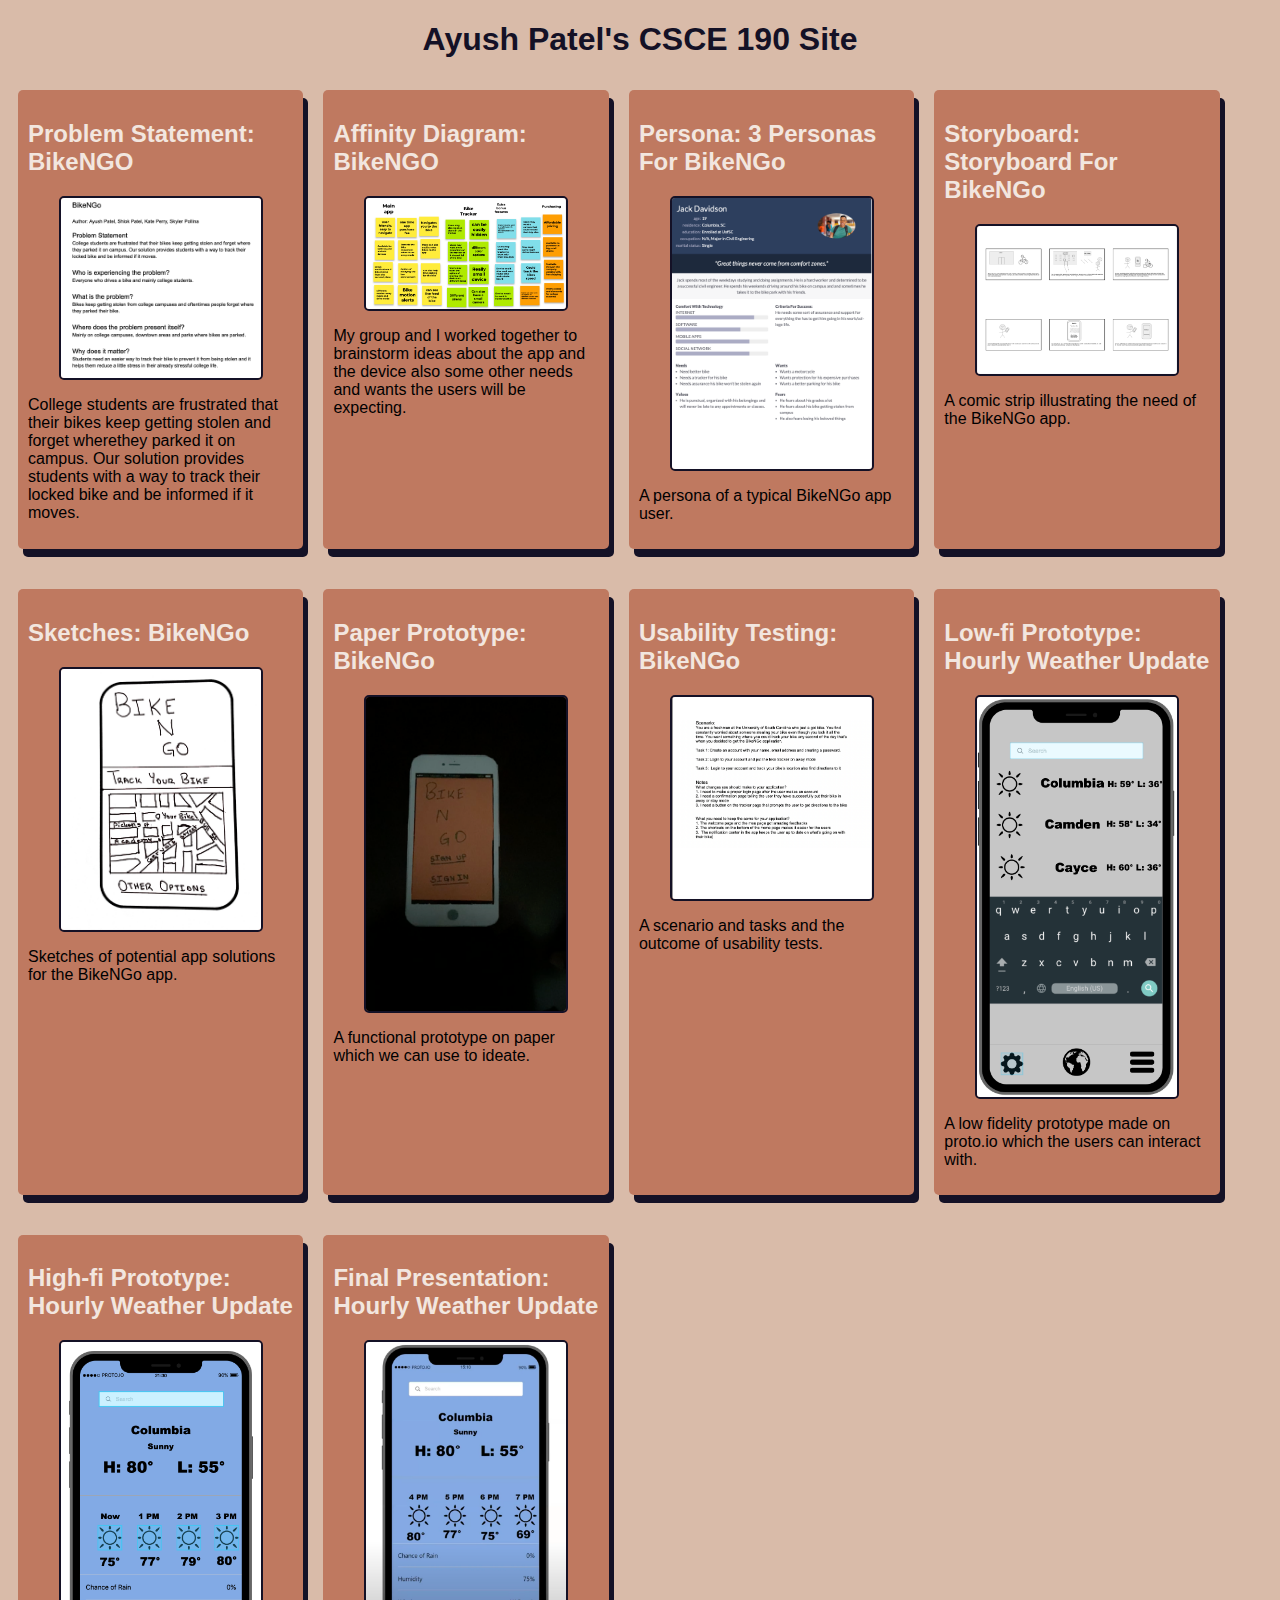
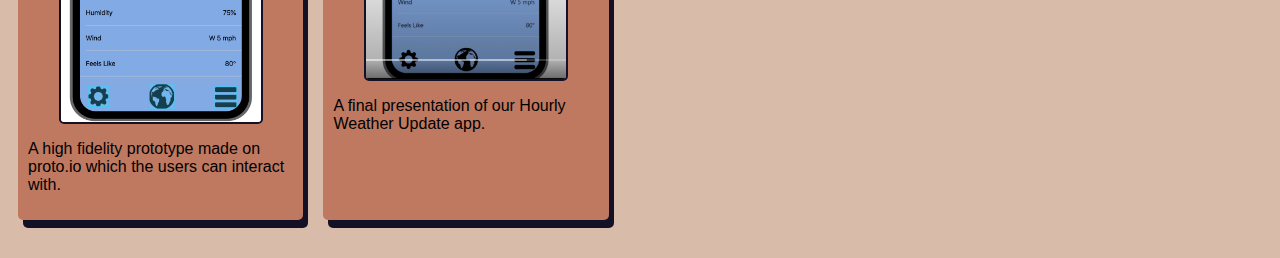
<file: index.html>
<!DOCTYPE html>
 <html>
    <head>
       <title>CSCE 190: Ayush Patel </title>
       <link rel= "stylesheet" href="styles.css">
    </head>
    <body>
        <h1>Ayush Patel's CSCE 190 Site</h1>
        <div class="assignments">
                <!-- Problem Statement Assignment-->
                <section class="assignment">
                <a href= "Files/Problem Statement- CSCE190.pdf"><h2>Problem Statement: BikeNGO</h2></a>
                <a href= "Files/Problem Statement- CSCE190.pdf"><img src="images/problem-statement.png"></a>
                <section class="ass-details">
                <p>
                College students are frustrated that their bikes keep getting stolen and forget wherethey parked it on campus. Our solution provides students with a way to track their locked bike and be informed if it moves.
                </p>
                </section>
                </section>

                <!-- Affinity Diagram Assignment-->
                <section class="assignment">
                <a href= "Files/AffinityDiagram.pdf"><h2>Affinity Diagram: BikeNGO</h2></a>
                <a href= "Files/AffinityDiagram.pdf"><img src="images/affinitydiagram.png"></a>
                <section class="ass-details">
                <p>
                My group and I worked together to brainstorm ideas about the app and the device also some other needs and wants the users will be expecting.
                </p>
                </section>
                </section>

                <!-- Persona Assignment-->
                <section class="assignment">
                <a href= "Files/Persona.pdf"><h2>Persona: 3 Personas For BikeNGo</h2></a>
                <a href= "Files/Persona.pdf"><img src="images/persona.png"></a>
                <section class="ass-details">
                <p>
                A persona of a typical BikeNGo app user.
                </p>
                </section>
                </section>

                <!-- Storyboard Assignment-->
                <section class="assignment">
                <a href= "Files/Storyboard.pdf"><h2>Storyboard: Storyboard For BikeNGo</h2></a>
                <a href= "Files/Storyboard.pdf"><img src="images/Storyboard.png"></a>
                <section class="ass-details">
                <p>
                A comic strip illustrating the need of the BikeNGo app.
                </p>
                </section>
                </section>

                <!-- Sketching Assignment-->
                <section class="assignment">
                <a href= "Files/Sketches.pdf"><h2>Sketches: BikeNGo</h2></a>
                <a href= "Files/Sketches.pdf"><img src="images/Sketches.png"></a>
                <section class="ass-details">
                <p>
                Sketches of potential app solutions for the BikeNGo app.
                </p>
                </section>
                </section>

                <!-- Paper Prototype Assignment-->
                <section class="assignment">
                <a href= "https://youtu.be/0XWALchjMVs"><h2>Paper Prototype: BikeNGo</h2></a>
                <a href= "https://youtu.be/0XWALchjMVs"><img src="images/paper-prototype.png"></a>
                <section class="ass-details">
                <p>
                A functional prototype on paper which we can use to ideate.
                </p>
                </section>
                </section>

                <!-- Usability Testing Assignment-->
                <section class="assignment">
                <a href= "Files/Usability-Testing.pdf"><h2>Usability Testing: BikeNGo</h2></a>
                <a href= "Files/Usability-Testing.pdf"><img src="images/Usability-testing.png"></a>
                <section class="ass-details">
                <p>
                A scenario and tasks and the outcome of usability tests.
                </p>
                </section>
                </section>

                <!-- Low-fi Prototype Assignment-->
                <section class="assignment">
                <a href= "Files/Lo-fi-prototype/index.html"><h2>Low-fi Prototype: Hourly Weather Update</h2></a>
                <a href= "Files/Lo-fi-prototype/index.html"><img src="images/lo-fi-prototype.png"></a>
                <section class="ass-details">
                <p>
                A low fidelity prototype made on proto.io which the users can interact with.
                </p>
                </section>
                </section>
                 
                <!-- High-fi Prototype Assignment-->
                <section class="assignment">
                <a href= "Files/HiFi-prototype/index.html"><h2>High-fi Prototype: Hourly Weather Update</h2></a>
                <a href= "Files/HiFi-prototype/index.html"><img src="images/hi-fi.png"></a>
               <section class="ass-details">
                <p>
                A high fidelity prototype made on proto.io which the users can interact with.
               </p>
               </section>
                </section>

                <!-- Hi-fi Prototype Presentation Assignment-->
                <section class="assignment">
               <a href= "https://youtu.be/MD1tGDlqOvk"><h2>Final Presentation: Hourly Weather Update</h2></a>
               <a href= "https://youtu.be/MD1tGDlqOvk"><img src="images/final-presentation.png"></a>
               <section class="ass-details">
               <p>
               A final presentation of our Hourly Weather Update app.
               </p>
               </section>
               </section>

      </div>
        
  </body>
 </html>
</file>
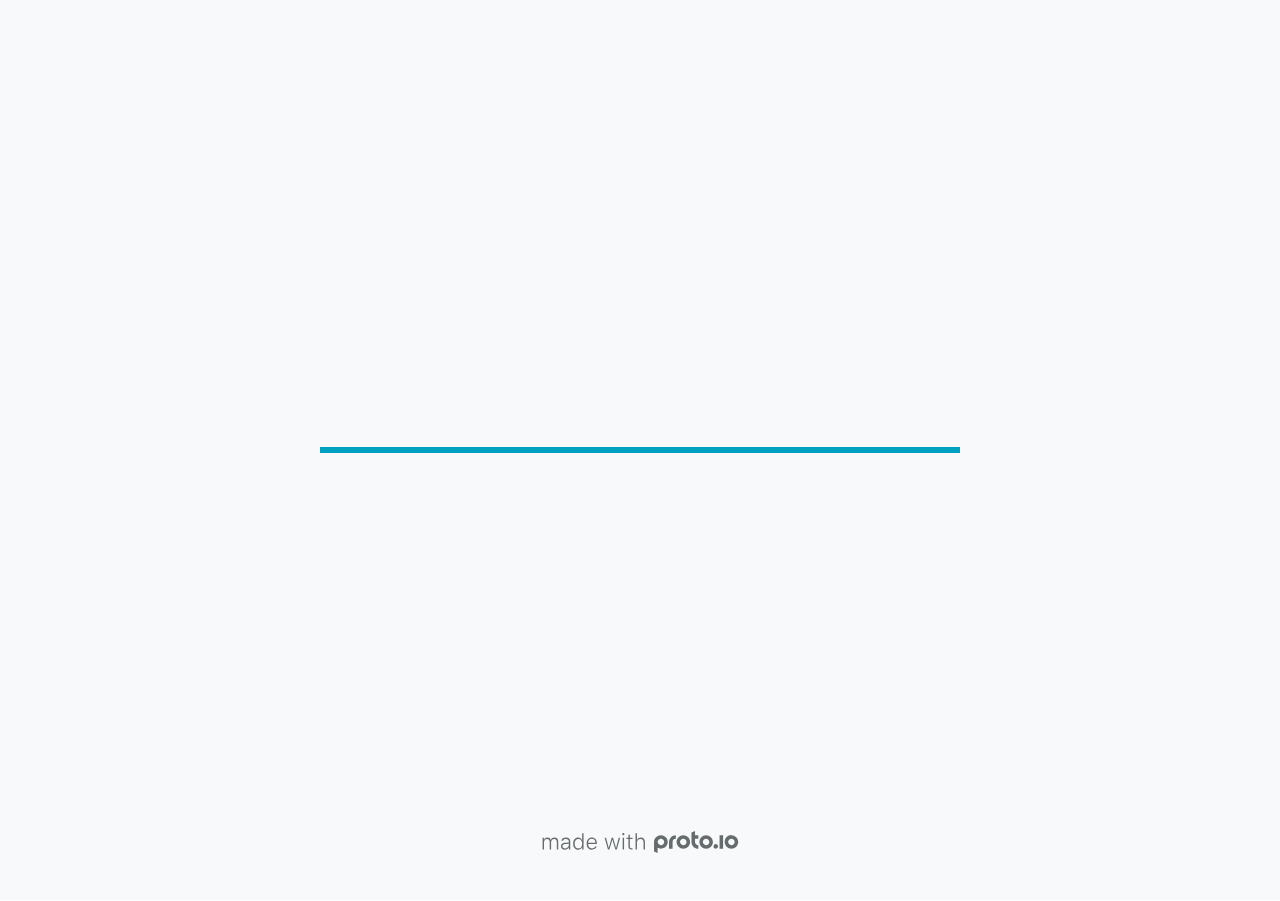
<file: Files/Lo-fi-prototype/index.html>
<!DOCTYPE HTML>
	<head>

		<meta charset="utf-8">

		<title>Hourly Weather Update App - Proto.io</title>

		
			<meta name="HandheldFriendly" content="True">
			<meta name="MobileOptimized" content="414"> 

			
			
			
			<meta name="viewport" content="minimum-scale=1.00, maximum-scale=1.00, initial-scale=1.00, user-scalable=no, shrink-to-fit=no" />

			
				<meta name="apple-mobile-web-app-capable" content="yes" />
				<meta name="apple-mobile-web-app-status-bar-style" content="black-translucent" />
			

			<meta name="format-detection" content="telephone=no">


			

            
            <link rel="icon" sizes="192x192" href="./assets/branding/android-icon-hires.png">
            <link rel="icon" sizes="128x128" href="./assets/branding/android-icon.png">

            
            <link href="./assets/branding/apple-touch-icon-retina180.png" sizes="180x180" rel="apple-touch-icon">

            
            <link href="./assets/branding/apple-touch-icon-retina.png" sizes="114x114" rel="apple-touch-icon">

            
            <link href="./assets/branding/apple-touch-icon.png" sizes="57x57" rel="apple-touch-icon">

            
            <link href="./assets/branding/startup.png" media="(device-width: 320px)" rel="apple-touch-startup-image">

            
            <link href="./assets/branding/startup-retina.png" media="(device-width: 320px) and (device-height: 480px) and (-webkit-device-pixel-ratio: 2)" rel="apple-touch-startup-image">

            
            <link href="./assets/branding/startup-568.png" media="(device-width: 320px) and (device-height: 568px) and (-webkit-device-pixel-ratio: 2)" rel="apple-touch-startup-image">

            
            <link href="./assets/branding/startup-retina-6.png" media="(device-width: 375px) and (device-height: 667px) and (orientation: portrait) and (-webkit-device-pixel-ratio: 2)" rel="apple-touch-startup-image">

            
            <link href="./assets/branding/startup-retina-6plus.png" media="(device-width: 414px) and (device-height: 736px) and (orientation: portrait) and (-webkit-device-pixel-ratio: 3)" rel="apple-touch-startup-image">

            
            <link href="./assets/branding/startup-retina-6plus-landscape.png" media="(device-width: 414px) and (device-height: 736px) and (orientation: landscape) and (-webkit-device-pixel-ratio: 3)" rel="apple-touch-startup-image">

            
            <link href="./assets/branding/startup-ipad.png" media="(device-width: 768px) and (orientation: portrait)" rel="apple-touch-startup-image">

            
            <link href="./assets/branding/startup-ipad-landscape.png" media="(device-width: 768px) and (orientation: landscape)" rel="apple-touch-startup-image">

            
            <link href="./assets/branding/startup-ipad-retina.png" media="(device-width: 768px) and (orientation: portrait) and (-webkit-device-pixel-ratio: 2)" rel="apple-touch-startup-image">

            
            <link href="./assets/branding/startup-ipad-landscape-retina.png" media="(device-width: 768px) and (orientation: landscape) and (-webkit-device-pixel-ratio: 2)" rel="apple-touch-startup-image">

            
            <link href="./assets/branding/startup-ipad-pro.png" media="(device-width: 1024px) and (orientation: portrait) and (-webkit-device-pixel-ratio: 2)" rel="apple-touch-startup-image">

            
            <link href="./assets/branding/startup-ipad-pro-landscape.png" media="(device-width: 1024px) and (orientation: landscape) and (-webkit-device-pixel-ratio: 2)" rel="apple-touch-startup-image">

			<meta http-equiv="cleartype" content="on"> 


			 
		    <script type="text/javascript" src="./scripts/plugins/jquery/jquery.js"></script>

			
				<link rel="stylesheet" href="./stylesheets/player-export.css" />
				<script type="text/javascript" src="./scripts/player-export.js"></script>
			

			
			<script type="text/javascript" src="./libraries/common/components.js"></script> 
			<link type="text/css" rel="Stylesheet" href="./libraries/common/components.1.00.css" /> 

			
					<script type="text/javascript" src="./libraries/generic2/components.js"></script> 
					<link type="text/css" rel="Stylesheet" href="./libraries/generic2/components.1.00.css" /> 
				
					<script type="text/javascript" src="./libraries/ios9/components.js"></script> 
					<link type="text/css" rel="Stylesheet" href="./libraries/ios9/components.1.00.css" /> 
				
				<script type="text/javascript" src="./data/data.js"></script> 
			

		<style>
			body { width: 414px; height: 896px; }
			.landscape, .landscape .prx-page { min-height: 414px; }
			.portrait, .portrait .prx-page { min-height: 896px; }
		</style>

		<script type="text/javascript">

			prx.ver = '6.6.59.0';
			prx.url.account = 'https://kurtpana.proto.io';
			prx.url.staticassets = 'https://gal.proto.io';
			prx.url.devices = 'https://dteyv52hbg2at.cloudfront.net/devices';
			prx.url.static = 'https://dteyv52hbg2at.cloudfront.net';
			prx.url.siteurl = 'proto.io';
			prx.url.crossmsg = 'https://kurtpana.proto.io';

			prx.nodejsassetsserver = {};
			prx.nodejsassetsserver.host = ".proto.io";
			prx.nodejsassetsserver.subdomainprefix = "https://at";
			prx.nodejsassetsserver.maxsubdomains = "20";

			prx.device_library = 'ios9';
			prx.devices[prx.device] = {
				name: prx.device
				,defaultOrientation: 'portrait'
				,portrait_applies: 1 //new
				,portrait: [414,896]
				,landscape_applies: 1 //new
				,landscape: [896,414]
				,allow_orientation_change: 1 //new
				,statusbar_skin: 'default' // new
				,statusbarheightportrait: 0
				,statusbarheightlandscape: 0
				,navigationbar_skin: 'default' //new
				,navigationbarheightportrait: 0
				,navigationbarheightlandscape: 0
				,normalportrait: [414,896]
				,normallandscape: [896,414]
				,device_s3bucket: '6a9e70ba-0e0c-41f6-ab20-45aaf591e647'
				,dpr: '1.00'
				,deviceType: "iphonex"
                ,showiPhoneXNotch: true
                ,hasCustomSkinNotch: false
				,appleWatchRoundedCorners: false
				,scrollType: "default"
				,initialscale: 1.00
				,targetdensitydpi: "device-dpi"
			}

			prx.projectsettings.id = 'e0b3412e-ea18-4b2f-ba97-5a58aefebe22';
			prx.projectsettings.s3b = 'kurtpana-1093352-proto';
			prx.projectsettings.account = 'kurtpana';
			prx.projectsettings.statusbar = '0'; 
			prx.projectsettings.statusbarapplies = '0';
			prx.projectsettings.navigationbar = '0';
			prx.projectsettings.navigationbarapplies = '0';
			prx.projectsettings.initialpageid = -1;
			
			
			prx.projectsettings.flashactions = 1;
			prx.projectsettings.gatrackingcode = '';

			prx.export2html = '1' == true;
			prx.mobPlayer = 0;

			prx.user.country = 'US';

			prx.s3Links = []; 
			var sLinkedAssets = [];
			

			prx.csrf_token = 'F43D2C4DC24CDF844D0BBC23CF4152612513E6829C98F1FF981A0919C006A929';

            

            
                            prx.assetsAccessToken = "eyJ0eXAiOiJKV1QiLCJhbGciOiJIUzI1NiJ9.eyJkIjp7InVpZCI6Ii0xIiwicHJvamVjdF9pZCI6ImUwYjM0MTJlLWVhMTgtNGIyZi1iYTk3LTVhNThhZWZlYmUyMiJ9LCJ2IjowLCJleHAiOjE2MDUwMzM2NTgsImlhdCI6MTYwNDg1MzY1OH0.V1mY8Rw4lxx0jkyyaSqAhTFCEndyIG9ELDdnYy5nIYM";

			prx.iniPlayer.iniPreLoad();

		</script>
	</head>

	

			<body class="player device-cursor-touch mobile-device-true " " id="mbd" >

				
					<div id='iphoneX-notch-player'>
						<span class="iphoneX-notch-corners"></span>
					</div>
				
				<div id="window-wrapper">
					<div id="dragarea"></div>
					<div id="statusbar"></div>
					<div id="underlay" style=""></div>

					<div class="prx-page" data-role="page" id="p-6" data-id="6"></div>
					
						<div class="prx-page" data-role="page" id="p-1" data-id="1"></div>
					
								<div class="prx-page" data-role="page" id="p-2" data-id="2"></div>
							
								<div class="prx-page" data-role="page" id="p-5" data-id="5"></div>
							
								<div class="prx-page" data-role="page" id="p-8" data-id="8"></div>
							
					<div id="navigationbar"></div>
					<div id="overlay"></div>
					<div id="trash"></div>
					<div id="quick-audios"></div>
				</div>

				 
			<div id="loader-wrapper">
				
				<div class="progress">
					<div class="progress-bar"></div>
				</div>
				<div id="poweredby"></div>
			</div>
			


			</body>
		

</html>
</file>
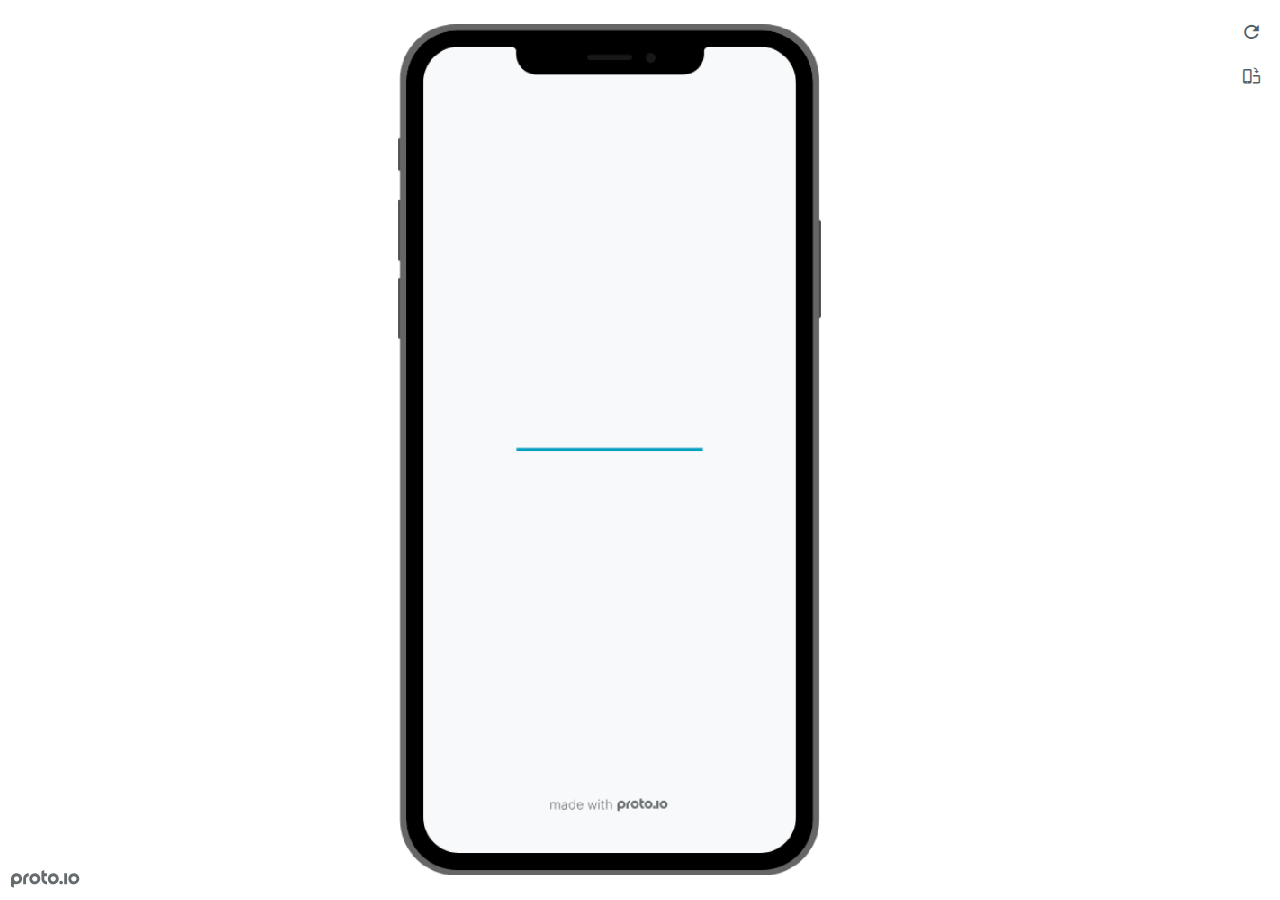
<file: Files/Lo-fi-prototype/frame.html>
<!DOCTYPE HTML>
    <head>
    <meta charset="utf-8">

    <title>Hourly Weather Update App - Proto.io player</title>

    

			<link type="text/css" rel="stylesheet" href="./stylesheets/preview-export-min.css">
			<script type="text/javascript" src="./scripts/preview-export-min.js"></script>

		

    <script type="text/javascript">
        var prx = window.prx || {};
        prx.orientation = 'portrait';
        prx.orientations = {};
        prx.orientations.portrait = 1;
        prx.orientations.landscape = 1;
        prx.project = {};
        prx.project.id = 'e0b3412e-ea18-4b2f-ba97-5a58aefebe22';
        prx.project.title = 'Hourly Weather Update App';
        prx.project.version = 0;
        prx.project.livepreview = 0;
        prx.project.account = "kurtpana";
        prx.activePage = {};
        prx.usercountry = "us";
        
            prx.user = false;
        
        prx.skin = 'apple-phone-iphoneX-1';
        prx.ver = '6.6.59.0';
        //prx.flashactions = 1;
		prx.flashactions = 1; //we are not using the DB value anymore

        prx.nodejsassetsserver = {};
        prx.nodejsassetsserver.host = ".proto.io";
        prx.nodejsassetsserver.subdomainprefix = "https://at";
        prx.nodejsassetsserver.maxsubdomains = "20";
        prx.account = "kurtpana";
        prx.browserShowScreenshots = 'true';
        prx.url.crossmsg = 'https://kurtpana.proto.io';
        prx.playerUrl = 'https://kurtpana.proto.io/player/';
        prx.spaces = false;
        prx.csrf_token = 'E91EF776B8584134EE978AFCE7711061139F40094C554867C5A4E1AC8A5F0D61';

        
    </script>

    

</head>


<body style="background-color:#FFFFFF">

    

    <div class="page-sidebar">
        
        <div class="sidebar-action-buttons">

            
                <span class="header-action-button player-icon-reload embed-icon-reload" id="refresh-preview">
                    <span class="tooltip">Refresh preview</span>
                </span>
                
                    <span  class="header-action-button player-icon-rotate embed-icon-rotate" id="change-orientation">
                        <span class="tooltip">Change orientation</span>
                    </span>
                

        </div>

    </div>

    <div id="maincontent" class="portrait">

        <div id="shortcut-pressed-outer">
            <div id="shortcut-pressed"></div>
        </div>
        

			<div class="frame_generic">
				
				<div class="body_generic skin_apple-phone-iphoneX-1 skin-wrapper skin-os-apple skin-device-phone skin-model-iphoneX skin-size-1 skin-color-black skin-orientation-portrait skin-dimensions-414-896">

					<div class="buttons top"></div>
					<div class="detail-top"></div>
					<div class="web-search"></div>
					<div class="buttons left"></div>

					<div class="body_generic_inner">
						
						<iframe id="pio-playerframe" src="index.html" scrolling="NO" style="width: 414px; height: 896px;" webkitAllowFullScreen mozallowfullscreen allowFullScreen allowvr allow="autoplay"></iframe>
						
                                <script type="text/javascript">
                                    // remove parameter from address bar immediately if no changes
                                    let url = new URL(window.location.href);
                                    url.searchParams.delete('hc');
									url.searchParams.delete('ap');
                                    window.history.replaceState({}, document.title, url.toString());
                                </script>
                            
					</div>

					<div class="buttons right"></div>
					<div class="detail-bottom"></div>
				</div>
				
			</div>
		
    </div>

    

    
            <div id="branding"></div>
        
</body>


<script type="text/javascript">
    
</script>
</html>
</file>
<file: styles.css>
body {
    background: #D9BBA9 ;
    font-family: Arial, Helvetica, sans-serif;

}

.assignments {
    display: flex;
    flex-wrap:wrap;

}

.assignment {
    width: 21%;
    padding: 10px;
    margin: 10px;
    margin-bottom: 30px;
    background: #BF7960;
    border-radius:5px;
    box-shadow: 5px 8px #141126 ;
}

.assignment img {
   
    width: 200px;
    border: 2px solid #141126;
    margin-right: 20px;
    border-radius:5px;
    display:block;
    margin:auto;
    
}

h1 {
    color: #141126;
    text-align: center;
}

a {
    text-decoration:none;
    color:#F2E6DF;
}

.assignment a:hover {
 color:  #141126;

}
</file>
<file: Files/Lo-fi-prototype/stylesheets/player-export.css>
/*!
 * 
 *                                                                       
 *                              ::;;;;                                   
 *    ::,,,,::    ::,,  ,,,,::::::11ii::,,::,,,,::      ::::,,::,,,,::   
 *  ,,111111ii,,::1111::111111ii::111111::111111ii,,    ii11,,ii111111,, 
 *  11ii::;;11;;ii11::iiii::;;11;;11ii::ii11::::11ii    ii11;;11;;::ii11 
 *  11;;  ::11ii11;;::11ii  ::11ii11ii,,iiii..  iiii    ii11;;11::  ;;11 
 *  1111;;ii11;;11;;,,ii11::ii11;;ii11;;;;11;;;;11;;;;;;ii11::11ii;;11ii 
 *  11111111;;::11;;  ::ii1111;;  ::ii11::ii1111ii::11ii;;11,,;;1111ii:: 
 *  11;;,,::  ,,::,,      ::,,        ::::  ::::    ,,,,::::    ::,,     
 *  ;;;;                                                                 
 *                                                                       
 *  Build: 11/4/2020, 11:04:57 AM
 */

/*!
 * Waves v0.5.5
 * http://fian.my.id/Waves
 *
 * Copyright 2014 Alfiana E. Sibuea and other contributors
 * Released under the MIT license
 * https://github.com/fians/Waves/blob/master/LICENSE
 */.mask-inner{position:relative;background-size:100% 100%;background-repeat:no-repeat}.mask-inner .mask-inner{transform:none!important}.mask-border .mborder,.mask-filter{height:100%;width:100%}.mask-border .mborder{border:1px solid hsla(0,0%,100%,.8);position:absolute;pointer-events:none}.mask-border .area-border{border:1px solid #00a1c0;left:0;top:0;position:absolute;transform-origin:0 0;box-sizing:border-box}.mask-border .mask-radius{width:100%;height:100%;overflow:hidden;position:absolute}.mask-border .mask-radius .mask-radius-border{position:relative;width:100%;height:100%;border:1px solid hsla(0,0%,100%,.8)}.mask-border.hide-handles .prx-resizable-handle{opacity:0;pointer-events:none!important}.mask-border.hide-handles .area-border{border:1px dashed #b4bcbf}.mask-wrapper{overflow:hidden;height:100%;pointer-events:none}.mask-wrapper.borderPos-inside{box-sizing:border-box}.mask-wrapper.borderPos-outside{width:100%;height:100%}.mask-wrapper.borderPos-outside .mask-inner{box-sizing:content-box}.mask-edit-mode-handles{pointer-events:none}.mask-edit-mode-handles.hide-handles .prx-resizable-handle,.mask-edit-mode-handles.hide-handles .prx-rotate-handle{opacity:0;pointer-events:none!important}.mask-edit-mode-handles.hide-handles .xborder{border-color:#b4bcbf!important}abbr,address,article,aside,audio,b,blockquote,body,caption,cite,code,dd,del,dfn,div,dl,dt,em,fieldset,figure,footer,form,h1,h2,h3,h4,h5,h6,header,hgroup,html,i,iframe,img,ins,kbd,label,legend,li,mark,menu,nav,object,ol,p,pre,q,samp,section,small,span,strong,sub,sup,table,tbody,td,tfoot,th,thead,time,tr,ul,var,video{margin:0;padding:0;border:0;outline:0;font-size:100%;background:transparent}article,aside,details,figcaption,figure,footer,header,hgroup,nav,section{display:block}audio,canvas,video{display:inline-block;*display:inline;*zoom:1}[hidden],audio:not([controls]){display:none}html{font-size:100%;-webkit-text-size-adjust:100%;-ms-text-size-adjust:100%}body{margin:0;font-size:13px}body,button,input,select,textarea{font-family:sans-serif;color:#222}a{color:#00e}a:visited{color:#551a8b}a:hover{color:#06e}a:focus{outline:thin dotted}a:active,a:hover{outline:0}abbr[title]{border-bottom:1px dotted}b,strong{font-weight:700}blockquote{margin:1em 40px}dfn{font-style:italic}hr{display:block;height:1px;border:0;border-top:1px solid #ccc;margin:1em 0;padding:0}ins{background:#ff9;text-decoration:none}ins,mark{color:#000}mark{background:#ff0;font-style:italic;font-weight:700}code,kbd,pre,samp{font-family:monospace,serif;_font-family:courier new,monospace;font-size:1em}pre{white-space:pre;white-space:pre-wrap;word-wrap:break-word}q{quotes:none}q:after,q:before{content:"";content:none}small{font-size:85%}sub,sup{font-size:75%;line-height:0;position:relative;vertical-align:baseline}sup{top:-.5em}sub{bottom:-.25em}ol,ul{margin:1em 0;padding:0 0 0 40px}dd{margin:0 0 0 40px}nav ol,nav ul{list-style:none;list-style-image:none;margin:0;padding:0}img{border:0;-ms-interpolation-mode:bicubic}svg:not(:root){overflow:hidden}figure,form{margin:0}fieldset{margin:0}fieldset,legend{border:0;padding:0}legend{*margin-left:-7px}button,input,select,textarea{font-size:100%;margin:0;vertical-align:baseline;*vertical-align:middle}button,input{line-height:normal;*overflow:visible}table button,table input{*overflow:auto}[role=button],button,input[type=button],input[type=reset],input[type=submit]{-webkit-appearance:button}input[type=checkbox],input[type=radio]{box-sizing:border-box;padding:0}input[type=search]{-webkit-appearance:textfield;-moz-box-sizing:content-box;-webkit-box-sizing:content-box;box-sizing:content-box}input[type=search]::-webkit-search-decoration{-webkit-appearance:none}button::-moz-focus-inner{border:0;padding:0}textarea{overflow:auto;vertical-align:top;resize:vertical}input:invalid,textarea:invalid{background-color:#f0dddd}table{border-collapse:collapse;border-spacing:0}td{vertical-align:top}.nocallout{-webkit-touch-callout:none}textarea[contenteditable]{-webkit-appearance:none}.gifhidden{position:absolute;left:-100%}.ir{display:block;border:0;text-indent:-999em;overflow:hidden;background-color:transparent;background-repeat:no-repeat;text-align:left;direction:ltr}.ir br{display:none}.hidden{display:none!important;visibility:hidden}.visuallyhidden{border:0;clip:rect(0 0 0 0);height:1px;margin:-1px;overflow:hidden;padding:0;position:absolute;width:1px}.visuallyhidden.focusable:active,.visuallyhidden.focusable:focus{clip:auto;height:auto;margin:0;overflow:visible;position:static;width:auto}.invisible{visibility:hidden}.clearfix:after,.clearfix:before{content:"";display:table}.clearfix:after{clear:both}.clearfix{*zoom:1}@media print{*{background:transparent!important;color:#000!important;text-shadow:none!important;filter:none!important;-ms-filter:none!important}a,a:visited{text-decoration:underline}a[href]:after{content:" (" attr(href) ")"}abbr[title]:after{content:" (" attr(title) ")"}.ir a:after,a[href^="#"]:after,a[href^="javascript:"]:after{content:""}blockquote,pre{border:1px solid #999;page-break-inside:avoid}thead{display:table-header-group}img,tr{page-break-inside:avoid}img{max-width:100%!important}@page{margin:.5cm}h2,h3,p{orphans:3;widows:3}h2,h3{page-break-after:avoid}}#eval-iframe{display:none}body{-webkit-appearance:none;-webkit-box-flex:1;-webkit-touch-callout:none;-webkit-tap-highlight-color:rgba(0,0,0,0)}*{-webkit-user-select:none;-khtml-user-select:none;-moz-user-select:-moz-none;-o-user-select:none;user-select:none}input,textarea{-webkit-user-select:text;-khtml-user-select:text;-moz-user-select:text;-o-user-select:text;user-select:text}#dragarea{font-family:Helvetica,Arial,sans-serif;text-align:left}.text{height:95%;overflow:auto}.wrap{overflow:hidden}.pos,.spos{position:absolute}.action-highlight{position:absolute;top:0;left:0;height:100%;width:100%;background:rgba(255,255,0,.5);background:rgba(64,208,255,.3);opacity:0;pointer-events:none;-webkit-transition:opacity .2s ease-in;transition:opacity .2s ease-in;border:2px solid #40c8f4;padding:3px;box-sizing:border-box}.action-highlight-simple-visible,.action-highlight-visible{opacity:1}#appModeNote{background-color:#333;border-top:5px solid #000;bottom:0;color:#f0f0f0;display:none;font-family:helvetica;left:0;padding:10px 0;position:fixed;text-align:center;width:100%}#appModeNote em{display:block;font-size:20px;font-weight:700;line-height:26px}#appModeNote span{display:block;font-size:14px;line-height:20px}.hidden{display:none}.prx-page.loadedFrom{display:block}.prx-page.loadedTo{z-index:999999}.prx-page.loadedTo-1{z-index:10000000}.prx-page.loadedTo-2{z-index:10000001}.prx-page.loadedTo-3{z-index:10000002}.prx-page.loadedTo-4{z-index:10000003}.prx-page.loadedTo-5{z-index:10000004}.prx-page.loadedTo-6{z-index:10000005}.prx-page.loadedTo-7{z-index:10000006}.prx-page.loadedTo-8{z-index:10000007}.prx-page.loadedTo-9{z-index:10000008}.prx-page.loadedTo-10{z-index:10000009}.prx-page.loadedTo-11{z-index:10000010}.prx-page.loadedTo-12{z-index:10000011}.prx-page.loadedTo-13{z-index:10000012}.prx-page.loadedTo-14{z-index:10000013}.prx-page.loadedTo-15{z-index:10000014}.prx-page.loadedTo-16{z-index:10000015}.prx-page.loadedTo-17{z-index:10000016}.prx-page.loadedTo-18{z-index:10000017}.prx-page.loadedTo-19{z-index:10000018}.prx-page.loadedTo-20{z-index:10000019}.prx-page.loadedTo-21{z-index:10000020}.prx-page.loadedTo-22{z-index:10000021}.prx-page.loadedTo-23{z-index:10000022}.prx-page.loadedTo-24{z-index:10000023}.prx-page.loadedTo-25{z-index:10000024}.prx-page.loadedTo-26{z-index:10000025}.prx-page.loadedTo-27{z-index:10000026}.prx-page.loadedTo-28{z-index:10000027}.prx-page.loadedTo-29{z-index:10000028}.prx-page.loadedTo-30{z-index:10000029}#navigationbar,#statusbar{background:transparent 0 0;display:block;width:100%;border:0;top:0;position:fixed;z-index:1}#loader-wrapper{background:#f8f9fa;height:100%;left:0;position:fixed;top:0;width:100%;z-index:99999;font-size:11px}#loader-wrapper .progress{position:absolute;top:50%;left:50%;transform:translate(-50%,-50%);-ms-transform:translate(-50%,-50%);-webkit-transform:translate(-50%,-50%);width:50%;height:4px;background-color:#ddd}#loader-wrapper .progress-bar{position:relative;width:0;height:4px;-webkit-transition:.4s linear;-moz-transition:.4s linear;-o-transition:.4s linear;transition:.4s linear;-webkit-transition-property:width,background-color;-moz-transition-property:width,background-color;-o-transition-property:width,background-color;transition-property:width,background-color}#loader-wrapper .progress-bar:before,.progress-bar:after{content:"";position:absolute;top:0;left:0;right:0}#loader-wrapper .progress-bar:before{bottom:0;background-color:#ddd}#loader-wrapper .progress-bar:after{z-index:2;bottom:0;background:#00a1c0}#loader-wrapper #app-icon{position:absolute;top:50%;left:50%;transform:translate(-50%,-150%);-ms-transform:translate(-50%,-150%);-webkit-transform:translate(-50%,-150%);width:114px;height:114px}#loader-wrapper #poweredby{position:absolute;bottom:5%;left:50%;transform:translate(-50%);-ms-transform:translate(-50%);-webkit-transform:translate(-50%);width:100%;height:16px;background-image:url(/images/player/player-logo.svg);background-repeat:no-repeat;background-position:top;background-size:auto 200%;z-index:99999}body{-moz-transition:opacity .3s linear;-o-transition:opacity .3s linear;-webkit-transition:opacity .3s linear;transition:opacity .3s linear}.reloading{background:#fff!important;opacity:0}@media (min-width:481px) and (max-width:1079px){#loader-wrapper .progress,#loader-wrapper .progress-bar{height:4px}}@media (min-width:1080px){#loader-wrapper #poweredby{height:24px}#loader-wrapper .progress,#loader-wrapper .progress-bar{height:6px}}@media (width:1280px) and (height:768px){#loader-wrapper .progress,#loader-wrapper .progress-bar{height:2px}}.pointer-events-none{pointer-events:none!important}body .prx-page{-webkit-trans1form:translate3d(0,0,0)}.prx-page .type-symbol .box{-w1ebkit-transform:translateZ(0)}html{background:transparent}body{background:#fff;overflow:hidden}body.mobile-device-true *{-webkit-text-size-adjust:100%}body.mobile-device-false *{-webkit-text-size-adjust:initial}#window-wrapper{width:100%;height:100%;overflow:hidden;position:relative}#dragarea{background:transparent;display:none}#overlay,#quick-audios,#trash,#underlay{position:absolute;top:0;left:0}#quick-audios,#trash{display:none}.visible{display:block!important}.iScrollHorizontalScrollbar,.iScrollVerticalScrollbar{z-index:auto!important}.overlay{position:fixed;left:0;right:0;bottom:0;top:0}.ui-mobile-viewport-transitioning,.ui-mobile-viewport-transitioning .prx-page{o1verflow:visible!important}.box[style*="z-index:0;"],.box[style*="z-index: 0;"]{z-index:auto!important}.box[data-mpoverlay="1"]{pos1ition:fixed}#temp-for-external-link{display:none}#dragarea,html{background:transparent!important}.hide{display:none!important}*{outline:none}.ghost-component,.ghost-component *,.ghost-component .box *{pointer-events:none!important}#statusbar{position:fixed!important}.prx-page{position:absolute;display:none}.prx-page.prx-page-active,.prx-page[class*=prx-page-transitioning-]{display:block}.prx-page[class*=prx-page-transitioning-]{overflow:hidden}.prx-page.prx-page-transitioning-overlay-in-source,.prx-page.prx-page-transitioning-overlay-out-target{overflow:visible}.prx-page.prx-page-below{z-index:10}.prx-page.prx-page-above{z-index:20}#overlay{z-index:30}.prx-page.prx-page-transition-flip,.prx-page.prx-page-transition-turn{-webkit-backface-visibility:hidden;-moz-backface-visibility:hidden;backface-visibility:hidden}.prx-page.prx-page-transition-turn{-webkit-transform:translateZ(0);-moz-transform:translateZ(0);-webkit-transform-origin:0 center;-moz-transform-origin:0 center;transform-origin:0 center;transform:translateZ(0)}.prx-page.prx-page-transition-flow:not(.prx-page-transition-flow-overlay),.prx-page.prx-page-transition-overlay-top{box-shadow:0 0 20px rgba(0,0,0,.4)}.prx-page-above.prx-page-transition-notificationInWatchOS{transition:background-color .45s ease-out}.prx-page-above.prx-page-transition-notificationInWatchOS.prx-page-transition-notificationInWatchOS-notification-in{background-color:transparent!important;transition:background-color 0s ease-out}.device-cursor-touch,.device-cursor-touch *{cursor:url(/images/player/touch-cursor-64.png) 32 32,default}.device-cursor-web,.device-cursor-web *{cursor:default}.device-cursor-web .delayedtap,.device-cursor-web .delayedtap *,.device-cursor-web .interaction-click,.device-cursor-web .interaction-click *,.device-cursor-web .interaction-tap,.device-cursor-web .interaction-tap *,.device-cursor-web .release,.device-cursor-web .release *,.device-cursor-web .touch,.device-cursor-web .touch *{cursor:pointer;cursor:hand}.device-cursor-web [data-component-type=text]{cursor:default}.device-cursor-web .move,.device-cursor-web .move *{cursor:move}.device-cursor-web input,.device-cursor-web textarea{cursor:text}.do-chrome-fix #window-wrapper{-webkit-perspective:1}.do-chrome-fix .pos{-webkit-backface-visibility:hidden;-webkit-transform:translateZ(0)}.do-chrome-fix *{-w1ebkit-transform:translateZ(0) scale(1) scaleX(1) skew(0deg,0deg) skewX(0deg) skewY(0deg) rotateX(0deg) rotateY(0deg) rotate(0deg)}.do-chrome-fix.dont-do-chrome-fix #window-wrapper{-webkit-perspective:none}.do-chrome-fix.dont-do-chrome-fix .pos{-webkit-backface-visibility:visible;-webkit-transform:none}.prx-page-transitioning:not(.prx-page-transitioning-overlay-in-source):not(.loadedFrom) [data-mpoverlay="1"]{display:none}#fps{position:fixed;z-index:9999;font-size:18px;top:20px;left:20px;background:rgba(0,0,0,.8);border-radius:6px;color:#fff;padding:3px 10px}#fps,.cbutton{pointer-events:none}.cbutton{position:absolute;display:inline-block;padding:0;border:none;background:none;color:#286aab;font-size:1.4em;overflow:visible;-webkit-transition:color .7s;transition:color .7s;-webkit-tap-highlight-color:rgba(0,0,0,0)}.cbutton.cbutton--click,.cbutton:focus{outline:none;color:#3c8ddc}.cbutton:after{position:absolute;width:100%;height:100%;border-radius:50%;content:"";opacity:0;pointer-events:none}.cbutton--effect-jelena:after{border:3px solid hsla(0,0%,82.7%,.7)}.cbutton--effect-jelena.cbutton--click:after{-webkit-animation:anim-effect-jelena .3s ease-out forwards;animation:anim-effect-jelena .3s ease-out forwards}@-webkit-keyframes anim-effect-jelena{0%{opacity:1;-webkit-transform:scale3d(.6,.6,1);transform:scale3d(.6,.6,1)}to{opacity:0;-webkit-transform:scale3d(1.2,1.2,1);transform:scale3d(1.2,1.2,1)}}@keyframes anim-effect-jelena{0%{opacity:1;-webkit-transform:scale3d(.5,.5,1);transform:scale3d(.5,.5,1)}to{opacity:0;-webkit-transform:scale3d(1.2,1.2,1);transform:scale3d(1.2,1.2,1)}}.cbutton--effect-sanja:after{background:hsla(0,0%,75.3%,.3)}.cbutton--effect-sanja.cbutton--click:after{-webkit-animation:anim-effect-sanja 1s ease-out forwards;animation:anim-effect-sanja 1s ease-out forwards}@-webkit-keyframes anim-effect-sanja{0%{opacity:1;-webkit-transform:scale3d(.5,.5,1);transform:scale3d(.5,.5,1)}25%{opacity:1;-webkit-transform:scaleX(1);transform:scaleX(1)}to{opacity:0;-webkit-transform:scaleX(1);transform:scaleX(1)}}@keyframes anim-effect-sanja{0%{opacity:1;-webkit-transform:scale3d(.5,.5,1);transform:scale3d(.5,.5,1)}25%{opacity:1;-webkit-transform:scaleX(1);transform:scaleX(1)}to{opacity:0;-webkit-transform:scaleX(1);transform:scaleX(1)}}#log{position:fixed;z-index:9999;font-size:24px;top:20px;right:20px;pointer-events:none}.watchOSscrollbars .iScrollVerticalScrollbar{position:fixed!important;width:12px!important;background-color:hsla(0,0%,100%,.3)!important;border-radius:8px!important;z-index:99999!important}.watchOSscrollbars .iScrollIndicator{background:#fff!important;border-radius:8px!important;left:2px!important;width:8px!important}.applewatch-rounded-corners{-webkit-clip-path:inset(0 0 0 0 round 63px);clip-path:inset(0 0 0 0 round 63px)}.group-action-prediv{position:absolute}.player .type-symbol.type-symbol-transparent .group-action-prediv{pointer-events:auto}.initialise-hidden-container{display:block!important;visibility:hidden!important}.a-enter-vr{height:0!important}.fullscreen-vr .prx-page{transform:none!important;position:fixed!important}

/*!
 * Waves v0.5.5
 * http://fian.my.id/Waves
 *
 * Copyright 2014 Alfiana E. Sibuea and other contributors
 * Released under the MIT license
 * https://github.com/fians/Waves/blob/master/LICENSE
 */.waves-effect{position:relative;overflow:hidden}.waves-effect.box{position:absolute}.waves-effect .waves-ripple{position:absolute;border-radius:50%;width:100px;height:100px;margin-top:-50px;margin-left:-50px;opacity:0;background-color:rgba(0,0,0,.2);pointer-events:none}.waves-effect.waves-light .waves-ripple{background-color:hsla(0,0%,100%,.4)}.waves-button,.waves-circle{-webkit-mask-image:-webkit-radial-gradient(circle,#fff 100%,#000 0);mask-image:radial-gradient(circle,#fff 100%,#000 0)}.waves-button,.waves-button-input,.waves-button:hover,.waves-button:link,.waves-button:visited{white-space:nowrap;vertical-align:middle;cursor:pointer;border:none;outline:none;color:inherit;background-color:transparent;font-size:14px;text-align:center;text-decoration:none;z-index:1}.waves-button{padding:10px 15px;border-radius:2px}.waves-button-input{margin:0;padding:10px 15px}.waves-input-wrapper{border-radius:2px;vertical-align:bottom}.waves-input-wrapper.waves-button{padding:0}.waves-input-wrapper .waves-button-input{position:relative;top:0;left:0;z-index:1}.waves-block{display:block}a.waves-effect .waves-ripple{z-index:-1}#loader-wrapper #poweredby{background-image:url(../images/player/player-logo.svg)!important}.device-cursor-touch,.device-cursor-touch *{cursor:url(../images/player/touch-cursor-64.png) 32 32,default!important}
</file>
<file: Files/Lo-fi-prototype/libraries/common/components.1.00.css>
.type-shapes .shape-wrapper{width:100%;height:100%;-moz-box-sizing:border-box;-webkit-box-sizing:border-box;box-sizing:border-box;background-clip:content-box}.type-shapes .shapes-text-container{position:absolute;top:0;left:0;right:0;display:table;width:100%;height:100%;text-align:center}.type-shapes .shapes-text-container>span{display:table-cell;vertical-align:middle}.type-shapes svg{overflow:visible}.player .type-symbol{overflow:hidden}.player .type-symbol.symbol-scroll{-webkit-perspective:1000}.player .type-symbol.type-symbol-transparent{pointer-events:none !important}.player .type-symbol.type-symbol-transparent .box{pointer-events:auto}.type-symbol.fullscreen{transform:none !important;width:100vw !important;height:100vh !important}.type-symbol>.type-symbol-hover-message,.type-symbol.ui-draggable-dragging:hover>.type-symbol-hover-message,.type-symbol.prx-resizable-resizing:hover>.type-symbol-hover-message{display:none;position:absolute;color:#fff;font-family:Helvetica, Arial, sans-serif !important;background:rgba(0,0,0,0.7);top:50%;left:50%;text-align:center;position:absolute;pointer-events:none;width:70px;height:30px;line-height:15px;font-size:10px !important;border-radius:3px;margin:-20px 0 0 -40px;padding:5px}.type-symbol:hover>.type-symbol-hover-message{display:block}.type-vrsymbol.fullscreen{transform:none !important;width:100vw !important;height:100vh !important}.type-vrsymbol.fullscreen canvas{width:100vw !important;height:100vh !important}.type-vrsymbol>.type-vrsymbol-hover-message,.type-vrsymbol.ui-draggable-dragging:hover>.type-vrsymbol-hover-message,.type-vrsymbol.prx-resizable-resizing:hover>.type-vrsymbol-hover-message{display:none;position:absolute;color:#fff;font-family:Helvetica, Arial, sans-serif !important;background:rgba(0,0,0,0.7);top:50%;left:50%;text-align:center;position:absolute;pointer-events:none;width:70px;height:30px;line-height:15px;font-size:10px !important;border-radius:3px;margin:-20px 0 0 -40px;padding:5px}.type-vrsymbol:hover>.type-vrsymbol-hover-message{display:block}.type-text.v2-text .text-contents{o1verflow:hidden;width:100%;height:100%}.type-text.v2-text.box [data-editableProperty]{word-wrap:break-word !important}.type-text .autoresize{white-space:nowrap}.player .type-text .autoResize-true{white-space:nowrap}.type-richtext p{margin:0;line-height:normal}.type-rectangle .inner-rec{position:absolute;width:100%;height:100%;-moz-box-sizing:border-box;-webkit-box-sizing:border-box;box-sizing:border-box;background-clip:content-box}.type-rectangle .shapes-image-background{top:0;left:0;width:100%;height:100%;position:absolute;background-position:center;background-repeat:no-repeat}.type-rectangle[data-shape-type="oval"] .shapes-image-background{border-radius:50%}.type-rectangle .shapes-text-container{display:table;width:100%;height:100%;text-align:center}.type-rectangle .shapes-text-container>span{display:table-cell;vertical-align:middle}.type-horizontalline .inner{width:100%;height:0}.type-verticalline .inner{width:0;height:100%}.type-actionarea .inner-rec{width:100%;height:100%}.type-actionarea .inner-rec div{width:100%;height:100%;background:#40C8F4;opacity:0.4;-moz-box-sizing:border-box;-webkit-box-sizing:border-box;box-sizing:border-box}.type-actionarea .inner-rec div:before{content:" ";display:block;position:absolute;top:50%;left:50%;width:24px;height:24px;margin:-12px 0 0 -12px}.player .type-actionarea .inner-rec div{background:transparent}.player .type-actionarea .inner-rec div:before{background-image:none}.type-image,.type-image .type-image-wrapper{background:0 0 repeat;background-size:100% 100%;width:100%;height:100%;background-clip:content-box}.type-image .type-image-wrapper.type-image-svg{background:center center no-repeat;background-size:contain}.type-image .type-image-wrapper img{display:none}.player .type-image .type-image-wrapper.gif img{display:block !important;width:1px;height:1px;opacity:0.1}.type-image.type-image-repeater,.type-image.type-image-repeater .type-image-wrapper{background-size:auto}.type-image .image-inner{width:100%;height:100%}.type-image .image-inner.borderPos-inside .type-image-wrapper{box-sizing:border-box;background-origin:border-box}.type-image .image-inner.borderPos-outside{display:-webkit-box;display:-moz-box;display:-ms-flexbox;display:-webkit-flex;display:flex;-moz-flex-flow:row;-ms-flex-flow:row;-webkit-flex-flow:row;flex-flow:row;-moz-box-orient:horizontal;-ms-box-orient:horizontal;-webkit-box-orient:horizontal;box-orient:horizontal;-ms-align-items:center;-webkit-align-items:center;align-items:center;-ms-box-align:center;-webkit-box-align:center;box-align:center;-ms-flex-align:center;-webkit-flex-align:center;flex-align:center;-ms-justify-content:center;-webkit-justify-content:center;justify-content:center;-ms-box-pack:center;-webkit-box-pack:center;box-pack:center;-ms-flex-pack:center;-webkit-flex-pack:center;flex-pack:center}.type-image .image-inner.borderPos-outside .type-image-wrapper{-ms-flex-shrink:0;-webkit-flex-shrink:0;flex-shrink:0;box-sizing:content-box}.type-image>.type-image-hover-message,.type-image.ui-draggable-dragging:hover>.type-image-hover-message,.type-image.prx-resizable-resizing:hover>.type-image-hover-message{display:none;position:absolute;color:#fff;font-family:Helvetica, Arial, sans-serif !important;background:rgba(0,0,0,0.7);top:50%;left:50%;text-align:center;position:absolute;pointer-events:none;width:70px;height:30px;line-height:15px;font-size:10px !important;border-radius:3px;margin:-20px 0 0 -40px;padding:5px}.type-image:hover>.type-image-hover-message{display:block}.type-placeholder .bg{position:absolute;width:100%;height:100%;-moz-box-sizing:border-box;-webkit-box-sizing:border-box;box-sizing:border-box}.type-placeholder .diagonal{border:0px solid transparent;position:absolute;-moz-box-sizing:border-box;-webkit-box-sizing:border-box;box-sizing:border-box}.type-placeholder .diagonal1{-moz-transform-origin:0 0;-webkit-transform-origin:0 0;-o-transform-origin:0 0;transform-origin:0 0}.type-placeholder .diagonal2{-moz-transform-origin:right top;-webkit-transform-origin:right top;-o-transform-origin:right top;transform-origin:right top}.type-placeholder .contents{width:100%;height:100%;display:-webkit-box;display:-moz-box;display:-ms-flexbox;display:-webkit-flex;display:flex;-ms-justify-content:center;-webkit-justify-content:center;justify-content:center;-ms-box-pack:center;-webkit-box-pack:center;box-pack:center;-ms-flex-pack:center;-webkit-flex-pack:center;flex-pack:center;-ms-align-items:center;-webkit-align-items:center;align-items:center;-ms-box-align:center;-webkit-box-align:center;box-align:center;-ms-flex-align:center;-webkit-flex-align:center;flex-align:center}.type-placeholder .contents>span{display:inline-block}.type-placeholder .contents span[data-editableproperty]:empty{padding:0}.type-webview .webview-scroll-wrapper{width:100%;height:100%;-webkit-overflow-scrolling:touch;overflow:auto}.type-webview iframe{width:100%;height:100%;border:none}.type-html iframe{width:100%;height:100%;overflow:hidden;border:none}.type-animationtarget{position:relative}.type-animationtarget.type-animatiotarget-fixed-positioning{position:absolute}.type-animationtarget .animationtarget-circle{-moz-box-sizing:border-box;-webkit-box-sizing:border-box;box-sizing:border-box;width:0;height:0;position:absolute;top:0;left:0;border-radius:50%;display:none}.type-animationtarget .animationtarget-vertical{position:absolute;top:0}.type-animationtarget .animationtarget-horizontal{position:absolute;top:0%;left:0}.player .type-animationtarget{opacity:0 !important;pointer-events:none !important}.type-bannerad .bannerad-outer{display:table;height:100%;width:100%}.type-bannerad .bannerad-inner{display:table-cell;position:relative;text-align:center;vertical-align:middle;width:100%;background-size:100% 100%}.type-tooltip .tooltip-content-wrapper{width:100%;height:100%;position:relative}.type-tooltip .tooltip-content-wrapper .tooltip-outer{position:absolute;overflow:hidden}.type-tooltip .tooltip-content-wrapper .tooltip{position:absolute;-moz-transform:rotate(45deg);-webkit-transform:rotate(45deg);transform:rotate(45deg);filter:progid:DXImageTransform.Microsoft.Matrix(sizingMethod='auto expand', M11=0.7071067811865476, M12=-0.7071067811865475, M21=0.7071067811865475, M22=0.7071067811865476);-ms-filter:"progid:DXImageTransform.Microsoft.Matrix(SizingMethod='auto expand', M11=0.7071067811865476, M12=-0.7071067811865475, M21=0.7071067811865475, M22=0.7071067811865476)";-moz-box-sizing:border-box;-webkit-box-sizing:border-box;box-sizing:border-box}.type-tooltip .tooltip-content-wrapper .tooltip-content-outer{position:absolute;width:100%;height:100%;-moz-box-sizing:border-box;-webkit-box-sizing:border-box;box-sizing:border-box}.type-tooltip .tooltip-content-wrapper .tooltip-content{width:100%;height:100%;overflow:hidden;padding:10px;-moz-box-sizing:border-box;-webkit-box-sizing:border-box;box-sizing:border-box}.type-tooltip.verticalAlignCenter .tooltip-content{display:-webkit-box;display:-moz-box;display:-ms-flexbox;display:-webkit-flex;display:flex;-ms-box-align:center;-webkit-box-align:center;box-align:center;-ms-flex-align:center;-webkit-flex-align:center;flex-align:center;-ms-align-items:center;-webkit-align-items:center;align-items:center}.type-tooltip.verticalAlignCenter .tooltip-content .tooltip-text{width:100%}.type-vectoranimation .type-vectoranimation-wrapper{width:100%;height:100%}.type-vectoranimation .bodymovin,.type-vectoranimation .bodymovin-player{width:100%;height:100%}.type-vectoranimation .vector-inner{width:100%;height:100%}.type-vectoranimation .vector-inner.borderPos-inside .type-vectoranimation-wrapper{box-sizing:border-box;background-origin:border-box;overflow:hidden}.type-vectoranimation .vector-inner.borderPos-outside{display:-webkit-box;display:-moz-box;display:-ms-flexbox;display:-webkit-flex;display:flex;-moz-flex-flow:row;-ms-flex-flow:row;-webkit-flex-flow:row;flex-flow:row;-moz-box-orient:horizontal;-ms-box-orient:horizontal;-webkit-box-orient:horizontal;box-orient:horizontal;-ms-align-items:center;-webkit-align-items:center;align-items:center;-ms-box-align:center;-webkit-box-align:center;box-align:center;-ms-flex-align:center;-webkit-flex-align:center;flex-align:center;-ms-justify-content:center;-webkit-justify-content:center;justify-content:center;-ms-box-pack:center;-webkit-box-pack:center;box-pack:center;-ms-flex-pack:center;-webkit-flex-pack:center;flex-pack:center}.type-vectoranimation .vector-inner.borderPos-outside .type-vectoranimation-wrapper{-ms-flex-shrink:0;-webkit-flex-shrink:0;flex-shrink:0;box-sizing:content-box}.type-vectoranimation>.type-vectoranimation-hover-message,.type-vectoranimation.ui-draggable-dragging:hover>.type-vectoranimation-hover-message,.type-vectoranimation.prx-resizable-resizing:hover>.type-vectoranimation-hover-message{display:none;position:absolute;color:#fff;font-family:Helvetica, Arial, sans-serif !important;background:rgba(0,0,0,0.7);top:50%;left:50%;text-align:center;position:absolute;pointer-events:none;width:70px;height:45px;line-height:15px;font-size:10px !important;border-radius:3px;margin:-27px 0 0 -40px;padding:5px}.type-vectoranimation:hover>.type-vectoranimation-hover-message{display:block}.type-basic-tabbar ul{margin:0;padding:0;list-style:none;height:100%}.type-basic-tabbar ul li{margin:0;padding:0;float:left;text-align:center;height:100%;position:relative}.type-basic-tabbar ul li:first-child{border-left:0 none !important}.type-basic-tabbar ul li input{display:none}.type-basic-tabbar ul li label{width:100%;height:100%;display:block}.type-basic-tabbar ul li label .icon-wrapper{width:100%;height:100%;display:block}.type-basic-tabbar ul li label .icon{height:100%;background-position:center center;background-repeat:no-repeat;background-size:auto 60%;-webkit-mask-size:auto 60%;mask-size:auto 60%;-webkit-mask-repeat:no-repeat;mask-repeat:no-repeat;-webkit-mask-position:center center;mask-position:center center}.type-basic-tabbar.type-basic-tabbar-icon-top ul li label .icon{height:75%}.type-basic-tabbar.type-basic-tabbar-icon-top ul li label .caption{display:inline-block;width:100%;height:25%;float:left}.type-generic-onoffswitch input[type=checkbox]{display:none}.type-generic-onoffswitch label{display:block;overflow:hidden}.type-generic-onoffswitch .onoffswitch-inner{width:200%;margin-left:-100%;-moz-transition:margin 0.3s ease-in 0s;-webkit-transition:margin 0.3s ease-in 0s;-ms-transition:margin 0.3s ease-in 0s;-o-transition:margin 0.3s ease-in 0s;transition:margin 0.3s ease-in 0s}.type-generic-onoffswitch input:checked+label .onoffswitch-inner{margin-left:0}.type-generic-onoffswitch .onoffswitch-inner div{float:left;width:50%;color:white;font-family:Trebuchet, Arial, sans-serif;font-weight:bold;-moz-box-sizing:border-box;-webkit-box-sizing:border-box;-ms-box-sizing:border-box;-o-box-sizing:border-box;box-sizing:border-box}.type-generic-onoffswitch .onoffswitch-inner .active{background-color:#2FCCFF;color:#FFFFFF}.type-generic-onoffswitch .onoffswitch-inner .inactive{background-color:#EEEEEE;color:#999999;text-align:right}.type-generic-onoffswitch .onoffswitch-switch{background:#FFFFFF;position:absolute;top:0;bottom:0;-moz-transition:right 0.3s ease-in 0s;-webkit-transition:right 0.3s ease-in 0s;-ms-transition:right 0.3s ease-in 0s;-o-transition:right 0.3s ease-in 0s;transition:right 0.3s ease-in 0s}.type-generic-onoffswitch input:checked+label .onoffswitch-switch{right:0px !important}.type-datetime #background{box-sizing:border-box;margin:0;padding:0;height:100%;overflow:hidden;display:-webkit-box;display:-moz-box;display:-ms-flexbox;display:-webkit-flex;display:flex;-ms-justify-content:center;-webkit-justify-content:center;justify-content:center;-ms-box-pack:center;-webkit-box-pack:center;box-pack:center;-ms-flex-pack:center;-webkit-flex-pack:center;flex-pack:center;-ms-align-items:center;-webkit-align-items:center;align-items:center;-ms-box-align:center;-webkit-box-align:center;box-align:center;-ms-flex-align:center;-webkit-flex-align:center;flex-align:center}.type-datetime #datetime{width:100%}.type-basic-button .basic-button-inner{height:100%;width:100%;-moz-box-sizing:border-box;box-sizing:border-box;display:-webkit-box;display:-moz-box;display:-ms-flexbox;display:-webkit-flex;display:flex;-ms-box-pack:center;-webkit-box-pack:center;box-pack:center;-ms-flex-pack:center;-webkit-flex-pack:center;flex-pack:center;-ms-align-items:center;-webkit-align-items:center;align-items:center;-ms-box-align:center;-webkit-box-align:center;box-align:center;-ms-flex-align:center;-webkit-flex-align:center;flex-align:center;-moz-flex-flow:row;-ms-flex-flow:row;-webkit-flex-flow:row;flex-flow:row;-moz-box-orient:horizontal;-ms-box-orient:horizontal;-webkit-box-orient:horizontal;box-orient:horizontal;-ms-align-items:center;-webkit-align-items:center;align-items:center;-ms-box-align:center;-webkit-box-align:center;box-align:center;-ms-flex-align:center;-webkit-flex-align:center;flex-align:center}.type-basic-button .basic-button-icon{height:50%}.type-basic-button .basic-button-icon img{height:50%;vertical-align:middle}.type-basic-slider .slider-bar{position:absolute;top:50%;width:100%}.type-basic-slider .slider-bar-filled{height:100%}.type-basic-slider .slider-button{display:block;position:absolute;top:0;bottom:0}#iphoneX-notch-player{display:none}#iphoneX-notch,#iphoneX-notch-player{background:#000000;position:absolute;z-index:9999999;pointer-events:none}#iphoneX-notch:before,#iphoneX-notch:after,#iphoneX-notch-player:before,#iphoneX-notch-player:after{content:'';display:block;background-color:#191919;position:absolute}#iphoneX-notch:after,#iphoneX-notch-player:after{border-radius:50%}#iphoneX-notch.portrait,#iphoneX-notch.portrait-p,#iphoneX-notch-player.portrait,#iphoneX-notch-player.portrait-p{left:50%;transform:translateX(-50%)}#iphoneX-notch.portrait:before,#iphoneX-notch.portrait-p:before,#iphoneX-notch-player.portrait:before,#iphoneX-notch-player.portrait-p:before{left:50%;transform:translateX(-50%)}#iphoneX-notch.portrait-p,#iphoneX-notch-player.portrait-p{display:block !important}#iphoneX-notch.landscape,#iphoneX-notch.landscape-p,#iphoneX-notch-player.landscape,#iphoneX-notch-player.landscape-p{top:50%;left:0;transform:translateY(-50%)}#iphoneX-notch.landscape:before,#iphoneX-notch.landscape-p:before,#iphoneX-notch-player.landscape:before,#iphoneX-notch-player.landscape-p:before{top:50%;transform:translateY(-50%)}#iphoneX-notch.landscape .iphoneX-notch-corners:before,#iphoneX-notch.landscape .iphoneX-notch-corners:after,#iphoneX-notch.landscape-p .iphoneX-notch-corners:before,#iphoneX-notch.landscape-p .iphoneX-notch-corners:after,#iphoneX-notch-player.landscape .iphoneX-notch-corners:before,#iphoneX-notch-player.landscape .iphoneX-notch-corners:after,#iphoneX-notch-player.landscape-p .iphoneX-notch-corners:before,#iphoneX-notch-player.landscape-p .iphoneX-notch-corners:after{left:auto;top:auto;right:auto}#iphoneX-notch.landscape-p-minus90,#iphoneX-notch-player.landscape-p-minus90{display:block !important;top:50%;right:0 !important;transform:translateY(-50%) rotate(180deg) !important}#iphoneX-notch.landscape-p-minus90:before,#iphoneX-notch-player.landscape-p-minus90:before{top:50%;transform:translateY(-50%)}#iphoneX-notch.landscape-p-minus90 .iphoneX-notch-corners:before,#iphoneX-notch.landscape-p-minus90 .iphoneX-notch-corners:after,#iphoneX-notch-player.landscape-p-minus90 .iphoneX-notch-corners:before,#iphoneX-notch-player.landscape-p-minus90 .iphoneX-notch-corners:after{left:auto;top:auto;right:auto}#iphoneX-notch.landscape-p,#iphoneX-notch-player.landscape-p{display:block !important}#iphoneX-notch .iphoneX-notch-corners,#iphoneX-notch-player .iphoneX-notch-corners{width:100%;height:100%;display:block}#iphoneX-notch .iphoneX-notch-corners:before,#iphoneX-notch .iphoneX-notch-corners:after,#iphoneX-notch-player .iphoneX-notch-corners:before,#iphoneX-notch-player .iphoneX-notch-corners:after{content:" ";display:block;position:absolute;top:0;background-position:0 0;background-repeat:no-repeat}#dragarea,.timeline-dragarea{font-size:16px}.type-richtext{font-size:12px !important}.type-richtext .fr-element{font-size:12px !important;f1ont-family:'Arial,sans-serif'}.type-basic-button.generic .basic-button-inner{padding:0px 10px}.type-basic-button.generic .basic-button-icon,.type-basic-button.generic .basic-button-text{margin:0px 6px}.type-placeholder .bg{border:5px solid #999}.type-placeholder .diagonal1{left:2px}.type-placeholder .diagonal2{right:2px}.type-placeholder .contents>span{margin:0 1px}.type-placeholder .contents span[data-editableproperty]{padding:5px}.type-placeholder .contents span[data-editableproperty] textarea{margin-left:-5px}.type-animationtarget .animationtarget-circle{border:2px solid #09c}.type-animationtarget .animationtarget-vertical{border-left:2px solid #09c;height:24px;margin-top:-4px}.type-animationtarget .animationtarget-horizontal{border-top:2px solid #09c;width:24px;margin-left:-4px}.type-tooltip .tooltip-content-wrapper .tooltip{width:40px;height:40px}.type-tooltip .tooltip-content-wrapper .tooltip-content{padding:10px}.type-basic-tabbar.type-basic-tabbar-icon-top ul li label .caption{margin-top:-5px}.type-generic-onoffswitch label{border:2px solid #999;border-radius:20px}.type-generic-onoffswitch .onoffswitch-inner div{padding:0px 10px;line-height:30px}.type-generic-onoffswitch .onoffswitch-switch{width:32px;border:2px solid #999;border-radius:20px;right:56px;margin:-1px}#iphoneX-notch:before,#iphoneX-notch-player:before{border-radius:6px}#iphoneX-notch:after,#iphoneX-notch-player:after{width:11px;height:11px}#iphoneX-notch.portrait,#iphoneX-notch.portrait-p,#iphoneX-notch-player.portrait,#iphoneX-notch-player.portrait-p{width:210px;height:30px;border-radius:0 0 22px 22px}#iphoneX-notch.portrait:before,#iphoneX-notch.portrait-p:before,#iphoneX-notch-player.portrait:before,#iphoneX-notch-player.portrait-p:before{width:50px;height:6px;top:6px}#iphoneX-notch.portrait:after,#iphoneX-notch.portrait-p:after,#iphoneX-notch-player.portrait:after,#iphoneX-notch-player.portrait-p:after{top:4px;right:54px}#iphoneX-notch.landscape,#iphoneX-notch.landscape-p,#iphoneX-notch.landscape-p-minus90,#iphoneX-notch-player.landscape,#iphoneX-notch-player.landscape-p,#iphoneX-notch-player.landscape-p-minus90{width:30px;height:210px;border-radius:0 22px 22px 0}#iphoneX-notch.landscape:before,#iphoneX-notch.landscape-p:before,#iphoneX-notch.landscape-p-minus90:before,#iphoneX-notch-player.landscape:before,#iphoneX-notch-player.landscape-p:before,#iphoneX-notch-player.landscape-p-minus90:before{width:6px;height:50px;left:6px}#iphoneX-notch.landscape:after,#iphoneX-notch.landscape-p:after,#iphoneX-notch.landscape-p-minus90:after,#iphoneX-notch-player.landscape:after,#iphoneX-notch-player.landscape-p:after,#iphoneX-notch-player.landscape-p-minus90:after{left:4px;top:54px}#iphoneX-notch .iphoneX-notch-corners,#iphoneX-notch-player .iphoneX-notch-corners{width:100%;height:100%}#iphoneX-notch .iphoneX-notch-corners:before,#iphoneX-notch .iphoneX-notch-corners:after,#iphoneX-notch-player .iphoneX-notch-corners:before,#iphoneX-notch-player .iphoneX-notch-corners:after{width:6px;height:6px}#iphoneX-notch .iphoneX-notch-corners:before,#iphoneX-notch-player .iphoneX-notch-corners:before{left:-6px;background-image:radial-gradient(circle at 0 100%, transparent 6px, #000 7px)}#iphoneX-notch .iphoneX-notch-corners:after,#iphoneX-notch-player .iphoneX-notch-corners:after{right:-6px;background-image:radial-gradient(circle at 100% 100%, transparent 6px, #000 7px)}#iphoneX-notch.landscape .iphoneX-notch-corners:before,#iphoneX-notch.landscape-p .iphoneX-notch-corners:before,#iphoneX-notch-player.landscape .iphoneX-notch-corners:before,#iphoneX-notch-player.landscape-p .iphoneX-notch-corners:before{top:-6px;background-image:radial-gradient(circle at 100% 0, transparent 6px, #000 7px)}#iphoneX-notch.landscape .iphoneX-notch-corners:after,#iphoneX-notch.landscape-p .iphoneX-notch-corners:after,#iphoneX-notch-player.landscape .iphoneX-notch-corners:after,#iphoneX-notch-player.landscape-p .iphoneX-notch-corners:after{bottom:-6px;background-image:radial-gradient(circle at 100% 100%, transparent 6px, #000 7px)}a-scene.round-corners-device .a-enter-vr{margin-right:10px}.type-basic-segmentedcontrol .icon{margin:5px}
</file>
<file: Files/Lo-fi-prototype/libraries/generic2/components.1.00.css>
.type-basic-checkbox label{display:-webkit-box;display:-moz-box;display:-ms-flexbox;display:-webkit-flex;display:flex;-ms-align-items:top;-webkit-align-items:top;align-items:top;-ms-box-align:top;-webkit-box-align:top;box-align:top;-ms-flex-align:top;-webkit-flex-align:top;flex-align:top;height:100%;width:100%}.type-basic-checkbox label .basic-checkbox-text{word-wrap:break-word}.type-basic-checkbox label .basic-checkbox-inner{position:absolute;-moz-box-sizing:border-box;box-sizing:border-box;display:-webkit-box;display:-moz-box;display:-ms-flexbox;display:-webkit-flex;display:flex;-ms-align-items:center;-webkit-align-items:center;align-items:center;-ms-box-align:center;-webkit-box-align:center;box-align:center;-ms-flex-align:center;-webkit-flex-align:center;flex-align:center;-moz-box-orient:horizontal;-ms-box-orient:horizontal;-webkit-box-orient:horizontal;box-orient:horizontal;-ms-justify-content:center;-webkit-justify-content:center;justify-content:center;-ms-box-pack:center;-webkit-box-pack:center;box-pack:center;-ms-flex-pack:center;-webkit-flex-pack:center;flex-pack:center}.type-basic-checkbox input{display:none}.type-basic-checkbox label .basic-checkbox-icon{display:none;height:50%}.type-basic-checkbox input:checked+label .basic-checkbox-inner .basic-checkbox-icon{display:block}.type-basic-searchbar input,.type-basic-searchbar .basic-searchbar-faux-input{-moz-box-sizing:border-box;-webkit-box-sizing:border-box;box-sizing:border-box;height:100%;width:100%;border:medium none;-webkit-appearance:none;-moz-appearance:none;appearance:none}.type-basic-searchbar .basic-searchbar-faux-input{overflow:hidden}.type-basic-searchbar.box.current-component [data-editableProperty] textarea{height:100% !important;vertical-align:initial}.type-basic-searchbar .basic-searchbar-icon{background:center center no-repeat;background-size:contain;display:block;height:100%}.type-basic-searchbar .basic-searchbar-icon-faux{height:100%}.type-basic-searchbar .basic-searchbar-icon-erase{height:40%;background:center center no-repeat;background-size:contain;visibility:hidden}.type-basic-searchbar input,.type-basic-searchbar .basic-searchbar-faux-input{background-color:transparent}.type-basic-searchbar input:valid+.basic-searchbar-input-overlay,.type-basic-searchbar input:focus+.basic-searchbar-input-overlay,.type-basic-searchbar .basic-searchbar-faux-input:not(:empty)+.basic-searchbar-faux-input-overlay{-ms-flex-line-pack:start;-webkit-flex-line-pack:start;align-flex-line-pack:start;-ms-align-content:flex-start;-webkit-align-content:flex-start;align-content:flex-start;-ms-box-pack:start;-webkit-box-pack:start;box-pack:start;-ms-flex-pack:start;-webkit-flex-pack:start;flex-pack:start;-ms-justify-content:flex-start;-webkit-justify-content:flex-start;justify-content:flex-start}.type-basic-searchbar input:valid ~ .basic-searchbar-icon-erase{visibility:visible}.type-basic-searchbar .basic-searchbar-faux-input:not(:empty) ~ .basic-searchbar-icon-erase{visibility:visible}.type-basic-searchbar .basic-searchbar-faux-input:not(:empty)+.basic-searchbar-faux-input-overlay .placeholder-input{display:none}.type-basic-searchbar input:invalid{box-shadow:none}.type-basic-searchbar .basic-searchbar-input-overlay,.type-basic-searchbar .basic-searchbar-faux-input-overlay{width:100%;height:100%;position:absolute;left:0;top:0;pointer-events:none;display:-webkit-box;display:-moz-box;display:-ms-flexbox;display:-webkit-flex;display:flex;-ms-box-align:center;-webkit-box-align:center;box-align:center;-ms-flex-align:center;-webkit-flex-align:center;flex-align:center;-ms-align-items:center;-webkit-align-items:center;align-items:center;-ms-box-pack:center;-webkit-box-pack:center;box-pack:center;-ms-flex-pack:center;-webkit-flex-pack:center;flex-pack:center;-ms-justify-content:center;-webkit-justify-content:center;justify-content:center}.type-basic-searchbar.textAlign-left .basic-searchbar-input-overlay,.type-basic-searchbar.textAlign-left .basic-searchbar-faux-input-overlay{-ms-box-pack:start;-webkit-box-pack:start;box-pack:start;-ms-flex-pack:start;-webkit-flex-pack:start;flex-pack:start;-ms-justify-content:flex-start;-webkit-justify-content:flex-start;justify-content:flex-start}.type-basic-searchbar.textAlign-right input:valid+.basic-searchbar-input-overlay,.type-basic-searchbar.textAlign-right input:focus+.basic-searchbar-input-overlay,.type-basic-searchbar.textAlign-right .basic-searchbar-faux-input:not(:empty)+.basic-searchbar-faux-input-overlay{-ms-flex-line-pack:justify;-webkit-flex-line-pack:justify;align-flex-line-pack:justify;-ms-align-content:space-between;-webkit-align-content:space-between;align-content:space-between;-ms-box-pack:justify;-webkit-box-pack:justify;box-pack:justify;-ms-flex-pack:justify;-webkit-flex-pack:justify;flex-pack:justify;-ms-justify-content:space-between;-webkit-justify-content:space-between;justify-content:space-between}.type-basic-searchbar.textAlign-right .basic-searchbar-input-overlay,.type-basic-searchbar.textAlign-right .basic-searchbar-faux-input-overlay{-ms-box-pack:justify;-webkit-box-pack:justify;box-pack:justify;-ms-flex-pack:justify;-webkit-flex-pack:justify;flex-pack:justify;-ms-justify-content:space-between;-webkit-justify-content:space-between;justify-content:space-between}.type-basic-searchbar .basic-searchbar-input-flex{width:100%;height:100%;position:absolute;-moz-box-sizing:border-box;-webkit-box-sizing:border-box;box-sizing:border-box;display:-webkit-box;display:-moz-box;display:-ms-flexbox;display:-webkit-flex;display:flex;-ms-box-align:center;-webkit-box-align:center;box-align:center;-ms-flex-align:center;-webkit-flex-align:center;flex-align:center;-ms-align-items:center;-webkit-align-items:center;align-items:center;-ms-box-pack:start;-webkit-box-pack:start;box-pack:start;-ms-flex-pack:start;-webkit-flex-pack:start;flex-pack:start;-ms-justify-content:flex-start;-webkit-justify-content:flex-start;justify-content:flex-start}.type-basic-searchbar .basic-searchbar-input-flex .basic-searchbar-icon,.type-basic-searchbar .basic-searchbar-input-flex .basic-searchbar-icon-faux{-ms-flex-grow:0;-webkit-flex-grow:0;flex-grow:0;-ms-flex-shrink:0;-webkit-flex-shrink:0;flex-shrink:0}.type-basic-select .basic-select-contextmenu{display:none;position:absolute;min-width:75%;box-sizing:border-box}.type-basic-select.current-component .basic-select-contextmenu{display:block}.type-basic-select .basic-select-item{position:relative;white-space:nowrap;display:-webkit-box;display:-moz-box;display:-ms-flexbox;display:-webkit-flex;display:flex;-ms-flex-direction:row;-moz-flex-direction:row;-webkit-flex-direction:row;flex-direction:row}.type-basic-select .basic-select-item .error-msg{-ms-align-self:center;-webkit-align-self:center;align-self:center;-ms-flex-item-align:center;-webkit-flex-item-align:center;flex-item-align:center;width:100%}.type-basic-select .basic-select-item .image{-ms-align-self:center;-webkit-align-self:center;align-self:center;-ms-flex-item-align:center;-webkit-flex-item-align:center;flex-item-align:center;display:-webkit-box;display:-moz-box;display:-ms-flexbox;display:-webkit-flex;display:flex;-ms-justify-content:center;-webkit-justify-content:center;justify-content:center;-ms-box-pack:center;-webkit-box-pack:center;box-pack:center;-ms-flex-pack:center;-webkit-flex-pack:center;flex-pack:center}.type-basic-select .basic-select-item .image img{-ms-align-self:center;-webkit-align-self:center;align-self:center;-ms-flex-item-align:center;-webkit-flex-item-align:center;flex-item-align:center;display:none}.type-basic-select .basic-select-item.active img{display:block}.type-basic-select .select-trigger{overflow:hidden;height:100%;-moz-box-sizing:border-box;-webkit-box-sizing:border-box;box-sizing:border-box;text-overflow:ellipsis}.type-basic-select .select-trigger-icon{height:100%;float:right;background:center center no-repeat;background-size:50%}.type-basic-dropdown.position-dropdown-flex-end .basic-dropdown-wrapper{-ms-justify-content:flex-end;-webkit-justify-content:flex-end;justify-content:flex-end;-ms-box-pack:end;-webkit-box-pack:end;box-pack:end;-ms-flex-pack:end;-webkit-flex-pack:end;flex-pack:end}.type-basic-dropdown.position-dropdown-center .basic-dropdown-wrapper{-ms-justify-content:center;-webkit-justify-content:center;justify-content:center;-ms-box-pack:center;-webkit-box-pack:center;box-pack:center;-ms-flex-pack:center;-webkit-flex-pack:center;flex-pack:center}.type-basic-dropdown.position-dropdown-flex-start .basic-dropdown-wrapper{-ms-justify-content:flex-start;-webkit-justify-content:flex-start;justify-content:flex-start;-ms-box-pack:start;-webkit-box-pack:start;box-pack:start;-ms-flex-pack:start;-webkit-flex-pack:start;flex-pack:start}.type-basic-dropdown .basic-dropdown-wrapper{display:-webkit-box;display:-moz-box;display:-ms-flexbox;display:-webkit-flex;display:flex}.type-basic-dropdown .basic-dropdown-contextmenu{display:none}.type-basic-dropdown.current-component .basic-dropdown-contextmenu{display:block}.type-basic-dropdown .basic-dropdown-item{position:relative;white-space:nowrap}.type-basic-dropdown .dropdown-trigger{overflow:hidden;height:100%;-moz-box-sizing:border-box;-webkit-box-sizing:border-box;box-sizing:border-box;display:-webkit-box;display:-moz-box;display:-ms-flexbox;display:-webkit-flex;display:flex;-ms-flex-wrap:nowrap;-moz-flex-wrap:nowrap;-webkit-flex-wrap:nowrap;flex-wrap:nowrap;-ms-justify-content:space-between;-webkit-justify-content:space-between;justify-content:space-between;-ms-box-pack:justify;-webkit-box-pack:justify;box-pack:justify;-ms-flex-pack:justify;-webkit-flex-pack:justify;flex-pack:justify}.type-basic-dropdown .basic-dropdown-active-value{overflow:hidden;text-overflow:ellipsis;white-space:nowrap;display:block;min-width:1px;-ms-flex-grow:99999;-webkit-flex-grow:99999;flex-grow:99999}.type-basic-dropdown .dropdown-trigger-icon{height:100%;-ms-flex-grow:1;-webkit-flex-grow:1;flex-grow:1;display:-webkit-box;display:-moz-box;display:-ms-flexbox;display:-webkit-flex;display:flex;-ms-align-items:center;-webkit-align-items:center;align-items:center}.type-basic-dropdown .dropdown-trigger-icon img{width:auto;height:60%}.type-basic-dropdown iframe.fr-iframe{width:100%}.type-basic-radiobutton label{display:-webkit-box;display:-moz-box;display:-ms-flexbox;display:-webkit-flex;display:flex;-ms-align-items:top;-webkit-align-items:top;align-items:top;-ms-box-align:top;-webkit-box-align:top;box-align:top;-ms-flex-align:top;-webkit-flex-align:top;flex-align:top}.type-basic-radiobutton .bordered-circle{box-sizing:border-box;border-radius:50%;border-style:solid;position:relative}.type-basic-radiobutton .bordered-circle .circle{top:50%;left:50%;display:none;box-sizing:border-box;border-radius:50%;background-clip:content-box;border:0px solid transparent;position:absolute}.type-basic-radiobutton input:checked+label .circle{display:block}.type-basic-switch input{display:none}.type-basic-switch label{display:flex;align-items:center;height:100%;width:100%}.type-basic-switch .switch-background{display:block;position:relative;-webkit-box-sizing:border-box;-moz-box-sizing:border-box;box-sizing:border-box;-webkit-transition:all 0.3s ease-in;-moz-transition:all 0.3s ease-in;-o-transition:all 0.3s ease-in;transition:all 0.3s ease-in}.type-basic-switch .switch{position:absolute;-webkit-box-sizing:border-box;-moz-box-sizing:border-box;box-sizing:border-box;-webkit-transition:all 0.3s ease-in;-moz-transition:all 0.3s ease-in;-o-transition:all 0.3s ease-in;transition:all 0.3s ease-in;top:50%;-webkit-transform:translate(0, -50%);-moz-transform:translate(0, -50%);-o-transform:translate(0, -50%);transform:translate(0, -50%)}.type-basic-pagecontroller .basic-pagecontroller-inner{width:100%;height:100%;-moz-box-sizing:border-box;box-sizing:border-box;display:-webkit-box;display:-webkit-flexbox;display:-ms-flexbox;display:-webkit-flex;display:flex}.type-basic-pagecontroller .basic-pagecontroller-button{height:100%;-webkit-box-flex:1;-webkit-flex-grow:1;-ms-flex-grow:1;flex-grow:1;display:-webkit-box;-webkit-box-orient:horizontal;-webkit-box-pack:center;-webkit-box-align:center;display:-webkit-flexbox;display:-ms-flexbox;display:-webkit-flex;display:flex;-ms-justify-content:center;-webkit-justify-content:center;justify-content:center}.type-basic-pagecontroller .basic-pagecontroller-button input{display:none}.type-basic-pagecontroller .basic-pagecontroller-button label{height:100%;display:block}.type-basic-progressbar .progressbar-bar{width:100%;height:100%}.type-basic-progressbar .progressbar-bar-filled{height:100%}.type-basic-buttongroup .basic-buttongroup-inner{width:100%;height:100%;-moz-box-sizing:border-box;box-sizing:border-box;display:-webkit-box;display:-moz-box;display:-ms-flexbox;display:-webkit-flex;display:flex}.type-basic-buttongroup .basic-buttongroup-button{-webkit-box-flex:1;-ms-flex-grow:1;-webkit-flex-grow:1;flex-grow:1;-ms-flex-basis:1px;-webkit-flex-basis:1px;flex-basis:1px;position:relative;overflow:hidden}.type-basic-buttongroup .basic-buttongroup-button input{display:none}.type-basic-buttongroup .basic-buttongroup-button label{width:100%;height:100%;text-align:center;box-sizing:border-box;display:-webkit-box;-webkit-box-orient:horizontal;-webkit-box-pack:center;-webkit-box-align:center;display:-webkit-box;display:-moz-box;display:-ms-flexbox;display:-webkit-flex;display:flex;-ms-align-items:center;-webkit-align-items:center;align-items:center;-ms-box-align:center;-webkit-box-align:center;box-align:center;-ms-flex-align:center;-webkit-flex-align:center;flex-align:center;-ms-justify-content:center;-webkit-justify-content:center;justify-content:center;-ms-box-pack:center;-webkit-box-pack:center;box-pack:center;-ms-flex-pack:center;-webkit-flex-pack:center;flex-pack:center;position:absolute;top:0;left:0;right:0;bottom:0}.type-basic-buttongroup .basic-buttongroup-button label .icon-wrapper{max-width:100%;position:relative}.type-basic-buttongroup .basic-buttongroup-button label .icon-wrapper .icon{position:absolute;top:0;left:0;right:0;bottom:0}.type-basic-buttongroup .basic-buttongroup-button:first-child{border-left:0 none !important}.type-basic-buttongroup.iconpos-top .basic-buttongroup-button label{-ms-flex-direction:column;-moz-flex-direction:column;-webkit-flex-direction:column;flex-direction:column}.type-basic-buttongroup.iconpos-left .basic-buttongroup-button label,.type-basic-buttongroup.iconpos-right .basic-buttongroup-button label,.type-basic-buttongroup.iconpos-none .basic-buttongroup-button label,.type-basic-buttongroup.iconpos-notext .basic-buttongroup-button label{-ms-flex-direction:row;-moz-flex-direction:row;-webkit-flex-direction:row;flex-direction:row}.type-basic-buttongroup.iconpos-top .basic-buttongroup-button label .caption{-ms-flex-grow:1;-webkit-flex-grow:1;flex-grow:1}.type-basic-buttongroup.iconpos-top.iconSize-1 .basic-buttongroup-button label .icon-wrapper{-ms-flex-grow:1.5;-webkit-flex-grow:1.5;flex-grow:1.5}.type-basic-buttongroup.iconpos-top.iconSize-2 .basic-buttongroup-button label .icon-wrapper{-ms-flex-grow:3;-webkit-flex-grow:3;flex-grow:3}.type-basic-buttongroup.iconpos-top.iconSize-3 .basic-buttongroup-button label .icon-wrapper{-ms-flex-grow:4.5;-webkit-flex-grow:4.5;flex-grow:4.5}.type-basic-buttongroup.iconpos-top.iconSize-4 .basic-buttongroup-button label .icon-wrapper{-ms-flex-grow:6;-webkit-flex-grow:6;flex-grow:6}.type-basic-buttongroup.iconpos-top.iconSize-5 .basic-buttongroup-button label .icon-wrapper{-ms-flex-grow:8.5;-webkit-flex-grow:8.5;flex-grow:8.5}.type-basic-buttongroup .icon{overflow:hidden;background-position:center center;background-repeat:no-repeat;background-size:auto 60%;-webkit-mask-size:auto 60%;mask-size:auto 60%;-webkit-mask-repeat:no-repeat;mask-repeat:no-repeat;-webkit-mask-position:center center;mask-position:center center}.type-basic-buttongroup .icon img{opacity:0}.type-basic-buttongroup.type-basic-buttongroup div div label .top{display:inline-block;width:100%;height:25%;float:left}.type-basic-buttongroup.horizontal.textAlign-right:not(.iconpos-top) .basic-buttongroup-button label{-ms-justify-content:flex-end;-webkit-justify-content:flex-end;justify-content:flex-end;-ms-box-pack:end;-webkit-box-pack:end;box-pack:end;-ms-flex-pack:end;-webkit-flex-pack:end;flex-pack:end;text-align:right}.type-basic-buttongroup.horizontal.textAlign-left:not(.iconpos-top) .basic-buttongroup-button label{-ms-justify-content:flex-start;-webkit-justify-content:flex-start;justify-content:flex-start;-ms-box-pack:flex-start;-webkit-box-pack:flex-start;box-pack:flex-start;-ms-flex-pack:flex-start;-webkit-flex-pack:flex-start;flex-pack:flex-start;text-align:left}.type-basic-buttongroup.horizontal.textAlign-center:not(.iconpos-top) .basic-buttongroup-button label{-ms-justify-content:center;-webkit-justify-content:center;justify-content:center;-ms-box-pack:center;-webkit-box-pack:center;box-pack:center;-ms-flex-pack:center;-webkit-flex-pack:center;flex-pack:center;text-align:center}.type-basic-buttongroup.horizontal.textAlign-right.iconpos-top .basic-buttongroup-button label{-ms-align-items:flex-end;-webkit-align-items:flex-end;align-items:flex-end;-ms-box-align:flex-end;-webkit-box-align:flex-end;box-align:flex-end;-ms-flex-align:flex-end;-webkit-flex-align:flex-end;flex-align:flex-end;text-align:right}.type-basic-buttongroup.horizontal.textAlign-left.iconpos-top .basic-buttongroup-button label{-ms-align-items:flex-start;-webkit-align-items:flex-start;align-items:flex-start;-ms-box-align:flex-start;-webkit-box-align:flex-start;box-align:flex-start;-ms-flex-align:flex-start;-webkit-flex-align:flex-start;flex-align:flex-start;text-align:left}.type-basic-buttongroup.horizontal.textAlign-center.iconpos-top .basic-buttongroup-button label{-ms-align-items:center;-webkit-align-items:center;align-items:center;-ms-box-align:center;-webkit-box-align:center;box-align:center;-ms-flex-align:center;-webkit-flex-align:center;flex-align:center;text-align:center}.type-basic-buttongroup.horizontal.textAlign-justify .basic-buttongroup-button label{text-align:justify}.type-basic-buttongroup.vertical.textAlign-right .basic-buttongroup-button label{-ms-justify-content:flex-end;-webkit-justify-content:flex-end;justify-content:flex-end;-ms-box-pack:end;-webkit-box-pack:end;box-pack:end;-ms-flex-pack:end;-webkit-flex-pack:end;flex-pack:end;text-align:right}.type-basic-buttongroup.vertical.textAlign-left .basic-buttongroup-button label{-ms-justify-content:left;-webkit-justify-content:left;justify-content:left;-ms-box-pack:left;-webkit-box-pack:left;box-pack:left;-ms-flex-pack:left;-webkit-flex-pack:left;flex-pack:left;text-align:left}.type-basic-buttongroup.vertical.textAlign-center .basic-buttongroup-button label{-ms-justify-content:center;-webkit-justify-content:center;justify-content:center;-ms-box-pack:center;-webkit-box-pack:center;box-pack:center;-ms-flex-pack:center;-webkit-flex-pack:center;flex-pack:center;text-align:center}.type-basic-buttongroup.vertical.textAlign-justify .basic-buttongroup-button label{text-align:justify}.type-basic-buttongroup.vertical .icon-wrapper{-ms-flex-shrink:0;-webkit-flex-shrink:0;flex-shrink:0}.type-basic-buttongroup.vertical .basic-buttongroup-inner{-ms-flex-direction:column;-moz-flex-direction:column;-webkit-flex-direction:column;flex-direction:column}.type-basic-buttongroup.vertical .basic-buttongroup-button{position:relative}.type-basic-buttongroup.vertical .basic-buttongroup-button label{position:absolute;top:0;right:0;bottom:0;left:0}.type-basic-checkboxlist .basic-checkboxlist-inner{width:100%;height:100%;-moz-box-sizing:border-box;box-sizing:border-box;overflow:hidden;display:-webkit-box;display:-moz-box;display:-ms-flexbox;display:-webkit-flex;display:flex}.type-basic-checkboxlist .basic-checkboxlist-button{position:relative;-webkit-box-flex:1;-ms-flex-grow:1;-webkit-flex-grow:1;flex-grow:1;-ms-flex-basis:1px;-webkit-flex-basis:1px;flex-basis:1px}.type-basic-checkboxlist .basic-checkboxlist-button:first-child{border-left:0 none !important}.type-basic-checkboxlist .basic-checkboxlist-button input{display:none}.type-basic-checkboxlist .basic-checkboxlist-button label{width:auto;height:100%;text-align:center;box-sizing:border-box;display:-webkit-box;-webkit-box-orient:horizontal;-webkit-box-pack:center;-webkit-box-align:center;display:-webkit-box;display:-moz-box;display:-ms-flexbox;display:-webkit-flex;display:flex;-ms-align-items:center;-webkit-align-items:center;align-items:center;-ms-box-align:center;-webkit-box-align:center;box-align:center;-ms-flex-align:center;-webkit-flex-align:center;flex-align:center;-ms-justify-content:space-between;-webkit-justify-content:space-between;justify-content:space-between;-ms-box-pack:space-between;-webkit-box-pack:space-between;box-pack:space-between;-ms-flex-pack:space-between;-webkit-flex-pack:space-between;flex-pack:space-between}.type-basic-checkboxlist.iconpos-top .basic-checkboxlist-button label{-ms-flex-direction:column;-moz-flex-direction:column;-webkit-flex-direction:column;flex-direction:column}.type-basic-checkboxlist.iconpos-left .basic-checkboxlist-button label,.type-basic-checkboxlist.iconpos-right .basic-checkboxlist-button label,.type-basic-checkboxlist.iconpos-none .basic-checkboxlist-button label,.type-basic-checkboxlist.iconpos-notext .basic-checkboxlist-button label{-ms-flex-direction:row;-moz-flex-direction:row;-webkit-flex-direction:row;flex-direction:row}.type-basic-checkboxlist.iconpos-left .caption{order:2}.type-basic-checkboxlist.iconpos-left .icon{order:1}.type-basic-checkboxlist.iconpos-right .caption{order:1}.type-basic-checkboxlist.iconpos-right .icon{order:2}.type-basic-checkboxlist .icon-box{display:-webkit-box;display:-moz-box;display:-ms-flexbox;display:-webkit-flex;display:flex;-ms-justify-content:space-between;-webkit-justify-content:space-between;justify-content:space-between;-ms-box-pack:space-between;-webkit-box-pack:space-between;box-pack:space-between;-ms-flex-pack:space-between;-webkit-flex-pack:space-between;flex-pack:space-between;-ms-flex-shrink:0;-webkit-flex-shrink:0;flex-shrink:0}.type-basic-checkboxlist label .activeIcon{display:none}.type-basic-checkboxlist label .inactiveIcon{display:block}.type-basic-checkboxlist input:checked+label .activeIcon{display:block}.type-basic-checkboxlist input:checked+label .inactiveIcon{display:none}.type-basic-checkboxlist .icon img{-ms-align-self:center;-webkit-align-self:center;align-self:center;-ms-flex-item-align:center;-webkit-flex-item-align:center;flex-item-align:center;max-width:100%;max-height:100%}.type-basic-checkboxlist .caption{width:100%;-ms-flex-shrink:9999;-webkit-flex-shrink:9999;flex-shrink:9999}.type-basic-checkboxlist.type-basic-checkboxlist div div label .top{display:inline-block;width:100%;height:25%;float:left}.type-basic-checkboxlist.horizontal.textAlign-right:not(.iconpos-top) .basic-checkboxlist-button label{text-align:right}.type-basic-checkboxlist.horizontal.textAlign-left:not(.iconpos-top) .basic-checkboxlist-button label{text-align:left}.type-basic-checkboxlist.horizontal.textAlign-center:not(.iconpos-top) .basic-checkboxlist-button label{text-align:center}.type-basic-checkboxlist.horizontal.textAlign-justify .basic-checkboxlist-button label{text-align:justify}.type-basic-checkboxlist.vertical.textAlign-right .basic-checkboxlist-button label{text-align:right}.type-basic-checkboxlist.vertical.textAlign-left .basic-checkboxlist-button label{text-align:left}.type-basic-checkboxlist.vertical.textAlign-center .basic-checkboxlist-button label{text-align:center}.type-basic-checkboxlist.vertical.textAlign-justify .basic-checkboxlist-button label{text-align:justify}.type-basic-checkboxlist.vertical .basic-checkboxlist-inner{-ms-flex-direction:column;-moz-flex-direction:column;-webkit-flex-direction:column;flex-direction:column}.type-basic-checkboxlist.vertical .basic-checkboxlist-button label{position:absolute;top:0;right:0;bottom:0;left:0}.type-basic-circularprogressbar.type-basic-loader .circularprogressbar{animation:basic-loader-rotation infinite .75s linear}.type-basic-circularprogressbar .circularprogressbar-bar{width:100%;height:100%}.type-basic-circularprogressbar .circularprogressbar-bar-filled{height:100%}@-webkit-keyframes basic-loader-rotation{0%{-webkit-transform:rotate(0);-ms-transform:rotate(0);-o-transform:rotate(0);transform:rotate(0)}100%{-webkit-transform:rotate(360deg);-ms-transform:rotate(360deg);-o-transform:rotate(360deg);transform:rotate(360deg)}}@-moz-keyframes basic-loader-rotation{0%{-webkit-transform:rotate(0);-ms-transform:rotate(0);-o-transform:rotate(0);transform:rotate(0)}100%{-webkit-transform:rotate(360deg);-ms-transform:rotate(360deg);-o-transform:rotate(360deg);transform:rotate(360deg)}}@-o-keyframes basic-loader-rotation{0%{-webkit-transform:rotate(0);-ms-transform:rotate(0);-o-transform:rotate(0);transform:rotate(0)}100%{-webkit-transform:rotate(360deg);-ms-transform:rotate(360deg);-o-transform:rotate(360deg);transform:rotate(360deg)}}@keyframes basic-loader-rotation{0%{-webkit-transform:rotate(0);-ms-transform:rotate(0);-o-transform:rotate(0);transform:rotate(0)}100%{-webkit-transform:rotate(360deg);-ms-transform:rotate(360deg);-o-transform:rotate(360deg);transform:rotate(360deg)}}.type-basic-textfield input,.type-basic-textfield .faux-input{-moz-box-sizing:border-box;-webkit-box-sizing:border-box;box-sizing:border-box;height:100%;width:100%;border:medium none;-webkit-appearance:none;-moz-appearance:none;appearance:none;overflow:hidden}.type-basic-textfield .faux-input{display:-webkit-box;-webkit-box-orient:horizontal;-webkit-box-pack:center;-webkit-box-align:center;display:-webkit-flexbox;display:-ms-flexbox;display:-webkit-flex;display:flex;-webkit-flex-align:center;-ms-flex-align:center;-webkit-align-items:center;align-items:center;white-space:nowrap;overflow:hidden}.type-basic-textfield .faux-input:empty,.type-basic-textfield .faux-input.placeholder-input{display:none}.type-basic-textfield .faux-input:empty+.faux-input.placeholder-input{display:-webkit-box;display:-webkit-flexbox;display:-ms-flexbox;display:-webkit-flex;display:flex}.type-basic-textfield.box.current-component [data-editableProperty] textarea{height:100% !important}.type-basic-textfield.type-basic-textfield-password .faux-input:not(.placeholder-input),.type-basic-textfield.type-basic-textfield-password.box.current-component [data-editableProperty] textarea{-webkit-text-security:disc}.type-basic-textfield input[type=number]::-webkit-inner-spin-button,.type-basic-textfield input[type=number]::-webkit-outer-spin-button{-webkit-appearance:none;margin:0}.type-basic-textarea>textarea,.type-basic-textarea .faux-input{-moz-box-sizing:border-box;-webkit-box-sizing:border-box;box-sizing:border-box;height:100%;width:100%;resize:none;border:medium none;-webkit-appearance:none;-moz-appearance:none;appearance:none}.type-basic-textarea .faux-input:empty,.type-basic-textarea .faux-input.placeholder-input{display:none}.type-basic-textarea .faux-input:empty+.faux-input.placeholder-input{display:block}.type-basic-searchbar input,.type-basic-searchbar .basic-searchbar-faux-input{margin:0 16px}.type-basic-searchbar .basic-searchbar-icon{margin-left:17px}.type-basic-searchbar .basic-searchbar-icon-faux{margin-left:17px}.type-basic-searchbar .basic-searchbar-icon-erase{margin-right:13px}.type-basic-searchbar .basic-searchbar-input-overlay .placeholder-input,.type-basic-searchbar .basic-searchbar-faux-input-overlay .placeholder-input{margin-left:16px;margin-right:17px}.type-basic-searchbar.textAlign-right .basic-searchbar-faux-input-overlay .placeholder-input,.type-basic-searchbar.textAlign-right .basic-searchbar-input-overlay .placeholder-input{margin-right:38px}.type-basic-searchbar .basic-searchbar-icon-faux ~ input,.type-basic-searchbar .basic-searchbar-icon-faux ~ .basic-searchbar-faux-input{margin:0 12px}.type-basic-searchbar .basic-searchbar-icon-faux ~ .basic-searchbar-input-overlay .placeholder-input,.type-basic-searchbar .basic-searchbar-icon-faux ~ .basic-searchbar-faux-input-overlay .placeholder-input{margin-left:12px}.type-basic-select .basic-select-contextmenu{padding:8px 0px}.type-basic-select .basic-select-contextmenu .basic-select-item .error-msg{margin-right:8px}.type-basic-select .basic-select-contextmenu .basic-select-item .image{width:16px;height:16px;margin:0px 8px}.type-basic-select .basic-select-contextmenu .basic-select-item .image img{max-width:16px;max-height:16px}.type-basic-select .select-trigger{padding-left:16px}.type-basic-dropdown .basic-dropdown-contextmenu{padding:8px 0px}.type-basic-dropdown .basic-dropdown-item{padding:8px 26px}.type-basic-dropdown .dropdown-trigger{padding-left:10px}.type-basic-dropdown .dropdown-trigger-icon img{padding:0 16px 0 12px}.type-basic-radiobutton label{border-width:2px}.type-basic-tabbar.type-basic-tabbar-icon-top ul li label .caption{margin-top:-5px}.type-basic-checkboxlist label{padding:0px 12px}.type-basic-checkboxlist .icon,.type-basic-checkboxlist .caption{margin:0px 4px}.type-basic-buttongroup label{padding:0 12px}.type-basic-buttongroup .icon-wrapper,.type-basic-buttongroup .caption{margin:0 4px}.type-basic-buttongroup.iconpos-top .caption{margin-top:8px}.type-basic-buttongroup.iconpos-top .icon-wrapper{margin-top:8px}.type-basic-textfield input,.type-basic-textfield .faux-input{padding:0 16px}.type-basic-textarea>textarea,.type-basic-textarea .faux-input{padding:16px}
</file>
<file: Files/Lo-fi-prototype/libraries/ios9/components.1.00.css>
.type-ios7-navbar .ios7-navbar-inner{width:100%;height:100%;-moz-box-sizing:border-box;box-sizing:border-box;background-clip:padding-box}.type-ios7-navbar .ios7-navbar-title{display:-webkit-box;display:-moz-box;display:-ms-flexbox;display:-webkit-flex;display:flex;-ms-justify-content:center;-webkit-justify-content:center;justify-content:center;-ms-box-pack:center;-webkit-box-pack:center;box-pack:center;-ms-flex-pack:center;-webkit-flex-pack:center;flex-pack:center;-ms-align-items:center;-webkit-align-items:center;align-items:center;-ms-box-align:center;-webkit-box-align:center;box-align:center;-ms-flex-align:center;-webkit-flex-align:center;flex-align:center;text-align:center;height:100%}.type-ios7-navbar .ios7-navbar-button{display:-webkit-box;display:-moz-box;display:-ms-flexbox;display:-webkit-flex;display:flex;-ms-align-items:center;-webkit-align-items:center;align-items:center;-ms-box-align:center;-webkit-box-align:center;box-align:center;-ms-flex-align:center;-webkit-flex-align:center;flex-align:center;height:100%}.type-ios7-navbar .ios7-navbar-button-left{position:absolute;top:0;-ms-justify-content:flex-start;-webkit-justify-content:flex-start;justify-content:flex-start;-ms-box-pack:start;-webkit-box-pack:start;box-pack:start;-ms-flex-pack:start;-webkit-flex-pack:start;flex-pack:start}.type-ios7-navbar .ios7-navbar-button-right{position:absolute;top:0;-ms-justify-content:flex-end;-webkit-justify-content:flex-end;justify-content:flex-end;-ms-box-pack:end;-webkit-box-pack:end;box-pack:end;-ms-flex-pack:end;-webkit-flex-pack:end;flex-pack:end}.type-ios7-navbar .ios7-navbar-button-icon{height:50%}.type-ios7-toolbar .ios7-toolbar-inner{height:100%;-moz-box-sizing:border-box;box-sizing:border-box;display:-webkit-box;-webkit-box-orient:horizontal;display:-webkit-flexbox;display:-ms-flexbox;display:-webkit-flex;display:flex}.type-ios7-toolbar .ios7-toolbar-button{position:relative;height:100%;float:left;background:no-repeat center center;background-size:auto 50%;-webkit-box-flex:1;-webkit-flex-grow:1;-ms-flex-grow:1;flex-grow:1;-webkit-flex-basis:1px;-ms-flex-basis:1px;flex-basis:1px}.type-ios7-statusbar .ios7-statusbar-inner{width:100%;height:100%;display:-webkit-box;-webkit-box-orient:horizontal;-webkit-box-pack:center;-webkit-box-align:center;display:-webkit-flexbox;display:-ms-flexbox;display:-webkit-flex;display:flex;-ms-justify-content:center;-webkit-justify-content:center;justify-content:center;-webkit-flex-align:center;-ms-flex-align:center;-webkit-align-items:center;align-items:center;position:relative}.type-ios7-statusbar .ios7-statusbar-signal{-webkit-box-flex:1;-webkit-flex-grow:1;-ms-flex-grow:1;flex-grow:1;-webkit-flex-basis:1px;-ms-flex-basis:1px;flex-basis:1px}.type-ios7-statusbar .ios7-statusbar-signal-dot{border-radius:50%;float:left}.type-ios7-statusbar .ios7-statusbar-signal-dot-empty{background-color:transparent !important}.type-ios7-statusbar .ios7-statusbar-provider{float:left;height:100%}.type-ios7-statusbar .ios7-statusbar-time{font-family:HelveticaNeue-Medium,Helvetica,Verdana,Arial,sans-serif;-webkit-box-flex:0;-webkit-flex-grow:0;-ms-flex-grow:0;flex-grow:0;text-align:center}.type-ios7-statusbar .ios7-statusbar-battery-life{-webkit-box-flex:1;-webkit-flex-grow:1;-ms-flex-grow:1;flex-grow:1;-webkit-flex-basis:1px;-ms-flex-basis:1px;flex-basis:1px;text-align:right}.type-ios7-statusbar .ios7-statusbar-battery-life-text{float:right;height:100%}.type-ios7-statusbar .ios7-statusbar-battery-life-icon{float:right;background:#000;background-clip:content-box;-moz-box-sizing:border-box;box-sizing:border-box;position:relative}.type-ios7-statusbar .ios7-statusbar-battery-life-icon-battery-pole{position:absolute;top:0;bottom:0;overflow:hidden}.type-ios7-statusbar .ios7-statusbar-battery-life-icon-battery-pole-inner{content:" ";display:block;position:absolute}.type-ios11-statusbar .ios11-statusbar-inner{display:-webkit-box;display:-moz-box;display:-ms-flexbox;display:-webkit-flex;display:flex;-ms-align-items:center;-webkit-align-items:center;align-items:center;-ms-box-align:center;-webkit-box-align:center;box-align:center;-ms-flex-align:center;-webkit-flex-align:center;flex-align:center;width:100%;height:100%;box-sizing:border-box}.type-ios11-statusbar .ios11-statusbar-inner .ios11-statusbar-time{-ms-flex-grow:1;-webkit-flex-grow:1;flex-grow:1;display:-webkit-box;display:-moz-box;display:-ms-flexbox;display:-webkit-flex;display:flex;-ms-align-items:center;-webkit-align-items:center;align-items:center;-ms-box-align:center;-webkit-box-align:center;box-align:center;-ms-flex-align:center;-webkit-flex-align:center;flex-align:center}.type-ios11-statusbar .ios11-statusbar-inner .ios11-statusbar-icons{-ms-flex-grow:0;-webkit-flex-grow:0;flex-grow:0;-ms-flex-shrink:0;-webkit-flex-shrink:0;flex-shrink:0;display:-webkit-box;display:-moz-box;display:-ms-flexbox;display:-webkit-flex;display:flex;-ms-align-items:center;-webkit-align-items:center;align-items:center;-ms-box-align:center;-webkit-box-align:center;box-align:center;-ms-flex-align:center;-webkit-flex-align:center;flex-align:center}.type-ios7-button .ios7-button-inner{height:100%;width:100%;-moz-box-sizing:border-box;box-sizing:border-box;display:-webkit-box;-webkit-box-orient:horizontal;-webkit-box-pack:center;-webkit-box-align:center;display:-webkit-flexbox;display:-ms-flexbox;display:-webkit-flex;display:flex;-webkit-flex-align:center;-ms-flex-align:center;-webkit-align-items:center;align-items:center}.type-ios7-button .ios7-button-icon{height:50%}.type-ios7-button .ios7-button-icon img{height:50%;v1ertical-align:middle}.type-ios7-segmentedcontrol .ios7-segmentedcontrol-inner{width:100%;height:100%;-moz-box-sizing:border-box;box-sizing:border-box;display:-webkit-box;display:-webkit-flexbox;display:-ms-flexbox;display:-webkit-flex;display:flex}.type-ios7-segmentedcontrol .ios7-segmentedcontrol-button{height:100%;-webkit-box-flex:1;-webkit-flex-grow:1;-ms-flex-grow:1;flex-grow:1;-webkit-flex-basis:1px;-ms-flex-basis:1px;flex-basis:1px;position:relative}.type-ios7-segmentedcontrol .ios7-segmentedcontrol-button:first-child{border-left:0 none !important}.type-ios7-segmentedcontrol .ios7-segmentedcontrol-button input{display:none}.type-ios7-segmentedcontrol .ios7-segmentedcontrol-button label{width:100%;height:100%;text-align:center;display:-webkit-box;-webkit-box-orient:horizontal;-webkit-box-pack:center;-webkit-box-align:center;display:-webkit-flexbox;display:-ms-flexbox;display:-webkit-flex;display:flex;-webkit-flex-align:center;-ms-flex-align:center;-webkit-align-items:center;align-items:center;-ms-justify-content:center;-webkit-justify-content:center;justify-content:center}.type-ios7-segmentedcontrol.type-ios13-segmentedcontrol{overflow:hidden}.type-ios7-segmentedcontrol.type-ios13-segmentedcontrol .ios7-segmentedcontrol-inner{overflow:hidden}.type-ios7-segmentedcontrol.type-ios13-segmentedcontrol .ios7-segmentedcontrol-button input:not(:checked)+label .label-separator{content:"";height:40%;width:0;position:absolute}.type-ios7-pagecontroller .ios7-pagecontroller-inner{width:100%;height:100%;-moz-box-sizing:border-box;box-sizing:border-box;display:-webkit-box;display:-webkit-flexbox;display:-ms-flexbox;display:-webkit-flex;display:flex}.type-ios7-pagecontroller .ios7-pagecontroller-button{height:100%;-webkit-box-flex:1;-webkit-flex-grow:1;-ms-flex-grow:1;flex-grow:1;display:-webkit-box;-webkit-box-orient:horizontal;-webkit-box-pack:center;-webkit-box-align:center;display:-webkit-flexbox;display:-ms-flexbox;display:-webkit-flex;display:flex;-ms-justify-content:center;-webkit-justify-content:center;justify-content:center}.type-ios7-pagecontroller .ios7-pagecontroller-button input{display:none}.type-ios7-pagecontroller .ios7-pagecontroller-button label{height:100%;display:block}.type-ios7-label .ios7-label-inner{height:100%;width:100%;display:-webkit-box;-webkit-box-orient:horizontal;-webkit-box-pack:center;-webkit-box-align:center;display:-webkit-flexbox;display:-ms-flexbox;display:-webkit-flex;display:flex;-webkit-flex-align:center;-ms-flex-align:center;-webkit-align-items:center;align-items:center}.type-ios7-textfield input,.type-ios7-textfield .faux-input{-moz-box-sizing:border-box;-webkit-box-sizing:border-box;box-sizing:border-box;height:100%;width:100%;border:medium none;-webkit-appearance:none;-moz-appearance:none;appearance:none;overflow:hidden}.type-ios7-textfield .faux-input{display:-webkit-box;-webkit-box-orient:horizontal;-webkit-box-pack:center;-webkit-box-align:center;display:-webkit-flexbox;display:-ms-flexbox;display:-webkit-flex;display:flex;-webkit-flex-align:center;-ms-flex-align:center;-webkit-align-items:center;align-items:center;white-space:nowrap;overflow:hidden}.type-ios7-textfield .faux-input:empty,.type-ios7-textfield .faux-input.placeholder-input{display:none}.type-ios7-textfield .faux-input:empty+.faux-input.placeholder-input{display:-webkit-box;display:-webkit-flexbox;display:-ms-flexbox;display:-webkit-flex;display:flex}.type-ios7-textfield.box.current-component [data-editableProperty] textarea{height:100% !important}.type-ios7-textfield.type-ios7-textfield-password .faux-input:not(.placeholder-input),.type-ios7-textfield.type-ios7-textfield-password.box.current-component [data-editableProperty] textarea{-webkit-text-security:disc}.type-ios7-textfield input[type=number]::-webkit-inner-spin-button,.type-ios7-textfield input[type=number]::-webkit-outer-spin-button{-webkit-appearance:none;margin:0}.type-ios7-textarea>textarea,.type-ios7-textarea .faux-input{-moz-box-sizing:border-box;-webkit-box-sizing:border-box;box-sizing:border-box;height:100%;width:100%;resize:none;border:medium none;-webkit-appearance:none;-moz-appearance:none;appearance:none}.type-ios7-textarea .faux-input:empty,.type-ios7-textarea .faux-input.placeholder-input{display:none}.type-ios7-textarea .faux-input:empty+.faux-input.placeholder-input{display:block}.type-ios7-checkbox .ios7-checkbox-inner{height:100%;width:100%;-moz-box-sizing:border-box;box-sizing:border-box;display:-webkit-box;-webkit-box-orient:horizontal;-webkit-box-pack:center;-webkit-box-align:center;display:-webkit-flexbox;display:-ms-flexbox;display:-webkit-flex;display:flex;-webkit-flex-align:center;-ms-flex-align:center;-webkit-align-items:center;align-items:center;-ms-justify-content:center;-webkit-justify-content:center;justify-content:center}.type-ios7-checkbox input{display:none}.type-ios7-checkbox input:checked+.ios7-checkbox-inner{border-width:0 !important}.type-ios7-checkbox .ios7-checkbox-icon{display:none;height:50%}.type-ios7-checkbox input:checked+.ios7-checkbox-inner .ios7-checkbox-icon{display:block}.type-ios7-switch input{display:none}.type-ios7-switch label{display:block;width:100%;height:100%;-moz-box-sizing:border-box;-webkit-box-sizing:border-box;box-sizing:border-box;-moz-transition:all 0.3s ease-in;-webkit-transition:all 0.3s ease-in;transition:all 0.3s ease-in}.type-ios7-switch .switch{position:absolute;border-radius:50%;-moz-box-sizing:border-box;-webkit-box-sizing:border-box;box-sizing:border-box;-moz-transition:all 0.3s ease-in;-webkit-transition:all 0.3s ease-in;transition:all 0.3s ease-in}.type-ios7-slider .slider-bar{position:absolute;top:50%;width:100%}.type-ios7-slider .slider-bar-filled{height:100%}.type-ios7-slider .slider-button{display:block;position:absolute;top:0;bottom:0}.player .type-ios7-picker ul{-webkit-perspective:1000;margin:0;right:0}.type-ios7-picker .outer{height:100%}.type-ios7-picker .inner{height:100%;overflow:hidden;position:relative;background:white}.type-ios7-picker .inner ul{list-style:none}.type-ios7-picker .inner ul input{display:none}.type-ios7-picker .inner ul label{display:inline;white-space:nowrap;overflow:hidden;text-overflow:ellipsis}.type-ios7-picker .inner ul input:checked+label{color:#2A3666;font-size:120%}.type-ios7-picker .inner ul input+label span{visibility:hidden;float:left;display:inline-block}.type-ios7-picker .inner ul input:checked+label span{visibility:visible}.type-ios7-picker .bar{width:100%;position:absolute;top:50%;pointer-events:none}.type-ios8-searchbar input,.type-ios8-searchbar .ios8-searchbar-faux-input{-moz-box-sizing:border-box;-webkit-box-sizing:border-box;box-sizing:border-box;height:100%;width:100%;border:medium none;-webkit-appearance:none;-moz-appearance:none;appearance:none}.type-ios8-searchbar .ios8-searchbar-faux-input{overflow:hidden}.type-ios8-searchbar.box.current-component [data-editableProperty] textarea{height:100% !important}.type-ios8-searchbar .ios8-searchbar-icon{background:center center no-repeat;background-size:contain;display:block;height:100%}.type-ios8-searchbar .ios8-searchbar-icon-faux{height:100%}.type-ios8-searchbar .ios8-searchbar-icon-erase{height:40%;background:center center no-repeat;background-size:contain;display:none}.type-ios8-searchbar input,.type-ios8-searchbar .ios8-searchbar-faux-input{background-color:transparent;text-align:left !important}.type-ios8-searchbar input:valid+.ios8-searchbar-input-overlay,.type-ios8-searchbar input:focus+.ios8-searchbar-input-overlay,.type-ios8-searchbar .ios8-searchbar-faux-input:not(:empty)+.ios8-searchbar-faux-input-overlay{-webkit-box-pack:start;-webkit-box-align:start;-ms-justify-content:flex-start;-webkit-justify-content:flex-start;justify-content:flex-start}.type-ios8-searchbar input:valid ~ .ios8-searchbar-icon-erase,.type-ios8-searchbar .ios8-searchbar-faux-input:not(:empty) ~ .ios8-searchbar-icon-erase{display:block}.type-ios8-searchbar .ios8-searchbar-faux-input:not(:empty)+.ios8-searchbar-faux-input-overlay .placeholder-input{display:none}.type-ios8-searchbar input:invalid{box-shadow:none}.type-ios8-searchbar .ios8-searchbar-input-overlay,.type-ios8-searchbar .ios8-searchbar-faux-input-overlay{width:100%;height:100%;position:absolute;left:0;top:0;pointer-events:none;display:-webkit-box;display:-moz-box;display:-ms-flexbox;display:-webkit-flex;display:flex;-ms-justify-content:center;-webkit-justify-content:center;justify-content:center;-ms-box-pack:center;-webkit-box-pack:center;box-pack:center;-ms-flex-pack:center;-webkit-flex-pack:center;flex-pack:center;-ms-align-items:center;-webkit-align-items:center;align-items:center;-ms-box-align:center;-webkit-box-align:center;box-align:center;-ms-flex-align:center;-webkit-flex-align:center;flex-align:center}.type-ios8-searchbar .ios8-searchbar-input-overlay.ios13,.type-ios8-searchbar .ios8-searchbar-faux-input-overlay.ios13{-ms-justify-content:flex-start;-webkit-justify-content:flex-start;justify-content:flex-start;-ms-box-pack:start;-webkit-box-pack:start;box-pack:start;-ms-flex-pack:start;-webkit-flex-pack:start;flex-pack:start}.type-ios8-searchbar .ios8-searchbar-input-flex{width:100%;height:100%;position:absolute;-moz-box-sizing:border-box;-webkit-box-sizing:border-box;box-sizing:border-box;display:-webkit-box;-webkit-box-orient:horizontal;-webkit-box-pack:center;-webkit-box-align:center;display:-webkit-flexbox;display:-ms-flexbox;display:-webkit-flex;display:flex;-webkit-flex-align:center;-ms-flex-align:center;-webkit-align-items:center;align-items:center;-ms-justify-content:flex-start;-webkit-justify-content:flex-start;justify-content:flex-start}.type-ios8-searchbar .ios8-searchbar-input-flex .ios8-searchbar-icon,.type-ios8-searchbar .ios8-searchbar-input-flex .ios8-searchbar-icon-faux{-webkit-flex-grow:0;-ms-flex-grow:0;flex-grow:0;-webkit-flex-shrink:0;-ms-flex-shrink:0;flex-shrink:0}.type-ios7-list .ios7-list-inner{display:-webkit-box;-webkit-box-orient:vertical;-webkit-box-pack:center;-webkit-box-align:center;display:-webkit-flexbox;display:-ms-flexbox;display:-webkit-flex;display:flex;-webkit-flex-align:center;-ms-flex-align:center;-webkit-align-items:center;align-items:center;-ms-justify-content:center;-webkit-justify-content:center;justify-content:center;-webkit-flex-direction:column;-ms-flex-direction:column;flex-direction:column;height:100%;-moz-box-sizing:border-box;box-sizing:border-box;border-left:0 none !important;border-right:0 none !important}.type-ios7-list .ios7-list-listitem{width:100%;-webkit-box-flex:1;-webkit-flex-grow:1;-ms-flex-grow:1;flex-grow:1;-webkit-flex-basis:1px;-ms-flex-basis:1px;flex-basis:1px;position:relative}.type-ios7-list .ios7-list-listitem label{-moz-box-sizing:border-box;box-sizing:border-box;display:-webkit-box;-webkit-box-orient:horizontal;-webkit-box-pack:center;-webkit-box-align:center;display:-webkit-flexbox;display:-ms-flexbox;display:-webkit-flex;display:flex;-ms-justify-content:center;-webkit-justify-content:center;justify-content:center;-webkit-flex-align:center;-ms-flex-align:center;-webkit-align-items:center;align-items:center;position:absolute;top:0;left:0;right:0;bottom:0}.type-ios7-list .ios7-list-listitem input{display:none}.type-ios7-list .ios7-list-thumb,.type-ios7-list .ios7-list-icon{background:center center no-repeat;background-clip:content-box;background-size:contain;-ms-flex-shrink:0;-webkit-flex-shrink:0;flex-shrink:0}.type-ios7-list .ios7-list-thumb{height:60%}.type-ios7-list .ios7-list-listitem .bordered-container{-webkit-box-flex:1;-webkit-flex-grow:1;-ms-flex-grow:1;flex-grow:1;display:-webkit-box;-webkit-box-orient:horizontal;-webkit-box-pack:center;-webkit-box-align:center;display:-webkit-flexbox;display:-ms-flexbox;display:-webkit-flex;display:flex;-ms-justify-content:center;-webkit-justify-content:center;justify-content:center;-webkit-flex-align:center;-ms-flex-align:center;-webkit-align-items:center;align-items:center;height:100%}.type-ios7-list .ios7-list-listitem:first-child .bordered-container{border-top:0 none !important}.type-ios7-list .ios7-list-listitem .bordered-container .text-and-subtitle{-webkit-box-flex:1;-webkit-flex-grow:1;-ms-flex-grow:1;flex-grow:1}.type-ios7-list .ios7-list-listitem-type-checkbox .ios7-list-icon,.type-ios7-list .ios7-list-listitem-type-radio .ios7-list-icon{visibility:hidden}.type-ios7-list .ios7-list-listitem-type-checkbox input:checked+label .ios7-list-icon,.type-ios7-list .ios7-list-listitem-type-radio input:checked+label .ios7-list-icon{visibility:visible}.type-ios7-list label,.type-ios7-list label .ios7-list-subtitle,.type-ios7-list label .ios7-list-value{-webkit-transition:all 0.2s ease-in;-moz-transition:all 0.2s ease-in;-o-transition:all 0.2s ease-in;transition:all 0.2s ease-in}.type-ios7-list label:active,.type-ios7-list label:active .ios7-list-subtitle,.type-ios7-list label:active .ios7-list-value{-webkit-transition:all 0s ease-in;-moz-transition:all 0s ease-in;-o-transition:all 0s ease-in;transition:all 0s ease-in}.type-ios7-list-header .ios7-list-header-inner{text-align:center;display:-webkit-box;-webkit-box-orient:horizontal;-webkit-box-pack:center;-webkit-box-align:center;display:-webkit-flexbox;display:-ms-flexbox;display:-webkit-flex;display:flex;-webkit-flex-align:center;-ms-flex-align:center;-webkit-align-items:center;align-items:center;-ms-justify-content:center;-webkit-justify-content:center;justify-content:center;height:100%;width:100%;-moz-box-sizing:border-box;box-sizing:border-box}.type-ios7-alert .ios7-alert-inner{height:100%;overflow:hidden}.type-ios7-alert .ios7-alert-text,.type-ios7-alert .ios7-alert-title{text-align:center}.type-ios7-alert .ios7-alert-buttons{position:absolute;bottom:0;left:0;right:0;display:-webkit-box;display:-webkit-box;display:-moz-box;display:-ms-flexbox;display:-webkit-flex;display:flex}.type-ios7-alert .ios7-alert-button{-webkit-box-flex:1;-ms-flex-grow:1;-webkit-flex-grow:1;flex-grow:1;-ms-flex-basis:1px;-webkit-flex-basis:1px;flex-basis:1px;display:-webkit-box;display:-moz-box;display:-ms-flexbox;display:-webkit-flex;display:flex;-ms-justify-content:center;-webkit-justify-content:center;justify-content:center;-ms-box-pack:center;-webkit-box-pack:center;box-pack:center;-ms-flex-pack:center;-webkit-flex-pack:center;flex-pack:center;-ms-align-items:center;-webkit-align-items:center;align-items:center;-ms-box-align:center;-webkit-box-align:center;box-align:center;-ms-flex-align:center;-webkit-flex-align:center;flex-align:center;position:relative}.type-ios7-alert .ios7-alert-button:first-child{border-left:0 none}.type-ios10-vertical-alert .ios7-alert-buttons{-moz-flex-flow:column;-ms-flex-flow:column;-webkit-flex-flow:column;flex-flow:column;-moz-box-orient:vertical;-ms-box-orient:vertical;-webkit-box-orient:vertical;box-orient:vertical}.type-ios10-vertical-alert .ios7-alert-button{-ms-flex-basis:auto;-webkit-flex-basis:auto;flex-basis:auto;box-sizing:border-box}.type-ios10-vertical-alert .ios7-alert-button:first-child{border-top:0 none}.type-ios7-actionsheet .ios7-actionsheet-inner{display:-webkit-box;-webkit-box-orient:vertical;-webkit-box-pack:center;-webkit-box-align:center;display:-webkit-flexbox;display:-ms-flexbox;display:-webkit-flex;display:flex;-webkit-flex-align:center;-ms-flex-align:center;-webkit-align-items:center;align-items:center;-ms-justify-content:center;-webkit-justify-content:center;justify-content:center;-webkit-flex-direction:column;-ms-flex-direction:column;flex-direction:column;height:100%}.type-ios7-actionsheet .ios7-actionsheet-buttons{width:100%;text-align:center;display:-webkit-box;-webkit-box-orient:vertical;-webkit-box-pack:center;-webkit-box-align:center;display:-webkit-flexbox;display:-ms-flexbox;display:-webkit-flex;display:flex;-webkit-flex-align:center;-ms-flex-align:center;-webkit-align-items:center;align-items:center;-ms-justify-content:center;-webkit-justify-content:center;justify-content:center;-webkit-flex-direction:column;-ms-flex-direction:column;flex-direction:column;-webkit-box-flex:1;-webkit-flex-grow:1;-ms-flex-grow:1;flex-grow:1}.type-ios7-actionsheet .ios7-actionsheet-button{-webkit-box-flex:1;-webkit-flex-grow:1;-ms-flex-grow:1;flex-grow:1;display:-webkit-box;-webkit-box-orient:vertical;-webkit-box-pack:center;-webkit-box-align:center;display:-webkit-flexbox;display:-ms-flexbox;display:-webkit-flex;display:flex;-webkit-flex-align:center;-ms-flex-align:center;-webkit-align-items:center;align-items:center;-ms-justify-content:center;-webkit-justify-content:center;justify-content:center;-webkit-flex-direction:column;-ms-flex-direction:column;flex-direction:column;width:100%;position:relative}.type-ios7-actionsheet .ios7-actionsheet-button:first-child{border-top:0 none}.type-ios7-actionsheet .ios7-actionsheet-button-title{-webkit-box-flex:1;-webkit-flex-grow:1;-ms-flex-grow:1;flex-grow:1;-moz-box-sizing:border-box;box-sizing:border-box}.type-ios7-control-popover .ios7-control-popover-inner{width:100%;height:100%;-moz-box-sizing:border-box;box-sizing:border-box;display:-webkit-box;display:-webkit-flexbox;display:-ms-flexbox;display:-webkit-flex;display:flex;border:0px solid transparent}.type-ios7-control-popover .ios7-control-popover-buttons{width:100%;height:100%;display:-webkit-box;display:-webkit-flexbox;display:-ms-flexbox;display:-webkit-flex;display:flex}.type-ios7-control-popover .ios7-control-popover-button{height:100%;-webkit-box-flex:1;-webkit-flex-grow:1;-ms-flex-grow:1;flex-grow:1;text-align:center;display:-webkit-box;-webkit-box-orient:horizontal;-webkit-box-pack:center;-webkit-box-align:center;display:-webkit-flexbox;display:-ms-flexbox;display:-webkit-flex;display:flex;-webkit-flex-align:center;-ms-flex-align:center;-webkit-align-items:center;align-items:center;-ms-justify-content:center;-webkit-justify-content:center;justify-content:center}.type-ios7-control-popover .ios7-control-popover-button:first-child{border-left:0 none !important}.type-ios7-control-popover .ios7-control-popover-tooltip{position:absolute;bottom:0;overflow:hidden}.type-ios7-control-popover .ios7-control-popover-tooltip-inner{width:100%;height:200%;-moz-transform:rotate(45deg);-webkit-transform:rotate(45deg);-o-transform:rotate(45deg);-ms-transform:rotate(45deg);transform:rotate(45deg)}.type-ios7-popover .ios7-popover-inner{width:100%;height:100%;-moz-box-sizing:border-box;box-sizing:border-box;border:0px solid transparent;position:absolute}.type-ios7-popover .ios7-popover-body{width:100%;height:100%}.type-ios7-popover .ios7-popover-tooltip{position:absolute;overflow:hidden}.type-ios7-popover .ios7-popover-tooltip-inner{width:100%;height:100%;-moz-transform:rotate(45deg);-webkit-transform:rotate(45deg);-o-transform:rotate(45deg);-ms-transform:rotate(45deg);transform:rotate(45deg)}.type-ios7-progressbar .progressbar-bar{width:100%;height:100%}.type-ios7-progressbar .progressbar-bar-filled{height:100%}.type-ios7-badge .ios7-badge-inner{width:100%;height:100%;display:-webkit-box;-webkit-box-orient:horizontal;-webkit-box-pack:center;-webkit-box-align:center;display:-webkit-flexbox;display:-ms-flexbox;display:-webkit-flex;display:flex;-webkit-flex-align:center;-ms-flex-align:center;-webkit-align-items:center;align-items:center;-ms-justify-content:center;-webkit-justify-content:center;justify-content:center}.type-ios8-map-tag .ios8-map-tag-wrapper{display:-webkit-box;-webkit-box-orient:horizontal;-webkit-box-pack:center;-webkit-box-align:center;display:-webkit-flexbox;display:-ms-flexbox;display:-webkit-flex;display:flex;-webkit-flex-align:center;-ms-flex-align:center;-webkit-align-items:center;align-items:center;-ms-justify-content:center;-webkit-justify-content:center;justify-content:center;height:100%;position:relative}.type-ios8-map-tag .ios8-map-tag-point{display:block;width:0;height:0;border-style:solid;border-right-color:transparent !important;border-bottom-color:transparent !important;border-left-color:transparent !important;position:absolute;left:50%}.type-ios8-map-tag .ios8-map-tag-icon-right{background:center center no-repeat;background-size:contain}.type-ios8-map-tag .ios8-map-tag-text{-webkit-box-flex:1;-webkit-flex-grow:1;-ms-flex-grow:1;flex-grow:1}.type-ios8-map-tag .ios8-map-tag-left-info{height:100%;position:relative;-webkit-flex-shrink:0;-ms-flex-shrink:0;flex-shrink:0;display:-webkit-box;-webkit-box-orient:vertical;-webkit-box-pack:center;-webkit-box-align:center;display:-webkit-flexbox;display:-ms-flexbox;display:-webkit-flex;display:flex;-webkit-flex-align:center;-ms-flex-align:center;-webkit-align-items:center;align-items:center;-ms-justify-content:center;-webkit-justify-content:center;justify-content:center;-webkit-flex-direction:column;-ms-flex-direction:column;flex-direction:column}.type-ios8-map-tag .ios8-map-tag-icon-left{width:100%;background:center center no-repeat;background-size:contain;background-clip:content-box;background-origin:content-box;margin:0 auto;-webkit-box-flex:1;-webkit-flex-grow:1;-ms-flex-grow:1;flex-grow:1;-webkit-box-sizing:border-box;-moz-box-sizing:border-box;box-sizing:border-box}.type-ios8-map-tag .ios8-map-tag-duration{text-align:center}.type-ios8-map-tag .ios8-map-tag-duration:empty{padding:0}.type-ios8-message-bubble .ios8-message-bubble-wrapper{position:relative;border-style:solid;border-width:0px;width:100%;height:100%;-moz-box-sizing:border-box;-webkit-box-sizing:border-box;box-sizing:border-box;overflow:hidden;text-align:left}.type-ios8-message-bubble .ios8-message-bubble-wrapper:before,.type-ios8-message-bubble .ios8-message-bubble-wrapper:after{content:"";display:table}.type-ios8-message-bubble .ios8-message-bubble-wrapper:after{clear:both}.type-ios8-message-bubble .ios8-message-bubble-thumb{background-size:cover;background-position:center center;display:inline-block}.type-ios8-message-bubble .ios8-message-bubble-tip{position:absolute;border:0 solid transparent;-webkit-transform:rotate(-81deg);-moz-transform:rotate(-81deg);-ms-transform:rotate(-81deg);-o-transform:rotate(-81deg)}.type-ios8-message-bubble .ios8-message-bubble-tip.right{left:auto;-webkit-transform:rotate(81deg);-moz-transform:rotate(81deg);-ms-transform:rotate(81deg);-o-transform:rotate(81deg)}.type-ios10-widget .ios10-widget-wrapper{width:100%;height:100%}.type-ios10-widget .ios10-widget-wrapper .ios10-widget-title-bar{display:-webkit-box;display:-moz-box;display:-ms-flexbox;display:-webkit-flex;display:flex;-ms-align-items:center;-webkit-align-items:center;align-items:center;-ms-box-align:center;-webkit-box-align:center;box-align:center;-ms-flex-align:center;-webkit-flex-align:center;flex-align:center;box-sizing:border-box}.type-ios10-widget .ios10-widget-wrapper .ios10-widget-title-bar .ios10-widget-title-bar-icon{-ms-flex-grow:0;-webkit-flex-grow:0;flex-grow:0;-ms-flex-shrink:0;-webkit-flex-shrink:0;flex-shrink:0;background:rgba(255,255,255,0.5);background-size:contain !important;background-position:center center !important}.type-ios10-widget .ios10-widget-wrapper .ios10-widget-title-bar .ios10-widget-title-bar-title{-ms-flex-grow:1;-webkit-flex-grow:1;flex-grow:1}.type-ios10-widget .ios10-widget-wrapper .ios10-widget-title-bar .ios10-widget-title-bar-more{-ms-flex-grow:0;-webkit-flex-grow:0;flex-grow:0;-ms-flex-shrink:0;-webkit-flex-shrink:0;flex-shrink:0}.type-ios10-widget .ios10-widget-wrapper .ios10-widget-content{box-sizing:border-box}.type-ios11-home-indicator .ios11-home-indicator-wrapper{width:100%;height:100%;box-sizing:border-box}.type-ios11-home-indicator .ios11-home-indicator-wrapper .ios11-home-indicator-inner{margin:0 auto}.type-ios13-contextmenu .ios7-list-listitem label{padding-left:0 !important;padding-right:0 !important}.player .type-ios11-home-indicator{pointer-events:none}.player .type-ios11-home-indicator .ios11-home-indicator-inner{pointer-events:auto}.type-ios7-navbar .ios7-navbar-inner{padding:0 8px}.type-ios7-navbar .ios7-navbar-button-left{left:8px}.type-ios7-navbar .ios7-navbar-button-right{right:8px}.type-ios7-navbar .ios7-navbar-button-left .ios7-navbar-button-icon{margin-right:3px}.type-ios7-navbar .ios7-navbar-button-right .ios7-navbar-button-icon{margin-left:3px}.ios7-statusbar-signal{padding-left:8px}.type-ios7-statusbar .ios7-statusbar-inner{font-size:12px}.type-ios7-statusbar .ios7-statusbar-signal-dot{height:5px;width:5px;margin:auto 2px auto 0;border:1px solid #000}.type-ios7-statusbar .ios7-statusbar-signal-dot-empty{margin-right:5px}.type-ios7-statusbar .ios7-statusbar-battery-life{padding-right:8px}.type-ios7-statusbar .ios7-statusbar-battery-life-icon{border:1px solid #000;border-radius:2px;padding:1px 2px 1px 1px;margin:auto 2px 0 5px}.type-ios7-statusbar .ios7-statusbar-battery-life-icon-battery-pole{right:-3px;width:2px}.type-ios7-statusbar .ios7-statusbar-battery-life-icon-battery-pole-inner{width:3px;height:3px;border-radius:25px;left:-2px;top:3px}.type-ios11-statusbar .ios11-statusbar-inner{padding:12px 14px 9px 29px}.type-ios11-statusbar .ios11-statusbar-inner .ios11-statusbar-time{font-size:15px}.type-ios11-statusbar .ios11-statusbar-inner .ios11-statusbar-icons{padding-top:2px}.type-ios11-statusbar .ios11-statusbar-inner .ios11-statusbar-icons>div{display:-webkit-box;display:-moz-box;display:-ms-flexbox;display:-webkit-flex;display:flex}.type-ios11-statusbar .ios11-statusbar-inner .ios11-statusbar-icons .ios11-statusbar-signal{margin-right:4px}.type-ios11-statusbar .ios11-statusbar-inner .ios11-statusbar-icons .ios11-statusbar-wifi{margin-right:5px}.type-ios7-textfield input,.type-ios7-textfield .faux-input{padding:0 8px}.type-ios7-textarea>textarea,.type-ios7-textarea .faux-input{padding:4px}.type-ios7-slider .slider-bar,.type-ios7-slider .slider-bar-filled{border-radius:2px}.type-ios7-slider .slider-button{box-shadow:0 0 1px 1px rgba(0,0,0,0.3)}.type-ios7-picker .inner{font-size:16px}.type-ios7-picker .inner ul li{height:32px;line-height:32px;padding:0 20px}.type-ios7-picker .inner ul input+label span{padding:0 10px 0 0}.type-ios7-picker .bar{height:32px;margin:-16px 0 auto;border:1px solid #000;border-width:1px 0}.type-ios8-searchbar input,.type-ios8-searchbar .ios8-searchbar-faux-input{margin:0 5px}.type-ios8-searchbar .ios8-searchbar-icon{margin-left:5px}.type-ios8-searchbar .ios8-searchbar-icon-faux{margin-left:5px}.type-ios8-searchbar .ios8-searchbar-icon-erase{margin-right:2px}.type-ios8-searchbar .ios8-searchbar-input-overlay .placeholder-input,.type-ios8-searchbar .ios8-searchbar-faux-input-overlay .placeholder-input{margin-left:5px}.type-ios7-list .ios7-list-listitem label{padding-left:15px}.type-ios7-list .ios7-list-listitem label .bordered-container{padding-right:15px}.type-ios7-list .ios7-list-thumb{margin-right:15px}.type-ios7-list .ios7-list-icon-left{margin-right:15px}.type-ios7-list .ios7-list-icon-right{margin-left:15px}.type-ios7-list .ios7-list-value{margin-left:15px}.type-ios7-list .ios7-list-badge{border-radius:10px;padding:1px 4px;margin-left:15px}.type-ios7-list-header .ios7-list-header-inner{padding:0 15px}.type-ios7-alert .ios7-alert-text,.type-ios7-alert .ios7-alert-title{margin:15px 15px 0}.type-ios7-alert .ios7-alert-text{margin-top:8px}.type-ios7-alert .ios7-alert-buttons{border-top:1px solid #ccc}.type-ios7-alert .ios7-alert-button{border-left:1px solid #ccc;padding:10px 3px}.type-ios10-vertical-alert .ios7-alert-button{height:40px}.type-ios10-vertical-alert .ios7-alert-button{border-left:0 none;border-top:1px solid #ccc;padding:10px 3px}.type-ios7-actionsheet .ios7-actionsheet-buttons+.ios7-actionsheet-buttons{margin-top:5px}.type-ios7-actionsheet .ios7-actionsheet-button{border-top:1px solid transparent}.type-ios7-actionsheet .ios7-actionsheet-button-title{padding:5px 10px}.type-ios7-progressbar .progressbar-bar,.type-ios7-progressbar .progressbar-bar-filled{border-radius:2px}.type-ios8-map-tag .ios8-map-tag-icon-right{width:8px;height:8px;margin-right:5px}.type-ios8-map-tag .ios8-map-tag-text{padding:0 5px}.type-ios8-map-tag .ios8-map-tag-icon-left{padding:5px}.type-ios8-map-tag .ios8-map-tag-duration{padding:0 3px 3px 3px}.type-ios8-map-tag .ios8-map-tag-duration:first-child{padding-top:3px}.type-ios8-message-bubble .ios8-message-bubble-wrapper{padding:8px;border-radius:10px 10px 10px 5px}.type-ios8-message-bubble .ios8-message-bubble-wrapper.right{border-radius:10px 10px 5px 10px}.type-ios8-message-bubble .ios8-message-bubble-thumb-wrapper{margin-top:5px}.type-ios8-message-bubble .ios8-message-bubble-thumb{width:50px;height:50px}.type-ios8-message-bubble .ios8-message-bubble-tip{border-bottom:4px solid;border-radius:0 0 0 10px;bottom:-3px;left:-5px;width:8px;height:5px}.type-ios8-message-bubble .ios8-message-bubble-tip.right{border-radius:0 0 10px 0;right:-5px}.type-ios10-widget .ios10-widget-title-bar{padding:6px 8px}.type-ios10-widget .ios10-widget-title-bar .ios10-widget-title-bar-icon{width:20px;height:20px;margin-right:10px;border-radius:5px}.type-ios10-widget .ios10-widget-title-bar .ios10-widget-title-bar-more{margin-left:10px}.type-ios10-widget .ios10-widget-content{padding:12px 14px}.type-ios11-home-indicator .ios11-home-indicator-wrapper{padding:9px 0 0}.type-ios11-home-indicator .ios11-home-indicator-wrapper .ios11-home-indicator-inner{width:134px;height:5px;padding:10px 5px}.type-ios11-home-indicator .ios11-home-indicator-wrapper .ios11-home-indicator-inner .ios11-home-indicator-icon{width:134px;height:5px;border-radius:100px}.type-ios13-contextmenu .ios7-list-inner{border-radius:15px;border:none !important}.type-ios13-contextmenu .ios7-list-inner .ios7-list-listitem label .bordered-container{padding-left:15px !important;padding-right:15px !important}.type-ios13-contextmenu .ios7-list-inner .ios7-list-listitem:first-child label{border-radius:15px 15px 0 0}.type-ios13-contextmenu .ios7-list-inner .ios7-list-listitem:last-child label{border-radius:0 0 15px 15px}.type-ios13-segmentedcontrol .ios7-segmentedcontrol-button label{border-radius:7px;border:1px solid transparent}.type-ios13-segmentedcontrol .ios7-segmentedcontrol-button input:checked+label{box-shadow:0px 3px 3px rgba(0,0,0,0.12)}.type-ios13-segmentedcontrol .ios7-segmentedcontrol-inner{padding:1px}.type-ios13-segmentedcontrol .ios7-segmentedcontrol-button:not(:last-child) input:not(:checked)+label .label-separator{border-right:1px solid rgba(142,142,147,0.3);right:-3px}
</file>
<file: Files/Lo-fi-prototype/stylesheets/preview-export-min.css>
@font-face{font-family:'protoio-embed';src:url("../../fonts/protoio-embed.eot?v=6.0.3")}@font-face{font-family:'protoio-embed';src:url("[data-uri]") format("truetype");font-weight:normal;font-style:normal}[class^="embed-icon-"],[class*=" embed-icon-"]{font-family:'protoio-embed' !important;speak:none;font-style:normal;font-weight:normal;font-variant:normal;text-transform:none;line-height:1;-webkit-font-smoothing:antialiased;-moz-osx-font-smoothing:grayscale}.embed-icon-bold:before{content:"\f032"}.embed-icon-italic:before{content:"\f033"}.embed-icon-open-new:before{content:"\e902"}.embed-icon-reload:before{content:"\e900"}.embed-icon-rotate:before{content:"\e901"}.embed-icon-close-x:before{content:"\e903"}.btn{display:inline-block;padding:6px 14px;font-size:11px;font-weight:600;border-radius:2px}.btn-sm{padding:5px 10px;font-size:11px;border-radius:2px}.inline-checkbox,.inline-radio{padding-left:20px;display:inline-block;cursor:pointer}.input-control.checkbox .check{width:12px;height:12px}html{height:100%;width:100%;font-family:'Open Sans','Helvetica Neue', HelveticaNeue, Helvetica, Arial, 'Lucida Grande', sans-serif;font-size:11px}a{outline:0 none}body{display:-webkit-box;-webkit-box-orient:vertical;-webkit-box-pack:center;-webkit-box-align:center;display:-webkit-flexbox;display:-ms-flexbox;display:-webkit-flex;display:flex;-webkit-flex-align:center;-ms-flex-align:center;-webkit-align-items:center;align-items:center;-ms-justify-content:center;-webkit-justify-content:center;justify-content:center;-webkit-flex-direction:column;-ms-flex-direction:column;flex-direction:column;min-width:100%;min-height:100%;-moz-box-sizing:border-box;-webkit-box-sizing:border-box;-o-box-sizing:border-box;box-sizing:border-box}body:not(.no-transitions){-moz-transition:background-color 0.3s ease-in 0s;-webkit-transition:background-color 0.3s ease-in 0s;-o-transition:background-color 0.3s ease-in 0s;transition:background-color 0.3s ease-in 0s}body,ul,li{padding:0;margin:0;border:0}.hidden{display:none !important;visibility:hidden !important}.text-danger{color:#E34F5F}.text-success{color:#61c297}#maincontent{min-width:100%;min-height:100%;clear:both;padding:20px 60px 20px 20px;-moz-box-sizing:border-box;-webkit-box-sizing:border-box;-o-box-sizing:border-box;box-sizing:border-box;position:relative;border:0 solid transparent;display:-webkit-box;-webkit-box-orient:horizontal;-webkit-box-pack:center;-webkit-box-align:center;display:-webkit-flexbox;display:-ms-flexbox;display:-webkit-flex;display:flex;-webkit-flex-align:center;-ms-flex-align:center;-webkit-align-items:center;align-items:center;-ms-justify-content:center;-webkit-justify-content:center;-webkit-box-flex:1;-webkit-flex-grow:1;-ms-flex-grow:1;flex-grow:1;-webkit-transition:border-right 0.3s cubic-bezier(0.33, 1.02, 0.18, 1.4);-moz-transition:border-right 0.3s cubic-bezier(0.33, 1.02, 0.18, 1.4);-o-transition:border-right 0.3s cubic-bezier(0.33, 1.02, 0.18, 1.4);transition:border-right 0.3s cubic-bezier(0.33, 1.02, 0.18, 1.4)}.page-sidebar+#maincontent{border-right:250px solid transparent}.page-sidebar.hide+#maincontent{border-right:0px solid transparent}.frame_generic{margin:auto !important;display:inline-block;margin:0 auto;-ms-transform-origin:center center;-webkit-transform-origin:center center;-o-transform-origin:center center;transform-origin:center center;position:relative}.body_generic.skin-wrapper{position:absolute;-ms-transform-origin:0 0;-webkit-transform-origin:0 0;-o-transform-origin:0 0;transform-origin:0 0}.skin_custom .body_generic,.skin_shared .body_generic{text-align:center}.body_generic iframe{background:#ccc;border:2px solid #000000;-webkit-border-radius:3px;-moz-border-radius:3px;border-radius:3px}.top-header-alert{background-color:#FBFAE8;border:1px solid #F1F1DE;border-width:1px 0 1px 0;padding:15px 0;box-sizing:border-box;font-family:-apple-system,BlinkMacSystemFont,"Helvetica Neue","Open Sans",open-sans,sans-serif;font-weight:400;font-size:12px;line-height:14px;color:#363C3E;color:#545E65;padding:10px 34px 10px 10px;border-top-width:0px;position:relative;font-size:11px;line-height:13px;text-align:center;position:fixed;top:0;left:0;right:0;z-index:2}.top-header-alert.extend-width{margin:0 -25px;padding:15px 25px}.top-header-alert.extend-width.last{margin-bottom:-18px;margin-top:20px}.top-header-alert.add-space-below{margin-bottom:17px}.top-header-alert.toolbox-info{padding:0 25px 5px 25px;background-color:transparent;margin:0 12px;border:0px solid rgba(180,188,191,0.5)}.top-header-alert .caution-icon{background:url(/images/editor/templates-modals/warning-icon.png) no-repeat center center;width:22px;height:22px;background-image:url("/images/editor/inextgen-sprite.png?v=6.0.59");background-position:-425px 0px;display:block;margin-right:9px;-ms-flex-shrink:0;-webkit-flex-shrink:0;flex-shrink:0;float:left}@media all and (-webkit-min-device-pixel-ratio: 1.5), all and (-o-min-device-pixel-ratio: 3 / 2), all and (min--moz-device-pixel-ratio: 1.5), all and (min-device-pixel-ratio: 1.5){.top-header-alert .caution-icon{background-image:url("/images/editor/inextgen-sprite@2x.png?v=6.0.59");background-size:auto 1000px}}.top-header-alert .caution-text{height:22px;font-weight:700;display:-webkit-box;display:-moz-box;display:-ms-flexbox;display:-webkit-flex;display:flex;-ms-align-items:center;-webkit-align-items:center;align-items:center;-ms-box-align:center;-webkit-box-align:center;box-align:center;-ms-flex-align:center;-webkit-flex-align:center;flex-align:center;margin-bottom:6px}.top-header-alert .caution-text:before,.top-header-alert .caution-text:after{content:'';display:table}.top-header-alert .caution-text:after{clear:both}.top-header-alert .close-btn{position:absolute;right:10px;top:10px;width:14px;height:14px;background-image:url("/images/editor/inextgen-sprite.png?v=6.0.59");background-position:-1450px -400px;display:block;cursor:pointer}.top-header-alert .close-btn:hover,.top-header-alert .close-btn:focus{background-position:-1450px -425px}.top-header-alert .close-btn.active,.top-header-alert .close-btn.selected{background-position:-1450px -450px}.top-header-alert .close-btn.disabled{background-position:-1450px -475px;cursor:default;pointer-events:none}@media all and (-webkit-min-device-pixel-ratio: 1.5), all and (-o-min-device-pixel-ratio: 3 / 2), all and (min--moz-device-pixel-ratio: 1.5), all and (min-device-pixel-ratio: 1.5){.top-header-alert .close-btn{background-image:url("/images/editor/inextgen-sprite@2x.png?v=6.0.59");background-size:auto 1000px}}.top-header-alert .link{color:#00a1c0;cursor:pointer}.top-header-alert .link:hover{color:#00758C}.top-header-alert.link{cursor:pointer}.top-header-alert.error{background-color:#FEF5F6}.top-header-alert.info{background-color:#E5F5F8}.top-header-alert a,.top-header-alert a:active,.top-header-alert a:visited{color:#00A1C0}.top-header-alert ~ .page-sidebar{top:34px}.top-header-alert ~ #maincontent{border-top:34px solid transparent}#eventCaller{display:none}#branding{position:fixed;bottom:10px;left:10px;right:auto;width:107px;height:42px;background:no-repeat bottom left;background-size:contain;-webkit-transition:right 0.3s cubic-bezier(0.33, 1.02, 0.18, 1.4),width 0.2s cubic-bezier(0.33, 1.02, 0.18, 1.4) 1s,height 0.2s cubic-bezier(0.33, 1.02, 0.18, 1.4) 1s;-moz-transition:right 0.3s cubic-bezier(0.33, 1.02, 0.18, 1.4),width 0.2s cubic-bezier(0.33, 1.02, 0.18, 1.4) 1s,height 0.2s cubic-bezier(0.33, 1.02, 0.18, 1.4) 1s;-o-transition:right 0.3s cubic-bezier(0.33, 1.02, 0.18, 1.4),width 0.2s cubic-bezier(0.33, 1.02, 0.18, 1.4) 1s,height 0.2s cubic-bezier(0.33, 1.02, 0.18, 1.4) 1s;transition:right 0.3s cubic-bezier(0.33, 1.02, 0.18, 1.4),width 0.2s cubic-bezier(0.33, 1.02, 0.18, 1.4) 1s,height 0.2s cubic-bezier(0.33, 1.02, 0.18, 1.4) 1s}#branding[style=""],#branding:not([style]){width:70px;height:20px;background-image:url("/images/player/player-logo.svg?v=6.0.59");background-size:160px auto;background-position:-90px 0}@media all and (-webkit-min-device-pixel-ratio: 1.5), all and (-o-min-device-pixel-ratio: 3 / 2), all and (min--moz-device-pixel-ratio: 1.5), all and (min-device-pixel-ratio: 1.5){#branding[style=""],#branding:not([style]){background-image:url("/images/player/player-logo@2x.svg?v=6.0.59")}}#branding[style=""].dark-bg,#branding:not([style]).dark-bg{background-position:-90px -21px}body.annotationmode #branding[style=""],body.annotationmode #branding:not([style]){background-position:-90px -21px}.sidebar-action-buttons{position:absolute;right:260px;top:15px;height:100%;-webkit-user-select:none;-moz-user-select:none;-ms-user-select:none}.sidebar-action-buttons a{text-decoration:none}.header-action-button{display:inline-block;border-radius:4px;margin:15px 0 0;cursor:pointer;position:relative;text-align:center;color:#545E65;font-size:3em;line-height:normal}.header-action-button.dark-bg{color:#ffffff}.header-action-button:hover,#color-choice .selected{color:#4d5254}.header-action-button.active,body.annotationmode .header-action-button.active{color:#00a1c0}#change-orientation .tooltip{width:100px}#refresh-preview{margin-top:12px}#open-prto-link+#refresh-preview{margin-top:14px}#refresh-preview .tooltip{width:85px}.skin-wrapper{display:inline-block;position:relative}.skin-wrapper #pio-playerframe{display:block;background:#FFFFFF;background-repeat:no-repeat;background-size:contain;background-position:50% 50%}.skin-wrapper div::after,.skin-wrapper div::before{content:"";display:block;position:relative}.skin-wrapper .detail-top,.skin-wrapper .detail-bottom{position:absolute;margin:0 auto}.skin-wrapper .buttons{position:absolute;z-index:-1}.skin-wrapper .web-search{display:none}.skin-wrapper .body_generic_inner{overflow:hidden}.skin-wrapper.skin_none #pio-playerframe,.skin-wrapper.skin-color-none #pio-playerframe,.skin-wrapper.skin_custom #pio-playerframe,.skin-wrapper.skin_theme #pio-playerframe{border-width:0 !important;border-radius:0 !important}.skin-wrapper.skin_none,.skin-wrapper.skin-color-none,.skin-wrapper.skin_custom,.skin-wrapper.skin_theme{box-shadow:none !important}.skin-wrapper.skin_theme .body_generic_inner{background-size:100%;background-position:center center;background-repeat:no-repeat}.skin-wrapper.skin-color-white.skin_custom,.skin-wrapper.skin-color-white.skin_shared{box-shadow:none}.skin-wrapper.skin_custom #pio-playerframe{background:transparent}.skin-wrapper.skin_custom .detail-top{pointer-events:none}.skin-wrapper.skin-os-apple.skin-device-tablet{box-shadow:none}.skin-wrapper.skin-os-android.skin-device-wear.skin-color-white #pio-playerframe{border-color:#aaa !important}.skin-wrapper.skin-os-web #pio-playerframe{border:none !important}.skin-wrapper.zoomed  #pio-playerframe{border-radius:0 !important}.skin-os-apple{background-color:#444}.skin-os-apple .detail-bottom{border-radius:50%;left:50%}.skin-os-apple .buttons,.skin-os-apple .buttons::before,.skin-os-apple .buttons::after{background-color:#333}.skin-os-apple.skin-orientation-landscape .detail-bottom{top:50%;bottom:auto}.skin-os-apple.skin-color-white:not(.skin-device-watch){background-color:#fafafa !important}.skin-os-apple.skin-color-white:not(.skin-device-watch) .detail-top,.skin-os-apple.skin-color-white:not(.skin-device-watch).skin-device-phone .detail-top::before,.skin-os-apple.skin-color-white:not(.skin-device-watch).skin-device-phone .detail-top::after,.skin-os-apple.skin-color-white:not(.skin-device-watch) .detail-bottom{border-color:#aaa !important}.skin-os-apple.skin-color-white:not(.skin-device-watch) .buttons,.skin-os-apple.skin-color-white:not(.skin-device-watch) .buttons::before,.skin-os-apple.skin-color-white:not(.skin-device-watch) .buttons::after{background-color:#aaa !important}.skin-os-apple.skin-device-watch .buttons,.skin-os-apple.skin-device-watch .detail-top,.skin-os-apple.skin-device-watch .detail-bottom{display:none}.skin-os-apple.skin-device-watch #pio-playerframe{margin:74px 95px !important}.skin-os-apple.skin-device-watch.skin-model-38mm{background:url("/images/player/skins/apple_watch_skin_38mm.png") no-repeat center center}.skin-os-apple.skin-device-watch.skin-model-42mm{background:url("/images/player/skins/apple_watch_skin_42mm.png") no-repeat center center}.skin-os-apple.skin-device-watch.skin-model-40mm{background:url("/images/player/skins/apple_watch_skin_40mm.png") no-repeat center center}.skin-os-apple.skin-device-watch.skin-model-40mm #pio-playerframe{-webkit-clip-path:inset(6px 6px 6px 6px round 63px);clip-path:inset(6px 6px 6px 6px round 63px)}.skin-os-apple.skin-device-watch.skin-model-44mm{background:url("/images/player/skins/apple_watch_skin_44mm.png") no-repeat center center}.skin-os-apple.skin-device-watch.skin-model-44mm #pio-playerframe{-webkit-clip-path:inset(6px 6px 6px 6px round 63px);clip-path:inset(6px 6px 6px 6px round 63px)}.skin-os-apple.skin-device-phone .detail-top{border-radius:50%;left:50%}.skin-os-apple.skin-device-phone .detail-top::before{border-radius:50%;float:left;display:none}.skin-os-apple.skin-device-phone .buttons.top{width:16%;right:17%}.skin-os-apple.skin-device-phone .buttons.left{height:4%;top:14%}.skin-os-apple.skin-device-phone .buttons.left:before{top:236%}.skin-os-apple.skin-device-phone .buttons.left:after{top:446%}.skin-os-apple.skin-device-phone .buttons.left:before,.skin-os-apple.skin-device-phone .buttons.left:after{height:78%}.skin-os-apple.skin-device-phone .buttons.left,.skin-os-apple.skin-device-phone .buttons.left:before,.skin-os-apple.skin-device-phone .buttons.left:after{position:absolute}.skin-os-apple.skin-device-phone.skin-orientation-landscape .detail-top{top:50% !important;left:auto}.skin-os-apple.skin-device-phone.skin-orientation-landscape .buttons.top{height:16% !important;top:auto !important}.skin-os-apple.skin-device-phone.skin-orientation-landscape .buttons.left{width:4% !important;right:14%;left:auto !important}.skin-os-apple.skin-device-phone.skin-orientation-landscape .buttons.left::before{right:236%;top:auto}.skin-os-apple.skin-device-phone.skin-orientation-landscape .buttons.left::after{right:446%;top:auto}.skin-os-apple.skin-device-phone.skin-orientation-landscape .buttons.left::before,.skin-os-apple.skin-device-phone.skin-orientation-landscape .buttons.left::after{width:78% !important}.skin-os-apple.skin-device-phone.skin-model-iphone3 .detail-top::before,.skin-os-apple.skin-device-phone.skin-model-iphone3 .detail-top::after{content:none}.skin-os-apple.skin-device-phone.skin-model-iphone3 .buttons.left{height:5%;top:9%}.skin-os-apple.skin-device-phone.skin-model-iphone3 .buttons.left::before{top:162%;height:133%}.skin-os-apple.skin-device-phone.skin-model-iphone3 .buttons.left::after{top:392%;height:133%}.skin-os-apple.skin-device-phone.skin-model-iphone3.skin-orientation-landscape .detail-top::before,.skin-os-apple.skin-device-phone.skin-model-iphone3.skin-orientation-landscape .detail-top::after{content:none}.skin-os-apple.skin-device-phone.skin-model-iphone3.skin-orientation-landscape .buttons.top{top:auto}.skin-os-apple.skin-device-phone.skin-model-iphone3.skin-orientation-landscape .buttons.left{width:5% !important;right:9%}.skin-os-apple.skin-device-phone.skin-model-iphone3.skin-orientation-landscape .buttons.left::before{right:162%}.skin-os-apple.skin-device-phone.skin-model-iphone3.skin-orientation-landscape .buttons.left::after{right:392%}.skin-os-apple.skin-device-phone.skin-model-iphone3.skin-orientation-landscape .buttons.left::before,.skin-os-apple.skin-device-phone.skin-model-iphone3.skin-orientation-landscape .buttons.left::after{top:auto;width:133% !important}.skin-os-apple.skin-device-phone.skin-model-iphone4 .detail-top::before{content:none}.skin-os-apple.skin-device-phone.skin-model-iphone4 .detail-top::after{border-radius:50% !important}.skin-os-apple.skin-device-phone.skin-model-iphone4 .buttons.left{top:9%}.skin-os-apple.skin-device-phone.skin-model-iphone4 .buttons.left::before{top:273%}.skin-os-apple.skin-device-phone.skin-model-iphone4 .buttons.left::after{top:493%}.skin-os-apple.skin-device-phone.skin-model-iphone4.skin-orientation-landscape .detail-top::before{content:none}.skin-os-apple.skin-device-phone.skin-model-iphone4.skin-orientation-landscape .detail-top::after{top:auto}.skin-os-apple.skin-device-phone.skin-model-iphone4.skin-orientation-landscape .detail-bottom{margin-left:0}.skin-os-apple.skin-device-phone.skin-model-iphone4.skin-orientation-landscape .buttons.left{right:9%}.skin-os-apple.skin-device-phone.skin-model-iphone4.skin-orientation-landscape .buttons.left::before{right:273%;top:auto}.skin-os-apple.skin-device-phone.skin-model-iphone4.skin-orientation-landscape .buttons.left::after{right:493%;top:auto}.skin-os-apple.skin-device-phone.skin-model-iphone6 .buttons.top,.skin-os-apple.skin-device-phone.skin-size-1.skin-model-iphone6plus .buttons.top,.skin-os-apple.skin-device-phone.skin-size-2.skin-model-iphone6plus .buttons.top,.skin-os-apple.skin-device-phone.skin-size-3.skin-model-iphone6plus .buttons.top,.skin-os-apple.skin-device-phone.skin-size-4.skin-model-iphone6plus .buttons.top{display:none}.skin-os-apple.skin-device-phone.skin-model-iphone6 .detail-top::before,.skin-os-apple.skin-device-phone.skin-size-1.skin-model-iphone6plus .detail-top::before,.skin-os-apple.skin-device-phone.skin-size-2.skin-model-iphone6plus .detail-top::before,.skin-os-apple.skin-device-phone.skin-size-3.skin-model-iphone6plus .detail-top::before,.skin-os-apple.skin-device-phone.skin-size-4.skin-model-iphone6plus .detail-top::before{display:block}.skin-os-apple.skin-device-phone.skin-model-iphone6 .buttons.left::before,.skin-os-apple.skin-device-phone.skin-size-1.skin-model-iphone6plus .buttons.left::before,.skin-os-apple.skin-device-phone.skin-size-2.skin-model-iphone6plus .buttons.left::before,.skin-os-apple.skin-device-phone.skin-size-3.skin-model-iphone6plus .buttons.left::before,.skin-os-apple.skin-device-phone.skin-size-4.skin-model-iphone6plus .buttons.left::before{top:202%}.skin-os-apple.skin-device-phone.skin-model-iphone6 .buttons.left::after,.skin-os-apple.skin-device-phone.skin-size-1.skin-model-iphone6plus .buttons.left::after,.skin-os-apple.skin-device-phone.skin-size-2.skin-model-iphone6plus .buttons.left::after,.skin-os-apple.skin-device-phone.skin-size-3.skin-model-iphone6plus .buttons.left::after,.skin-os-apple.skin-device-phone.skin-size-4.skin-model-iphone6plus .buttons.left::after{top:407%}.skin-os-apple.skin-device-phone.skin-model-iphone6 .buttons.left::before,.skin-os-apple.skin-device-phone.skin-size-1.skin-model-iphone6plus .buttons.left::before,.skin-os-apple.skin-device-phone.skin-size-2.skin-model-iphone6plus .buttons.left::before,.skin-os-apple.skin-device-phone.skin-size-3.skin-model-iphone6plus .buttons.left::before,.skin-os-apple.skin-device-phone.skin-size-4.skin-model-iphone6plus .buttons.left::before,.skin-os-apple.skin-device-phone.skin-model-iphone6 .buttons.left::after,.skin-os-apple.skin-device-phone.skin-size-1.skin-model-iphone6plus .buttons.left::after,.skin-os-apple.skin-device-phone.skin-size-2.skin-model-iphone6plus .buttons.left::after,.skin-os-apple.skin-device-phone.skin-size-3.skin-model-iphone6plus .buttons.left::after,.skin-os-apple.skin-device-phone.skin-size-4.skin-model-iphone6plus .buttons.left::after{height:170%}.skin-os-apple.skin-device-phone.skin-model-iphone6.skin-orientation-landscape .detail-top::before,.skin-os-apple.skin-device-phone.skin-orientation-landscape.skin-size-1.skin-model-iphone6plus .detail-top::before,.skin-os-apple.skin-device-phone.skin-orientation-landscape.skin-size-2.skin-model-iphone6plus .detail-top::before,.skin-os-apple.skin-device-phone.skin-orientation-landscape.skin-size-3.skin-model-iphone6plus .detail-top::before,.skin-os-apple.skin-device-phone.skin-orientation-landscape.skin-size-4.skin-model-iphone6plus .detail-top::before{top:auto}.skin-os-apple.skin-device-phone.skin-model-iphone6.skin-orientation-landscape .detail-top::after,.skin-os-apple.skin-device-phone.skin-orientation-landscape.skin-size-1.skin-model-iphone6plus .detail-top::after,.skin-os-apple.skin-device-phone.skin-orientation-landscape.skin-size-2.skin-model-iphone6plus .detail-top::after,.skin-os-apple.skin-device-phone.skin-orientation-landscape.skin-size-3.skin-model-iphone6plus .detail-top::after,.skin-os-apple.skin-device-phone.skin-orientation-landscape.skin-size-4.skin-model-iphone6plus .detail-top::after{top:auto !important}.skin-os-apple.skin-device-phone.skin-model-iphone6.skin-orientation-landscape .detail-bottom,.skin-os-apple.skin-device-phone.skin-orientation-landscape.skin-size-1.skin-model-iphone6plus .detail-bottom,.skin-os-apple.skin-device-phone.skin-orientation-landscape.skin-size-2.skin-model-iphone6plus .detail-bottom,.skin-os-apple.skin-device-phone.skin-orientation-landscape.skin-size-3.skin-model-iphone6plus .detail-bottom,.skin-os-apple.skin-device-phone.skin-orientation-landscape.skin-size-4.skin-model-iphone6plus .detail-bottom{margin-left:0 !important}.skin-os-apple.skin-device-phone.skin-model-iphone6.skin-orientation-landscape .buttons.left::before,.skin-os-apple.skin-device-phone.skin-orientation-landscape.skin-size-1.skin-model-iphone6plus .buttons.left::before,.skin-os-apple.skin-device-phone.skin-orientation-landscape.skin-size-2.skin-model-iphone6plus .buttons.left::before,.skin-os-apple.skin-device-phone.skin-orientation-landscape.skin-size-3.skin-model-iphone6plus .buttons.left::before,.skin-os-apple.skin-device-phone.skin-orientation-landscape.skin-size-4.skin-model-iphone6plus .buttons.left::before{right:227%;top:auto !important}.skin-os-apple.skin-device-phone.skin-model-iphone6.skin-orientation-landscape .buttons.left::after,.skin-os-apple.skin-device-phone.skin-orientation-landscape.skin-size-1.skin-model-iphone6plus .buttons.left::after,.skin-os-apple.skin-device-phone.skin-orientation-landscape.skin-size-2.skin-model-iphone6plus .buttons.left::after,.skin-os-apple.skin-device-phone.skin-orientation-landscape.skin-size-3.skin-model-iphone6plus .buttons.left::after,.skin-os-apple.skin-device-phone.skin-orientation-landscape.skin-size-4.skin-model-iphone6plus .buttons.left::after{right:459%;top:auto !important}.skin-os-apple.skin-device-phone.skin-model-iphone6.skin-orientation-landscape .buttons.left::before,.skin-os-apple.skin-device-phone.skin-orientation-landscape.skin-size-1.skin-model-iphone6plus .buttons.left::before,.skin-os-apple.skin-device-phone.skin-orientation-landscape.skin-size-2.skin-model-iphone6plus .buttons.left::before,.skin-os-apple.skin-device-phone.skin-orientation-landscape.skin-size-3.skin-model-iphone6plus .buttons.left::before,.skin-os-apple.skin-device-phone.skin-orientation-landscape.skin-size-4.skin-model-iphone6plus .buttons.left::before,.skin-os-apple.skin-device-phone.skin-model-iphone6.skin-orientation-landscape .buttons.left::after,.skin-os-apple.skin-device-phone.skin-orientation-landscape.skin-size-1.skin-model-iphone6plus .buttons.left::after,.skin-os-apple.skin-device-phone.skin-orientation-landscape.skin-size-2.skin-model-iphone6plus .buttons.left::after,.skin-os-apple.skin-device-phone.skin-orientation-landscape.skin-size-3.skin-model-iphone6plus .buttons.left::after,.skin-os-apple.skin-device-phone.skin-orientation-landscape.skin-size-4.skin-model-iphone6plus .buttons.left::after{width:180% !important}.skin-os-apple.skin-device-phone.skin-model-iphone6.skin-orientation-landscape .buttons.right,.skin-os-apple.skin-device-phone.skin-orientation-landscape.skin-size-1.skin-model-iphone6plus .buttons.right,.skin-os-apple.skin-device-phone.skin-orientation-landscape.skin-size-2.skin-model-iphone6plus .buttons.right,.skin-os-apple.skin-device-phone.skin-orientation-landscape.skin-size-3.skin-model-iphone6plus .buttons.right,.skin-os-apple.skin-device-phone.skin-orientation-landscape.skin-size-4.skin-model-iphone6plus .buttons.right{top:auto !important}.skin-os-apple.skin-device-phone.skin-model-iphone6plus .buttons.left::before{top:215% !important}.skin-os-apple.skin-device-phone.skin-model-iphone6plus .buttons.left::after{top:444% !important}.skin-os-apple.skin-device-phone.skin-model-iphone6plus .buttons.left::before,.skin-os-apple.skin-device-phone.skin-model-iphone6plus .buttons.left::after{height:184% !important}.skin-os-apple.skin-device-phone.skin-model-iphone6plus.skin-orientation-landscape .detail-top::before{top:auto !important}.skin-os-apple.skin-device-phone.skin-model-iphone8 .buttons.top,.skin-os-apple.skin-device-phone.skin-model-iphone8plus .buttons.top{display:none}.skin-os-apple.skin-device-phone.skin-model-iphone8 .buttons.left,.skin-os-apple.skin-device-phone.skin-model-iphone8plus .buttons.left{top:12.8%}.skin-os-apple.skin-device-phone.skin-model-iphone8 .buttons.left:before,.skin-os-apple.skin-device-phone.skin-model-iphone8plus .buttons.left:before,.skin-os-apple.skin-device-phone.skin-model-iphone8 .buttons.left:after,.skin-os-apple.skin-device-phone.skin-model-iphone8plus .buttons.left:after{height:182%}.skin-os-apple.skin-device-phone.skin-model-iphone8 .buttons.left:before,.skin-os-apple.skin-device-phone.skin-model-iphone8plus .buttons.left:before{top:219%}.skin-os-apple.skin-device-phone.skin-model-iphone8 .buttons.left:after,.skin-os-apple.skin-device-phone.skin-model-iphone8plus .buttons.left:after{top:446%}.skin-os-apple.skin-device-phone.skin-model-iphone8 .buttons.right,.skin-os-apple.skin-device-phone.skin-model-iphone8plus .buttons.right{height:7.7%;top:21.3%}.skin-os-apple.skin-device-phone.skin-model-iphone8 .buttons.right:before,.skin-os-apple.skin-device-phone.skin-model-iphone8plus .buttons.right:before,.skin-os-apple.skin-device-phone.skin-model-iphone8 .buttons.right:after,.skin-os-apple.skin-device-phone.skin-model-iphone8plus .buttons.right:after{display:none}.skin-os-apple.skin-device-phone.skin-model-iphone8.skin-orientation-landscape .buttons.left,.skin-os-apple.skin-device-phone.skin-orientation-landscape.skin-model-iphone8plus .buttons.left{right:12.9%}.skin-os-apple.skin-device-phone.skin-model-iphone8.skin-orientation-landscape .buttons.left:before,.skin-os-apple.skin-device-phone.skin-orientation-landscape.skin-model-iphone8plus .buttons.left:before,.skin-os-apple.skin-device-phone.skin-model-iphone8.skin-orientation-landscape .buttons.left:after,.skin-os-apple.skin-device-phone.skin-orientation-landscape.skin-model-iphone8plus .buttons.left:after{width:182% !important;top:auto}.skin-os-apple.skin-device-phone.skin-model-iphone8.skin-orientation-landscape .buttons.left:before,.skin-os-apple.skin-device-phone.skin-orientation-landscape.skin-model-iphone8plus .buttons.left:before{right:214%}.skin-os-apple.skin-device-phone.skin-model-iphone8.skin-orientation-landscape .buttons.left:after,.skin-os-apple.skin-device-phone.skin-orientation-landscape.skin-model-iphone8plus .buttons.left:after{right:446%}.skin-os-apple.skin-device-phone.skin-model-iphone8.skin-orientation-landscape .buttons.right,.skin-os-apple.skin-device-phone.skin-orientation-landscape.skin-model-iphone8plus .buttons.right{width:7.5% !important;top:auto;right:21.4% !important}.skin-os-apple.skin-device-phone.skin-model-iphone8plus .buttons.left{height:3.5%;top:11.9%}.skin-os-apple.skin-device-phone.skin-model-iphone8plus .buttons.left:before,.skin-os-apple.skin-device-phone.skin-model-iphone8plus .buttons.left:after{height:187%}.skin-os-apple.skin-device-phone.skin-model-iphone8plus .buttons.left:before{top:209%}.skin-os-apple.skin-device-phone.skin-model-iphone8plus .buttons.left:after{top:440%}.skin-os-apple.skin-device-phone.skin-model-iphone8plus .buttons.right{height:6.5%;top:19.3%}.skin-os-apple.skin-device-phone.skin-model-iphone8plus.skin-orientation-landscape .buttons.left{right:11.5%}.skin-os-apple.skin-device-phone.skin-model-iphone8plus.skin-orientation-landscape .buttons.left:before,.skin-os-apple.skin-device-phone.skin-model-iphone8plus.skin-orientation-landscape .buttons.left:after{width:164% !important}.skin-os-apple.skin-device-phone.skin-model-iphone8plus.skin-orientation-landscape .buttons.left:before{right:190%}.skin-os-apple.skin-device-phone.skin-model-iphone8plus.skin-orientation-landscape .buttons.left:after{right:390%}.skin-os-apple.skin-device-phone.skin-model-iphone8plus.skin-orientation-landscape .buttons.right{width:6.5% !important;right:19.1% !important}.skin-os-apple.skin-device-phone.skin-model-iphoneX{background:none}.skin-os-apple.skin-device-phone.skin-model-iphoneX .detail-top{position:absolute;top:50% !important;left:50% !important;pointer-events:none;border-radius:0px;border:none !important;z-index:99;transform:translateX(-50%) translateY(-50%) !important}.skin-os-apple.skin-device-phone.skin-model-iphoneX .detail-top:before,.skin-os-apple.skin-device-phone.skin-model-iphoneX .detail-top:after{content:'';display:none}.skin-os-apple.skin-device-phone.skin-model-iphoneX #pio-playerframe{background:black}.skin-os-apple.skin-device-phone.skin-model-iphoneX.skin-dimensions-896-414 .detail-top,.skin-os-apple.skin-device-phone.skin-model-iphoneX.skin-dimensions-1792-828 .detail-top,.skin-os-apple.skin-device-phone.skin-model-iphoneX.skin-dimensions-2688-1242 .detail-top,.skin-os-apple.skin-device-phone.skin-model-iphoneX.skin-dimensions-414-896 .detail-top,.skin-os-apple.skin-device-phone.skin-model-iphoneX.skin-dimensions-828-1792 .detail-top,.skin-os-apple.skin-device-phone.skin-model-iphoneX.skin-dimensions-1242-2688 .detail-top{background:url("/images/player/skins/iPhoneXR-XSmax.svg") no-repeat center center}.skin-os-apple.skin-device-phone.skin-model-iphoneX.skin-dimensions-896-414 .detail-top,.skin-os-apple.skin-device-phone.skin-model-iphoneX.skin-dimensions-414-896 .detail-top{background-size:470px 946px !important;width:470px !important;height:946px !important}.skin-os-apple.skin-device-phone.skin-model-iphoneX.skin-dimensions-828-1792 .detail-top,.skin-os-apple.skin-device-phone.skin-model-iphoneX.skin-dimensions-1792-828 .detail-top{background-size:940px 1892px !important;width:940px !important;height:1892px !important}.skin-os-apple.skin-device-phone.skin-model-iphoneX.skin-dimensions-1242-2688 .detail-top,.skin-os-apple.skin-device-phone.skin-model-iphoneX.skin-dimensions-2688-1242 .detail-top{background-size:1410px 2838px !important;width:1410px !important;height:2838px !important}.skin-os-apple.skin-device-phone.skin-model-iphoneX.skin-dimensions-812-375 .detail-top,.skin-os-apple.skin-device-phone.skin-model-iphoneX.skin-dimensions-1624-750 .detail-top,.skin-os-apple.skin-device-phone.skin-model-iphoneX.skin-dimensions-2436-1125 .detail-top,.skin-os-apple.skin-device-phone.skin-model-iphoneX.skin-dimensions-375-812 .detail-top,.skin-os-apple.skin-device-phone.skin-model-iphoneX.skin-dimensions-750-1624 .detail-top,.skin-os-apple.skin-device-phone.skin-model-iphoneX.skin-dimensions-1125-2436 .detail-top{background:url("/images/player/skins/iPhoneX-XS.svg") no-repeat center center}.skin-os-apple.skin-device-phone.skin-model-iphoneX.skin-dimensions-812-375 .detail-top,.skin-os-apple.skin-device-phone.skin-model-iphoneX.skin-dimensions-375-812 .detail-top{background-size:431px 862px !important;width:431px !important;height:862px !important}.skin-os-apple.skin-device-phone.skin-model-iphoneX.skin-dimensions-1624-750 .detail-top,.skin-os-apple.skin-device-phone.skin-model-iphoneX.skin-dimensions-750-1624 .detail-top{background-size:862px 1724px !important;width:862px !important;height:1724px !important}.skin-os-apple.skin-device-phone.skin-model-iphoneX.skin-dimensions-2436-1125 .detail-top,.skin-os-apple.skin-device-phone.skin-model-iphoneX.skin-dimensions-1125-2436 .detail-top{background-size:1293px 2586px !important;width:1293px !important;height:2586px !important}.skin-os-apple.skin-device-phone.skin-model-iphoneX .detail-bottom{display:none}.skin-os-apple.skin-device-phone.skin-model-iphoneX .buttons.top{display:none}.skin-os-apple.skin-device-phone.skin-model-iphoneX .buttons.left{display:none}.skin-os-apple.skin-device-phone.skin-model-iphoneX .buttons.right{display:none}.skin-os-apple.skin-device-phone.skin-model-iphoneX.skin-orientation-landscape .detail-top{right:auto !important;transform-origin:top left;transform:rotate(270deg) translateX(-50%) translateY(-50%) !important}.skin-os-apple.skin-device-tablet{box-sizing:border-box}.skin-os-apple.skin-device-tablet .detail-top{border-radius:50%;left:50%}.skin-os-apple.skin-device-tablet .detail-top,.skin-os-apple.skin-device-tablet .detail-bottom{-webkit-transform:translate(-50%, 0);-moz-transform:translate(-50%, 0);-o-transform:translate(-50%, 0);transform:translate(-50%, 0)}.skin-os-apple.skin-device-tablet.skin-orientation-landscape .detail-top{top:50% !important;left:auto}.skin-os-apple.skin-device-tablet.skin-orientation-landscape .detail-top,.skin-os-apple.skin-device-tablet.skin-orientation-landscape .detail-bottom{-webkit-transform:translate(0, -50%);-moz-transform:translate(0, -50%);-o-transform:translate(0, -50%);transform:translate(0, -50%)}.skin-os-apple.skin-device-tablet.skin-color-white{border-color:#aaa !important}.skin-os-android{background-color:#444}.skin-os-android .detail-top,.skin-os-android .detail-bottom,.skin-os-android:not(.skin-device-wear) .detail-top::before,.skin-os-android:not(.skin-device-wear) .detail-top::after{border-radius:50%}.skin-os-android .buttons{background-color:#333}.skin-os-android.skin-color-white{background-color:#fafafa !important}.skin-os-android.skin-color-white .buttons{background-color:#aaa !important}.skin-os-android.skin-color-white:not(.skin-device-wear) .detail-top,.skin-os-android.skin-color-white:not(.skin-device-wear) .detail-bottom,.skin-os-android.skin-color-white:not(.skin-device-wear) .detail-top::before,.skin-os-android.skin-color-white:not(.skin-device-wear) .detail-top::after{border-color:#aaa !important}.skin-os-android.skin-device-wear{background-color:#333;-moz-box-sizing:border-box;box-sizing:border-box}.skin-os-android.skin-device-wear .detail-top,.skin-os-android.skin-device-wear .detail-bottom{position:absolute;background-color:#333;border-radius:0;width:68%;left:16%}.skin-os-android.skin-device-wear .detail-top{border-bottom:0 none}.skin-os-android.skin-device-wear .detail-bottom{border-top:0 none}.skin-os-android.skin-device-wear .buttons.right{height:100%;top:0;bottom:0;background-color:transparent;border:0 none}.skin-os-android.skin-device-wear .buttons.right::before,.skin-os-android.skin-device-wear .buttons.right::after{height:14%;background-color:#333;position:absolute}.skin-os-android.skin-device-wear .buttons.right::before{top:25%}.skin-os-android.skin-device-wear .buttons.right::after{bottom:25%}.skin-os-android.skin-device-wear.skin-color-white{background-color:#fafafa !important;box-shadow:none !important}.skin-os-android.skin-device-wear.skin-color-white .detail-top,.skin-os-android.skin-device-wear.skin-color-white .detail-bottom{background-color:#fafafa !important;border-color:#aaa !important;border-top:0 none !important;border-bottom:0 none !important}.skin-os-android.skin-device-wear.skin-color-white .buttons.right::before,.skin-os-android.skin-device-wear.skin-color-white .buttons.right::after{background-color:#aaa !important}.skin-os-android.skin-device-phone.skin-color-black{background-color:#0a0a0a !important;box-shadow:none !important}.skin-os-android.skin-device-phone.skin-color-black .detail-top,.skin-os-android.skin-device-phone.skin-color-black .detail-top::after{background:#282828;border:none !important}.skin-os-android.skin-device-phone .detail-top{position:absolute;right:0;left:0;margin:auto}.skin-os-android.skin-device-phone .detail-top::before{display:none}.skin-os-android.skin-device-phone .detail-bottom{display:none}.skin-os-android.skin-device-phone .buttons.left{display:none}.skin-os-android.skin-device-phone .buttons.right{height:4.5%;top:48%;border-top-right-radius:35% 5%;border-bottom-right-radius:35% 5%}.skin-os-android.skin-device-phone .buttons.right:before{height:231%;bottom:624%;background:inherit;border-top-right-radius:35% 5%;border-bottom-right-radius:35% 5%}.skin-os-android.skin-device-phone .buttons.right:after{height:100%;top:513%;background:inherit;border-top-right-radius:35% 5%;border-bottom-right-radius:35% 5%}.skin-os-android.skin-device-phone.skin-orientation-landscape .detail-top{top:0 !important;bottom:0 !important;margin:auto;right:-93% !important}.skin-os-android.skin-device-phone.skin-orientation-landscape .buttons.right{height:1%;width:4.5%;top:auto;right:48% !important;border-top-right-radius:0;border-bottom-right-radius:5% 35%;border-bottom-left-radius:5% 35%}.skin-os-android.skin-device-phone.skin-orientation-landscape .buttons.right:before{height:100%;width:231%;left:493%;bottom:0;border-top-right-radius:0;border-bottom-right-radius:5% 35%;border-bottom-left-radius:5% 35%}.skin-os-android.skin-device-phone.skin-orientation-landscape .buttons.right:after{right:740%;top:-100%;border-top-right-radius:0;border-bottom-right-radius:5% 35%;border-bottom-left-radius:5% 35%}.skin-os-android.skin-device-phone.skin-model-pixel{box-sizing:border-box}.skin-os-android.skin-device-phone.skin-model-pixel .detail-top{left:50%}.skin-os-android.skin-device-phone.skin-model-pixel .detail-top::before{left:-130%}.skin-os-android.skin-device-phone.skin-model-pixel .buttons.left{display:none}.skin-os-android.skin-device-phone.skin-model-pixel .buttons.right{top:25%;background-color:transparent !important}.skin-os-android.skin-device-phone.skin-model-pixel .buttons.right:before{background-color:#aaa !important}.skin-os-android.skin-device-phone.skin-model-pixel .buttons.right:after{background-color:#aaa !important;top:139%}.skin-os-android.skin-device-phone.skin-model-pixel.skin-orientation-landscape .detail-top{top:40% !important;left:101% !important}.skin-os-android.skin-device-phone.skin-model-pixel.skin-orientation-landscape .buttons.right{top:101%;background-color:transparent !important}.skin-os-android.skin-device-phone.skin-model-pixel.skin-orientation-landscape .buttons.right:before{background-color:#aaa !important}.skin-os-android.skin-device-phone.skin-model-pixel.skin-orientation-landscape .buttons.right:after{background-color:#aaa !important}.skin-os-android.skin-device-phone.skin-model-pixel2{box-sizing:border-box}.skin-os-android.skin-device-phone.skin-model-pixel2 .detail-top{left:50%}.skin-os-android.skin-device-phone.skin-model-pixel2 .detail-top::before{left:-42%}.skin-os-android.skin-device-phone.skin-model-pixel2 .buttons.left{display:none}.skin-os-android.skin-device-phone.skin-model-pixel2 .buttons.right{top:27%;background-color:transparent !important}.skin-os-android.skin-device-phone.skin-model-pixel2 .buttons.right:before{background-color:#aaa !important}.skin-os-android.skin-device-phone.skin-model-pixel2 .buttons.right:after{background-color:#aaa !important;top:154%}.skin-os-android.skin-device-phone.skin-model-pixel2.skin-orientation-landscape .detail-top{top:40% !important;left:101% !important}.skin-os-android.skin-device-phone.skin-model-pixel2.skin-orientation-landscape .buttons.right{top:101%;background-color:transparent !important}.skin-os-android.skin-device-phone.skin-model-pixel2.skin-orientation-landscape .buttons.right:before{background-color:#aaa !important}.skin-os-android.skin-device-phone.skin-model-pixel2.skin-orientation-landscape .buttons.right:after{background-color:#aaa !important}.skin-os-android.skin-device-phone.skin-model-pixel2xl{box-sizing:border-box}.skin-os-android.skin-device-phone.skin-model-pixel2xl .detail-top{left:50%}.skin-os-android.skin-device-phone.skin-model-pixel2xl .detail-top::before{left:-51%}.skin-os-android.skin-device-phone.skin-model-pixel2xl .buttons.left{display:none}.skin-os-android.skin-device-phone.skin-model-pixel2xl .buttons.right{top:24%;background-color:transparent !important}.skin-os-android.skin-device-phone.skin-model-pixel2xl .buttons.right:before{background-color:#aaa !important}.skin-os-android.skin-device-phone.skin-model-pixel2xl .buttons.right:after{background-color:#aaa !important;top:139%}.skin-os-android.skin-device-phone.skin-model-pixel2xl.skin-orientation-landscape .detail-top{top:40% !important;left:101% !important}.skin-os-android.skin-device-phone.skin-model-pixel2xl.skin-orientation-landscape .buttons.right{top:101%;background-color:transparent !important}.skin-os-android.skin-device-phone.skin-model-pixel2xl.skin-orientation-landscape .buttons.right:before{background-color:#aaa !important}.skin-os-android.skin-device-phone.skin-model-pixel2xl.skin-orientation-landscape .buttons.right:after{background-color:#aaa !important}.skin-os-android.skin-device-phone.skin-model-oneplus7t{box-shadow:none !important;background:none !important;box-shadow:none !important;background:none !important}.skin-os-android.skin-device-phone.skin-model-oneplus7t .detail-top{position:absolute;top:50% !important;left:50% !important;pointer-events:none;border-radius:0px;border:none !important;z-index:99;transform:translateX(-50%) translateY(-50%) !important;bottom:auto !important}.skin-os-android.skin-device-phone.skin-model-oneplus7t .detail-top:before,.skin-os-android.skin-device-phone.skin-model-oneplus7t .detail-top:after{content:'';display:none}.skin-os-android.skin-device-phone.skin-model-oneplus7t #pio-playerframe{background:black}.skin-os-android.skin-device-phone.skin-model-oneplus7t.skin-dimensions-914-412 .detail-top{background:url("/images/player/skins/onePlus-7t.svg") no-repeat center center;background-size:454px 967px !important;width:454px !important;height:967px !important}.skin-os-android.skin-device-phone.skin-model-oneplus7t .detail-bottom{display:none}.skin-os-android.skin-device-phone.skin-model-oneplus7t .buttons.top{display:none}.skin-os-android.skin-device-phone.skin-model-oneplus7t .buttons.left{display:none}.skin-os-android.skin-device-phone.skin-model-oneplus7t .buttons.right{display:none}.skin-os-android.skin-device-phone.skin-model-oneplus7t.skin-orientation-landscape .detail-top{right:auto !important;transform-origin:top left;transform:rotate(270deg) translateX(-50%) translateY(-50%) !important}.skin-os-android.skin-device-phone.skin-model-oneplus7t .detail-top{position:absolute;top:50% !important;left:50% !important;pointer-events:none;border-radius:0px;border:none !important;z-index:99;transform:translateX(-50%) translateY(-50%) !important;bottom:auto !important}.skin-os-android.skin-device-phone.skin-model-oneplus7t .detail-top:before,.skin-os-android.skin-device-phone.skin-model-oneplus7t .detail-top:after{content:'';display:none}.skin-os-android.skin-device-phone.skin-model-oneplus7t #pio-playerframe{background:black}.skin-os-android.skin-device-phone.skin-model-oneplus7t.skin-dimensions-412-914 .detail-top{background:url("/images/player/skins/onePlus-7t.svg") no-repeat center center;background-size:454px 967px !important;width:454px !important;height:967px !important}.skin-os-android.skin-device-phone.skin-model-oneplus7t .detail-bottom{display:none}.skin-os-android.skin-device-phone.skin-model-oneplus7t .buttons.top{display:none}.skin-os-android.skin-device-phone.skin-model-oneplus7t .buttons.left{display:none}.skin-os-android.skin-device-phone.skin-model-oneplus7t .buttons.right{display:none}.skin-os-android.skin-device-phone.skin-model-oneplus7t.skin-orientation-landscape .detail-top{right:auto !important;transform-origin:top left;transform:rotate(270deg) translateX(-50%) translateY(-50%) !important}.skin-os-android.skin-device-phone.skin-model-oneplus7tpro{box-shadow:none !important;background:none !important;box-shadow:none !important;background:none !important}.skin-os-android.skin-device-phone.skin-model-oneplus7tpro .detail-top{position:absolute;top:50% !important;left:50% !important;pointer-events:none;border-radius:0px;border:none !important;z-index:99;transform:translateX(-50%) translateY(-50%) !important;bottom:auto !important}.skin-os-android.skin-device-phone.skin-model-oneplus7tpro .detail-top:before,.skin-os-android.skin-device-phone.skin-model-oneplus7tpro .detail-top:after{content:'';display:none}.skin-os-android.skin-device-phone.skin-model-oneplus7tpro #pio-playerframe{background:black}.skin-os-android.skin-device-phone.skin-model-oneplus7tpro.skin-dimensions-892-412 .detail-top{background:url("/images/player/skins/onePlus-7t-Pro.svg") no-repeat center center;background-size:446px 941px !important;width:446px !important;height:941px !important}.skin-os-android.skin-device-phone.skin-model-oneplus7tpro .detail-bottom{display:none}.skin-os-android.skin-device-phone.skin-model-oneplus7tpro .buttons.top{display:none}.skin-os-android.skin-device-phone.skin-model-oneplus7tpro .buttons.left{display:none}.skin-os-android.skin-device-phone.skin-model-oneplus7tpro .buttons.right{display:none}.skin-os-android.skin-device-phone.skin-model-oneplus7tpro.skin-orientation-landscape .detail-top{right:auto !important;transform-origin:top left;transform:rotate(270deg) translateX(-50%) translateY(-50%) !important}.skin-os-android.skin-device-phone.skin-model-oneplus7tpro .detail-top{position:absolute;top:50% !important;left:50% !important;pointer-events:none;border-radius:0px;border:none !important;z-index:99;transform:translateX(-50%) translateY(-50%) !important;bottom:auto !important}.skin-os-android.skin-device-phone.skin-model-oneplus7tpro .detail-top:before,.skin-os-android.skin-device-phone.skin-model-oneplus7tpro .detail-top:after{content:'';display:none}.skin-os-android.skin-device-phone.skin-model-oneplus7tpro #pio-playerframe{background:black}.skin-os-android.skin-device-phone.skin-model-oneplus7tpro.skin-dimensions-412-892 .detail-top{background:url("/images/player/skins/onePlus-7t-Pro.svg") no-repeat center center;background-size:446px 941px !important;width:446px !important;height:941px !important}.skin-os-android.skin-device-phone.skin-model-oneplus7tpro .detail-bottom{display:none}.skin-os-android.skin-device-phone.skin-model-oneplus7tpro .buttons.top{display:none}.skin-os-android.skin-device-phone.skin-model-oneplus7tpro .buttons.left{display:none}.skin-os-android.skin-device-phone.skin-model-oneplus7tpro .buttons.right{display:none}.skin-os-android.skin-device-phone.skin-model-oneplus7tpro.skin-orientation-landscape .detail-top{right:auto !important;transform-origin:top left;transform:rotate(270deg) translateX(-50%) translateY(-50%) !important}.skin-os-android.skin-device-phone.skin-model-samsungs10{box-shadow:none !important;background:none !important;box-shadow:none !important;background:none !important}.skin-os-android.skin-device-phone.skin-model-samsungs10 .detail-top{position:absolute;top:50% !important;left:50% !important;pointer-events:none;border-radius:0px;border:none !important;z-index:99;transform:translateX(-50%) translateY(-50%) !important;bottom:auto !important}.skin-os-android.skin-device-phone.skin-model-samsungs10 .detail-top:before,.skin-os-android.skin-device-phone.skin-model-samsungs10 .detail-top:after{content:'';display:none}.skin-os-android.skin-device-phone.skin-model-samsungs10 #pio-playerframe{background:black}.skin-os-android.skin-device-phone.skin-model-samsungs10.skin-dimensions-760-360 .detail-top{background:url("/images/player/skins/samsungS10.svg") no-repeat center center;background-size:380px 802px !important;width:380px !important;height:802px !important}.skin-os-android.skin-device-phone.skin-model-samsungs10 .detail-bottom{display:none}.skin-os-android.skin-device-phone.skin-model-samsungs10 .buttons.top{display:none}.skin-os-android.skin-device-phone.skin-model-samsungs10 .buttons.left{display:none}.skin-os-android.skin-device-phone.skin-model-samsungs10 .buttons.right{display:none}.skin-os-android.skin-device-phone.skin-model-samsungs10.skin-orientation-landscape .detail-top{right:auto !important;transform-origin:top left;transform:rotate(270deg) translateX(-50%) translateY(-50%) !important}.skin-os-android.skin-device-phone.skin-model-samsungs10 .detail-top{position:absolute;top:50% !important;left:50% !important;pointer-events:none;border-radius:0px;border:none !important;z-index:99;transform:translateX(-50%) translateY(-50%) !important;bottom:auto !important}.skin-os-android.skin-device-phone.skin-model-samsungs10 .detail-top:before,.skin-os-android.skin-device-phone.skin-model-samsungs10 .detail-top:after{content:'';display:none}.skin-os-android.skin-device-phone.skin-model-samsungs10 #pio-playerframe{background:black}.skin-os-android.skin-device-phone.skin-model-samsungs10.skin-dimensions-360-760 .detail-top{background:url("/images/player/skins/samsungS10.svg") no-repeat center center;background-size:380px 802px !important;width:380px !important;height:802px !important}.skin-os-android.skin-device-phone.skin-model-samsungs10 .detail-bottom{display:none}.skin-os-android.skin-device-phone.skin-model-samsungs10 .buttons.top{display:none}.skin-os-android.skin-device-phone.skin-model-samsungs10 .buttons.left{display:none}.skin-os-android.skin-device-phone.skin-model-samsungs10 .buttons.right{display:none}.skin-os-android.skin-device-phone.skin-model-samsungs10.skin-orientation-landscape .detail-top{right:auto !important;transform-origin:top left;transform:rotate(270deg) translateX(-50%) translateY(-50%) !important}.skin-os-android.skin-device-phone.skin-model-samsungs10plus{box-shadow:none !important;background:none !important;box-shadow:none !important;background:none !important}.skin-os-android.skin-device-phone.skin-model-samsungs10plus .detail-top{position:absolute;top:50% !important;left:50% !important;pointer-events:none;border-radius:0px;border:none !important;z-index:99;transform:translateX(-50%) translateY(-50%) !important;bottom:auto !important}.skin-os-android.skin-device-phone.skin-model-samsungs10plus .detail-top:before,.skin-os-android.skin-device-phone.skin-model-samsungs10plus .detail-top:after{content:'';display:none}.skin-os-android.skin-device-phone.skin-model-samsungs10plus #pio-playerframe{background:black}.skin-os-android.skin-device-phone.skin-model-samsungs10plus.skin-dimensions-869-412 .detail-top{background:url("/images/player/skins/samsungS10plus.svg") no-repeat center center;background-size:436px 917px !important;width:436px !important;height:917px !important}.skin-os-android.skin-device-phone.skin-model-samsungs10plus .detail-bottom{display:none}.skin-os-android.skin-device-phone.skin-model-samsungs10plus .buttons.top{display:none}.skin-os-android.skin-device-phone.skin-model-samsungs10plus .buttons.left{display:none}.skin-os-android.skin-device-phone.skin-model-samsungs10plus .buttons.right{display:none}.skin-os-android.skin-device-phone.skin-model-samsungs10plus.skin-orientation-landscape .detail-top{right:auto !important;transform-origin:top left;transform:rotate(270deg) translateX(-50%) translateY(-50%) !important}.skin-os-android.skin-device-phone.skin-model-samsungs10plus .detail-top{position:absolute;top:50% !important;left:50% !important;pointer-events:none;border-radius:0px;border:none !important;z-index:99;transform:translateX(-50%) translateY(-50%) !important;bottom:auto !important}.skin-os-android.skin-device-phone.skin-model-samsungs10plus .detail-top:before,.skin-os-android.skin-device-phone.skin-model-samsungs10plus .detail-top:after{content:'';display:none}.skin-os-android.skin-device-phone.skin-model-samsungs10plus #pio-playerframe{background:black}.skin-os-android.skin-device-phone.skin-model-samsungs10plus.skin-dimensions-412-869 .detail-top{background:url("/images/player/skins/samsungS10plus.svg") no-repeat center center;background-size:436px 917px !important;width:436px !important;height:917px !important}.skin-os-android.skin-device-phone.skin-model-samsungs10plus .detail-bottom{display:none}.skin-os-android.skin-device-phone.skin-model-samsungs10plus .buttons.top{display:none}.skin-os-android.skin-device-phone.skin-model-samsungs10plus .buttons.left{display:none}.skin-os-android.skin-device-phone.skin-model-samsungs10plus .buttons.right{display:none}.skin-os-android.skin-device-phone.skin-model-samsungs10plus.skin-orientation-landscape .detail-top{right:auto !important;transform-origin:top left;transform:rotate(270deg) translateX(-50%) translateY(-50%) !important}.skin-os-android.skin-device-phone.skin-model-pixel4,.skin-os-android.skin-device-phone.skin-model-pixel4xl{box-shadow:none !important;background:none !important;box-shadow:none !important;background:none !important}.skin-os-android.skin-device-phone.skin-model-pixel4 .detail-top,.skin-os-android.skin-device-phone.skin-model-pixel4xl .detail-top{position:absolute;top:50% !important;left:50% !important;pointer-events:none;border-radius:0px;border:none !important;z-index:99;transform:translateX(-50%) translateY(-50%) !important;bottom:auto !important}.skin-os-android.skin-device-phone.skin-model-pixel4 .detail-top:before,.skin-os-android.skin-device-phone.skin-model-pixel4 .detail-top:after,.skin-os-android.skin-device-phone.skin-model-pixel4xl .detail-top:before,.skin-os-android.skin-device-phone.skin-model-pixel4xl .detail-top:after{content:'';display:none}.skin-os-android.skin-device-phone.skin-model-pixel4 #pio-playerframe,.skin-os-android.skin-device-phone.skin-model-pixel4xl #pio-playerframe{background:black}.skin-os-android.skin-device-phone.skin-model-pixel4.skin-dimensions-869-411 .detail-top,.skin-os-android.skin-device-phone.skin-model-pixel4xl.skin-dimensions-869-411 .detail-top{background:url("/images/player/skins/pixel4.svg") no-repeat center center;background-size:455px 968px !important;width:455px !important;height:968px !important}.skin-os-android.skin-device-phone.skin-model-pixel4 .detail-bottom,.skin-os-android.skin-device-phone.skin-model-pixel4xl .detail-bottom{display:none}.skin-os-android.skin-device-phone.skin-model-pixel4 .buttons.top,.skin-os-android.skin-device-phone.skin-model-pixel4xl .buttons.top{display:none}.skin-os-android.skin-device-phone.skin-model-pixel4 .buttons.left,.skin-os-android.skin-device-phone.skin-model-pixel4xl .buttons.left{display:none}.skin-os-android.skin-device-phone.skin-model-pixel4 .buttons.right,.skin-os-android.skin-device-phone.skin-model-pixel4xl .buttons.right{display:none}.skin-os-android.skin-device-phone.skin-model-pixel4.skin-orientation-landscape .detail-top,.skin-os-android.skin-device-phone.skin-model-pixel4xl.skin-orientation-landscape .detail-top{right:auto !important;transform-origin:top left;transform:rotate(270deg) translateX(-50%) translateY(-50%) !important}.skin-os-android.skin-device-phone.skin-model-pixel4 .detail-top,.skin-os-android.skin-device-phone.skin-model-pixel4xl .detail-top{position:absolute;top:50% !important;left:50% !important;pointer-events:none;border-radius:0px;border:none !important;z-index:99;transform:translateX(-50%) translateY(-50%) !important;bottom:auto !important}.skin-os-android.skin-device-phone.skin-model-pixel4 .detail-top:before,.skin-os-android.skin-device-phone.skin-model-pixel4 .detail-top:after,.skin-os-android.skin-device-phone.skin-model-pixel4xl .detail-top:before,.skin-os-android.skin-device-phone.skin-model-pixel4xl .detail-top:after{content:'';display:none}.skin-os-android.skin-device-phone.skin-model-pixel4 #pio-playerframe,.skin-os-android.skin-device-phone.skin-model-pixel4xl #pio-playerframe{background:black}.skin-os-android.skin-device-phone.skin-model-pixel4.skin-dimensions-411-869 .detail-top,.skin-os-android.skin-device-phone.skin-model-pixel4xl.skin-dimensions-411-869 .detail-top{background:url("/images/player/skins/pixel4.svg") no-repeat center center;background-size:455px 968px !important;width:455px !important;height:968px !important}.skin-os-android.skin-device-phone.skin-model-pixel4 .detail-bottom,.skin-os-android.skin-device-phone.skin-model-pixel4xl .detail-bottom{display:none}.skin-os-android.skin-device-phone.skin-model-pixel4 .buttons.top,.skin-os-android.skin-device-phone.skin-model-pixel4xl .buttons.top{display:none}.skin-os-android.skin-device-phone.skin-model-pixel4 .buttons.left,.skin-os-android.skin-device-phone.skin-model-pixel4xl .buttons.left{display:none}.skin-os-android.skin-device-phone.skin-model-pixel4 .buttons.right,.skin-os-android.skin-device-phone.skin-model-pixel4xl .buttons.right{display:none}.skin-os-android.skin-device-phone.skin-model-pixel4.skin-orientation-landscape .detail-top,.skin-os-android.skin-device-phone.skin-model-pixel4xl.skin-orientation-landscape .detail-top{right:auto !important;transform-origin:top left;transform:rotate(270deg) translateX(-50%) translateY(-50%) !important}.skin-os-android.skin-device-tablet .detail-top{left:50%}.skin-os-android.skin-device-tablet .detail-top::before,.skin-os-android.skin-device-tablet .detail-top::after{display:none}.skin-os-android.skin-device-tablet .detail-bottom{display:none}.skin-os-android.skin-device-tablet.skin-orientation-landscape .detail-top{top:50% !important;left:auto !important}.skin-os-android.skin-device-tablet.skin-orientation-landscape .detail-top::before{left:auto !important}.skin-os-windows{background-color:#444}.skin-os-windows .detail-bottom{background:url("/images/player/skins/windows_logo.svg") no-repeat center center}.skin-os-windows .buttons,.skin-os-windows .buttons::before,.skin-os-windows .buttons::after{background-color:#333}.skin-os-windows.skin-orientation-landscape .detail-bottom{background-image:url("/images/player/skins/windows_logo_rotated.svg")}.skin-os-windows.skin-color-white{background-color:#fafafa !important}.skin-os-windows.skin-color-white .detail-top,.skin-os-windows.skin-color-white.skin-device-phone .detail-top::after{border-color:#aaa !important}.skin-os-windows.skin-color-white .buttons,.skin-os-windows.skin-color-white .buttons::before,.skin-os-windows.skin-color-white .buttons::after{background-color:#aaa !important}.skin-os-windows.skin-device-phone .detail-top{width:20%;left:50%;margin-left:-10%}.skin-os-windows.skin-device-phone .detail-top::after{border-radius:50%;left:192%}.skin-os-windows.skin-device-phone .detail-bottom::before{width:25%;height:100%;background:url("/images/player/skins/windows_arrow.svg") no-repeat center center}.skin-os-windows.skin-device-phone .detail-bottom::after{width:25%;height:100%;right:0;background:url("/images/player/skins/windows_search.svg") no-repeat center center}.skin-os-windows.skin-device-phone .detail-bottom::before,.skin-os-windows.skin-device-phone .detail-bottom::after{position:absolute}.skin-os-windows.skin-device-phone .buttons.right{height:14%;top:15%}.skin-os-windows.skin-device-phone .buttons.right::before{top:175%}.skin-os-windows.skin-device-phone .buttons.right::after{top:366%}.skin-os-windows.skin-device-phone .buttons.right::before,.skin-os-windows.skin-device-phone .buttons.right::after{height:50% !important}.skin-os-windows.skin-device-phone.skin-orientation-landscape .detail-top{height:20% !important;top:50% !important;left:auto;margin-top:-10%}.skin-os-windows.skin-device-phone.skin-orientation-landscape .detail-top::after{top:188% !important;left:auto}.skin-os-windows.skin-device-phone.skin-orientation-landscape .detail-bottom{height:auto !important;right:auto !important}.skin-os-windows.skin-device-phone.skin-orientation-landscape .detail-bottom::before{width:100%;height:25%;background-image:url("/images/player/skins/windows_arrow_rotated.svg")}.skin-os-windows.skin-device-phone.skin-orientation-landscape .detail-bottom::after{width:100%;height:25%;right:auto;bottom:0;background-image:url("/images/player/skins/windows_search_rotated.svg")}.skin-os-windows.skin-device-phone.skin-orientation-landscape .buttons.right{width:14% !important;right:15% !important;top:auto}.skin-os-windows.skin-device-phone.skin-orientation-landscape .buttons.right::before{right:175%;top:auto;float:right}.skin-os-windows.skin-device-phone.skin-orientation-landscape .buttons.right::after{right:366%;top:auto}.skin-os-windows.skin-device-phone.skin-orientation-landscape .buttons.right::before,.skin-os-windows.skin-device-phone.skin-orientation-landscape .buttons.right::after{width:65% !important}.skin-os-windows.skin-device-phone.skin-model-htc .detail-top{width:10%;left:50%;margin-left:-5%}.skin-os-windows.skin-device-phone.skin-model-htc .detail-top::after{left:384%}.skin-os-windows.skin-device-phone.skin-model-htc.skin-orientation-landscape .detail-top{height:10%;top:50%;left:auto;margin-top:-3%}.skin-os-windows.skin-device-phone.skin-model-htc.skin-orientation-landscape .detail-top::after{top:383%;left:auto}.skin-os-windows.skin-device-phone.skin-model-htc.skin-orientation-landscape .detail-bottom{height:auto !important;right:auto !important}.skin-os-windows.skin-device-tablet .detail-top{border-radius:50%;top:50%}.skin-os-windows.skin-device-tablet .detail-bottom{-webkit-transform:rotate(-90deg);-moz-transform:rotate(-90deg);-o-transform:rotate(-90deg);transform:rotate(-90deg);background-size:contain}.skin-os-windows.skin-device-tablet.skin-orientation-landscape .detail-top{left:50% !important;margin-top:auto}.skin-os-windows.skin-device-tablet.skin-orientation-landscape .detail-bottom{top:auto !important}.skin-os-default{background-color:#444}.skin-os-default.skin-color-white{background-color:#fafafa !important}.skin-os-web{background-color:#444;box-sizing:border-box}.skin-os-web .detail-top{position:absolute}.skin-os-web .detail-top::before{position:absolute;width:0;height:0;border-right-color:#666}.skin-os-web .detail-top::after{position:absolute;width:0;height:0;border-left-color:#333}.skin-os-web .web-search{display:block;position:absolute}.skin-os-web .buttons.top{border-radius:50%;z-index:0}.skin-os-web .buttons.top::before{border-radius:50%;float:left}.skin-os-web .buttons.top::after{border-radius:50%}.skin-os-web .buttons.top,.skin-os-web .buttons.top::after,.skin-os-web .buttons.top::before{background-color:#666}.skin-os-web.skin-color-white{background-color:#fafafa !important;border-color:#fafafa !important}.skin-os-web.skin-color-white .detail-top,.skin-os-web.skin-color-white .web-search{border-color:#aaa !important}.skin-os-web.skin-color-white .detail-top::before{border-right-color:#aaa !important}.skin-os-web.skin-color-white .detail-top::after{border-left-color:#aaa !important}.skin-os-web.skin-color-white .buttons.top,.skin-os-web.skin-color-white .buttons.top::after,.skin-os-web.skin-color-white .buttons.top::before{background-color:#aaa !important}.skin-color-none{background:none !important;border:none !important;box-shadow:none !important;margin:0 !important;padding:0 !important}.skin-color-none>div,.skin-color-none>div:before,.skin-color-none>div:after{background:none !important;border:none !important;box-shadow:none !important;color:transparent !important;margin:0 !important;padding:0 !important}.player-engine-fullscreen .body_generic_inner{-webkit-clip-path:none !important;clip-path:none !important}.skin-size-1.skin-wrapper #pio-playerframe{border:3px solid #000;border-radius:3px}.skin-size-1.skin-wrapper.skin-color-white:not(.skin-device-watch):not(.skin-model-ipadpro):not(.skin_theme):not(.skin_custom){box-shadow:inset 0 0 0 2px #aaa}.skin-size-1.skin-wrapper.skin-os-apple.skin-device-phone #pio-playerframe{width:320px;height:568px;margin:111px 24px 112px !important}.skin-size-1.skin-wrapper.skin-os-apple.skin-device-phone.skin-orientation-landscape #pio-playerframe{width:568px;height:320px;margin:24px 111px 24px 112px !important}.skin-size-1.skin-wrapper.skin-os-apple.skin-device-phone.skin-model-iphone3 #pio-playerframe{width:320px;height:480px;margin:103px 20px 107px !important}.skin-size-1.skin-wrapper.skin-os-apple.skin-device-phone.skin-model-iphone3.skin-orientation-landscape #pio-playerframe{width:480px;height:320px;margin:20px 103px 20px 107px !important}.skin-size-1.skin-wrapper.skin-os-apple.skin-device-phone.skin-model-iphone4 #pio-playerframe{margin:124px 24px 128px}.skin-size-1.skin-wrapper.skin-os-apple.skin-device-phone.skin-model-iphone4.skin-orientation-landscape #pio-playerframe{margin:24px 124px 24px 128px}.skin-size-1.skin-wrapper.skin-os-apple.skin-device-phone.skin-model-iphone6 #pio-playerframe,.skin-size-1.skin-wrapper.skin-os-apple.skin-device-phone.skin-model-iphone6plus #pio-playerframe{width:250px;height:445px;margin:98px 17px 100px !important;border:2px solid #000;border-radius:2px}.skin-size-1.skin-wrapper.skin-os-apple.skin-device-phone.skin-model-iphone6.skin-orientation-landscape #pio-playerframe,.skin-size-1.skin-wrapper.skin-os-apple.skin-device-phone.skin-orientation-landscape.skin-model-iphone6plus #pio-playerframe{width:445px;height:250px;margin:17px 98px 17px 100px !important}.skin-size-1.skin-wrapper.skin-os-apple.skin-device-phone.skin-model-iphone6plus #pio-playerframe{margin:106px 17px 109px !important}.skin-size-1.skin-wrapper.skin-os-apple.skin-device-phone.skin-model-iphone6plus.skin-orientation-landscape #pio-playerframe{margin:17px 106px 17px 109px !important}.skin-size-1.skin-wrapper.skin-os-apple.skin-device-phone.skin-model-iphone8 #pio-playerframe,.skin-size-1.skin-wrapper.skin-os-apple.skin-device-phone.skin-model-iphone8plus #pio-playerframe{margin:106px 24px 102px !important}.skin-size-1.skin-wrapper.skin-os-apple.skin-device-phone.skin-model-iphone8.skin-orientation-landscape #pio-playerframe,.skin-size-1.skin-wrapper.skin-os-apple.skin-device-phone.skin-orientation-landscape.skin-model-iphone8plus #pio-playerframe{margin:24px 106px 24px 102px !important}.skin-size-1.skin-wrapper.skin-os-apple.skin-device-phone.skin-model-iphoneX #pio-playerframe{margin:22px 24px 22px !important}.skin-size-1.skin-wrapper.skin-os-apple.skin-device-phone.skin-model-iphoneX.skin-orientation-landscape #pio-playerframe{margin:24px 22px 24px 22px !important}.skin-size-1.skin-wrapper.skin-os-apple.skin-device-tablet{box-shadow:none}.skin-size-1.skin-wrapper.skin-os-apple.skin-device-tablet #pio-playerframe{width:768px;height:1024px;margin:101px 82px 98px !important}.skin-size-1.skin-wrapper.skin-os-apple.skin-device-tablet.skin-orientation-landscape #pio-playerframe{width:1024px;height:768px;margin:82px 101px 82px 98px !important}.skin-size-1.skin-wrapper.skin-os-apple.skin-device-tablet.skin-model-ipadmini #pio-playerframe{margin:101px 44px 104px !important}.skin-size-1.skin-wrapper.skin-os-apple.skin-device-tablet.skin-model-ipadmini.skin-orientation-landscape #pio-playerframe{margin:44px 101px 44px 104px !important}.skin-size-1.skin-wrapper.skin-os-apple.skin-device-tablet.skin-model-ipadpro #pio-playerframe{margin:99px 50px !important}.skin-size-1.skin-wrapper.skin-os-apple.skin-device-tablet.skin-model-ipadpro.skin-orientation-landscape #pio-playerframe{margin:50px 99px !important}.skin-size-1.skin-wrapper.skin-os-android.skin-device-wear #pio-playerframe{width:280px;height:280px;border-width:6px;margin:28px !important}.skin-size-1.skin-wrapper.skin-os-android.skin-device-wear.skin-color-white #pio-playerframe{margin:36px !important}.skin-size-1.skin-wrapper.skin-os-android.skin-device-phone #pio-playerframe{margin:56px 10px !important}.skin-size-1.skin-wrapper.skin-os-android.skin-device-phone.skin-orientation-landscape #pio-playerframe{margin:10px 56px !important}.skin-size-1.skin-wrapper.skin-os-android.skin-device-phone.skin-model-pixel #pio-playerframe{width:540px;height:960px;margin:75px 14px 87px !important}.skin-size-1.skin-wrapper.skin-os-android.skin-device-phone.skin-model-pixel.skin-orientation-landscape #pio-playerframe{width:598px;height:360px;margin:14px 75px 14px 87px !important}.skin-size-1.skin-wrapper.skin-os-android.skin-device-phone.skin-model-pixel2 #pio-playerframe{width:360px;height:598px;margin:96px 14px 96px 14px !important}.skin-size-1.skin-wrapper.skin-os-android.skin-device-phone.skin-model-pixel2.skin-orientation-landscape #pio-playerframe{width:598px;height:360px;margin:14px 96px 14px 96px !important}.skin-size-1.skin-wrapper.skin-os-android.skin-device-phone.skin-model-pixelxl #pio-playerframe{width:480px;height:853px;margin:75px 14px 87px !important}.skin-size-1.skin-wrapper.skin-os-android.skin-device-phone.skin-model-pixelxl.skin-orientation-landscape #pio-playerframe{width:853px;height:480px;margin:14px 75px 14px 71px !important}.skin-size-1.skin-wrapper.skin-os-android.skin-device-phone.skin-model-pixel2xl .body_generic_inner{-webkit-clip-path:inset(55px 15px 75px 16px round 20px);clip-path:inset(55px 15px 75px 16px round 20px);padding:0px}.skin-size-1.skin-wrapper.skin-os-android.skin-device-phone.skin-model-pixel2xl #pio-playerframe{width:360px;height:678px;border-radius:20px;margin:52px 12px 72px 12px !important}.skin-size-1.skin-wrapper.skin-os-android.skin-device-phone.skin-model-pixel2xl.skin-size-4 .body_generic_inner{-webkit-clip-path:inset(55px 15px 75px 15px round 20px);clip-path:inset(55px 15px 75px 15px round 20px)}.skin-size-1.skin-wrapper.skin-os-android.skin-device-phone.skin-model-pixel2xl.skin-orientation-landscape .body_generic_inner{-webkit-clip-path:inset(15px 55px 16px 75px round 20px);clip-path:inset(15px 55px 16px 75px round 20px);padding:0px}.skin-size-1.skin-wrapper.skin-os-android.skin-device-phone.skin-model-pixel2xl.skin-orientation-landscape #pio-playerframe{width:678px;height:360px;border-radius:20px;margin:12px 52px 12px 72px !important}.skin-size-1.skin-wrapper.skin-os-android.skin-device-phone.skin-model-pixel2xl.skin-orientation-landscape.skin-size-4 .body_generic_inner{-webkit-clip-path:inset(15px 55px 15px 75px round 20px);clip-path:inset(15px 55px 15px 75px round 20px);padding:0px}.skin-size-1.skin-wrapper.skin-os-android.skin-device-phone.skin-model-pixel2xl.skin-color-none .body_generic_inner{-webkit-clip-path:none !important;clip-path:none !important}.skin-size-1.skin-wrapper.skin-os-android.skin-device-phone.skin-model-oneplus7t #pio-playerframe{margin:16px 25px 24px !important}.skin-size-1.skin-wrapper.skin-os-android.skin-device-phone.skin-model-oneplus7t.skin-orientation-landscape #pio-playerframe{margin:24px 24px 24px 18px !important}.skin-size-1.skin-wrapper.skin-os-android.skin-device-phone.skin-model-oneplus7tpro #pio-playerframe{margin:16px 25px 24px !important}.skin-size-1.skin-wrapper.skin-os-android.skin-device-phone.skin-model-oneplus7tpro.skin-orientation-landscape #pio-playerframe{margin:24px 19px 24px 13px !important}.skin-size-1.skin-wrapper.skin-os-android.skin-device-phone.skin-model-samsungs10 #pio-playerframe{margin:20px 25px 28px !important}.skin-size-1.skin-wrapper.skin-os-android.skin-device-phone.skin-model-samsungs10.skin-orientation-landscape #pio-playerframe{margin:23px 24px 23px 16px !important}.skin-size-1.skin-wrapper.skin-os-android.skin-device-phone.skin-model-samsungs10plus #pio-playerframe{margin:16px 25px 25px !important}.skin-size-1.skin-wrapper.skin-os-android.skin-device-phone.skin-model-samsungs10plus.skin-orientation-landscape #pio-playerframe{margin:23px 24px 23px 16px !important}.skin-size-1.skin-wrapper.skin-os-android.skin-device-phone.skin-model-pixel4 #pio-playerframe,.skin-size-1.skin-wrapper.skin-os-android.skin-device-phone.skin-model-pixel4xl #pio-playerframe{margin:55px 22px 22px 21px !important}.skin-size-1.skin-wrapper.skin-os-android.skin-device-phone.skin-model-pixel4.skin-orientation-landscape #pio-playerframe,.skin-size-1.skin-wrapper.skin-os-android.skin-device-phone.skin-model-pixel4xl.skin-orientation-landscape #pio-playerframe{margin:23px 24px 23px 57px !important}.skin-size-1.skin-wrapper.skin-os-android.skin-device-tablet #pio-playerframe{width:800px;height:1280px;margin:181px 95px 174px !important}.skin-size-1.skin-wrapper.skin-os-android.skin-device-tablet.skin-orientation-landscape #pio-playerframe{width:1280px;height:800px;margin:95px 181px 95px 174px !important}.skin-size-1.skin-wrapper.skin-os-windows.skin-device-phone #pio-playerframe{width:480px;height:800px;margin:70px 31px 106px}.skin-size-1.skin-wrapper.skin-os-windows.skin-device-phone.skin-orientation-landscape #pio-playerframe{width:800px;height:480px;margin:31px 70px 31px 106px}.skin-size-1.skin-wrapper.skin-os-windows.skin-device-tablet #pio-playerframe{width:540px;height:960px;margin:73px 70px 73px 65px !important}.skin-size-1.skin-wrapper.skin-os-windows.skin-device-tablet.skin-orientation-landscape #pio-playerframe{width:960px;height:540px;margin:65px 73px 70px !important}.skin-size-1.skin-wrapper.skin-os-default #pio-playerframe{width:845px;height:1385px;margin:20px !important}.skin-size-1.skin-wrapper.skin-os-default.skin-orientation-landscape #pio-playerframe{width:1385px;height:845px}.skin-size-1.skin-wrapper.skin-os-web #pio-playerframe{width:1280px;height:768px;margin:36px 6px 6px !important}.skin-size-1.skin-os-apple{border-radius:51px}.skin-size-1.skin-os-apple .detail-bottom{bottom:22px}.skin-size-1.skin-os-apple .detail-top,.skin-size-1.skin-os-apple.skin-device-phone .detail-top::before,.skin-size-1.skin-os-apple.skin-device-phone .detail-top::after,.skin-size-1.skin-os-apple .detail-bottom{border:2px solid #333}.skin-size-1.skin-os-apple.skin-device-phone .detail-top{width:13px;height:13px;-webkit-transform:translateX(-50%);-moz-transform:translateX(-50%);-o-transform:translateX(-50%);transform:translateX(-50%);top:28px}.skin-size-1.skin-os-apple.skin-device-phone .detail-top::before{width:5px;height:5px;top:26px;right:52px}.skin-size-1.skin-os-apple.skin-device-phone .detail-top::after{border-radius:5px;width:62px;height:5px;top:28px;right:28px}.skin-size-1.skin-os-apple.skin-device-phone .detail-bottom{width:63px;height:63px;-webkit-transform:translateX(-50%);-moz-transform:translateX(-50%);-o-transform:translateX(-50%);transform:translateX(-50%)}.skin-size-1.skin-os-apple.skin-device-phone .buttons.top{border-radius:2px 2px 0 0;height:5px;top:-4px}.skin-size-1.skin-os-apple.skin-device-phone .buttons.left{left:-4px}.skin-size-1.skin-os-apple.skin-device-phone .buttons.left,.skin-size-1.skin-os-apple.skin-device-phone .buttons.left:before,.skin-size-1.skin-os-apple.skin-device-phone .buttons.left:after{width:5px;border-radius:3px 0 0 3px}.skin-size-1.skin-os-apple.skin-device-phone.skin-orientation-landscape .detail-top{right:28px;-webkit-transform:translateY(-50%);-moz-transform:translateY(-50%);-o-transform:translateY(-50%);transform:translateY(-50%)}.skin-size-1.skin-os-apple.skin-device-phone.skin-orientation-landscape .detail-top::before{right:26px;top:-52px}.skin-size-1.skin-os-apple.skin-device-phone.skin-orientation-landscape .detail-top::after{width:5px;height:62px;right:28px;top:-28px !important}.skin-size-1.skin-os-apple.skin-device-phone.skin-orientation-landscape .detail-bottom{left:55px;-webkit-transform:translateY(-50%);-moz-transform:translateY(-50%);-o-transform:translateY(-50%);transform:translateY(-50%)}.skin-size-1.skin-os-apple.skin-device-phone.skin-orientation-landscape .buttons.top{width:5px;right:-4px;bottom:67px;border-radius:0 2px 2px 0}.skin-size-1.skin-os-apple.skin-device-phone.skin-orientation-landscape .buttons.left{top:-4px}.skin-size-1.skin-os-apple.skin-device-phone.skin-orientation-landscape .buttons.left,.skin-size-1.skin-os-apple.skin-device-phone.skin-orientation-landscape .buttons.left:before,.skin-size-1.skin-os-apple.skin-device-phone.skin-orientation-landscape .buttons.left:after{height:5px;border-radius:3px 3px 0 0}.skin-size-1.skin-os-apple.skin-device-phone.skin-model-iphone3 .detail-top{border-radius:10px;width:62px;height:5px;top:54px;margin-left:-33px}.skin-size-1.skin-os-apple.skin-device-phone.skin-model-iphone3 .detail-bottom{width:63px;height:63px;bottom:22px}.skin-size-1.skin-os-apple.skin-device-phone.skin-model-iphone3 .buttons.top{height:4px;top:-4px;border-radius:5px 5px 0 0}.skin-size-1.skin-os-apple.skin-device-phone.skin-model-iphone3 .buttons.left{left:-4px}.skin-size-1.skin-os-apple.skin-device-phone.skin-model-iphone3 .buttons.left,.skin-size-1.skin-os-apple.skin-device-phone.skin-model-iphone3 .buttons.left::before,.skin-size-1.skin-os-apple.skin-device-phone.skin-model-iphone3 .buttons.left::after{width:4px;border-radius:5px 0 0 5px}.skin-size-1.skin-os-apple.skin-device-phone.skin-model-iphone3.skin-orientation-landscape .detail-top{width:5px;height:62px;right:54px;margin-top:-33px}.skin-size-1.skin-os-apple.skin-device-phone.skin-model-iphone3.skin-orientation-landscape .detail-bottom{left:58px}.skin-size-1.skin-os-apple.skin-device-phone.skin-model-iphone3.skin-orientation-landscape .buttons.top{width:4px;right:-4px;bottom:60px;border-radius:0 5px 5px 0}.skin-size-1.skin-os-apple.skin-device-phone.skin-model-iphone3.skin-orientation-landscape .buttons.left{top:-4px}.skin-size-1.skin-os-apple.skin-device-phone.skin-model-iphone3.skin-orientation-landscape .buttons.left,.skin-size-1.skin-os-apple.skin-device-phone.skin-model-iphone3.skin-orientation-landscape .buttons.left::before,.skin-size-1.skin-os-apple.skin-device-phone.skin-model-iphone3.skin-orientation-landscape .buttons.left::after{height:4px;border-radius:5px 5px 0 0}.skin-size-1.skin-os-apple.skin-device-phone.skin-model-iphone4 .detail-top{border-radius:5px;width:62px;height:5px;top:60px;margin-left:-32px}.skin-size-1.skin-os-apple.skin-device-phone.skin-model-iphone4 .detail-top::after{width:13px;height:13px;top:-6px;right:41px}.skin-size-1.skin-os-apple.skin-device-phone.skin-model-iphone4 .detail-bottom{width:67px;height:67px;bottom:30px}.skin-size-1.skin-os-apple.skin-device-phone.skin-model-iphone4.skin-orientation-landscape .detail-top{width:5px;height:62px;right:58px;margin-top:-32px}.skin-size-1.skin-os-apple.skin-device-phone.skin-model-iphone4.skin-orientation-landscape .detail-top::after{width:13px;height:13px;bottom:41px;right:6px}.skin-size-1.skin-os-apple.skin-device-phone.skin-model-iphone6,.skin-size-1.skin-os-apple.skin-device-phone.skin-wrapper.skin-model-iphone6plus,.skin-size-1.skin-os-apple.skin-device-phone.skin-model-iphone6plus{border-radius:65px;box-sizing:border-box}.skin-size-1.skin-os-apple.skin-device-phone.skin-model-iphone6.skin-color-white,.skin-size-1.skin-os-apple.skin-device-phone.skin-color-white.skin-model-iphone6plus{box-shadow:none;border:10px solid #ccc}.skin-size-1.skin-os-apple.skin-device-phone.skin-model-iphone6.skin-color-black,.skin-size-1.skin-os-apple.skin-device-phone.skin-color-black.skin-model-iphone6plus{border:10px solid #666}.skin-size-1.skin-os-apple.skin-device-phone.skin-model-iphone6 .detail-top,.skin-size-1.skin-os-apple.skin-device-phone.skin-model-iphone6plus .detail-top{top:12px;width:8px;height:8px;margin-left:-4px}.skin-size-1.skin-os-apple.skin-device-phone.skin-model-iphone6 .detail-top::before,.skin-size-1.skin-os-apple.skin-device-phone.skin-model-iphone6plus .detail-top::before{top:25px;right:73px;width:13px;height:13px}.skin-size-1.skin-os-apple.skin-device-phone.skin-model-iphone6 .detail-top::after,.skin-size-1.skin-os-apple.skin-device-phone.skin-model-iphone6plus .detail-top::after{top:29px;right:33px;width:70px;height:6px}.skin-size-1.skin-os-apple.skin-device-phone.skin-model-iphone6 .detail-bottom,.skin-size-1.skin-os-apple.skin-device-phone.skin-model-iphone6plus .detail-bottom{width:65px;height:65px;bottom:15px}.skin-size-1.skin-os-apple.skin-device-phone.skin-model-iphone6 .buttons.left,.skin-size-1.skin-os-apple.skin-device-phone.skin-model-iphone6plus .buttons.left,.skin-size-1.skin-os-apple.skin-device-phone.skin-model-iphone6 .buttons.left::before,.skin-size-1.skin-os-apple.skin-device-phone.skin-model-iphone6plus .buttons.left::before,.skin-size-1.skin-os-apple.skin-device-phone.skin-model-iphone6 .buttons.left::after,.skin-size-1.skin-os-apple.skin-device-phone.skin-model-iphone6plus .buttons.left::after{width:3px}.skin-size-1.skin-os-apple.skin-device-phone.skin-model-iphone6 .buttons.left,.skin-size-1.skin-os-apple.skin-device-phone.skin-model-iphone6plus .buttons.left{height:39px;left:-13px;top:102px}.skin-size-1.skin-os-apple.skin-device-phone.skin-model-iphone6 .buttons.right,.skin-size-1.skin-os-apple.skin-device-phone.skin-model-iphone6plus .buttons.right{border-radius:0 2px 2px 0;height:65px;width:3px;right:-13px;top:180px}.skin-size-1.skin-os-apple.skin-device-phone.skin-model-iphone6 .detail-top,.skin-size-1.skin-os-apple.skin-device-phone.skin-model-iphone6plus .detail-top,.skin-size-1.skin-os-apple.skin-device-phone.skin-model-iphone6 .detail-top::before,.skin-size-1.skin-os-apple.skin-device-phone.skin-model-iphone6plus .detail-top::before,.skin-size-1.skin-os-apple.skin-device-phone.skin-model-iphone6 .detail-top::after,.skin-size-1.skin-os-apple.skin-device-phone.skin-model-iphone6plus .detail-top::after,.skin-size-1.skin-os-apple.skin-device-phone.skin-model-iphone6 .detail-bottom,.skin-size-1.skin-os-apple.skin-device-phone.skin-model-iphone6plus .detail-bottom{border:1px solid #333}.skin-size-1.skin-os-apple.skin-device-phone.skin-model-iphone6.skin-orientation-landscape .detail-top,.skin-size-1.skin-os-apple.skin-device-phone.skin-orientation-landscape.skin-model-iphone6plus .detail-top{right:12px;margin-top:-4px}.skin-size-1.skin-os-apple.skin-device-phone.skin-model-iphone6.skin-orientation-landscape .detail-top::before,.skin-size-1.skin-os-apple.skin-device-phone.skin-orientation-landscape.skin-model-iphone6plus .detail-top::before{right:32px;top:-72px}.skin-size-1.skin-os-apple.skin-device-phone.skin-model-iphone6.skin-orientation-landscape .detail-top::after,.skin-size-1.skin-os-apple.skin-device-phone.skin-orientation-landscape.skin-model-iphone6plus .detail-top::after{right:29px;height:67px;width:6px !important;margin-top:-5px !important}.skin-size-1.skin-os-apple.skin-device-phone.skin-model-iphone6.skin-orientation-landscape .detail-bottom,.skin-size-1.skin-os-apple.skin-device-phone.skin-orientation-landscape.skin-model-iphone6plus .detail-bottom{left:15px}.skin-size-1.skin-os-apple.skin-device-phone.skin-model-iphone6.skin-orientation-landscape .buttons.left::before,.skin-size-1.skin-os-apple.skin-device-phone.skin-orientation-landscape.skin-model-iphone6plus .buttons.left::before,.skin-size-1.skin-os-apple.skin-device-phone.skin-model-iphone6.skin-orientation-landscape .buttons.left::after,.skin-size-1.skin-os-apple.skin-device-phone.skin-orientation-landscape.skin-model-iphone6plus .buttons.left::after{height:3px !important}.skin-size-1.skin-os-apple.skin-device-phone.skin-model-iphone6.skin-orientation-landscape .buttons.left,.skin-size-1.skin-os-apple.skin-device-phone.skin-orientation-landscape.skin-model-iphone6plus .buttons.left{width:39px !important;height:3px !important;top:-13px !important;right:102px !important}.skin-size-1.skin-os-apple.skin-device-phone.skin-model-iphone6.skin-orientation-landscape .buttons.right,.skin-size-1.skin-os-apple.skin-device-phone.skin-orientation-landscape.skin-model-iphone6plus .buttons.right{border-radius:0 0 2px 2px;height:3px;width:65px;bottom:-13px !important;right:180px}.skin-size-1.skin-os-apple.skin-device-phone.skin-model-iphone6plus{border-radius:70px !important}.skin-size-1.skin-os-apple.skin-device-phone.skin-model-iphone6plus .detail-top{width:10px !important;height:10px !important;margin-left:-5px !important}.skin-size-1.skin-os-apple.skin-device-phone.skin-model-iphone6plus .detail-top::after{top:33px !important;width:73px !important}.skin-size-1.skin-os-apple.skin-device-phone.skin-model-iphone6plus .detail-top::before{top:29px !important;right:80px !important;width:14px !important;height:14px !important}.skin-size-1.skin-os-apple.skin-device-phone.skin-model-iphone6plus .detail-bottom{width:69px !important;height:69px !important;bottom:18px !important}.skin-size-1.skin-os-apple.skin-device-phone.skin-model-iphone6plus .buttons.left{top:112px !important}.skin-size-1.skin-os-apple.skin-device-phone.skin-model-iphone6plus .buttons.right{top:197px !important;height:70px}.skin-size-1.skin-os-apple.skin-device-phone.skin-model-iphone6plus.skin-orientation-landscape .detail-top{margin-top:-7px !important}.skin-size-1.skin-os-apple.skin-device-phone.skin-model-iphone6plus.skin-orientation-landscape .detail-top::after{right:30px !important;height:73px !important}.skin-size-1.skin-os-apple.skin-device-phone.skin-model-iphone6plus.skin-orientation-landscape .detail-top::before{right:33px !important;bottom:79px !important}.skin-size-1.skin-os-apple.skin-device-phone.skin-model-iphone6plus.skin-orientation-landscape .detail-bottom{left:19px !important}.skin-size-1.skin-os-apple.skin-device-phone.skin-model-iphone6plus.skin-orientation-landscape .buttons.left{top:-12px !important;right:112px !important}.skin-size-1.skin-os-apple.skin-device-phone.skin-model-iphone6plus.skin-orientation-landscape .buttons.right{right:197px !important;width:70px}.skin-size-1.skin-os-apple.skin-device-phone.skin-model-iphone8,.skin-size-1.skin-os-apple.skin-device-phone.skin-model-iphone8plus,.skin-size-1.skin-os-apple.skin-device-phone.skin-wrapper.skin-model-iphone8plus{border-radius:63px;box-sizing:border-box}.skin-size-1.skin-os-apple.skin-device-phone.skin-model-iphone8.skin-color-white,.skin-size-1.skin-os-apple.skin-device-phone.skin-color-white.skin-model-iphone8plus{box-shadow:inset 0 0 0 10px #ccc !important}.skin-size-1.skin-os-apple.skin-device-phone.skin-model-iphone8.skin-color-black,.skin-size-1.skin-os-apple.skin-device-phone.skin-color-black.skin-model-iphone8plus{box-shadow:inset 0 0 0 10px #666}.skin-size-1.skin-os-apple.skin-device-phone.skin-model-iphone8 .detail-top,.skin-size-1.skin-os-apple.skin-device-phone.skin-model-iphone8plus .detail-top{width:7px;height:7px;top:25px}.skin-size-1.skin-os-apple.skin-device-phone.skin-model-iphone8 .detail-top:before,.skin-size-1.skin-os-apple.skin-device-phone.skin-model-iphone8plus .detail-top:before{display:block;width:10px;height:10px;top:24px;right:72px}.skin-size-1.skin-os-apple.skin-device-phone.skin-model-iphone8 .detail-top:after,.skin-size-1.skin-os-apple.skin-device-phone.skin-model-iphone8plus .detail-top:after{width:70px;height:3px;right:34px}.skin-size-1.skin-os-apple.skin-device-phone.skin-model-iphone8 .buttons.left,.skin-size-1.skin-os-apple.skin-device-phone.skin-model-iphone8plus .buttons.left,.skin-size-1.skin-os-apple.skin-device-phone.skin-model-iphone8 .buttons.right,.skin-size-1.skin-os-apple.skin-device-phone.skin-model-iphone8plus .buttons.right{width:4px}.skin-size-1.skin-os-apple.skin-device-phone.skin-model-iphone8 .buttons.left:before,.skin-size-1.skin-os-apple.skin-device-phone.skin-model-iphone8plus .buttons.left:before,.skin-size-1.skin-os-apple.skin-device-phone.skin-model-iphone8 .buttons.left:after,.skin-size-1.skin-os-apple.skin-device-phone.skin-model-iphone8plus .buttons.left:after,.skin-size-1.skin-os-apple.skin-device-phone.skin-model-iphone8 .buttons.right:before,.skin-size-1.skin-os-apple.skin-device-phone.skin-model-iphone8plus .buttons.right:before,.skin-size-1.skin-os-apple.skin-device-phone.skin-model-iphone8 .buttons.right:after,.skin-size-1.skin-os-apple.skin-device-phone.skin-model-iphone8plus .buttons.right:after{width:4px}.skin-size-1.skin-os-apple.skin-device-phone.skin-model-iphone8 .buttons.left,.skin-size-1.skin-os-apple.skin-device-phone.skin-model-iphone8plus .buttons.left{left:-3px}.skin-size-1.skin-os-apple.skin-device-phone.skin-model-iphone8 .buttons.left,.skin-size-1.skin-os-apple.skin-device-phone.skin-model-iphone8plus .buttons.left,.skin-size-1.skin-os-apple.skin-device-phone.skin-model-iphone8 .buttons.left:before,.skin-size-1.skin-os-apple.skin-device-phone.skin-model-iphone8plus .buttons.left:before,.skin-size-1.skin-os-apple.skin-device-phone.skin-model-iphone8 .buttons.left:after,.skin-size-1.skin-os-apple.skin-device-phone.skin-model-iphone8plus .buttons.left:after{border-radius:5px 0 0 5px}.skin-size-1.skin-os-apple.skin-device-phone.skin-model-iphone8 .buttons.right,.skin-size-1.skin-os-apple.skin-device-phone.skin-model-iphone8plus .buttons.right{right:-3px}.skin-size-1.skin-os-apple.skin-device-phone.skin-model-iphone8 .buttons.right,.skin-size-1.skin-os-apple.skin-device-phone.skin-model-iphone8plus .buttons.right,.skin-size-1.skin-os-apple.skin-device-phone.skin-model-iphone8 .buttons.right:before,.skin-size-1.skin-os-apple.skin-device-phone.skin-model-iphone8plus .buttons.right:before,.skin-size-1.skin-os-apple.skin-device-phone.skin-model-iphone8 .buttons.right:after,.skin-size-1.skin-os-apple.skin-device-phone.skin-model-iphone8plus .buttons.right:after{border-radius:0 5px 5px 0}.skin-size-1.skin-os-apple.skin-device-phone.skin-model-iphone8 .detail-bottom,.skin-size-1.skin-os-apple.skin-device-phone.skin-model-iphone8plus .detail-bottom{width:60px;height:60px;bottom:25px}.skin-size-1.skin-os-apple.skin-device-phone.skin-model-iphone8.skin-orientation-landscape .detail-top,.skin-size-1.skin-os-apple.skin-device-phone.skin-orientation-landscape.skin-model-iphone8plus .detail-top{right:25px}.skin-size-1.skin-os-apple.skin-device-phone.skin-model-iphone8.skin-orientation-landscape .detail-top:before,.skin-size-1.skin-os-apple.skin-device-phone.skin-orientation-landscape.skin-model-iphone8plus .detail-top:before{right:31px;top:-72px}.skin-size-1.skin-os-apple.skin-device-phone.skin-model-iphone8.skin-orientation-landscape .detail-top:after,.skin-size-1.skin-os-apple.skin-device-phone.skin-orientation-landscape.skin-model-iphone8plus .detail-top:after{width:3px;height:70px;top:-34px !important;right:28px}.skin-size-1.skin-os-apple.skin-device-phone.skin-model-iphone8.skin-orientation-landscape .buttons.left,.skin-size-1.skin-os-apple.skin-device-phone.skin-orientation-landscape.skin-model-iphone8plus .buttons.left,.skin-size-1.skin-os-apple.skin-device-phone.skin-model-iphone8.skin-orientation-landscape .buttons.right,.skin-size-1.skin-os-apple.skin-device-phone.skin-orientation-landscape.skin-model-iphone8plus .buttons.right{height:4px}.skin-size-1.skin-os-apple.skin-device-phone.skin-model-iphone8.skin-orientation-landscape .buttons.left:before,.skin-size-1.skin-os-apple.skin-device-phone.skin-orientation-landscape.skin-model-iphone8plus .buttons.left:before,.skin-size-1.skin-os-apple.skin-device-phone.skin-model-iphone8.skin-orientation-landscape .buttons.left:after,.skin-size-1.skin-os-apple.skin-device-phone.skin-orientation-landscape.skin-model-iphone8plus .buttons.left:after,.skin-size-1.skin-os-apple.skin-device-phone.skin-model-iphone8.skin-orientation-landscape .buttons.right:before,.skin-size-1.skin-os-apple.skin-device-phone.skin-orientation-landscape.skin-model-iphone8plus .buttons.right:before,.skin-size-1.skin-os-apple.skin-device-phone.skin-model-iphone8.skin-orientation-landscape .buttons.right:after,.skin-size-1.skin-os-apple.skin-device-phone.skin-orientation-landscape.skin-model-iphone8plus .buttons.right:after{height:4px}.skin-size-1.skin-os-apple.skin-device-phone.skin-model-iphone8.skin-orientation-landscape .buttons.left,.skin-size-1.skin-os-apple.skin-device-phone.skin-orientation-landscape.skin-model-iphone8plus .buttons.left{top:-3px}.skin-size-1.skin-os-apple.skin-device-phone.skin-model-iphone8.skin-orientation-landscape .buttons.left,.skin-size-1.skin-os-apple.skin-device-phone.skin-orientation-landscape.skin-model-iphone8plus .buttons.left,.skin-size-1.skin-os-apple.skin-device-phone.skin-model-iphone8.skin-orientation-landscape .buttons.left:before,.skin-size-1.skin-os-apple.skin-device-phone.skin-orientation-landscape.skin-model-iphone8plus .buttons.left:before,.skin-size-1.skin-os-apple.skin-device-phone.skin-model-iphone8.skin-orientation-landscape .buttons.left:after,.skin-size-1.skin-os-apple.skin-device-phone.skin-orientation-landscape.skin-model-iphone8plus .buttons.left:after{border-radius:5px 5px 0 0}.skin-size-1.skin-os-apple.skin-device-phone.skin-model-iphone8.skin-orientation-landscape .buttons.right,.skin-size-1.skin-os-apple.skin-device-phone.skin-orientation-landscape.skin-model-iphone8plus .buttons.right{bottom:-3px}.skin-size-1.skin-os-apple.skin-device-phone.skin-model-iphone8.skin-orientation-landscape .buttons.right,.skin-size-1.skin-os-apple.skin-device-phone.skin-orientation-landscape.skin-model-iphone8plus .buttons.right,.skin-size-1.skin-os-apple.skin-device-phone.skin-model-iphone8.skin-orientation-landscape .buttons.right:before,.skin-size-1.skin-os-apple.skin-device-phone.skin-orientation-landscape.skin-model-iphone8plus .buttons.right:before,.skin-size-1.skin-os-apple.skin-device-phone.skin-model-iphone8.skin-orientation-landscape .buttons.right:after,.skin-size-1.skin-os-apple.skin-device-phone.skin-orientation-landscape.skin-model-iphone8plus .buttons.right:after{border-radius:0 0 5px 5px}.skin-size-1.skin-os-apple.skin-device-phone.skin-model-iphone8.skin-orientation-landscape .detail-bottom,.skin-size-1.skin-os-apple.skin-device-phone.skin-orientation-landscape.skin-model-iphone8plus .detail-bottom{bottom:auto !important;left:23px}.skin-size-1.skin-os-apple.skin-device-phone.skin-model-iphone8plus .detail-top:before{right:85px}.skin-size-1.skin-os-apple.skin-device-phone.skin-model-iphone8plus .detail-top:after{width:81px;right:39px}.skin-size-1.skin-os-apple.skin-device-phone.skin-model-iphone8plus.skin-orientation-landscape .detail-top:before{top:-85px}.skin-size-1.skin-os-apple.skin-device-phone.skin-model-iphone8plus.skin-orientation-landscape .detail-top:after{height:81px;top:-39px !important;right:28px}.skin-size-1.skin-os-apple.skin-device-tablet{border-radius:40px;border:6px solid #333}.skin-size-1.skin-os-apple.skin-device-tablet .detail-top{width:13px;height:13px;top:40px}.skin-size-1.skin-os-apple.skin-device-tablet .detail-bottom{width:59px;height:59px;bottom:14px}.skin-size-1.skin-os-apple.skin-device-tablet.skin-orientation-landscape .detail-top{right:40px}.skin-size-1.skin-os-apple.skin-device-tablet.skin-orientation-landscape .detail-bottom{left:14px}.skin-size-1.skin-os-apple.skin-device-tablet.skin-model-ipadmini{border-radius:55px;border:12px solid #333}.skin-size-1.skin-os-apple.skin-device-tablet.skin-model-ipadpro{border-radius:38px;border:6px solid #333}.skin-size-1.skin-os-apple.skin-device-tablet.skin-model-ipadpro .detail-top{width:17px;height:17px;top:39px}.skin-size-1.skin-os-apple.skin-device-tablet.skin-model-ipadpro .detail-bottom{width:53px;height:53px;bottom:23px}.skin-size-1.skin-os-apple.skin-device-tablet.skin-model-ipadpro.skin-orientation-landscape .detail-top{right:39px}.skin-size-1.skin-os-apple.skin-device-tablet.skin-model-ipadpro.skin-orientation-landscape .detail-bottom{left:23px}.skin-size-1.skin-os-android .detail-top,.skin-size-1.skin-os-android .detail-bottom,.skin-size-1.skin-os-android:not(.skin-device-wear) .detail-top::before,.skin-size-1.skin-os-android:not(.skin-device-wear) .detail-top::after{border:2px solid #333}.skin-size-1.skin-os-android.skin-device-wear{border:12px solid #444;border-radius:40px}.skin-size-1.skin-os-android.skin-device-wear .detail-top,.skin-size-1.skin-os-android.skin-device-wear .detail-bottom{height:115px}.skin-size-1.skin-os-android.skin-device-wear .detail-top{top:-131px}.skin-size-1.skin-os-android.skin-device-wear .detail-bottom{bottom:-131px}.skin-size-1.skin-os-android.skin-device-wear .buttons.right{right:-10px}.skin-size-1.skin-os-android.skin-device-wear .buttons.right::before,.skin-size-1.skin-os-android.skin-device-wear .buttons.right::after{border-radius:0 6px 6px 0;width:13px}.skin-size-1.skin-os-android.skin-device-wear .detail-top,.skin-size-1.skin-os-android.skin-device-wear .detail-bottom,.skin-size-1.skin-os-android.skin-device-wear:not(.skin-device-wear) .detail-top::before,.skin-size-1.skin-os-android.skin-device-wear:not(.skin-device-wear) .detail-top::after{border:4px solid #333}.skin-size-1.skin-os-android.skin-device-wear.skin-color-white{border:4px solid #aaa}.skin-size-1.skin-os-android.skin-device-wear.skin-color-white .detail-top,.skin-size-1.skin-os-android.skin-device-wear.skin-color-white .detail-bottom{height:127px}.skin-size-1.skin-os-android.skin-device-wear.skin-color-white .buttons.right{right:-4px}.skin-size-1.skin-os-android.skin-device-phone{border-radius:32px}.skin-size-1.skin-os-android.skin-device-phone .detail-top{width:49px;height:4px;top:22px;border-radius:10px}.skin-size-1.skin-os-android.skin-device-phone .detail-top:after{width:10px;height:10px;top:1px;left:145px}.skin-size-1.skin-os-android.skin-device-phone .buttons.right{width:5px;right:-4px}.skin-size-1.skin-os-android.skin-device-phone.skin-orientation-landscape .detail-top{width:4px;height:49px;right:22px}.skin-size-1.skin-os-android.skin-device-phone.skin-orientation-landscape .detail-top:after{left:-9px;top:145px}.skin-size-1.skin-os-android.skin-device-phone.skin-orientation-landscape .buttons.right{height:5px !important;bottom:-4px;width:4.5% !important}.skin-size-1.skin-os-android.skin-device-phone.skin-color-black .detail-top{width:51px;height:6px}.skin-size-1.skin-os-android.skin-device-phone.skin-color-black .detail-top::after{width:12px;height:12px}.skin-size-1.skin-os-android.skin-device-phone.skin-color-black.skin-orientation-landscape .detail-top{width:6px;height:51px}.skin-size-1.skin-os-android.skin-device-phone.skin-model-nexus1 .buttons.left{border-radius:4px 0 0 4px}.skin-size-1.skin-os-android.skin-device-phone.skin-model-nexus1.skin-orientation-landscape .buttons.left{border-radius:4px 4px 0 0}.skin-size-1.skin-os-android.skin-device-phone.skin-model-pixel{border-radius:60px 60px 66px 66px !important}.skin-size-1.skin-os-android.skin-device-phone.skin-model-pixel.skin-color-white{box-shadow:none;border:5px solid #ccc}.skin-size-1.skin-os-android.skin-device-phone.skin-model-pixel.skin-color-black{border:5px solid #666}.skin-size-1.skin-os-android.skin-device-phone.skin-model-pixel.skin-color-black .buttons::before,.skin-size-1.skin-os-android.skin-device-phone.skin-model-pixel.skin-color-black .buttons::after{background-color:#333 !important}.skin-size-1.skin-os-android.skin-device-phone.skin-model-pixel.skin-color-black .detail-top,.skin-size-1.skin-os-android.skin-device-phone.skin-model-pixel.skin-color-black .detail-top::before,.skin-size-1.skin-os-android.skin-device-phone.skin-model-pixel.skin-color-black .detail-top::after{border:1px solid #333 !important}.skin-size-1.skin-os-android.skin-device-phone.skin-model-pixel.skin-color-none .detail-top,.skin-size-1.skin-os-android.skin-device-phone.skin-model-pixel.skin-color-none .buttons{display:none}.skin-size-1.skin-os-android.skin-device-phone.skin-model-pixel .detail-top{width:76px !important;height:6px !important;border-radius:6px;border:1px solid #aaa !important;top:26px;margin-left:-39px}.skin-size-1.skin-os-android.skin-device-phone.skin-model-pixel .detail-top::after{top:28px !important;width:25px !important;border-radius:11px;height:10px !important;border:1px solid #aaa !important;margin-left:-13px !important}.skin-size-1.skin-os-android.skin-device-phone.skin-model-pixel .detail-top::before{top:-5px !important;width:13px !important;height:13px !important;border:1px solid #aaa !important}.skin-size-1.skin-os-android.skin-device-phone.skin-model-pixel .detail-bottom{width:69px !important;height:69px !important;margin-left:-35px !important;bottom:18px !important}.skin-size-1.skin-os-android.skin-device-phone.skin-model-pixel .buttons.right{right:-8px;width:3px}.skin-size-1.skin-os-android.skin-device-phone.skin-model-pixel .buttons.right:before{width:3px;height:48px}.skin-size-1.skin-os-android.skin-device-phone.skin-model-pixel .buttons.right:after{width:3px;height:99px}.skin-size-1.skin-os-android.skin-device-phone.skin-model-pixel.skin-orientation-landscape .detail-top{l1eft:733px;right:25px;height:76px !important;width:6px !important}.skin-size-1.skin-os-android.skin-device-phone.skin-model-pixel.skin-orientation-landscape .detail-top::after{left:-23px !important;top:34px !important;width:10px !important;height:25px !important}.skin-size-1.skin-os-android.skin-device-phone.skin-model-pixel.skin-orientation-landscape .detail-top::before{left:-6px !important;top:-101px !important}.skin-size-1.skin-os-android.skin-device-phone.skin-model-pixel.skin-orientation-landscape .detail-bottom{margin-top:-36px !important;left:19px !important}.skin-size-1.skin-os-android.skin-device-phone.skin-model-pixel.skin-orientation-landscape .buttons.left{top:-12px !important;right:112px !important}.skin-size-1.skin-os-android.skin-device-phone.skin-model-pixel.skin-orientation-landscape .buttons.right:before{right:89px !important;width:50px;height:3px}.skin-size-1.skin-os-android.skin-device-phone.skin-model-pixel.skin-orientation-landscape .buttons.right:after{right:254px !important;width:99px;top:-3px;height:4px}.skin-size-1.skin-os-android.skin-device-phone.skin-model-pixel2{border-radius:40px 40px 40px 40px !important}.skin-size-1.skin-os-android.skin-device-phone.skin-model-pixel2.skin-color-white{box-shadow:none;border:5px solid #ccc;background-color:#444 !important}.skin-size-1.skin-os-android.skin-device-phone.skin-model-pixel2.skin-color-black{border:5px solid #666}.skin-size-1.skin-os-android.skin-device-phone.skin-model-pixel2.skin-color-black .buttons::before,.skin-size-1.skin-os-android.skin-device-phone.skin-model-pixel2.skin-color-black .buttons::after{background-color:#333 !important}.skin-size-1.skin-os-android.skin-device-phone.skin-model-pixel2.skin-color-black .detail-top,.skin-size-1.skin-os-android.skin-device-phone.skin-model-pixel2.skin-color-black .detail-top::before,.skin-size-1.skin-os-android.skin-device-phone.skin-model-pixel2.skin-color-black .detail-top::after{border:1px solid #333 !important}.skin-size-1.skin-os-android.skin-device-phone.skin-model-pixel2.skin-color-none .detail-top,.skin-size-1.skin-os-android.skin-device-phone.skin-model-pixel2.skin-color-none .detail-bottom,.skin-size-1.skin-os-android.skin-device-phone.skin-model-pixel2.skin-color-none .buttons{display:none !important}.skin-size-1.skin-os-android.skin-device-phone.skin-model-pixel2 .detail-top{width:152px !important;height:8px !important;border-radius:7px;border:1px solid #333 !important;top:45px;margin-left:-75px}.skin-size-1.skin-os-android.skin-device-phone.skin-model-pixel2 .detail-top::after{top:0px !important;width:5px !important;border-radius:5px;height:5px !important;border:1px solid #333 !important;margin-left:125px !important}.skin-size-1.skin-os-android.skin-device-phone.skin-model-pixel2 .detail-top::before{top:-6px !important;width:18px !important;height:18px !important;border:1px solid #333 !important}.skin-size-1.skin-os-android.skin-device-phone.skin-model-pixel2 .detail-bottom{width:152px !important;height:8px !important;margin-left:120px !important;bottom:42px !important;border:1px solid #333 !important;border-radius:6px;display:block !important}.skin-size-1.skin-os-android.skin-device-phone.skin-model-pixel2 .buttons.right{right:-8px;width:3px}.skin-size-1.skin-os-android.skin-device-phone.skin-model-pixel2 .buttons.right:before{width:3px;height:52px}.skin-size-1.skin-os-android.skin-device-phone.skin-model-pixel2 .buttons.right:after{width:3px;height:111px}.skin-size-1.skin-os-android.skin-device-phone.skin-model-pixel2.skin-orientation-landscape .detail-top{l1eft:733px;right:25px;height:152px !important;width:8px !important;margin-left:-62px !important;top:31% !important}.skin-size-1.skin-os-android.skin-device-phone.skin-model-pixel2.skin-orientation-landscape .detail-top::after{left:0px !important;top:215px !important;width:6px !important;height:6px !important;margin-left:0px !important;border-radius:6px}.skin-size-1.skin-os-android.skin-device-phone.skin-model-pixel2.skin-orientation-landscape .detail-top::before{left:-6px !important;top:-65px !important}.skin-size-1.skin-os-android.skin-device-phone.skin-model-pixel2.skin-orientation-landscape .detail-bottom{margin-top:-36px !important;left:19px !important;width:8px !important;height:152px !important;margin-top:-36px !important;margin-left:24px !important;bottom:118px !important}.skin-size-1.skin-os-android.skin-device-phone.skin-model-pixel2.skin-orientation-landscape .buttons.left{top:-12px !important;right:112px !important}.skin-size-1.skin-os-android.skin-device-phone.skin-model-pixel2.skin-orientation-landscape .buttons.right:before{right:89px !important;width:50px;height:3px}.skin-size-1.skin-os-android.skin-device-phone.skin-model-pixel2.skin-orientation-landscape .buttons.right:after{right:254px !important;width:99px;top:-3px;height:4px}.skin-size-1.skin-os-android.skin-device-phone.skin-model-pixel2xl{border-radius:40px 40px 40px 40px !important}.skin-size-1.skin-os-android.skin-device-phone.skin-model-pixel2xl.skin-color-white{box-shadow:none;border:5px solid #ccc;background-color:#444 !important}.skin-size-1.skin-os-android.skin-device-phone.skin-model-pixel2xl.skin-color-black{border:5px solid #666}.skin-size-1.skin-os-android.skin-device-phone.skin-model-pixel2xl.skin-color-black .buttons::before,.skin-size-1.skin-os-android.skin-device-phone.skin-model-pixel2xl.skin-color-black .buttons::after{background-color:#333 !important}.skin-size-1.skin-os-android.skin-device-phone.skin-model-pixel2xl.skin-color-black .detail-top,.skin-size-1.skin-os-android.skin-device-phone.skin-model-pixel2xl.skin-color-black .detail-top::before,.skin-size-1.skin-os-android.skin-device-phone.skin-model-pixel2xl.skin-color-black .detail-top::after{border:1px solid #333 !important}.skin-size-1.skin-os-android.skin-device-phone.skin-model-pixel2xl.skin-color-none .detail-top,.skin-size-1.skin-os-android.skin-device-phone.skin-model-pixel2xl.skin-color-none .detail-bottom,.skin-size-1.skin-os-android.skin-device-phone.skin-model-pixel2xl.skin-color-none .buttons{display:none !important}.skin-size-1.skin-os-android.skin-device-phone.skin-model-pixel2xl .detail-top{width:145px !important;height:7px !important;border-radius:7px;border:1px solid #333 !important;top:16px;margin-left:-75px}.skin-size-1.skin-os-android.skin-device-phone.skin-model-pixel2xl .detail-top::after{display:none}.skin-size-1.skin-os-android.skin-device-phone.skin-model-pixel2xl .detail-top::before{top:8px !important;width:14px !important;height:14px !important;border:1px solid #333 !important}.skin-size-1.skin-os-android.skin-device-phone.skin-model-pixel2xl .detail-bottom{width:145px !important;height:8px !important;margin-left:121px !important;bottom:42px !important;border:1px solid #333 !important;border-radius:6px;display:block !important}.skin-size-1.skin-os-android.skin-device-phone.skin-model-pixel2xl .buttons.right{right:-8px;width:3px}.skin-size-1.skin-os-android.skin-device-phone.skin-model-pixel2xl .buttons.right:before{width:3px;height:48px}.skin-size-1.skin-os-android.skin-device-phone.skin-model-pixel2xl .buttons.right:after{width:3px;height:99px}.skin-size-1.skin-os-android.skin-device-phone.skin-model-pixel2xl.skin-orientation-landscape .detail-top{left:733px;right:25px;height:148px !important;width:7px !important;margin-left:-33px !important;top:31% !important}.skin-size-1.skin-os-android.skin-device-phone.skin-model-pixel2xl.skin-orientation-landscape .detail-top::after{display:none}.skin-size-1.skin-os-android.skin-device-phone.skin-model-pixel2xl.skin-orientation-landscape .detail-top::before{left:-17px !important;top:-74px !important}.skin-size-1.skin-os-android.skin-device-phone.skin-model-pixel2xl.skin-orientation-landscape .detail-bottom{margin-top:-36px !important;left:51px !important;width:7px !important;height:145px !important;margin-top:0 !important;margin-left:0px !important;bottom:123px !important}.skin-size-1.skin-os-android.skin-device-phone.skin-model-pixel2xl.skin-orientation-landscape .buttons.left{top:-12px !important;right:112px !important}.skin-size-1.skin-os-android.skin-device-phone.skin-model-pixel2xl.skin-orientation-landscape .buttons.right:before{right:89px !important;width:50px;height:3px}.skin-size-1.skin-os-android.skin-device-phone.skin-model-pixel2xl.skin-orientation-landscape .buttons.right:after{right:254px !important;width:99px;top:-3px;height:4px}.skin-size-1.skin-os-android.skin-device-tablet{border-radius:76px}.skin-size-1.skin-os-android.skin-device-tablet .detail-top{width:27px;height:27px;top:64px;left:50%;margin-left:-16px}.skin-size-1.skin-os-android.skin-device-tablet .detail-top::before{width:13px;height:13px;top:8px;left:55px}.skin-size-1.skin-os-android.skin-device-tablet.skin-orientation-landscape .detail-top{right:64px !important;margin-top:-16px !important}.skin-size-1.skin-os-android.skin-device-tablet.skin-orientation-landscape .detail-top::before{right:-3px;top:55px}.skin-size-1.skin-os-windows{border-radius:5px}.skin-size-1.skin-os-windows .detail-top,.skin-size-1.skin-os-windows.skin-device-phone .detail-top::after{border:2px solid #333}.skin-size-1.skin-os-windows.skin-device-phone .detail-top{border-radius:5px;height:5px;top:14px}.skin-size-1.skin-os-windows.skin-device-phone .detail-top::after{width:14px;height:14px;top:17px}.skin-size-1.skin-os-windows.skin-device-phone .detail-bottom{height:20px;bottom:63px;left:31px;right:31px}.skin-size-1.skin-os-windows.skin-device-phone .buttons.right{right:-4px}.skin-size-1.skin-os-windows.skin-device-phone .buttons.right,.skin-size-1.skin-os-windows.skin-device-phone .buttons.right::before,.skin-size-1.skin-os-windows.skin-device-phone .buttons.right::after{width:5px;border-radius:0 4px 4px 0}.skin-size-1.skin-os-windows.skin-device-phone.skin-orientation-landscape .detail-top{width:5px;right:14px}.skin-size-1.skin-os-windows.skin-device-phone.skin-orientation-landscape .detail-top::after{right:31px}.skin-size-1.skin-os-windows.skin-device-phone.skin-orientation-landscape .detail-bottom{width:20px;left:63px;top:31px;bottom:31px}.skin-size-1.skin-os-windows.skin-device-phone.skin-orientation-landscape .buttons.right{bottom:-4px}.skin-size-1.skin-os-windows.skin-device-phone.skin-orientation-landscape .buttons.right,.skin-size-1.skin-os-windows.skin-device-phone.skin-orientation-landscape .buttons.right::before,.skin-size-1.skin-os-windows.skin-device-phone.skin-orientation-landscape .buttons.right::after{height:5px !important;border-radius:0 0 4px 4px}.skin-size-1.skin-os-windows.skin-device-phone.skin-model-htc .detail-bottom{height:35px;bottom:63px;left:31px;right:31px}.skin-size-1.skin-os-windows.skin-device-phone.skin-model-htc.skin-orientation-landscape .detail-bottom{width:35px;left:63px;top:31px;bottom:31px}.skin-size-1.skin-os-windows.skin-device-tablet{border-radius:34px}.skin-size-1.skin-os-windows.skin-device-tablet .detail-top{width:13px;height:13px;left:30px;margin-top:-8px}.skin-size-1.skin-os-windows.skin-device-tablet .detail-bottom{width:28px;right:28px;top:73px;bottom:73px}.skin-size-1.skin-os-windows.skin-device-tablet.skin-orientation-landscape .detail-top{top:30px;margin-left:-9px}.skin-size-1.skin-os-windows.skin-device-tablet.skin-orientation-landscape .detail-bottom{height:28px;bottom:28px;left:73px;right:73px}.skin-size-1.skin-os-default{border-radius:5px}.skin-size-1.skin-os-web{border-radius:10px}.skin-size-1.skin-os-web .detail-top{top:5px;left:70px;width:44px;height:17px;border:2px solid #333;border-radius:4px}.skin-size-1.skin-os-web .detail-top::before{left:2px}.skin-size-1.skin-os-web .detail-top::after{right:2px}.skin-size-1.skin-os-web .detail-top::before,.skin-size-1.skin-os-web .detail-top::after{top:2px;width:0;height:0;border:7px solid transparent}.skin-size-1.skin-os-web .web-search{top:5px;left:130px;right:10px;height:17px;border:2px solid #333;border-radius:4px}.skin-size-1.skin-os-web .buttons.top{width:10px;height:10px;top:10px;left:10px}.skin-size-1.skin-os-web .buttons.top::before{width:10px;height:10px;left:18px}.skin-size-1.skin-os-web .buttons.top::after{width:10px;height:10px;left:37px}.skin-size-2.skin-wrapper #pio-playerframe{border:6px solid #000;border-radius:6px}.skin-size-2.skin-wrapper.skin-color-white:not(.skin-device-watch):not(.skin-model-ipadpro):not(.skin_theme):not(.skin_custom){box-shadow:inset 0 0 0 4px #aaa}.skin-size-2.skin-wrapper.skin-os-apple.skin-device-phone #pio-playerframe{width:640px;height:1136px;margin:222px 48px 224px !important}.skin-size-2.skin-wrapper.skin-os-apple.skin-device-phone.skin-orientation-landscape #pio-playerframe{width:1136px;height:640px;margin:48px 222px 48px 224px !important}.skin-size-2.skin-wrapper.skin-os-apple.skin-device-phone.skin-model-iphone3 #pio-playerframe{width:640px;height:960px;margin:206px 40px 214px !important}.skin-size-2.skin-wrapper.skin-os-apple.skin-device-phone.skin-model-iphone3.skin-orientation-landscape #pio-playerframe{width:960px;height:640px;margin:40px 206px 40px 214px !important}.skin-size-2.skin-wrapper.skin-os-apple.skin-device-phone.skin-model-iphone4 #pio-playerframe{margin:248px 48px 256px}.skin-size-2.skin-wrapper.skin-os-apple.skin-device-phone.skin-model-iphone4.skin-orientation-landscape #pio-playerframe{margin:48px 248px 48px 256px}.skin-size-2.skin-wrapper.skin-os-apple.skin-device-phone.skin-model-iphone6 #pio-playerframe,.skin-size-2.skin-wrapper.skin-os-apple.skin-device-phone.skin-model-iphone6plus #pio-playerframe{width:500px;height:890px;margin:196px 34px 200px !important;border:4px solid #000;border-radius:4px}.skin-size-2.skin-wrapper.skin-os-apple.skin-device-phone.skin-model-iphone6.skin-orientation-landscape #pio-playerframe,.skin-size-2.skin-wrapper.skin-os-apple.skin-device-phone.skin-orientation-landscape.skin-model-iphone6plus #pio-playerframe{width:890px;height:500px;margin:34px 196px 34px 200px !important}.skin-size-2.skin-wrapper.skin-os-apple.skin-device-phone.skin-model-iphone6plus #pio-playerframe{margin:212px 34px 218px !important}.skin-size-2.skin-wrapper.skin-os-apple.skin-device-phone.skin-model-iphone6plus.skin-orientation-landscape #pio-playerframe{margin:34px 212px 34px 218px !important}.skin-size-2.skin-wrapper.skin-os-apple.skin-device-phone.skin-model-iphone8 #pio-playerframe,.skin-size-2.skin-wrapper.skin-os-apple.skin-device-phone.skin-model-iphone8plus #pio-playerframe{margin:212px 48px 204px !important}.skin-size-2.skin-wrapper.skin-os-apple.skin-device-phone.skin-model-iphone8.skin-orientation-landscape #pio-playerframe,.skin-size-2.skin-wrapper.skin-os-apple.skin-device-phone.skin-orientation-landscape.skin-model-iphone8plus #pio-playerframe{margin:48px 212px 48px 204px !important}.skin-size-2.skin-wrapper.skin-os-apple.skin-device-phone.skin-model-iphoneX #pio-playerframe{margin:44px 48px 44px !important}.skin-size-2.skin-wrapper.skin-os-apple.skin-device-phone.skin-model-iphoneX.skin-orientation-landscape #pio-playerframe{margin:48px 44px 48px 44px !important}.skin-size-2.skin-wrapper.skin-os-apple.skin-device-tablet{box-shadow:none}.skin-size-2.skin-wrapper.skin-os-apple.skin-device-tablet #pio-playerframe{width:1536px;height:2048px;margin:202px 164px 196px !important}.skin-size-2.skin-wrapper.skin-os-apple.skin-device-tablet.skin-orientation-landscape #pio-playerframe{width:2048px;height:1536px;margin:164px 202px 164px 196px !important}.skin-size-2.skin-wrapper.skin-os-apple.skin-device-tablet.skin-model-ipadmini #pio-playerframe{margin:202px 88px 208px !important}.skin-size-2.skin-wrapper.skin-os-apple.skin-device-tablet.skin-model-ipadmini.skin-orientation-landscape #pio-playerframe{margin:88px 202px 88px 208px !important}.skin-size-2.skin-wrapper.skin-os-apple.skin-device-tablet.skin-model-ipadpro #pio-playerframe{margin:198px 100px !important}.skin-size-2.skin-wrapper.skin-os-apple.skin-device-tablet.skin-model-ipadpro.skin-orientation-landscape #pio-playerframe{margin:100px 198px !important}.skin-size-2.skin-wrapper.skin-os-android.skin-device-wear #pio-playerframe{width:560px;height:560px;border-width:12px;margin:56px !important}.skin-size-2.skin-wrapper.skin-os-android.skin-device-wear.skin-color-white #pio-playerframe{margin:72px !important}.skin-size-2.skin-wrapper.skin-os-android.skin-device-phone #pio-playerframe{margin:112px 20px !important}.skin-size-2.skin-wrapper.skin-os-android.skin-device-phone.skin-orientation-landscape #pio-playerframe{margin:20px 112px !important}.skin-size-2.skin-wrapper.skin-os-android.skin-device-phone.skin-model-pixel #pio-playerframe{width:1080px;height:1920px;margin:150px 28px 174px !important}.skin-size-2.skin-wrapper.skin-os-android.skin-device-phone.skin-model-pixel.skin-orientation-landscape #pio-playerframe{width:1196px;height:720px;margin:28px 150px 28px 174px !important}.skin-size-2.skin-wrapper.skin-os-android.skin-device-phone.skin-model-pixel2 #pio-playerframe{width:720px;height:1196px;margin:192px 28px 192px 28px !important}.skin-size-2.skin-wrapper.skin-os-android.skin-device-phone.skin-model-pixel2.skin-orientation-landscape #pio-playerframe{width:1196px;height:720px;margin:28px 192px 28px 192px !important}.skin-size-2.skin-wrapper.skin-os-android.skin-device-phone.skin-model-pixelxl #pio-playerframe{width:960px;height:1706px;margin:150px 28px 174px !important}.skin-size-2.skin-wrapper.skin-os-android.skin-device-phone.skin-model-pixelxl.skin-orientation-landscape #pio-playerframe{width:1706px;height:960px;margin:28px 150px 28px 142px !important}.skin-size-2.skin-wrapper.skin-os-android.skin-device-phone.skin-model-pixel2xl .body_generic_inner{-webkit-clip-path:inset(110px 30px 150px 32px round 40px);clip-path:inset(110px 30px 150px 32px round 40px);padding:0px}.skin-size-2.skin-wrapper.skin-os-android.skin-device-phone.skin-model-pixel2xl #pio-playerframe{width:720px;height:1356px;border-radius:40px;margin:104px 24px 144px 24px !important}.skin-size-2.skin-wrapper.skin-os-android.skin-device-phone.skin-model-pixel2xl.skin-size-4 .body_generic_inner{-webkit-clip-path:inset(110px 30px 150px 30px round 40px);clip-path:inset(110px 30px 150px 30px round 40px)}.skin-size-2.skin-wrapper.skin-os-android.skin-device-phone.skin-model-pixel2xl.skin-orientation-landscape .body_generic_inner{-webkit-clip-path:inset(30px 110px 32px 150px round 40px);clip-path:inset(30px 110px 32px 150px round 40px);padding:0px}.skin-size-2.skin-wrapper.skin-os-android.skin-device-phone.skin-model-pixel2xl.skin-orientation-landscape #pio-playerframe{width:1356px;height:720px;border-radius:40px;margin:24px 104px 24px 144px !important}.skin-size-2.skin-wrapper.skin-os-android.skin-device-phone.skin-model-pixel2xl.skin-orientation-landscape.skin-size-4 .body_generic_inner{-webkit-clip-path:inset(30px 110px 30px 150px round 40px);clip-path:inset(30px 110px 30px 150px round 40px);padding:0px}.skin-size-2.skin-wrapper.skin-os-android.skin-device-phone.skin-model-pixel2xl.skin-color-none .body_generic_inner{-webkit-clip-path:none !important;clip-path:none !important}.skin-size-2.skin-wrapper.skin-os-android.skin-device-phone.skin-model-oneplus7t #pio-playerframe{margin:32px 50px 48px !important}.skin-size-2.skin-wrapper.skin-os-android.skin-device-phone.skin-model-oneplus7t.skin-orientation-landscape #pio-playerframe{margin:48px 48px 48px 36px !important}.skin-size-2.skin-wrapper.skin-os-android.skin-device-phone.skin-model-oneplus7tpro #pio-playerframe{margin:32px 50px 48px !important}.skin-size-2.skin-wrapper.skin-os-android.skin-device-phone.skin-model-oneplus7tpro.skin-orientation-landscape #pio-playerframe{margin:48px 38px 48px 26px !important}.skin-size-2.skin-wrapper.skin-os-android.skin-device-phone.skin-model-samsungs10 #pio-playerframe{margin:40px 50px 56px !important}.skin-size-2.skin-wrapper.skin-os-android.skin-device-phone.skin-model-samsungs10.skin-orientation-landscape #pio-playerframe{margin:46px 48px 46px 32px !important}.skin-size-2.skin-wrapper.skin-os-android.skin-device-phone.skin-model-samsungs10plus #pio-playerframe{margin:32px 50px 50px !important}.skin-size-2.skin-wrapper.skin-os-android.skin-device-phone.skin-model-samsungs10plus.skin-orientation-landscape #pio-playerframe{margin:46px 48px 46px 32px !important}.skin-size-2.skin-wrapper.skin-os-android.skin-device-phone.skin-model-pixel4 #pio-playerframe,.skin-size-2.skin-wrapper.skin-os-android.skin-device-phone.skin-model-pixel4xl #pio-playerframe{margin:110px 44px 44px 42px !important}.skin-size-2.skin-wrapper.skin-os-android.skin-device-phone.skin-model-pixel4.skin-orientation-landscape #pio-playerframe,.skin-size-2.skin-wrapper.skin-os-android.skin-device-phone.skin-model-pixel4xl.skin-orientation-landscape #pio-playerframe{margin:46px 48px 46px 114px !important}.skin-size-2.skin-wrapper.skin-os-android.skin-device-tablet #pio-playerframe{width:1600px;height:2560px;margin:362px 190px 348px !important}.skin-size-2.skin-wrapper.skin-os-android.skin-device-tablet.skin-orientation-landscape #pio-playerframe{width:2560px;height:1600px;margin:190px 362px 190px 348px !important}.skin-size-2.skin-wrapper.skin-os-windows.skin-device-phone #pio-playerframe{width:960px;height:1600px;margin:140px 62px 212px}.skin-size-2.skin-wrapper.skin-os-windows.skin-device-phone.skin-orientation-landscape #pio-playerframe{width:1600px;height:960px;margin:62px 140px 62px 212px}.skin-size-2.skin-wrapper.skin-os-windows.skin-device-tablet #pio-playerframe{width:1080px;height:1920px;margin:146px 140px 146px 130px !important}.skin-size-2.skin-wrapper.skin-os-windows.skin-device-tablet.skin-orientation-landscape #pio-playerframe{width:1920px;height:1080px;margin:130px 146px 140px !important}.skin-size-2.skin-wrapper.skin-os-default #pio-playerframe{width:1690px;height:2770px;margin:40px !important}.skin-size-2.skin-wrapper.skin-os-default.skin-orientation-landscape #pio-playerframe{width:2770px;height:1690px}.skin-size-2.skin-wrapper.skin-os-web #pio-playerframe{width:2560px;height:1536px;margin:72px 12px 12px !important}.skin-size-2.skin-os-apple{border-radius:102px}.skin-size-2.skin-os-apple .detail-bottom{bottom:44px}.skin-size-2.skin-os-apple .detail-top,.skin-size-2.skin-os-apple.skin-device-phone .detail-top::before,.skin-size-2.skin-os-apple.skin-device-phone .detail-top::after,.skin-size-2.skin-os-apple .detail-bottom{border:4px solid #333}.skin-size-2.skin-os-apple.skin-device-phone .detail-top{width:26px;height:26px;-webkit-transform:translateX(-50%);-moz-transform:translateX(-50%);-o-transform:translateX(-50%);transform:translateX(-50%);top:56px}.skin-size-2.skin-os-apple.skin-device-phone .detail-top::before{width:10px;height:10px;top:52px;right:104px}.skin-size-2.skin-os-apple.skin-device-phone .detail-top::after{border-radius:10px;width:124px;height:10px;top:56px;right:56px}.skin-size-2.skin-os-apple.skin-device-phone .detail-bottom{width:126px;height:126px;-webkit-transform:translateX(-50%);-moz-transform:translateX(-50%);-o-transform:translateX(-50%);transform:translateX(-50%)}.skin-size-2.skin-os-apple.skin-device-phone .buttons.top{border-radius:4px 4px 0 0;height:10px;top:-8px}.skin-size-2.skin-os-apple.skin-device-phone .buttons.left{left:-8px}.skin-size-2.skin-os-apple.skin-device-phone .buttons.left,.skin-size-2.skin-os-apple.skin-device-phone .buttons.left:before,.skin-size-2.skin-os-apple.skin-device-phone .buttons.left:after{width:10px;border-radius:6px 0 0 6px}.skin-size-2.skin-os-apple.skin-device-phone.skin-orientation-landscape .detail-top{right:56px;-webkit-transform:translateY(-50%);-moz-transform:translateY(-50%);-o-transform:translateY(-50%);transform:translateY(-50%)}.skin-size-2.skin-os-apple.skin-device-phone.skin-orientation-landscape .detail-top::before{right:52px;top:-104px}.skin-size-2.skin-os-apple.skin-device-phone.skin-orientation-landscape .detail-top::after{width:10px;height:124px;right:56px;top:-56px !important}.skin-size-2.skin-os-apple.skin-device-phone.skin-orientation-landscape .detail-bottom{left:110px;-webkit-transform:translateY(-50%);-moz-transform:translateY(-50%);-o-transform:translateY(-50%);transform:translateY(-50%)}.skin-size-2.skin-os-apple.skin-device-phone.skin-orientation-landscape .buttons.top{width:10px;right:-8px;bottom:134px;border-radius:0 4px 4px 0}.skin-size-2.skin-os-apple.skin-device-phone.skin-orientation-landscape .buttons.left{top:-8px}.skin-size-2.skin-os-apple.skin-device-phone.skin-orientation-landscape .buttons.left,.skin-size-2.skin-os-apple.skin-device-phone.skin-orientation-landscape .buttons.left:before,.skin-size-2.skin-os-apple.skin-device-phone.skin-orientation-landscape .buttons.left:after{height:10px;border-radius:6px 6px 0 0}.skin-size-2.skin-os-apple.skin-device-phone.skin-model-iphone3 .detail-top{border-radius:20px;width:124px;height:10px;top:108px;margin-left:-66px}.skin-size-2.skin-os-apple.skin-device-phone.skin-model-iphone3 .detail-bottom{width:126px;height:126px;bottom:44px}.skin-size-2.skin-os-apple.skin-device-phone.skin-model-iphone3 .buttons.top{height:8px;top:-8px;border-radius:10px 10px 0 0}.skin-size-2.skin-os-apple.skin-device-phone.skin-model-iphone3 .buttons.left{left:-8px}.skin-size-2.skin-os-apple.skin-device-phone.skin-model-iphone3 .buttons.left,.skin-size-2.skin-os-apple.skin-device-phone.skin-model-iphone3 .buttons.left::before,.skin-size-2.skin-os-apple.skin-device-phone.skin-model-iphone3 .buttons.left::after{width:8px;border-radius:10px 0 0 10px}.skin-size-2.skin-os-apple.skin-device-phone.skin-model-iphone3.skin-orientation-landscape .detail-top{width:10px;height:124px;right:108px;margin-top:-66px}.skin-size-2.skin-os-apple.skin-device-phone.skin-model-iphone3.skin-orientation-landscape .detail-bottom{left:116px}.skin-size-2.skin-os-apple.skin-device-phone.skin-model-iphone3.skin-orientation-landscape .buttons.top{width:8px;right:-8px;bottom:120px;border-radius:0 10px 10px 0}.skin-size-2.skin-os-apple.skin-device-phone.skin-model-iphone3.skin-orientation-landscape .buttons.left{top:-8px}.skin-size-2.skin-os-apple.skin-device-phone.skin-model-iphone3.skin-orientation-landscape .buttons.left,.skin-size-2.skin-os-apple.skin-device-phone.skin-model-iphone3.skin-orientation-landscape .buttons.left::before,.skin-size-2.skin-os-apple.skin-device-phone.skin-model-iphone3.skin-orientation-landscape .buttons.left::after{height:8px;border-radius:10px 10px 0 0}.skin-size-2.skin-os-apple.skin-device-phone.skin-model-iphone4 .detail-top{border-radius:10px;width:124px;height:10px;top:120px;margin-left:-64px}.skin-size-2.skin-os-apple.skin-device-phone.skin-model-iphone4 .detail-top::after{width:26px;height:26px;top:-12px;right:82px}.skin-size-2.skin-os-apple.skin-device-phone.skin-model-iphone4 .detail-bottom{width:134px;height:134px;bottom:60px}.skin-size-2.skin-os-apple.skin-device-phone.skin-model-iphone4.skin-orientation-landscape .detail-top{width:10px;height:124px;right:116px;margin-top:-64px}.skin-size-2.skin-os-apple.skin-device-phone.skin-model-iphone4.skin-orientation-landscape .detail-top::after{width:26px;height:26px;bottom:82px;right:12px}.skin-size-2.skin-os-apple.skin-device-phone.skin-model-iphone6,.skin-size-2.skin-os-apple.skin-device-phone.skin-wrapper.skin-model-iphone6plus,.skin-size-2.skin-os-apple.skin-device-phone.skin-model-iphone6plus{border-radius:130px;box-sizing:border-box}.skin-size-2.skin-os-apple.skin-device-phone.skin-model-iphone6.skin-color-white,.skin-size-2.skin-os-apple.skin-device-phone.skin-color-white.skin-model-iphone6plus{box-shadow:none;border:20px solid #ccc}.skin-size-2.skin-os-apple.skin-device-phone.skin-model-iphone6.skin-color-black,.skin-size-2.skin-os-apple.skin-device-phone.skin-color-black.skin-model-iphone6plus{border:20px solid #666}.skin-size-2.skin-os-apple.skin-device-phone.skin-model-iphone6 .detail-top,.skin-size-2.skin-os-apple.skin-device-phone.skin-model-iphone6plus .detail-top{top:24px;width:16px;height:16px;margin-left:-8px}.skin-size-2.skin-os-apple.skin-device-phone.skin-model-iphone6 .detail-top::before,.skin-size-2.skin-os-apple.skin-device-phone.skin-model-iphone6plus .detail-top::before{top:50px;right:146px;width:26px;height:26px}.skin-size-2.skin-os-apple.skin-device-phone.skin-model-iphone6 .detail-top::after,.skin-size-2.skin-os-apple.skin-device-phone.skin-model-iphone6plus .detail-top::after{top:58px;right:66px;width:140px;height:12px}.skin-size-2.skin-os-apple.skin-device-phone.skin-model-iphone6 .detail-bottom,.skin-size-2.skin-os-apple.skin-device-phone.skin-model-iphone6plus .detail-bottom{width:130px;height:130px;bottom:30px}.skin-size-2.skin-os-apple.skin-device-phone.skin-model-iphone6 .buttons.left,.skin-size-2.skin-os-apple.skin-device-phone.skin-model-iphone6plus .buttons.left,.skin-size-2.skin-os-apple.skin-device-phone.skin-model-iphone6 .buttons.left::before,.skin-size-2.skin-os-apple.skin-device-phone.skin-model-iphone6plus .buttons.left::before,.skin-size-2.skin-os-apple.skin-device-phone.skin-model-iphone6 .buttons.left::after,.skin-size-2.skin-os-apple.skin-device-phone.skin-model-iphone6plus .buttons.left::after{width:6px}.skin-size-2.skin-os-apple.skin-device-phone.skin-model-iphone6 .buttons.left,.skin-size-2.skin-os-apple.skin-device-phone.skin-model-iphone6plus .buttons.left{height:78px;left:-26px;top:204px}.skin-size-2.skin-os-apple.skin-device-phone.skin-model-iphone6 .buttons.right,.skin-size-2.skin-os-apple.skin-device-phone.skin-model-iphone6plus .buttons.right{border-radius:0 4px 4px 0;height:130px;width:6px;right:-26px;top:360px}.skin-size-2.skin-os-apple.skin-device-phone.skin-model-iphone6 .detail-top,.skin-size-2.skin-os-apple.skin-device-phone.skin-model-iphone6plus .detail-top,.skin-size-2.skin-os-apple.skin-device-phone.skin-model-iphone6 .detail-top::before,.skin-size-2.skin-os-apple.skin-device-phone.skin-model-iphone6plus .detail-top::before,.skin-size-2.skin-os-apple.skin-device-phone.skin-model-iphone6 .detail-top::after,.skin-size-2.skin-os-apple.skin-device-phone.skin-model-iphone6plus .detail-top::after,.skin-size-2.skin-os-apple.skin-device-phone.skin-model-iphone6 .detail-bottom,.skin-size-2.skin-os-apple.skin-device-phone.skin-model-iphone6plus .detail-bottom{border:2px solid #333}.skin-size-2.skin-os-apple.skin-device-phone.skin-model-iphone6.skin-orientation-landscape .detail-top,.skin-size-2.skin-os-apple.skin-device-phone.skin-orientation-landscape.skin-model-iphone6plus .detail-top{right:24px;margin-top:-8px}.skin-size-2.skin-os-apple.skin-device-phone.skin-model-iphone6.skin-orientation-landscape .detail-top::before,.skin-size-2.skin-os-apple.skin-device-phone.skin-orientation-landscape.skin-model-iphone6plus .detail-top::before{right:64px;top:-144px}.skin-size-2.skin-os-apple.skin-device-phone.skin-model-iphone6.skin-orientation-landscape .detail-top::after,.skin-size-2.skin-os-apple.skin-device-phone.skin-orientation-landscape.skin-model-iphone6plus .detail-top::after{right:58px;height:134px;width:12px !important;margin-top:-10px !important}.skin-size-2.skin-os-apple.skin-device-phone.skin-model-iphone6.skin-orientation-landscape .detail-bottom,.skin-size-2.skin-os-apple.skin-device-phone.skin-orientation-landscape.skin-model-iphone6plus .detail-bottom{left:30px}.skin-size-2.skin-os-apple.skin-device-phone.skin-model-iphone6.skin-orientation-landscape .buttons.left::before,.skin-size-2.skin-os-apple.skin-device-phone.skin-orientation-landscape.skin-model-iphone6plus .buttons.left::before,.skin-size-2.skin-os-apple.skin-device-phone.skin-model-iphone6.skin-orientation-landscape .buttons.left::after,.skin-size-2.skin-os-apple.skin-device-phone.skin-orientation-landscape.skin-model-iphone6plus .buttons.left::after{height:6px !important}.skin-size-2.skin-os-apple.skin-device-phone.skin-model-iphone6.skin-orientation-landscape .buttons.left,.skin-size-2.skin-os-apple.skin-device-phone.skin-orientation-landscape.skin-model-iphone6plus .buttons.left{width:78px !important;height:6px !important;top:-26px !important;right:204px !important}.skin-size-2.skin-os-apple.skin-device-phone.skin-model-iphone6.skin-orientation-landscape .buttons.right,.skin-size-2.skin-os-apple.skin-device-phone.skin-orientation-landscape.skin-model-iphone6plus .buttons.right{border-radius:0 0 4px 4px;height:6px;width:130px;bottom:-26px !important;right:360px}.skin-size-2.skin-os-apple.skin-device-phone.skin-model-iphone6plus{border-radius:140px !important}.skin-size-2.skin-os-apple.skin-device-phone.skin-model-iphone6plus .detail-top{width:20px !important;height:20px !important;margin-left:-10px !important}.skin-size-2.skin-os-apple.skin-device-phone.skin-model-iphone6plus .detail-top::after{top:66px !important;width:146px !important}.skin-size-2.skin-os-apple.skin-device-phone.skin-model-iphone6plus .detail-top::before{top:58px !important;right:160px !important;width:28px !important;height:28px !important}.skin-size-2.skin-os-apple.skin-device-phone.skin-model-iphone6plus .detail-bottom{width:138px !important;height:138px !important;bottom:36px !important}.skin-size-2.skin-os-apple.skin-device-phone.skin-model-iphone6plus .buttons.left{top:224px !important}.skin-size-2.skin-os-apple.skin-device-phone.skin-model-iphone6plus .buttons.right{top:394px !important;height:140px}.skin-size-2.skin-os-apple.skin-device-phone.skin-model-iphone6plus.skin-orientation-landscape .detail-top{margin-top:-14px !important}.skin-size-2.skin-os-apple.skin-device-phone.skin-model-iphone6plus.skin-orientation-landscape .detail-top::after{right:60px !important;height:146px !important}.skin-size-2.skin-os-apple.skin-device-phone.skin-model-iphone6plus.skin-orientation-landscape .detail-top::before{right:66px !important;bottom:158px !important}.skin-size-2.skin-os-apple.skin-device-phone.skin-model-iphone6plus.skin-orientation-landscape .detail-bottom{left:38px !important}.skin-size-2.skin-os-apple.skin-device-phone.skin-model-iphone6plus.skin-orientation-landscape .buttons.left{top:-24px !important;right:224px !important}.skin-size-2.skin-os-apple.skin-device-phone.skin-model-iphone6plus.skin-orientation-landscape .buttons.right{right:394px !important;width:140px}.skin-size-2.skin-os-apple.skin-device-phone.skin-model-iphone8,.skin-size-2.skin-os-apple.skin-device-phone.skin-model-iphone8plus,.skin-size-2.skin-os-apple.skin-device-phone.skin-wrapper.skin-model-iphone8plus{border-radius:126px;box-sizing:border-box}.skin-size-2.skin-os-apple.skin-device-phone.skin-model-iphone8.skin-color-white,.skin-size-2.skin-os-apple.skin-device-phone.skin-color-white.skin-model-iphone8plus{box-shadow:inset 0 0 0 20px #ccc !important}.skin-size-2.skin-os-apple.skin-device-phone.skin-model-iphone8.skin-color-black,.skin-size-2.skin-os-apple.skin-device-phone.skin-color-black.skin-model-iphone8plus{box-shadow:inset 0 0 0 20px #666}.skin-size-2.skin-os-apple.skin-device-phone.skin-model-iphone8 .detail-top,.skin-size-2.skin-os-apple.skin-device-phone.skin-model-iphone8plus .detail-top{width:14px;height:14px;top:50px}.skin-size-2.skin-os-apple.skin-device-phone.skin-model-iphone8 .detail-top:before,.skin-size-2.skin-os-apple.skin-device-phone.skin-model-iphone8plus .detail-top:before{display:block;width:20px;height:20px;top:48px;right:144px}.skin-size-2.skin-os-apple.skin-device-phone.skin-model-iphone8 .detail-top:after,.skin-size-2.skin-os-apple.skin-device-phone.skin-model-iphone8plus .detail-top:after{width:140px;height:6px;right:68px}.skin-size-2.skin-os-apple.skin-device-phone.skin-model-iphone8 .buttons.left,.skin-size-2.skin-os-apple.skin-device-phone.skin-model-iphone8plus .buttons.left,.skin-size-2.skin-os-apple.skin-device-phone.skin-model-iphone8 .buttons.right,.skin-size-2.skin-os-apple.skin-device-phone.skin-model-iphone8plus .buttons.right{width:8px}.skin-size-2.skin-os-apple.skin-device-phone.skin-model-iphone8 .buttons.left:before,.skin-size-2.skin-os-apple.skin-device-phone.skin-model-iphone8plus .buttons.left:before,.skin-size-2.skin-os-apple.skin-device-phone.skin-model-iphone8 .buttons.left:after,.skin-size-2.skin-os-apple.skin-device-phone.skin-model-iphone8plus .buttons.left:after,.skin-size-2.skin-os-apple.skin-device-phone.skin-model-iphone8 .buttons.right:before,.skin-size-2.skin-os-apple.skin-device-phone.skin-model-iphone8plus .buttons.right:before,.skin-size-2.skin-os-apple.skin-device-phone.skin-model-iphone8 .buttons.right:after,.skin-size-2.skin-os-apple.skin-device-phone.skin-model-iphone8plus .buttons.right:after{width:8px}.skin-size-2.skin-os-apple.skin-device-phone.skin-model-iphone8 .buttons.left,.skin-size-2.skin-os-apple.skin-device-phone.skin-model-iphone8plus .buttons.left{left:-6px}.skin-size-2.skin-os-apple.skin-device-phone.skin-model-iphone8 .buttons.left,.skin-size-2.skin-os-apple.skin-device-phone.skin-model-iphone8plus .buttons.left,.skin-size-2.skin-os-apple.skin-device-phone.skin-model-iphone8 .buttons.left:before,.skin-size-2.skin-os-apple.skin-device-phone.skin-model-iphone8plus .buttons.left:before,.skin-size-2.skin-os-apple.skin-device-phone.skin-model-iphone8 .buttons.left:after,.skin-size-2.skin-os-apple.skin-device-phone.skin-model-iphone8plus .buttons.left:after{border-radius:10px 0 0 10px}.skin-size-2.skin-os-apple.skin-device-phone.skin-model-iphone8 .buttons.right,.skin-size-2.skin-os-apple.skin-device-phone.skin-model-iphone8plus .buttons.right{right:-6px}.skin-size-2.skin-os-apple.skin-device-phone.skin-model-iphone8 .buttons.right,.skin-size-2.skin-os-apple.skin-device-phone.skin-model-iphone8plus .buttons.right,.skin-size-2.skin-os-apple.skin-device-phone.skin-model-iphone8 .buttons.right:before,.skin-size-2.skin-os-apple.skin-device-phone.skin-model-iphone8plus .buttons.right:before,.skin-size-2.skin-os-apple.skin-device-phone.skin-model-iphone8 .buttons.right:after,.skin-size-2.skin-os-apple.skin-device-phone.skin-model-iphone8plus .buttons.right:after{border-radius:0 10px 10px 0}.skin-size-2.skin-os-apple.skin-device-phone.skin-model-iphone8 .detail-bottom,.skin-size-2.skin-os-apple.skin-device-phone.skin-model-iphone8plus .detail-bottom{width:120px;height:120px;bottom:50px}.skin-size-2.skin-os-apple.skin-device-phone.skin-model-iphone8.skin-orientation-landscape .detail-top,.skin-size-2.skin-os-apple.skin-device-phone.skin-orientation-landscape.skin-model-iphone8plus .detail-top{right:50px}.skin-size-2.skin-os-apple.skin-device-phone.skin-model-iphone8.skin-orientation-landscape .detail-top:before,.skin-size-2.skin-os-apple.skin-device-phone.skin-orientation-landscape.skin-model-iphone8plus .detail-top:before{right:62px;top:-144px}.skin-size-2.skin-os-apple.skin-device-phone.skin-model-iphone8.skin-orientation-landscape .detail-top:after,.skin-size-2.skin-os-apple.skin-device-phone.skin-orientation-landscape.skin-model-iphone8plus .detail-top:after{width:6px;height:140px;top:-68px !important;right:56px}.skin-size-2.skin-os-apple.skin-device-phone.skin-model-iphone8.skin-orientation-landscape .buttons.left,.skin-size-2.skin-os-apple.skin-device-phone.skin-orientation-landscape.skin-model-iphone8plus .buttons.left,.skin-size-2.skin-os-apple.skin-device-phone.skin-model-iphone8.skin-orientation-landscape .buttons.right,.skin-size-2.skin-os-apple.skin-device-phone.skin-orientation-landscape.skin-model-iphone8plus .buttons.right{height:8px}.skin-size-2.skin-os-apple.skin-device-phone.skin-model-iphone8.skin-orientation-landscape .buttons.left:before,.skin-size-2.skin-os-apple.skin-device-phone.skin-orientation-landscape.skin-model-iphone8plus .buttons.left:before,.skin-size-2.skin-os-apple.skin-device-phone.skin-model-iphone8.skin-orientation-landscape .buttons.left:after,.skin-size-2.skin-os-apple.skin-device-phone.skin-orientation-landscape.skin-model-iphone8plus .buttons.left:after,.skin-size-2.skin-os-apple.skin-device-phone.skin-model-iphone8.skin-orientation-landscape .buttons.right:before,.skin-size-2.skin-os-apple.skin-device-phone.skin-orientation-landscape.skin-model-iphone8plus .buttons.right:before,.skin-size-2.skin-os-apple.skin-device-phone.skin-model-iphone8.skin-orientation-landscape .buttons.right:after,.skin-size-2.skin-os-apple.skin-device-phone.skin-orientation-landscape.skin-model-iphone8plus .buttons.right:after{height:8px}.skin-size-2.skin-os-apple.skin-device-phone.skin-model-iphone8.skin-orientation-landscape .buttons.left,.skin-size-2.skin-os-apple.skin-device-phone.skin-orientation-landscape.skin-model-iphone8plus .buttons.left{top:-6px}.skin-size-2.skin-os-apple.skin-device-phone.skin-model-iphone8.skin-orientation-landscape .buttons.left,.skin-size-2.skin-os-apple.skin-device-phone.skin-orientation-landscape.skin-model-iphone8plus .buttons.left,.skin-size-2.skin-os-apple.skin-device-phone.skin-model-iphone8.skin-orientation-landscape .buttons.left:before,.skin-size-2.skin-os-apple.skin-device-phone.skin-orientation-landscape.skin-model-iphone8plus .buttons.left:before,.skin-size-2.skin-os-apple.skin-device-phone.skin-model-iphone8.skin-orientation-landscape .buttons.left:after,.skin-size-2.skin-os-apple.skin-device-phone.skin-orientation-landscape.skin-model-iphone8plus .buttons.left:after{border-radius:10px 10px 0 0}.skin-size-2.skin-os-apple.skin-device-phone.skin-model-iphone8.skin-orientation-landscape .buttons.right,.skin-size-2.skin-os-apple.skin-device-phone.skin-orientation-landscape.skin-model-iphone8plus .buttons.right{bottom:-6px}.skin-size-2.skin-os-apple.skin-device-phone.skin-model-iphone8.skin-orientation-landscape .buttons.right,.skin-size-2.skin-os-apple.skin-device-phone.skin-orientation-landscape.skin-model-iphone8plus .buttons.right,.skin-size-2.skin-os-apple.skin-device-phone.skin-model-iphone8.skin-orientation-landscape .buttons.right:before,.skin-size-2.skin-os-apple.skin-device-phone.skin-orientation-landscape.skin-model-iphone8plus .buttons.right:before,.skin-size-2.skin-os-apple.skin-device-phone.skin-model-iphone8.skin-orientation-landscape .buttons.right:after,.skin-size-2.skin-os-apple.skin-device-phone.skin-orientation-landscape.skin-model-iphone8plus .buttons.right:after{border-radius:0 0 10px 10px}.skin-size-2.skin-os-apple.skin-device-phone.skin-model-iphone8.skin-orientation-landscape .detail-bottom,.skin-size-2.skin-os-apple.skin-device-phone.skin-orientation-landscape.skin-model-iphone8plus .detail-bottom{bottom:auto !important;left:46px}.skin-size-2.skin-os-apple.skin-device-phone.skin-model-iphone8plus .detail-top:before{right:170px}.skin-size-2.skin-os-apple.skin-device-phone.skin-model-iphone8plus .detail-top:after{width:162px;right:78px}.skin-size-2.skin-os-apple.skin-device-phone.skin-model-iphone8plus.skin-orientation-landscape .detail-top:before{top:-170px}.skin-size-2.skin-os-apple.skin-device-phone.skin-model-iphone8plus.skin-orientation-landscape .detail-top:after{height:162px;top:-78px !important;right:56px}.skin-size-2.skin-os-apple.skin-device-tablet{border-radius:80px;border:12px solid #333}.skin-size-2.skin-os-apple.skin-device-tablet .detail-top{width:26px;height:26px;top:80px}.skin-size-2.skin-os-apple.skin-device-tablet .detail-bottom{width:118px;height:118px;bottom:28px}.skin-size-2.skin-os-apple.skin-device-tablet.skin-orientation-landscape .detail-top{right:80px}.skin-size-2.skin-os-apple.skin-device-tablet.skin-orientation-landscape .detail-bottom{left:28px}.skin-size-2.skin-os-apple.skin-device-tablet.skin-model-ipadmini{border-radius:110px;border:24px solid #333}.skin-size-2.skin-os-apple.skin-device-tablet.skin-model-ipadpro{border-radius:76px;border:12px solid #333}.skin-size-2.skin-os-apple.skin-device-tablet.skin-model-ipadpro .detail-top{width:34px;height:34px;top:78px}.skin-size-2.skin-os-apple.skin-device-tablet.skin-model-ipadpro .detail-bottom{width:106px;height:106px;bottom:46px}.skin-size-2.skin-os-apple.skin-device-tablet.skin-model-ipadpro.skin-orientation-landscape .detail-top{right:78px}.skin-size-2.skin-os-apple.skin-device-tablet.skin-model-ipadpro.skin-orientation-landscape .detail-bottom{left:46px}.skin-size-2.skin-os-android .detail-top,.skin-size-2.skin-os-android .detail-bottom,.skin-size-2.skin-os-android:not(.skin-device-wear) .detail-top::before,.skin-size-2.skin-os-android:not(.skin-device-wear) .detail-top::after{border:4px solid #333}.skin-size-2.skin-os-android.skin-device-wear{border:24px solid #444;border-radius:80px}.skin-size-2.skin-os-android.skin-device-wear .detail-top,.skin-size-2.skin-os-android.skin-device-wear .detail-bottom{height:230px}.skin-size-2.skin-os-android.skin-device-wear .detail-top{top:-262px}.skin-size-2.skin-os-android.skin-device-wear .detail-bottom{bottom:-262px}.skin-size-2.skin-os-android.skin-device-wear .buttons.right{right:-20px}.skin-size-2.skin-os-android.skin-device-wear .buttons.right::before,.skin-size-2.skin-os-android.skin-device-wear .buttons.right::after{border-radius:0 12px 12px 0;width:26px}.skin-size-2.skin-os-android.skin-device-wear .detail-top,.skin-size-2.skin-os-android.skin-device-wear .detail-bottom,.skin-size-2.skin-os-android.skin-device-wear:not(.skin-device-wear) .detail-top::before,.skin-size-2.skin-os-android.skin-device-wear:not(.skin-device-wear) .detail-top::after{border:8px solid #333}.skin-size-2.skin-os-android.skin-device-wear.skin-color-white{border:8px solid #aaa}.skin-size-2.skin-os-android.skin-device-wear.skin-color-white .detail-top,.skin-size-2.skin-os-android.skin-device-wear.skin-color-white .detail-bottom{height:254px}.skin-size-2.skin-os-android.skin-device-wear.skin-color-white .buttons.right{right:-8px}.skin-size-2.skin-os-android.skin-device-phone{border-radius:64px}.skin-size-2.skin-os-android.skin-device-phone .detail-top{width:98px;height:8px;top:44px;border-radius:20px}.skin-size-2.skin-os-android.skin-device-phone .detail-top:after{width:20px;height:20px;top:2px;left:290px}.skin-size-2.skin-os-android.skin-device-phone .buttons.right{width:10px;right:-8px}.skin-size-2.skin-os-android.skin-device-phone.skin-orientation-landscape .detail-top{width:8px;height:98px;right:44px}.skin-size-2.skin-os-android.skin-device-phone.skin-orientation-landscape .detail-top:after{left:-18px;top:290px}.skin-size-2.skin-os-android.skin-device-phone.skin-orientation-landscape .buttons.right{height:10px !important;bottom:-8px;width:4.5% !important}.skin-size-2.skin-os-android.skin-device-phone.skin-color-black .detail-top{width:102px;height:12px}.skin-size-2.skin-os-android.skin-device-phone.skin-color-black .detail-top::after{width:24px;height:24px}.skin-size-2.skin-os-android.skin-device-phone.skin-color-black.skin-orientation-landscape .detail-top{width:12px;height:102px}.skin-size-2.skin-os-android.skin-device-phone.skin-model-nexus1 .buttons.left{border-radius:8px 0 0 8px}.skin-size-2.skin-os-android.skin-device-phone.skin-model-nexus1.skin-orientation-landscape .buttons.left{border-radius:8px 8px 0 0}.skin-size-2.skin-os-android.skin-device-phone.skin-model-pixel{border-radius:120px 120px 132px 132px !important}.skin-size-2.skin-os-android.skin-device-phone.skin-model-pixel.skin-color-white{box-shadow:none;border:10px solid #ccc}.skin-size-2.skin-os-android.skin-device-phone.skin-model-pixel.skin-color-black{border:10px solid #666}.skin-size-2.skin-os-android.skin-device-phone.skin-model-pixel.skin-color-black .buttons::before,.skin-size-2.skin-os-android.skin-device-phone.skin-model-pixel.skin-color-black .buttons::after{background-color:#333 !important}.skin-size-2.skin-os-android.skin-device-phone.skin-model-pixel.skin-color-black .detail-top,.skin-size-2.skin-os-android.skin-device-phone.skin-model-pixel.skin-color-black .detail-top::before,.skin-size-2.skin-os-android.skin-device-phone.skin-model-pixel.skin-color-black .detail-top::after{border:1px solid #333 !important}.skin-size-2.skin-os-android.skin-device-phone.skin-model-pixel.skin-color-none .detail-top,.skin-size-2.skin-os-android.skin-device-phone.skin-model-pixel.skin-color-none .buttons{display:none}.skin-size-2.skin-os-android.skin-device-phone.skin-model-pixel .detail-top{width:152px !important;height:12px !important;border-radius:12px;border:2px solid #aaa !important;top:52px;margin-left:-78px}.skin-size-2.skin-os-android.skin-device-phone.skin-model-pixel .detail-top::after{top:56px !important;width:50px !important;border-radius:22px;height:20px !important;border:2px solid #aaa !important;margin-left:-26px !important}.skin-size-2.skin-os-android.skin-device-phone.skin-model-pixel .detail-top::before{top:-10px !important;width:26px !important;height:26px !important;border:2px solid #aaa !important}.skin-size-2.skin-os-android.skin-device-phone.skin-model-pixel .detail-bottom{width:138px !important;height:138px !important;margin-left:-70px !important;bottom:36px !important}.skin-size-2.skin-os-android.skin-device-phone.skin-model-pixel .buttons.right{right:-16px;width:6px}.skin-size-2.skin-os-android.skin-device-phone.skin-model-pixel .buttons.right:before{width:6px;height:96px}.skin-size-2.skin-os-android.skin-device-phone.skin-model-pixel .buttons.right:after{width:6px;height:198px}.skin-size-2.skin-os-android.skin-device-phone.skin-model-pixel.skin-orientation-landscape .detail-top{l1eft:1466px;right:50px;height:152px !important;width:12px !important}.skin-size-2.skin-os-android.skin-device-phone.skin-model-pixel.skin-orientation-landscape .detail-top::after{left:-46px !important;top:68px !important;width:20px !important;height:50px !important}.skin-size-2.skin-os-android.skin-device-phone.skin-model-pixel.skin-orientation-landscape .detail-top::before{left:-12px !important;top:-202px !important}.skin-size-2.skin-os-android.skin-device-phone.skin-model-pixel.skin-orientation-landscape .detail-bottom{margin-top:-72px !important;left:38px !important}.skin-size-2.skin-os-android.skin-device-phone.skin-model-pixel.skin-orientation-landscape .buttons.left{top:-24px !important;right:224px !important}.skin-size-2.skin-os-android.skin-device-phone.skin-model-pixel.skin-orientation-landscape .buttons.right:before{right:178px !important;width:100px;height:6px}.skin-size-2.skin-os-android.skin-device-phone.skin-model-pixel.skin-orientation-landscape .buttons.right:after{right:508px !important;width:198px;top:-6px;height:8px}.skin-size-2.skin-os-android.skin-device-phone.skin-model-pixel2{border-radius:80px 80px 80px 80px !important}.skin-size-2.skin-os-android.skin-device-phone.skin-model-pixel2.skin-color-white{box-shadow:none;border:10px solid #ccc;background-color:#444 !important}.skin-size-2.skin-os-android.skin-device-phone.skin-model-pixel2.skin-color-black{border:10px solid #666}.skin-size-2.skin-os-android.skin-device-phone.skin-model-pixel2.skin-color-black .buttons::before,.skin-size-2.skin-os-android.skin-device-phone.skin-model-pixel2.skin-color-black .buttons::after{background-color:#333 !important}.skin-size-2.skin-os-android.skin-device-phone.skin-model-pixel2.skin-color-black .detail-top,.skin-size-2.skin-os-android.skin-device-phone.skin-model-pixel2.skin-color-black .detail-top::before,.skin-size-2.skin-os-android.skin-device-phone.skin-model-pixel2.skin-color-black .detail-top::after{border:1px solid #333 !important}.skin-size-2.skin-os-android.skin-device-phone.skin-model-pixel2.skin-color-none .detail-top,.skin-size-2.skin-os-android.skin-device-phone.skin-model-pixel2.skin-color-none .detail-bottom,.skin-size-2.skin-os-android.skin-device-phone.skin-model-pixel2.skin-color-none .buttons{display:none !important}.skin-size-2.skin-os-android.skin-device-phone.skin-model-pixel2 .detail-top{width:304px !important;height:16px !important;border-radius:14px;border:2px solid #333 !important;top:90px;margin-left:-150px}.skin-size-2.skin-os-android.skin-device-phone.skin-model-pixel2 .detail-top::after{top:0px !important;width:10px !important;border-radius:10px;height:10px !important;border:2px solid #333 !important;margin-left:250px !important}.skin-size-2.skin-os-android.skin-device-phone.skin-model-pixel2 .detail-top::before{top:-12px !important;width:36px !important;height:36px !important;border:2px solid #333 !important}.skin-size-2.skin-os-android.skin-device-phone.skin-model-pixel2 .detail-bottom{width:304px !important;height:16px !important;margin-left:240px !important;bottom:84px !important;border:2px solid #333 !important;border-radius:12px;display:block !important}.skin-size-2.skin-os-android.skin-device-phone.skin-model-pixel2 .buttons.right{right:-16px;width:6px}.skin-size-2.skin-os-android.skin-device-phone.skin-model-pixel2 .buttons.right:before{width:6px;height:104px}.skin-size-2.skin-os-android.skin-device-phone.skin-model-pixel2 .buttons.right:after{width:6px;height:222px}.skin-size-2.skin-os-android.skin-device-phone.skin-model-pixel2.skin-orientation-landscape .detail-top{l1eft:1466px;right:50px;height:304px !important;width:16px !important;margin-left:-124px !important;top:31% !important}.skin-size-2.skin-os-android.skin-device-phone.skin-model-pixel2.skin-orientation-landscape .detail-top::after{left:0px !important;top:430px !important;width:12px !important;height:12px !important;margin-left:0px !important;border-radius:12px}.skin-size-2.skin-os-android.skin-device-phone.skin-model-pixel2.skin-orientation-landscape .detail-top::before{left:-12px !important;top:-130px !important}.skin-size-2.skin-os-android.skin-device-phone.skin-model-pixel2.skin-orientation-landscape .detail-bottom{margin-top:-72px !important;left:38px !important;width:16px !important;height:304px !important;margin-top:-72px !important;margin-left:48px !important;bottom:236px !important}.skin-size-2.skin-os-android.skin-device-phone.skin-model-pixel2.skin-orientation-landscape .buttons.left{top:-24px !important;right:224px !important}.skin-size-2.skin-os-android.skin-device-phone.skin-model-pixel2.skin-orientation-landscape .buttons.right:before{right:178px !important;width:100px;height:6px}.skin-size-2.skin-os-android.skin-device-phone.skin-model-pixel2.skin-orientation-landscape .buttons.right:after{right:508px !important;width:198px;top:-6px;height:8px}.skin-size-2.skin-os-android.skin-device-phone.skin-model-pixel2xl{border-radius:80px 80px 80px 80px !important}.skin-size-2.skin-os-android.skin-device-phone.skin-model-pixel2xl.skin-color-white{box-shadow:none;border:10px solid #ccc;background-color:#444 !important}.skin-size-2.skin-os-android.skin-device-phone.skin-model-pixel2xl.skin-color-black{border:10px solid #666}.skin-size-2.skin-os-android.skin-device-phone.skin-model-pixel2xl.skin-color-black .buttons::before,.skin-size-2.skin-os-android.skin-device-phone.skin-model-pixel2xl.skin-color-black .buttons::after{background-color:#333 !important}.skin-size-2.skin-os-android.skin-device-phone.skin-model-pixel2xl.skin-color-black .detail-top,.skin-size-2.skin-os-android.skin-device-phone.skin-model-pixel2xl.skin-color-black .detail-top::before,.skin-size-2.skin-os-android.skin-device-phone.skin-model-pixel2xl.skin-color-black .detail-top::after{border:1px solid #333 !important}.skin-size-2.skin-os-android.skin-device-phone.skin-model-pixel2xl.skin-color-none .detail-top,.skin-size-2.skin-os-android.skin-device-phone.skin-model-pixel2xl.skin-color-none .detail-bottom,.skin-size-2.skin-os-android.skin-device-phone.skin-model-pixel2xl.skin-color-none .buttons{display:none !important}.skin-size-2.skin-os-android.skin-device-phone.skin-model-pixel2xl .detail-top{width:290px !important;height:14px !important;border-radius:14px;border:2px solid #333 !important;top:32px;margin-left:-150px}.skin-size-2.skin-os-android.skin-device-phone.skin-model-pixel2xl .detail-top::after{display:none}.skin-size-2.skin-os-android.skin-device-phone.skin-model-pixel2xl .detail-top::before{top:16px !important;width:28px !important;height:28px !important;border:2px solid #333 !important}.skin-size-2.skin-os-android.skin-device-phone.skin-model-pixel2xl .detail-bottom{width:290px !important;height:16px !important;margin-left:242px !important;bottom:84px !important;border:2px solid #333 !important;border-radius:12px;display:block !important}.skin-size-2.skin-os-android.skin-device-phone.skin-model-pixel2xl .buttons.right{right:-16px;width:6px}.skin-size-2.skin-os-android.skin-device-phone.skin-model-pixel2xl .buttons.right:before{width:6px;height:96px}.skin-size-2.skin-os-android.skin-device-phone.skin-model-pixel2xl .buttons.right:after{width:6px;height:198px}.skin-size-2.skin-os-android.skin-device-phone.skin-model-pixel2xl.skin-orientation-landscape .detail-top{left:1466px;right:50px;height:296px !important;width:14px !important;margin-left:-66px !important;top:31% !important}.skin-size-2.skin-os-android.skin-device-phone.skin-model-pixel2xl.skin-orientation-landscape .detail-top::after{display:none}.skin-size-2.skin-os-android.skin-device-phone.skin-model-pixel2xl.skin-orientation-landscape .detail-top::before{left:-34px !important;top:-148px !important}.skin-size-2.skin-os-android.skin-device-phone.skin-model-pixel2xl.skin-orientation-landscape .detail-bottom{margin-top:-72px !important;left:102px !important;width:14px !important;height:290px !important;margin-top:0 !important;margin-left:0px !important;bottom:246px !important}.skin-size-2.skin-os-android.skin-device-phone.skin-model-pixel2xl.skin-orientation-landscape .buttons.left{top:-24px !important;right:224px !important}.skin-size-2.skin-os-android.skin-device-phone.skin-model-pixel2xl.skin-orientation-landscape .buttons.right:before{right:178px !important;width:100px;height:6px}.skin-size-2.skin-os-android.skin-device-phone.skin-model-pixel2xl.skin-orientation-landscape .buttons.right:after{right:508px !important;width:198px;top:-6px;height:8px}.skin-size-2.skin-os-android.skin-device-tablet{border-radius:152px}.skin-size-2.skin-os-android.skin-device-tablet .detail-top{width:54px;height:54px;top:128px;left:50%;margin-left:-32px}.skin-size-2.skin-os-android.skin-device-tablet .detail-top::before{width:26px;height:26px;top:16px;left:110px}.skin-size-2.skin-os-android.skin-device-tablet.skin-orientation-landscape .detail-top{right:128px !important;margin-top:-32px !important}.skin-size-2.skin-os-android.skin-device-tablet.skin-orientation-landscape .detail-top::before{right:-6px;top:110px}.skin-size-2.skin-os-windows{border-radius:10px}.skin-size-2.skin-os-windows .detail-top,.skin-size-2.skin-os-windows.skin-device-phone .detail-top::after{border:4px solid #333}.skin-size-2.skin-os-windows.skin-device-phone .detail-top{border-radius:10px;height:10px;top:28px}.skin-size-2.skin-os-windows.skin-device-phone .detail-top::after{width:28px;height:28px;top:34px}.skin-size-2.skin-os-windows.skin-device-phone .detail-bottom{height:40px;bottom:126px;left:62px;right:62px}.skin-size-2.skin-os-windows.skin-device-phone .buttons.right{right:-8px}.skin-size-2.skin-os-windows.skin-device-phone .buttons.right,.skin-size-2.skin-os-windows.skin-device-phone .buttons.right::before,.skin-size-2.skin-os-windows.skin-device-phone .buttons.right::after{width:10px;border-radius:0 8px 8px 0}.skin-size-2.skin-os-windows.skin-device-phone.skin-orientation-landscape .detail-top{width:10px;right:28px}.skin-size-2.skin-os-windows.skin-device-phone.skin-orientation-landscape .detail-top::after{right:62px}.skin-size-2.skin-os-windows.skin-device-phone.skin-orientation-landscape .detail-bottom{width:40px;left:126px;top:62px;bottom:62px}.skin-size-2.skin-os-windows.skin-device-phone.skin-orientation-landscape .buttons.right{bottom:-8px}.skin-size-2.skin-os-windows.skin-device-phone.skin-orientation-landscape .buttons.right,.skin-size-2.skin-os-windows.skin-device-phone.skin-orientation-landscape .buttons.right::before,.skin-size-2.skin-os-windows.skin-device-phone.skin-orientation-landscape .buttons.right::after{height:10px !important;border-radius:0 0 8px 8px}.skin-size-2.skin-os-windows.skin-device-phone.skin-model-htc .detail-bottom{height:70px;bottom:126px;left:62px;right:62px}.skin-size-2.skin-os-windows.skin-device-phone.skin-model-htc.skin-orientation-landscape .detail-bottom{width:70px;left:126px;top:62px;bottom:62px}.skin-size-2.skin-os-windows.skin-device-tablet{border-radius:68px}.skin-size-2.skin-os-windows.skin-device-tablet .detail-top{width:26px;height:26px;left:60px;margin-top:-16px}.skin-size-2.skin-os-windows.skin-device-tablet .detail-bottom{width:56px;right:56px;top:146px;bottom:146px}.skin-size-2.skin-os-windows.skin-device-tablet.skin-orientation-landscape .detail-top{top:60px;margin-left:-18px}.skin-size-2.skin-os-windows.skin-device-tablet.skin-orientation-landscape .detail-bottom{height:56px;bottom:56px;left:146px;right:146px}.skin-size-2.skin-os-default{border-radius:10px}.skin-size-2.skin-os-web{border-radius:20px}.skin-size-2.skin-os-web .detail-top{top:10px;left:140px;width:88px;height:34px;border:4px solid #333;border-radius:8px}.skin-size-2.skin-os-web .detail-top::before{left:4px}.skin-size-2.skin-os-web .detail-top::after{right:4px}.skin-size-2.skin-os-web .detail-top::before,.skin-size-2.skin-os-web .detail-top::after{top:4px;width:0;height:0;border:14px solid transparent}.skin-size-2.skin-os-web .web-search{top:10px;left:260px;right:20px;height:34px;border:4px solid #333;border-radius:8px}.skin-size-2.skin-os-web .buttons.top{width:20px;height:20px;top:20px;left:20px}.skin-size-2.skin-os-web .buttons.top::before{width:20px;height:20px;left:36px}.skin-size-2.skin-os-web .buttons.top::after{width:20px;height:20px;left:74px}.skin-size-3.skin-wrapper #pio-playerframe{border:9px solid #000;border-radius:9px}.skin-size-3.skin-wrapper.skin-color-white:not(.skin-device-watch):not(.skin-model-ipadpro):not(.skin_theme):not(.skin_custom){box-shadow:inset 0 0 0 6px #aaa}.skin-size-3.skin-wrapper.skin-os-apple.skin-device-phone #pio-playerframe{width:960px;height:1704px;margin:333px 72px 336px !important}.skin-size-3.skin-wrapper.skin-os-apple.skin-device-phone.skin-orientation-landscape #pio-playerframe{width:1704px;height:960px;margin:72px 333px 72px 336px !important}.skin-size-3.skin-wrapper.skin-os-apple.skin-device-phone.skin-model-iphone3 #pio-playerframe{width:960px;height:1440px;margin:309px 60px 321px !important}.skin-size-3.skin-wrapper.skin-os-apple.skin-device-phone.skin-model-iphone3.skin-orientation-landscape #pio-playerframe{width:1440px;height:960px;margin:60px 309px 60px 321px !important}.skin-size-3.skin-wrapper.skin-os-apple.skin-device-phone.skin-model-iphone4 #pio-playerframe{margin:372px 72px 384px}.skin-size-3.skin-wrapper.skin-os-apple.skin-device-phone.skin-model-iphone4.skin-orientation-landscape #pio-playerframe{margin:72px 372px 72px 384px}.skin-size-3.skin-wrapper.skin-os-apple.skin-device-phone.skin-model-iphone6 #pio-playerframe,.skin-size-3.skin-wrapper.skin-os-apple.skin-device-phone.skin-model-iphone6plus #pio-playerframe{width:750px;height:1335px;margin:294px 51px 300px !important;border:6px solid #000;border-radius:6px}.skin-size-3.skin-wrapper.skin-os-apple.skin-device-phone.skin-model-iphone6.skin-orientation-landscape #pio-playerframe,.skin-size-3.skin-wrapper.skin-os-apple.skin-device-phone.skin-orientation-landscape.skin-model-iphone6plus #pio-playerframe{width:1335px;height:750px;margin:51px 294px 51px 300px !important}.skin-size-3.skin-wrapper.skin-os-apple.skin-device-phone.skin-model-iphone6plus #pio-playerframe{margin:318px 51px 327px !important}.skin-size-3.skin-wrapper.skin-os-apple.skin-device-phone.skin-model-iphone6plus.skin-orientation-landscape #pio-playerframe{margin:51px 318px 51px 327px !important}.skin-size-3.skin-wrapper.skin-os-apple.skin-device-phone.skin-model-iphone8 #pio-playerframe,.skin-size-3.skin-wrapper.skin-os-apple.skin-device-phone.skin-model-iphone8plus #pio-playerframe{margin:318px 72px 306px !important}.skin-size-3.skin-wrapper.skin-os-apple.skin-device-phone.skin-model-iphone8.skin-orientation-landscape #pio-playerframe,.skin-size-3.skin-wrapper.skin-os-apple.skin-device-phone.skin-orientation-landscape.skin-model-iphone8plus #pio-playerframe{margin:72px 318px 72px 306px !important}.skin-size-3.skin-wrapper.skin-os-apple.skin-device-phone.skin-model-iphoneX #pio-playerframe{margin:66px 72px 66px !important}.skin-size-3.skin-wrapper.skin-os-apple.skin-device-phone.skin-model-iphoneX.skin-orientation-landscape #pio-playerframe{margin:72px 66px 72px 66px !important}.skin-size-3.skin-wrapper.skin-os-apple.skin-device-tablet{box-shadow:none}.skin-size-3.skin-wrapper.skin-os-apple.skin-device-tablet #pio-playerframe{width:2304px;height:3072px;margin:303px 246px 294px !important}.skin-size-3.skin-wrapper.skin-os-apple.skin-device-tablet.skin-orientation-landscape #pio-playerframe{width:3072px;height:2304px;margin:246px 303px 246px 294px !important}.skin-size-3.skin-wrapper.skin-os-apple.skin-device-tablet.skin-model-ipadmini #pio-playerframe{margin:303px 132px 312px !important}.skin-size-3.skin-wrapper.skin-os-apple.skin-device-tablet.skin-model-ipadmini.skin-orientation-landscape #pio-playerframe{margin:132px 303px 132px 312px !important}.skin-size-3.skin-wrapper.skin-os-apple.skin-device-tablet.skin-model-ipadpro #pio-playerframe{margin:297px 150px !important}.skin-size-3.skin-wrapper.skin-os-apple.skin-device-tablet.skin-model-ipadpro.skin-orientation-landscape #pio-playerframe{margin:150px 297px !important}.skin-size-3.skin-wrapper.skin-os-android.skin-device-wear #pio-playerframe{width:840px;height:840px;border-width:18px;margin:84px !important}.skin-size-3.skin-wrapper.skin-os-android.skin-device-wear.skin-color-white #pio-playerframe{margin:108px !important}.skin-size-3.skin-wrapper.skin-os-android.skin-device-phone #pio-playerframe{margin:168px 30px !important}.skin-size-3.skin-wrapper.skin-os-android.skin-device-phone.skin-orientation-landscape #pio-playerframe{margin:30px 168px !important}.skin-size-3.skin-wrapper.skin-os-android.skin-device-phone.skin-model-pixel #pio-playerframe{width:1620px;height:2880px;margin:225px 42px 261px !important}.skin-size-3.skin-wrapper.skin-os-android.skin-device-phone.skin-model-pixel.skin-orientation-landscape #pio-playerframe{width:1794px;height:1080px;margin:42px 225px 42px 261px !important}.skin-size-3.skin-wrapper.skin-os-android.skin-device-phone.skin-model-pixel2 #pio-playerframe{width:1080px;height:1794px;margin:288px 42px 288px 42px !important}.skin-size-3.skin-wrapper.skin-os-android.skin-device-phone.skin-model-pixel2.skin-orientation-landscape #pio-playerframe{width:1794px;height:1080px;margin:42px 288px 42px 288px !important}.skin-size-3.skin-wrapper.skin-os-android.skin-device-phone.skin-model-pixelxl #pio-playerframe{width:1440px;height:2559px;margin:225px 42px 261px !important}.skin-size-3.skin-wrapper.skin-os-android.skin-device-phone.skin-model-pixelxl.skin-orientation-landscape #pio-playerframe{width:2559px;height:1440px;margin:42px 225px 42px 213px !important}.skin-size-3.skin-wrapper.skin-os-android.skin-device-phone.skin-model-pixel2xl .body_generic_inner{-webkit-clip-path:inset(165px 45px 225px 48px round 60px);clip-path:inset(165px 45px 225px 48px round 60px);padding:0px}.skin-size-3.skin-wrapper.skin-os-android.skin-device-phone.skin-model-pixel2xl #pio-playerframe{width:1080px;height:2034px;border-radius:60px;margin:156px 36px 216px 36px !important}.skin-size-3.skin-wrapper.skin-os-android.skin-device-phone.skin-model-pixel2xl.skin-size-4 .body_generic_inner{-webkit-clip-path:inset(165px 45px 225px 45px round 60px);clip-path:inset(165px 45px 225px 45px round 60px)}.skin-size-3.skin-wrapper.skin-os-android.skin-device-phone.skin-model-pixel2xl.skin-orientation-landscape .body_generic_inner{-webkit-clip-path:inset(45px 165px 48px 225px round 60px);clip-path:inset(45px 165px 48px 225px round 60px);padding:0px}.skin-size-3.skin-wrapper.skin-os-android.skin-device-phone.skin-model-pixel2xl.skin-orientation-landscape #pio-playerframe{width:2034px;height:1080px;border-radius:60px;margin:36px 156px 36px 216px !important}.skin-size-3.skin-wrapper.skin-os-android.skin-device-phone.skin-model-pixel2xl.skin-orientation-landscape.skin-size-4 .body_generic_inner{-webkit-clip-path:inset(45px 165px 45px 225px round 60px);clip-path:inset(45px 165px 45px 225px round 60px);padding:0px}.skin-size-3.skin-wrapper.skin-os-android.skin-device-phone.skin-model-pixel2xl.skin-color-none .body_generic_inner{-webkit-clip-path:none !important;clip-path:none !important}.skin-size-3.skin-wrapper.skin-os-android.skin-device-phone.skin-model-oneplus7t #pio-playerframe{margin:48px 75px 72px !important}.skin-size-3.skin-wrapper.skin-os-android.skin-device-phone.skin-model-oneplus7t.skin-orientation-landscape #pio-playerframe{margin:72px 72px 72px 54px !important}.skin-size-3.skin-wrapper.skin-os-android.skin-device-phone.skin-model-oneplus7tpro #pio-playerframe{margin:48px 75px 72px !important}.skin-size-3.skin-wrapper.skin-os-android.skin-device-phone.skin-model-oneplus7tpro.skin-orientation-landscape #pio-playerframe{margin:72px 57px 72px 39px !important}.skin-size-3.skin-wrapper.skin-os-android.skin-device-phone.skin-model-samsungs10 #pio-playerframe{margin:60px 75px 84px !important}.skin-size-3.skin-wrapper.skin-os-android.skin-device-phone.skin-model-samsungs10.skin-orientation-landscape #pio-playerframe{margin:69px 72px 69px 48px !important}.skin-size-3.skin-wrapper.skin-os-android.skin-device-phone.skin-model-samsungs10plus #pio-playerframe{margin:48px 75px 75px !important}.skin-size-3.skin-wrapper.skin-os-android.skin-device-phone.skin-model-samsungs10plus.skin-orientation-landscape #pio-playerframe{margin:69px 72px 69px 48px !important}.skin-size-3.skin-wrapper.skin-os-android.skin-device-phone.skin-model-pixel4 #pio-playerframe,.skin-size-3.skin-wrapper.skin-os-android.skin-device-phone.skin-model-pixel4xl #pio-playerframe{margin:165px 66px 66px 63px !important}.skin-size-3.skin-wrapper.skin-os-android.skin-device-phone.skin-model-pixel4.skin-orientation-landscape #pio-playerframe,.skin-size-3.skin-wrapper.skin-os-android.skin-device-phone.skin-model-pixel4xl.skin-orientation-landscape #pio-playerframe{margin:69px 72px 69px 171px !important}.skin-size-3.skin-wrapper.skin-os-android.skin-device-tablet #pio-playerframe{width:2400px;height:3840px;margin:543px 285px 522px !important}.skin-size-3.skin-wrapper.skin-os-android.skin-device-tablet.skin-orientation-landscape #pio-playerframe{width:3840px;height:2400px;margin:285px 543px 285px 522px !important}.skin-size-3.skin-wrapper.skin-os-windows.skin-device-phone #pio-playerframe{width:1440px;height:2400px;margin:210px 93px 318px}.skin-size-3.skin-wrapper.skin-os-windows.skin-device-phone.skin-orientation-landscape #pio-playerframe{width:2400px;height:1440px;margin:93px 210px 93px 318px}.skin-size-3.skin-wrapper.skin-os-windows.skin-device-tablet #pio-playerframe{width:1620px;height:2880px;margin:219px 210px 219px 195px !important}.skin-size-3.skin-wrapper.skin-os-windows.skin-device-tablet.skin-orientation-landscape #pio-playerframe{width:2880px;height:1620px;margin:195px 219px 210px !important}.skin-size-3.skin-wrapper.skin-os-default #pio-playerframe{width:2535px;height:4155px;margin:60px !important}.skin-size-3.skin-wrapper.skin-os-default.skin-orientation-landscape #pio-playerframe{width:4155px;height:2535px}.skin-size-3.skin-wrapper.skin-os-web #pio-playerframe{width:3840px;height:2304px;margin:108px 18px 18px !important}.skin-size-3.skin-os-apple{border-radius:153px}.skin-size-3.skin-os-apple .detail-bottom{bottom:66px}.skin-size-3.skin-os-apple .detail-top,.skin-size-3.skin-os-apple.skin-device-phone .detail-top::before,.skin-size-3.skin-os-apple.skin-device-phone .detail-top::after,.skin-size-3.skin-os-apple .detail-bottom{border:6px solid #333}.skin-size-3.skin-os-apple.skin-device-phone .detail-top{width:39px;height:39px;-webkit-transform:translateX(-50%);-moz-transform:translateX(-50%);-o-transform:translateX(-50%);transform:translateX(-50%);top:84px}.skin-size-3.skin-os-apple.skin-device-phone .detail-top::before{width:15px;height:15px;top:78px;right:156px}.skin-size-3.skin-os-apple.skin-device-phone .detail-top::after{border-radius:15px;width:186px;height:15px;top:84px;right:84px}.skin-size-3.skin-os-apple.skin-device-phone .detail-bottom{width:189px;height:189px;-webkit-transform:translateX(-50%);-moz-transform:translateX(-50%);-o-transform:translateX(-50%);transform:translateX(-50%)}.skin-size-3.skin-os-apple.skin-device-phone .buttons.top{border-radius:6px 6px 0 0;height:15px;top:-12px}.skin-size-3.skin-os-apple.skin-device-phone .buttons.left{left:-12px}.skin-size-3.skin-os-apple.skin-device-phone .buttons.left,.skin-size-3.skin-os-apple.skin-device-phone .buttons.left:before,.skin-size-3.skin-os-apple.skin-device-phone .buttons.left:after{width:15px;border-radius:9px 0 0 9px}.skin-size-3.skin-os-apple.skin-device-phone.skin-orientation-landscape .detail-top{right:84px;-webkit-transform:translateY(-50%);-moz-transform:translateY(-50%);-o-transform:translateY(-50%);transform:translateY(-50%)}.skin-size-3.skin-os-apple.skin-device-phone.skin-orientation-landscape .detail-top::before{right:78px;top:-156px}.skin-size-3.skin-os-apple.skin-device-phone.skin-orientation-landscape .detail-top::after{width:15px;height:186px;right:84px;top:-84px !important}.skin-size-3.skin-os-apple.skin-device-phone.skin-orientation-landscape .detail-bottom{left:165px;-webkit-transform:translateY(-50%);-moz-transform:translateY(-50%);-o-transform:translateY(-50%);transform:translateY(-50%)}.skin-size-3.skin-os-apple.skin-device-phone.skin-orientation-landscape .buttons.top{width:15px;right:-12px;bottom:201px;border-radius:0 6px 6px 0}.skin-size-3.skin-os-apple.skin-device-phone.skin-orientation-landscape .buttons.left{top:-12px}.skin-size-3.skin-os-apple.skin-device-phone.skin-orientation-landscape .buttons.left,.skin-size-3.skin-os-apple.skin-device-phone.skin-orientation-landscape .buttons.left:before,.skin-size-3.skin-os-apple.skin-device-phone.skin-orientation-landscape .buttons.left:after{height:15px;border-radius:9px 9px 0 0}.skin-size-3.skin-os-apple.skin-device-phone.skin-model-iphone3 .detail-top{border-radius:30px;width:186px;height:15px;top:162px;margin-left:-99px}.skin-size-3.skin-os-apple.skin-device-phone.skin-model-iphone3 .detail-bottom{width:189px;height:189px;bottom:66px}.skin-size-3.skin-os-apple.skin-device-phone.skin-model-iphone3 .buttons.top{height:12px;top:-12px;border-radius:15px 15px 0 0}.skin-size-3.skin-os-apple.skin-device-phone.skin-model-iphone3 .buttons.left{left:-12px}.skin-size-3.skin-os-apple.skin-device-phone.skin-model-iphone3 .buttons.left,.skin-size-3.skin-os-apple.skin-device-phone.skin-model-iphone3 .buttons.left::before,.skin-size-3.skin-os-apple.skin-device-phone.skin-model-iphone3 .buttons.left::after{width:12px;border-radius:15px 0 0 15px}.skin-size-3.skin-os-apple.skin-device-phone.skin-model-iphone3.skin-orientation-landscape .detail-top{width:15px;height:186px;right:162px;margin-top:-99px}.skin-size-3.skin-os-apple.skin-device-phone.skin-model-iphone3.skin-orientation-landscape .detail-bottom{left:174px}.skin-size-3.skin-os-apple.skin-device-phone.skin-model-iphone3.skin-orientation-landscape .buttons.top{width:12px;right:-12px;bottom:180px;border-radius:0 15px 15px 0}.skin-size-3.skin-os-apple.skin-device-phone.skin-model-iphone3.skin-orientation-landscape .buttons.left{top:-12px}.skin-size-3.skin-os-apple.skin-device-phone.skin-model-iphone3.skin-orientation-landscape .buttons.left,.skin-size-3.skin-os-apple.skin-device-phone.skin-model-iphone3.skin-orientation-landscape .buttons.left::before,.skin-size-3.skin-os-apple.skin-device-phone.skin-model-iphone3.skin-orientation-landscape .buttons.left::after{height:12px;border-radius:15px 15px 0 0}.skin-size-3.skin-os-apple.skin-device-phone.skin-model-iphone4 .detail-top{border-radius:15px;width:186px;height:15px;top:180px;margin-left:-96px}.skin-size-3.skin-os-apple.skin-device-phone.skin-model-iphone4 .detail-top::after{width:39px;height:39px;top:-18px;right:123px}.skin-size-3.skin-os-apple.skin-device-phone.skin-model-iphone4 .detail-bottom{width:201px;height:201px;bottom:90px}.skin-size-3.skin-os-apple.skin-device-phone.skin-model-iphone4.skin-orientation-landscape .detail-top{width:15px;height:186px;right:174px;margin-top:-96px}.skin-size-3.skin-os-apple.skin-device-phone.skin-model-iphone4.skin-orientation-landscape .detail-top::after{width:39px;height:39px;bottom:123px;right:18px}.skin-size-3.skin-os-apple.skin-device-phone.skin-model-iphone6,.skin-size-3.skin-os-apple.skin-device-phone.skin-wrapper.skin-model-iphone6plus,.skin-size-3.skin-os-apple.skin-device-phone.skin-model-iphone6plus{border-radius:195px;box-sizing:border-box}.skin-size-3.skin-os-apple.skin-device-phone.skin-model-iphone6.skin-color-white,.skin-size-3.skin-os-apple.skin-device-phone.skin-color-white.skin-model-iphone6plus{box-shadow:none;border:30px solid #ccc}.skin-size-3.skin-os-apple.skin-device-phone.skin-model-iphone6.skin-color-black,.skin-size-3.skin-os-apple.skin-device-phone.skin-color-black.skin-model-iphone6plus{border:30px solid #666}.skin-size-3.skin-os-apple.skin-device-phone.skin-model-iphone6 .detail-top,.skin-size-3.skin-os-apple.skin-device-phone.skin-model-iphone6plus .detail-top{top:36px;width:24px;height:24px;margin-left:-12px}.skin-size-3.skin-os-apple.skin-device-phone.skin-model-iphone6 .detail-top::before,.skin-size-3.skin-os-apple.skin-device-phone.skin-model-iphone6plus .detail-top::before{top:75px;right:219px;width:39px;height:39px}.skin-size-3.skin-os-apple.skin-device-phone.skin-model-iphone6 .detail-top::after,.skin-size-3.skin-os-apple.skin-device-phone.skin-model-iphone6plus .detail-top::after{top:87px;right:99px;width:210px;height:18px}.skin-size-3.skin-os-apple.skin-device-phone.skin-model-iphone6 .detail-bottom,.skin-size-3.skin-os-apple.skin-device-phone.skin-model-iphone6plus .detail-bottom{width:195px;height:195px;bottom:45px}.skin-size-3.skin-os-apple.skin-device-phone.skin-model-iphone6 .buttons.left,.skin-size-3.skin-os-apple.skin-device-phone.skin-model-iphone6plus .buttons.left,.skin-size-3.skin-os-apple.skin-device-phone.skin-model-iphone6 .buttons.left::before,.skin-size-3.skin-os-apple.skin-device-phone.skin-model-iphone6plus .buttons.left::before,.skin-size-3.skin-os-apple.skin-device-phone.skin-model-iphone6 .buttons.left::after,.skin-size-3.skin-os-apple.skin-device-phone.skin-model-iphone6plus .buttons.left::after{width:9px}.skin-size-3.skin-os-apple.skin-device-phone.skin-model-iphone6 .buttons.left,.skin-size-3.skin-os-apple.skin-device-phone.skin-model-iphone6plus .buttons.left{height:117px;left:-39px;top:306px}.skin-size-3.skin-os-apple.skin-device-phone.skin-model-iphone6 .buttons.right,.skin-size-3.skin-os-apple.skin-device-phone.skin-model-iphone6plus .buttons.right{border-radius:0 6px 6px 0;height:195px;width:9px;right:-39px;top:540px}.skin-size-3.skin-os-apple.skin-device-phone.skin-model-iphone6 .detail-top,.skin-size-3.skin-os-apple.skin-device-phone.skin-model-iphone6plus .detail-top,.skin-size-3.skin-os-apple.skin-device-phone.skin-model-iphone6 .detail-top::before,.skin-size-3.skin-os-apple.skin-device-phone.skin-model-iphone6plus .detail-top::before,.skin-size-3.skin-os-apple.skin-device-phone.skin-model-iphone6 .detail-top::after,.skin-size-3.skin-os-apple.skin-device-phone.skin-model-iphone6plus .detail-top::after,.skin-size-3.skin-os-apple.skin-device-phone.skin-model-iphone6 .detail-bottom,.skin-size-3.skin-os-apple.skin-device-phone.skin-model-iphone6plus .detail-bottom{border:3px solid #333}.skin-size-3.skin-os-apple.skin-device-phone.skin-model-iphone6.skin-orientation-landscape .detail-top,.skin-size-3.skin-os-apple.skin-device-phone.skin-orientation-landscape.skin-model-iphone6plus .detail-top{right:36px;margin-top:-12px}.skin-size-3.skin-os-apple.skin-device-phone.skin-model-iphone6.skin-orientation-landscape .detail-top::before,.skin-size-3.skin-os-apple.skin-device-phone.skin-orientation-landscape.skin-model-iphone6plus .detail-top::before{right:96px;top:-216px}.skin-size-3.skin-os-apple.skin-device-phone.skin-model-iphone6.skin-orientation-landscape .detail-top::after,.skin-size-3.skin-os-apple.skin-device-phone.skin-orientation-landscape.skin-model-iphone6plus .detail-top::after{right:87px;height:201px;width:18px !important;margin-top:-15px !important}.skin-size-3.skin-os-apple.skin-device-phone.skin-model-iphone6.skin-orientation-landscape .detail-bottom,.skin-size-3.skin-os-apple.skin-device-phone.skin-orientation-landscape.skin-model-iphone6plus .detail-bottom{left:45px}.skin-size-3.skin-os-apple.skin-device-phone.skin-model-iphone6.skin-orientation-landscape .buttons.left::before,.skin-size-3.skin-os-apple.skin-device-phone.skin-orientation-landscape.skin-model-iphone6plus .buttons.left::before,.skin-size-3.skin-os-apple.skin-device-phone.skin-model-iphone6.skin-orientation-landscape .buttons.left::after,.skin-size-3.skin-os-apple.skin-device-phone.skin-orientation-landscape.skin-model-iphone6plus .buttons.left::after{height:9px !important}.skin-size-3.skin-os-apple.skin-device-phone.skin-model-iphone6.skin-orientation-landscape .buttons.left,.skin-size-3.skin-os-apple.skin-device-phone.skin-orientation-landscape.skin-model-iphone6plus .buttons.left{width:117px !important;height:9px !important;top:-39px !important;right:306px !important}.skin-size-3.skin-os-apple.skin-device-phone.skin-model-iphone6.skin-orientation-landscape .buttons.right,.skin-size-3.skin-os-apple.skin-device-phone.skin-orientation-landscape.skin-model-iphone6plus .buttons.right{border-radius:0 0 6px 6px;height:9px;width:195px;bottom:-39px !important;right:540px}.skin-size-3.skin-os-apple.skin-device-phone.skin-model-iphone6plus{border-radius:210px !important}.skin-size-3.skin-os-apple.skin-device-phone.skin-model-iphone6plus .detail-top{width:30px !important;height:30px !important;margin-left:-15px !important}.skin-size-3.skin-os-apple.skin-device-phone.skin-model-iphone6plus .detail-top::after{top:99px !important;width:219px !important}.skin-size-3.skin-os-apple.skin-device-phone.skin-model-iphone6plus .detail-top::before{top:87px !important;right:240px !important;width:42px !important;height:42px !important}.skin-size-3.skin-os-apple.skin-device-phone.skin-model-iphone6plus .detail-bottom{width:207px !important;height:207px !important;bottom:54px !important}.skin-size-3.skin-os-apple.skin-device-phone.skin-model-iphone6plus .buttons.left{top:336px !important}.skin-size-3.skin-os-apple.skin-device-phone.skin-model-iphone6plus .buttons.right{top:591px !important;height:210px}.skin-size-3.skin-os-apple.skin-device-phone.skin-model-iphone6plus.skin-orientation-landscape .detail-top{margin-top:-21px !important}.skin-size-3.skin-os-apple.skin-device-phone.skin-model-iphone6plus.skin-orientation-landscape .detail-top::after{right:90px !important;height:219px !important}.skin-size-3.skin-os-apple.skin-device-phone.skin-model-iphone6plus.skin-orientation-landscape .detail-top::before{right:99px !important;bottom:237px !important}.skin-size-3.skin-os-apple.skin-device-phone.skin-model-iphone6plus.skin-orientation-landscape .detail-bottom{left:57px !important}.skin-size-3.skin-os-apple.skin-device-phone.skin-model-iphone6plus.skin-orientation-landscape .buttons.left{top:-36px !important;right:336px !important}.skin-size-3.skin-os-apple.skin-device-phone.skin-model-iphone6plus.skin-orientation-landscape .buttons.right{right:591px !important;width:210px}.skin-size-3.skin-os-apple.skin-device-phone.skin-model-iphone8,.skin-size-3.skin-os-apple.skin-device-phone.skin-model-iphone8plus,.skin-size-3.skin-os-apple.skin-device-phone.skin-wrapper.skin-model-iphone8plus{border-radius:189px;box-sizing:border-box}.skin-size-3.skin-os-apple.skin-device-phone.skin-model-iphone8.skin-color-white,.skin-size-3.skin-os-apple.skin-device-phone.skin-color-white.skin-model-iphone8plus{box-shadow:inset 0 0 0 30px #ccc !important}.skin-size-3.skin-os-apple.skin-device-phone.skin-model-iphone8.skin-color-black,.skin-size-3.skin-os-apple.skin-device-phone.skin-color-black.skin-model-iphone8plus{box-shadow:inset 0 0 0 30px #666}.skin-size-3.skin-os-apple.skin-device-phone.skin-model-iphone8 .detail-top,.skin-size-3.skin-os-apple.skin-device-phone.skin-model-iphone8plus .detail-top{width:21px;height:21px;top:75px}.skin-size-3.skin-os-apple.skin-device-phone.skin-model-iphone8 .detail-top:before,.skin-size-3.skin-os-apple.skin-device-phone.skin-model-iphone8plus .detail-top:before{display:block;width:30px;height:30px;top:72px;right:216px}.skin-size-3.skin-os-apple.skin-device-phone.skin-model-iphone8 .detail-top:after,.skin-size-3.skin-os-apple.skin-device-phone.skin-model-iphone8plus .detail-top:after{width:210px;height:9px;right:102px}.skin-size-3.skin-os-apple.skin-device-phone.skin-model-iphone8 .buttons.left,.skin-size-3.skin-os-apple.skin-device-phone.skin-model-iphone8plus .buttons.left,.skin-size-3.skin-os-apple.skin-device-phone.skin-model-iphone8 .buttons.right,.skin-size-3.skin-os-apple.skin-device-phone.skin-model-iphone8plus .buttons.right{width:12px}.skin-size-3.skin-os-apple.skin-device-phone.skin-model-iphone8 .buttons.left:before,.skin-size-3.skin-os-apple.skin-device-phone.skin-model-iphone8plus .buttons.left:before,.skin-size-3.skin-os-apple.skin-device-phone.skin-model-iphone8 .buttons.left:after,.skin-size-3.skin-os-apple.skin-device-phone.skin-model-iphone8plus .buttons.left:after,.skin-size-3.skin-os-apple.skin-device-phone.skin-model-iphone8 .buttons.right:before,.skin-size-3.skin-os-apple.skin-device-phone.skin-model-iphone8plus .buttons.right:before,.skin-size-3.skin-os-apple.skin-device-phone.skin-model-iphone8 .buttons.right:after,.skin-size-3.skin-os-apple.skin-device-phone.skin-model-iphone8plus .buttons.right:after{width:12px}.skin-size-3.skin-os-apple.skin-device-phone.skin-model-iphone8 .buttons.left,.skin-size-3.skin-os-apple.skin-device-phone.skin-model-iphone8plus .buttons.left{left:-9px}.skin-size-3.skin-os-apple.skin-device-phone.skin-model-iphone8 .buttons.left,.skin-size-3.skin-os-apple.skin-device-phone.skin-model-iphone8plus .buttons.left,.skin-size-3.skin-os-apple.skin-device-phone.skin-model-iphone8 .buttons.left:before,.skin-size-3.skin-os-apple.skin-device-phone.skin-model-iphone8plus .buttons.left:before,.skin-size-3.skin-os-apple.skin-device-phone.skin-model-iphone8 .buttons.left:after,.skin-size-3.skin-os-apple.skin-device-phone.skin-model-iphone8plus .buttons.left:after{border-radius:15px 0 0 15px}.skin-size-3.skin-os-apple.skin-device-phone.skin-model-iphone8 .buttons.right,.skin-size-3.skin-os-apple.skin-device-phone.skin-model-iphone8plus .buttons.right{right:-9px}.skin-size-3.skin-os-apple.skin-device-phone.skin-model-iphone8 .buttons.right,.skin-size-3.skin-os-apple.skin-device-phone.skin-model-iphone8plus .buttons.right,.skin-size-3.skin-os-apple.skin-device-phone.skin-model-iphone8 .buttons.right:before,.skin-size-3.skin-os-apple.skin-device-phone.skin-model-iphone8plus .buttons.right:before,.skin-size-3.skin-os-apple.skin-device-phone.skin-model-iphone8 .buttons.right:after,.skin-size-3.skin-os-apple.skin-device-phone.skin-model-iphone8plus .buttons.right:after{border-radius:0 15px 15px 0}.skin-size-3.skin-os-apple.skin-device-phone.skin-model-iphone8 .detail-bottom,.skin-size-3.skin-os-apple.skin-device-phone.skin-model-iphone8plus .detail-bottom{width:180px;height:180px;bottom:75px}.skin-size-3.skin-os-apple.skin-device-phone.skin-model-iphone8.skin-orientation-landscape .detail-top,.skin-size-3.skin-os-apple.skin-device-phone.skin-orientation-landscape.skin-model-iphone8plus .detail-top{right:75px}.skin-size-3.skin-os-apple.skin-device-phone.skin-model-iphone8.skin-orientation-landscape .detail-top:before,.skin-size-3.skin-os-apple.skin-device-phone.skin-orientation-landscape.skin-model-iphone8plus .detail-top:before{right:93px;top:-216px}.skin-size-3.skin-os-apple.skin-device-phone.skin-model-iphone8.skin-orientation-landscape .detail-top:after,.skin-size-3.skin-os-apple.skin-device-phone.skin-orientation-landscape.skin-model-iphone8plus .detail-top:after{width:9px;height:210px;top:-102px !important;right:84px}.skin-size-3.skin-os-apple.skin-device-phone.skin-model-iphone8.skin-orientation-landscape .buttons.left,.skin-size-3.skin-os-apple.skin-device-phone.skin-orientation-landscape.skin-model-iphone8plus .buttons.left,.skin-size-3.skin-os-apple.skin-device-phone.skin-model-iphone8.skin-orientation-landscape .buttons.right,.skin-size-3.skin-os-apple.skin-device-phone.skin-orientation-landscape.skin-model-iphone8plus .buttons.right{height:12px}.skin-size-3.skin-os-apple.skin-device-phone.skin-model-iphone8.skin-orientation-landscape .buttons.left:before,.skin-size-3.skin-os-apple.skin-device-phone.skin-orientation-landscape.skin-model-iphone8plus .buttons.left:before,.skin-size-3.skin-os-apple.skin-device-phone.skin-model-iphone8.skin-orientation-landscape .buttons.left:after,.skin-size-3.skin-os-apple.skin-device-phone.skin-orientation-landscape.skin-model-iphone8plus .buttons.left:after,.skin-size-3.skin-os-apple.skin-device-phone.skin-model-iphone8.skin-orientation-landscape .buttons.right:before,.skin-size-3.skin-os-apple.skin-device-phone.skin-orientation-landscape.skin-model-iphone8plus .buttons.right:before,.skin-size-3.skin-os-apple.skin-device-phone.skin-model-iphone8.skin-orientation-landscape .buttons.right:after,.skin-size-3.skin-os-apple.skin-device-phone.skin-orientation-landscape.skin-model-iphone8plus .buttons.right:after{height:12px}.skin-size-3.skin-os-apple.skin-device-phone.skin-model-iphone8.skin-orientation-landscape .buttons.left,.skin-size-3.skin-os-apple.skin-device-phone.skin-orientation-landscape.skin-model-iphone8plus .buttons.left{top:-9px}.skin-size-3.skin-os-apple.skin-device-phone.skin-model-iphone8.skin-orientation-landscape .buttons.left,.skin-size-3.skin-os-apple.skin-device-phone.skin-orientation-landscape.skin-model-iphone8plus .buttons.left,.skin-size-3.skin-os-apple.skin-device-phone.skin-model-iphone8.skin-orientation-landscape .buttons.left:before,.skin-size-3.skin-os-apple.skin-device-phone.skin-orientation-landscape.skin-model-iphone8plus .buttons.left:before,.skin-size-3.skin-os-apple.skin-device-phone.skin-model-iphone8.skin-orientation-landscape .buttons.left:after,.skin-size-3.skin-os-apple.skin-device-phone.skin-orientation-landscape.skin-model-iphone8plus .buttons.left:after{border-radius:15px 15px 0 0}.skin-size-3.skin-os-apple.skin-device-phone.skin-model-iphone8.skin-orientation-landscape .buttons.right,.skin-size-3.skin-os-apple.skin-device-phone.skin-orientation-landscape.skin-model-iphone8plus .buttons.right{bottom:-9px}.skin-size-3.skin-os-apple.skin-device-phone.skin-model-iphone8.skin-orientation-landscape .buttons.right,.skin-size-3.skin-os-apple.skin-device-phone.skin-orientation-landscape.skin-model-iphone8plus .buttons.right,.skin-size-3.skin-os-apple.skin-device-phone.skin-model-iphone8.skin-orientation-landscape .buttons.right:before,.skin-size-3.skin-os-apple.skin-device-phone.skin-orientation-landscape.skin-model-iphone8plus .buttons.right:before,.skin-size-3.skin-os-apple.skin-device-phone.skin-model-iphone8.skin-orientation-landscape .buttons.right:after,.skin-size-3.skin-os-apple.skin-device-phone.skin-orientation-landscape.skin-model-iphone8plus .buttons.right:after{border-radius:0 0 15px 15px}.skin-size-3.skin-os-apple.skin-device-phone.skin-model-iphone8.skin-orientation-landscape .detail-bottom,.skin-size-3.skin-os-apple.skin-device-phone.skin-orientation-landscape.skin-model-iphone8plus .detail-bottom{bottom:auto !important;left:69px}.skin-size-3.skin-os-apple.skin-device-phone.skin-model-iphone8plus .detail-top:before{right:255px}.skin-size-3.skin-os-apple.skin-device-phone.skin-model-iphone8plus .detail-top:after{width:243px;right:117px}.skin-size-3.skin-os-apple.skin-device-phone.skin-model-iphone8plus.skin-orientation-landscape .detail-top:before{top:-255px}.skin-size-3.skin-os-apple.skin-device-phone.skin-model-iphone8plus.skin-orientation-landscape .detail-top:after{height:243px;top:-117px !important;right:84px}.skin-size-3.skin-os-apple.skin-device-tablet{border-radius:120px;border:18px solid #333}.skin-size-3.skin-os-apple.skin-device-tablet .detail-top{width:39px;height:39px;top:120px}.skin-size-3.skin-os-apple.skin-device-tablet .detail-bottom{width:177px;height:177px;bottom:42px}.skin-size-3.skin-os-apple.skin-device-tablet.skin-orientation-landscape .detail-top{right:120px}.skin-size-3.skin-os-apple.skin-device-tablet.skin-orientation-landscape .detail-bottom{left:42px}.skin-size-3.skin-os-apple.skin-device-tablet.skin-model-ipadmini{border-radius:165px;border:36px solid #333}.skin-size-3.skin-os-apple.skin-device-tablet.skin-model-ipadpro{border-radius:114px;border:18px solid #333}.skin-size-3.skin-os-apple.skin-device-tablet.skin-model-ipadpro .detail-top{width:51px;height:51px;top:117px}.skin-size-3.skin-os-apple.skin-device-tablet.skin-model-ipadpro .detail-bottom{width:159px;height:159px;bottom:69px}.skin-size-3.skin-os-apple.skin-device-tablet.skin-model-ipadpro.skin-orientation-landscape .detail-top{right:117px}.skin-size-3.skin-os-apple.skin-device-tablet.skin-model-ipadpro.skin-orientation-landscape .detail-bottom{left:69px}.skin-size-3.skin-os-android .detail-top,.skin-size-3.skin-os-android .detail-bottom,.skin-size-3.skin-os-android:not(.skin-device-wear) .detail-top::before,.skin-size-3.skin-os-android:not(.skin-device-wear) .detail-top::after{border:6px solid #333}.skin-size-3.skin-os-android.skin-device-wear{border:36px solid #444;border-radius:120px}.skin-size-3.skin-os-android.skin-device-wear .detail-top,.skin-size-3.skin-os-android.skin-device-wear .detail-bottom{height:345px}.skin-size-3.skin-os-android.skin-device-wear .detail-top{top:-393px}.skin-size-3.skin-os-android.skin-device-wear .detail-bottom{bottom:-393px}.skin-size-3.skin-os-android.skin-device-wear .buttons.right{right:-30px}.skin-size-3.skin-os-android.skin-device-wear .buttons.right::before,.skin-size-3.skin-os-android.skin-device-wear .buttons.right::after{border-radius:0 18px 18px 0;width:39px}.skin-size-3.skin-os-android.skin-device-wear .detail-top,.skin-size-3.skin-os-android.skin-device-wear .detail-bottom,.skin-size-3.skin-os-android.skin-device-wear:not(.skin-device-wear) .detail-top::before,.skin-size-3.skin-os-android.skin-device-wear:not(.skin-device-wear) .detail-top::after{border:12px solid #333}.skin-size-3.skin-os-android.skin-device-wear.skin-color-white{border:12px solid #aaa}.skin-size-3.skin-os-android.skin-device-wear.skin-color-white .detail-top,.skin-size-3.skin-os-android.skin-device-wear.skin-color-white .detail-bottom{height:381px}.skin-size-3.skin-os-android.skin-device-wear.skin-color-white .buttons.right{right:-12px}.skin-size-3.skin-os-android.skin-device-phone{border-radius:96px}.skin-size-3.skin-os-android.skin-device-phone .detail-top{width:147px;height:12px;top:66px;border-radius:30px}.skin-size-3.skin-os-android.skin-device-phone .detail-top:after{width:30px;height:30px;top:3px;left:435px}.skin-size-3.skin-os-android.skin-device-phone .buttons.right{width:15px;right:-12px}.skin-size-3.skin-os-android.skin-device-phone.skin-orientation-landscape .detail-top{width:12px;height:147px;right:66px}.skin-size-3.skin-os-android.skin-device-phone.skin-orientation-landscape .detail-top:after{left:-27px;top:435px}.skin-size-3.skin-os-android.skin-device-phone.skin-orientation-landscape .buttons.right{height:15px !important;bottom:-12px;width:4.5% !important}.skin-size-3.skin-os-android.skin-device-phone.skin-color-black .detail-top{width:153px;height:18px}.skin-size-3.skin-os-android.skin-device-phone.skin-color-black .detail-top::after{width:36px;height:36px}.skin-size-3.skin-os-android.skin-device-phone.skin-color-black.skin-orientation-landscape .detail-top{width:18px;height:153px}.skin-size-3.skin-os-android.skin-device-phone.skin-model-nexus1 .buttons.left{border-radius:12px 0 0 12px}.skin-size-3.skin-os-android.skin-device-phone.skin-model-nexus1.skin-orientation-landscape .buttons.left{border-radius:12px 12px 0 0}.skin-size-3.skin-os-android.skin-device-phone.skin-model-pixel{border-radius:180px 180px 198px 198px !important}.skin-size-3.skin-os-android.skin-device-phone.skin-model-pixel.skin-color-white{box-shadow:none;border:15px solid #ccc}.skin-size-3.skin-os-android.skin-device-phone.skin-model-pixel.skin-color-black{border:15px solid #666}.skin-size-3.skin-os-android.skin-device-phone.skin-model-pixel.skin-color-black .buttons::before,.skin-size-3.skin-os-android.skin-device-phone.skin-model-pixel.skin-color-black .buttons::after{background-color:#333 !important}.skin-size-3.skin-os-android.skin-device-phone.skin-model-pixel.skin-color-black .detail-top,.skin-size-3.skin-os-android.skin-device-phone.skin-model-pixel.skin-color-black .detail-top::before,.skin-size-3.skin-os-android.skin-device-phone.skin-model-pixel.skin-color-black .detail-top::after{border:1px solid #333 !important}.skin-size-3.skin-os-android.skin-device-phone.skin-model-pixel.skin-color-none .detail-top,.skin-size-3.skin-os-android.skin-device-phone.skin-model-pixel.skin-color-none .buttons{display:none}.skin-size-3.skin-os-android.skin-device-phone.skin-model-pixel .detail-top{width:228px !important;height:18px !important;border-radius:18px;border:3px solid #aaa !important;top:78px;margin-left:-117px}.skin-size-3.skin-os-android.skin-device-phone.skin-model-pixel .detail-top::after{top:84px !important;width:75px !important;border-radius:33px;height:30px !important;border:3px solid #aaa !important;margin-left:-39px !important}.skin-size-3.skin-os-android.skin-device-phone.skin-model-pixel .detail-top::before{top:-15px !important;width:39px !important;height:39px !important;border:3px solid #aaa !important}.skin-size-3.skin-os-android.skin-device-phone.skin-model-pixel .detail-bottom{width:207px !important;height:207px !important;margin-left:-105px !important;bottom:54px !important}.skin-size-3.skin-os-android.skin-device-phone.skin-model-pixel .buttons.right{right:-24px;width:9px}.skin-size-3.skin-os-android.skin-device-phone.skin-model-pixel .buttons.right:before{width:9px;height:144px}.skin-size-3.skin-os-android.skin-device-phone.skin-model-pixel .buttons.right:after{width:9px;height:297px}.skin-size-3.skin-os-android.skin-device-phone.skin-model-pixel.skin-orientation-landscape .detail-top{l1eft:2199px;right:75px;height:228px !important;width:18px !important}.skin-size-3.skin-os-android.skin-device-phone.skin-model-pixel.skin-orientation-landscape .detail-top::after{left:-69px !important;top:102px !important;width:30px !important;height:75px !important}.skin-size-3.skin-os-android.skin-device-phone.skin-model-pixel.skin-orientation-landscape .detail-top::before{left:-18px !important;top:-303px !important}.skin-size-3.skin-os-android.skin-device-phone.skin-model-pixel.skin-orientation-landscape .detail-bottom{margin-top:-108px !important;left:57px !important}.skin-size-3.skin-os-android.skin-device-phone.skin-model-pixel.skin-orientation-landscape .buttons.left{top:-36px !important;right:336px !important}.skin-size-3.skin-os-android.skin-device-phone.skin-model-pixel.skin-orientation-landscape .buttons.right:before{right:267px !important;width:150px;height:9px}.skin-size-3.skin-os-android.skin-device-phone.skin-model-pixel.skin-orientation-landscape .buttons.right:after{right:762px !important;width:297px;top:-9px;height:12px}.skin-size-3.skin-os-android.skin-device-phone.skin-model-pixel2{border-radius:120px 120px 120px 120px !important}.skin-size-3.skin-os-android.skin-device-phone.skin-model-pixel2.skin-color-white{box-shadow:none;border:15px solid #ccc;background-color:#444 !important}.skin-size-3.skin-os-android.skin-device-phone.skin-model-pixel2.skin-color-black{border:15px solid #666}.skin-size-3.skin-os-android.skin-device-phone.skin-model-pixel2.skin-color-black .buttons::before,.skin-size-3.skin-os-android.skin-device-phone.skin-model-pixel2.skin-color-black .buttons::after{background-color:#333 !important}.skin-size-3.skin-os-android.skin-device-phone.skin-model-pixel2.skin-color-black .detail-top,.skin-size-3.skin-os-android.skin-device-phone.skin-model-pixel2.skin-color-black .detail-top::before,.skin-size-3.skin-os-android.skin-device-phone.skin-model-pixel2.skin-color-black .detail-top::after{border:1px solid #333 !important}.skin-size-3.skin-os-android.skin-device-phone.skin-model-pixel2.skin-color-none .detail-top,.skin-size-3.skin-os-android.skin-device-phone.skin-model-pixel2.skin-color-none .detail-bottom,.skin-size-3.skin-os-android.skin-device-phone.skin-model-pixel2.skin-color-none .buttons{display:none !important}.skin-size-3.skin-os-android.skin-device-phone.skin-model-pixel2 .detail-top{width:456px !important;height:24px !important;border-radius:21px;border:3px solid #333 !important;top:135px;margin-left:-225px}.skin-size-3.skin-os-android.skin-device-phone.skin-model-pixel2 .detail-top::after{top:0px !important;width:15px !important;border-radius:15px;height:15px !important;border:3px solid #333 !important;margin-left:375px !important}.skin-size-3.skin-os-android.skin-device-phone.skin-model-pixel2 .detail-top::before{top:-18px !important;width:54px !important;height:54px !important;border:3px solid #333 !important}.skin-size-3.skin-os-android.skin-device-phone.skin-model-pixel2 .detail-bottom{width:456px !important;height:24px !important;margin-left:360px !important;bottom:126px !important;border:3px solid #333 !important;border-radius:18px;display:block !important}.skin-size-3.skin-os-android.skin-device-phone.skin-model-pixel2 .buttons.right{right:-24px;width:9px}.skin-size-3.skin-os-android.skin-device-phone.skin-model-pixel2 .buttons.right:before{width:9px;height:156px}.skin-size-3.skin-os-android.skin-device-phone.skin-model-pixel2 .buttons.right:after{width:9px;height:333px}.skin-size-3.skin-os-android.skin-device-phone.skin-model-pixel2.skin-orientation-landscape .detail-top{l1eft:2199px;right:75px;height:456px !important;width:24px !important;margin-left:-186px !important;top:31% !important}.skin-size-3.skin-os-android.skin-device-phone.skin-model-pixel2.skin-orientation-landscape .detail-top::after{left:0px !important;top:645px !important;width:18px !important;height:18px !important;margin-left:0px !important;border-radius:18px}.skin-size-3.skin-os-android.skin-device-phone.skin-model-pixel2.skin-orientation-landscape .detail-top::before{left:-18px !important;top:-195px !important}.skin-size-3.skin-os-android.skin-device-phone.skin-model-pixel2.skin-orientation-landscape .detail-bottom{margin-top:-108px !important;left:57px !important;width:24px !important;height:456px !important;margin-top:-108px !important;margin-left:72px !important;bottom:354px !important}.skin-size-3.skin-os-android.skin-device-phone.skin-model-pixel2.skin-orientation-landscape .buttons.left{top:-36px !important;right:336px !important}.skin-size-3.skin-os-android.skin-device-phone.skin-model-pixel2.skin-orientation-landscape .buttons.right:before{right:267px !important;width:150px;height:9px}.skin-size-3.skin-os-android.skin-device-phone.skin-model-pixel2.skin-orientation-landscape .buttons.right:after{right:762px !important;width:297px;top:-9px;height:12px}.skin-size-3.skin-os-android.skin-device-phone.skin-model-pixel2xl{border-radius:120px 120px 120px 120px !important}.skin-size-3.skin-os-android.skin-device-phone.skin-model-pixel2xl.skin-color-white{box-shadow:none;border:15px solid #ccc;background-color:#444 !important}.skin-size-3.skin-os-android.skin-device-phone.skin-model-pixel2xl.skin-color-black{border:15px solid #666}.skin-size-3.skin-os-android.skin-device-phone.skin-model-pixel2xl.skin-color-black .buttons::before,.skin-size-3.skin-os-android.skin-device-phone.skin-model-pixel2xl.skin-color-black .buttons::after{background-color:#333 !important}.skin-size-3.skin-os-android.skin-device-phone.skin-model-pixel2xl.skin-color-black .detail-top,.skin-size-3.skin-os-android.skin-device-phone.skin-model-pixel2xl.skin-color-black .detail-top::before,.skin-size-3.skin-os-android.skin-device-phone.skin-model-pixel2xl.skin-color-black .detail-top::after{border:1px solid #333 !important}.skin-size-3.skin-os-android.skin-device-phone.skin-model-pixel2xl.skin-color-none .detail-top,.skin-size-3.skin-os-android.skin-device-phone.skin-model-pixel2xl.skin-color-none .detail-bottom,.skin-size-3.skin-os-android.skin-device-phone.skin-model-pixel2xl.skin-color-none .buttons{display:none !important}.skin-size-3.skin-os-android.skin-device-phone.skin-model-pixel2xl .detail-top{width:435px !important;height:21px !important;border-radius:21px;border:3px solid #333 !important;top:48px;margin-left:-225px}.skin-size-3.skin-os-android.skin-device-phone.skin-model-pixel2xl .detail-top::after{display:none}.skin-size-3.skin-os-android.skin-device-phone.skin-model-pixel2xl .detail-top::before{top:24px !important;width:42px !important;height:42px !important;border:3px solid #333 !important}.skin-size-3.skin-os-android.skin-device-phone.skin-model-pixel2xl .detail-bottom{width:435px !important;height:24px !important;margin-left:363px !important;bottom:126px !important;border:3px solid #333 !important;border-radius:18px;display:block !important}.skin-size-3.skin-os-android.skin-device-phone.skin-model-pixel2xl .buttons.right{right:-24px;width:9px}.skin-size-3.skin-os-android.skin-device-phone.skin-model-pixel2xl .buttons.right:before{width:9px;height:144px}.skin-size-3.skin-os-android.skin-device-phone.skin-model-pixel2xl .buttons.right:after{width:9px;height:297px}.skin-size-3.skin-os-android.skin-device-phone.skin-model-pixel2xl.skin-orientation-landscape .detail-top{left:2199px;right:75px;height:444px !important;width:21px !important;margin-left:-99px !important;top:31% !important}.skin-size-3.skin-os-android.skin-device-phone.skin-model-pixel2xl.skin-orientation-landscape .detail-top::after{display:none}.skin-size-3.skin-os-android.skin-device-phone.skin-model-pixel2xl.skin-orientation-landscape .detail-top::before{left:-51px !important;top:-222px !important}.skin-size-3.skin-os-android.skin-device-phone.skin-model-pixel2xl.skin-orientation-landscape .detail-bottom{margin-top:-108px !important;left:153px !important;width:21px !important;height:435px !important;margin-top:0 !important;margin-left:0px !important;bottom:369px !important}.skin-size-3.skin-os-android.skin-device-phone.skin-model-pixel2xl.skin-orientation-landscape .buttons.left{top:-36px !important;right:336px !important}.skin-size-3.skin-os-android.skin-device-phone.skin-model-pixel2xl.skin-orientation-landscape .buttons.right:before{right:267px !important;width:150px;height:9px}.skin-size-3.skin-os-android.skin-device-phone.skin-model-pixel2xl.skin-orientation-landscape .buttons.right:after{right:762px !important;width:297px;top:-9px;height:12px}.skin-size-3.skin-os-android.skin-device-tablet{border-radius:228px}.skin-size-3.skin-os-android.skin-device-tablet .detail-top{width:81px;height:81px;top:192px;left:50%;margin-left:-48px}.skin-size-3.skin-os-android.skin-device-tablet .detail-top::before{width:39px;height:39px;top:24px;left:165px}.skin-size-3.skin-os-android.skin-device-tablet.skin-orientation-landscape .detail-top{right:192px !important;margin-top:-48px !important}.skin-size-3.skin-os-android.skin-device-tablet.skin-orientation-landscape .detail-top::before{right:-9px;top:165px}.skin-size-3.skin-os-windows{border-radius:15px}.skin-size-3.skin-os-windows .detail-top,.skin-size-3.skin-os-windows.skin-device-phone .detail-top::after{border:6px solid #333}.skin-size-3.skin-os-windows.skin-device-phone .detail-top{border-radius:15px;height:15px;top:42px}.skin-size-3.skin-os-windows.skin-device-phone .detail-top::after{width:42px;height:42px;top:51px}.skin-size-3.skin-os-windows.skin-device-phone .detail-bottom{height:60px;bottom:189px;left:93px;right:93px}.skin-size-3.skin-os-windows.skin-device-phone .buttons.right{right:-12px}.skin-size-3.skin-os-windows.skin-device-phone .buttons.right,.skin-size-3.skin-os-windows.skin-device-phone .buttons.right::before,.skin-size-3.skin-os-windows.skin-device-phone .buttons.right::after{width:15px;border-radius:0 12px 12px 0}.skin-size-3.skin-os-windows.skin-device-phone.skin-orientation-landscape .detail-top{width:15px;right:42px}.skin-size-3.skin-os-windows.skin-device-phone.skin-orientation-landscape .detail-top::after{right:93px}.skin-size-3.skin-os-windows.skin-device-phone.skin-orientation-landscape .detail-bottom{width:60px;left:189px;top:93px;bottom:93px}.skin-size-3.skin-os-windows.skin-device-phone.skin-orientation-landscape .buttons.right{bottom:-12px}.skin-size-3.skin-os-windows.skin-device-phone.skin-orientation-landscape .buttons.right,.skin-size-3.skin-os-windows.skin-device-phone.skin-orientation-landscape .buttons.right::before,.skin-size-3.skin-os-windows.skin-device-phone.skin-orientation-landscape .buttons.right::after{height:15px !important;border-radius:0 0 12px 12px}.skin-size-3.skin-os-windows.skin-device-phone.skin-model-htc .detail-bottom{height:105px;bottom:189px;left:93px;right:93px}.skin-size-3.skin-os-windows.skin-device-phone.skin-model-htc.skin-orientation-landscape .detail-bottom{width:105px;left:189px;top:93px;bottom:93px}.skin-size-3.skin-os-windows.skin-device-tablet{border-radius:102px}.skin-size-3.skin-os-windows.skin-device-tablet .detail-top{width:39px;height:39px;left:90px;margin-top:-24px}.skin-size-3.skin-os-windows.skin-device-tablet .detail-bottom{width:84px;right:84px;top:219px;bottom:219px}.skin-size-3.skin-os-windows.skin-device-tablet.skin-orientation-landscape .detail-top{top:90px;margin-left:-27px}.skin-size-3.skin-os-windows.skin-device-tablet.skin-orientation-landscape .detail-bottom{height:84px;bottom:84px;left:219px;right:219px}.skin-size-3.skin-os-default{border-radius:15px}.skin-size-3.skin-os-web{border-radius:30px}.skin-size-3.skin-os-web .detail-top{top:15px;left:210px;width:132px;height:51px;border:6px solid #333;border-radius:12px}.skin-size-3.skin-os-web .detail-top::before{left:6px}.skin-size-3.skin-os-web .detail-top::after{right:6px}.skin-size-3.skin-os-web .detail-top::before,.skin-size-3.skin-os-web .detail-top::after{top:6px;width:0;height:0;border:21px solid transparent}.skin-size-3.skin-os-web .web-search{top:15px;left:390px;right:30px;height:51px;border:6px solid #333;border-radius:12px}.skin-size-3.skin-os-web .buttons.top{width:30px;height:30px;top:30px;left:30px}.skin-size-3.skin-os-web .buttons.top::before{width:30px;height:30px;left:54px}.skin-size-3.skin-os-web .buttons.top::after{width:30px;height:30px;left:111px}.skin-size-4.skin-wrapper #pio-playerframe{border:12px solid #000;border-radius:12px}.skin-size-4.skin-wrapper.skin-color-white:not(.skin-device-watch):not(.skin-model-ipadpro):not(.skin_theme):not(.skin_custom){box-shadow:inset 0 0 0 8px #aaa}.skin-size-4.skin-wrapper.skin-os-apple.skin-device-phone #pio-playerframe{width:1280px;height:2272px;margin:444px 96px 448px !important}.skin-size-4.skin-wrapper.skin-os-apple.skin-device-phone.skin-orientation-landscape #pio-playerframe{width:2272px;height:1280px;margin:96px 444px 96px 448px !important}.skin-size-4.skin-wrapper.skin-os-apple.skin-device-phone.skin-model-iphone3 #pio-playerframe{width:1280px;height:1920px;margin:412px 80px 428px !important}.skin-size-4.skin-wrapper.skin-os-apple.skin-device-phone.skin-model-iphone3.skin-orientation-landscape #pio-playerframe{width:1920px;height:1280px;margin:80px 412px 80px 428px !important}.skin-size-4.skin-wrapper.skin-os-apple.skin-device-phone.skin-model-iphone4 #pio-playerframe{margin:496px 96px 512px}.skin-size-4.skin-wrapper.skin-os-apple.skin-device-phone.skin-model-iphone4.skin-orientation-landscape #pio-playerframe{margin:96px 496px 96px 512px}.skin-size-4.skin-wrapper.skin-os-apple.skin-device-phone.skin-model-iphone6 #pio-playerframe,.skin-size-4.skin-wrapper.skin-os-apple.skin-device-phone.skin-model-iphone6plus #pio-playerframe{width:1000px;height:1780px;margin:392px 68px 400px !important;border:8px solid #000;border-radius:8px}.skin-size-4.skin-wrapper.skin-os-apple.skin-device-phone.skin-model-iphone6.skin-orientation-landscape #pio-playerframe,.skin-size-4.skin-wrapper.skin-os-apple.skin-device-phone.skin-orientation-landscape.skin-model-iphone6plus #pio-playerframe{width:1780px;height:1000px;margin:68px 392px 68px 400px !important}.skin-size-4.skin-wrapper.skin-os-apple.skin-device-phone.skin-model-iphone6plus #pio-playerframe{margin:424px 68px 436px !important}.skin-size-4.skin-wrapper.skin-os-apple.skin-device-phone.skin-model-iphone6plus.skin-orientation-landscape #pio-playerframe{margin:68px 424px 68px 436px !important}.skin-size-4.skin-wrapper.skin-os-apple.skin-device-phone.skin-model-iphone8 #pio-playerframe,.skin-size-4.skin-wrapper.skin-os-apple.skin-device-phone.skin-model-iphone8plus #pio-playerframe{margin:424px 96px 408px !important}.skin-size-4.skin-wrapper.skin-os-apple.skin-device-phone.skin-model-iphone8.skin-orientation-landscape #pio-playerframe,.skin-size-4.skin-wrapper.skin-os-apple.skin-device-phone.skin-orientation-landscape.skin-model-iphone8plus #pio-playerframe{margin:96px 424px 96px 408px !important}.skin-size-4.skin-wrapper.skin-os-apple.skin-device-phone.skin-model-iphoneX #pio-playerframe{margin:88px 96px 88px !important}.skin-size-4.skin-wrapper.skin-os-apple.skin-device-phone.skin-model-iphoneX.skin-orientation-landscape #pio-playerframe{margin:96px 88px 96px 88px !important}.skin-size-4.skin-wrapper.skin-os-apple.skin-device-tablet{box-shadow:none}.skin-size-4.skin-wrapper.skin-os-apple.skin-device-tablet #pio-playerframe{width:3072px;height:4096px;margin:404px 328px 392px !important}.skin-size-4.skin-wrapper.skin-os-apple.skin-device-tablet.skin-orientation-landscape #pio-playerframe{width:4096px;height:3072px;margin:328px 404px 328px 392px !important}.skin-size-4.skin-wrapper.skin-os-apple.skin-device-tablet.skin-model-ipadmini #pio-playerframe{margin:404px 176px 416px !important}.skin-size-4.skin-wrapper.skin-os-apple.skin-device-tablet.skin-model-ipadmini.skin-orientation-landscape #pio-playerframe{margin:176px 404px 176px 416px !important}.skin-size-4.skin-wrapper.skin-os-apple.skin-device-tablet.skin-model-ipadpro #pio-playerframe{margin:396px 200px !important}.skin-size-4.skin-wrapper.skin-os-apple.skin-device-tablet.skin-model-ipadpro.skin-orientation-landscape #pio-playerframe{margin:200px 396px !important}.skin-size-4.skin-wrapper.skin-os-android.skin-device-wear #pio-playerframe{width:1120px;height:1120px;border-width:24px;margin:112px !important}.skin-size-4.skin-wrapper.skin-os-android.skin-device-wear.skin-color-white #pio-playerframe{margin:144px !important}.skin-size-4.skin-wrapper.skin-os-android.skin-device-phone #pio-playerframe{margin:224px 40px !important}.skin-size-4.skin-wrapper.skin-os-android.skin-device-phone.skin-orientation-landscape #pio-playerframe{margin:40px 224px !important}.skin-size-4.skin-wrapper.skin-os-android.skin-device-phone.skin-model-pixel #pio-playerframe{width:2160px;height:3840px;margin:300px 56px 348px !important}.skin-size-4.skin-wrapper.skin-os-android.skin-device-phone.skin-model-pixel.skin-orientation-landscape #pio-playerframe{width:2392px;height:1440px;margin:56px 300px 56px 348px !important}.skin-size-4.skin-wrapper.skin-os-android.skin-device-phone.skin-model-pixel2 #pio-playerframe{width:1440px;height:2392px;margin:384px 56px 384px 56px !important}.skin-size-4.skin-wrapper.skin-os-android.skin-device-phone.skin-model-pixel2.skin-orientation-landscape #pio-playerframe{width:2392px;height:1440px;margin:56px 384px 56px 384px !important}.skin-size-4.skin-wrapper.skin-os-android.skin-device-phone.skin-model-pixelxl #pio-playerframe{width:1920px;height:3412px;margin:300px 56px 348px !important}.skin-size-4.skin-wrapper.skin-os-android.skin-device-phone.skin-model-pixelxl.skin-orientation-landscape #pio-playerframe{width:3412px;height:1920px;margin:56px 300px 56px 284px !important}.skin-size-4.skin-wrapper.skin-os-android.skin-device-phone.skin-model-pixel2xl .body_generic_inner{-webkit-clip-path:inset(220px 60px 300px 64px round 80px);clip-path:inset(220px 60px 300px 64px round 80px);padding:0px}.skin-size-4.skin-wrapper.skin-os-android.skin-device-phone.skin-model-pixel2xl #pio-playerframe{width:1440px;height:2712px;border-radius:80px;margin:208px 48px 288px 48px !important}.skin-size-4.skin-wrapper.skin-os-android.skin-device-phone.skin-model-pixel2xl.skin-size-4 .body_generic_inner{-webkit-clip-path:inset(220px 60px 300px 60px round 80px);clip-path:inset(220px 60px 300px 60px round 80px)}.skin-size-4.skin-wrapper.skin-os-android.skin-device-phone.skin-model-pixel2xl.skin-orientation-landscape .body_generic_inner{-webkit-clip-path:inset(60px 220px 64px 300px round 80px);clip-path:inset(60px 220px 64px 300px round 80px);padding:0px}.skin-size-4.skin-wrapper.skin-os-android.skin-device-phone.skin-model-pixel2xl.skin-orientation-landscape #pio-playerframe{width:2712px;height:1440px;border-radius:80px;margin:48px 208px 48px 288px !important}.skin-size-4.skin-wrapper.skin-os-android.skin-device-phone.skin-model-pixel2xl.skin-orientation-landscape.skin-size-4 .body_generic_inner{-webkit-clip-path:inset(60px 220px 60px 300px round 80px);clip-path:inset(60px 220px 60px 300px round 80px);padding:0px}.skin-size-4.skin-wrapper.skin-os-android.skin-device-phone.skin-model-pixel2xl.skin-color-none .body_generic_inner{-webkit-clip-path:none !important;clip-path:none !important}.skin-size-4.skin-wrapper.skin-os-android.skin-device-phone.skin-model-oneplus7t #pio-playerframe{margin:64px 100px 96px !important}.skin-size-4.skin-wrapper.skin-os-android.skin-device-phone.skin-model-oneplus7t.skin-orientation-landscape #pio-playerframe{margin:96px 96px 96px 72px !important}.skin-size-4.skin-wrapper.skin-os-android.skin-device-phone.skin-model-oneplus7tpro #pio-playerframe{margin:64px 100px 96px !important}.skin-size-4.skin-wrapper.skin-os-android.skin-device-phone.skin-model-oneplus7tpro.skin-orientation-landscape #pio-playerframe{margin:96px 76px 96px 52px !important}.skin-size-4.skin-wrapper.skin-os-android.skin-device-phone.skin-model-samsungs10 #pio-playerframe{margin:80px 100px 112px !important}.skin-size-4.skin-wrapper.skin-os-android.skin-device-phone.skin-model-samsungs10.skin-orientation-landscape #pio-playerframe{margin:92px 96px 92px 64px !important}.skin-size-4.skin-wrapper.skin-os-android.skin-device-phone.skin-model-samsungs10plus #pio-playerframe{margin:64px 100px 100px !important}.skin-size-4.skin-wrapper.skin-os-android.skin-device-phone.skin-model-samsungs10plus.skin-orientation-landscape #pio-playerframe{margin:92px 96px 92px 64px !important}.skin-size-4.skin-wrapper.skin-os-android.skin-device-phone.skin-model-pixel4 #pio-playerframe,.skin-size-4.skin-wrapper.skin-os-android.skin-device-phone.skin-model-pixel4xl #pio-playerframe{margin:220px 88px 88px 84px !important}.skin-size-4.skin-wrapper.skin-os-android.skin-device-phone.skin-model-pixel4.skin-orientation-landscape #pio-playerframe,.skin-size-4.skin-wrapper.skin-os-android.skin-device-phone.skin-model-pixel4xl.skin-orientation-landscape #pio-playerframe{margin:92px 96px 92px 228px !important}.skin-size-4.skin-wrapper.skin-os-android.skin-device-tablet #pio-playerframe{width:3200px;height:5120px;margin:724px 380px 696px !important}.skin-size-4.skin-wrapper.skin-os-android.skin-device-tablet.skin-orientation-landscape #pio-playerframe{width:5120px;height:3200px;margin:380px 724px 380px 696px !important}.skin-size-4.skin-wrapper.skin-os-windows.skin-device-phone #pio-playerframe{width:1920px;height:3200px;margin:280px 124px 424px}.skin-size-4.skin-wrapper.skin-os-windows.skin-device-phone.skin-orientation-landscape #pio-playerframe{width:3200px;height:1920px;margin:124px 280px 124px 424px}.skin-size-4.skin-wrapper.skin-os-windows.skin-device-tablet #pio-playerframe{width:2160px;height:3840px;margin:292px 280px 292px 260px !important}.skin-size-4.skin-wrapper.skin-os-windows.skin-device-tablet.skin-orientation-landscape #pio-playerframe{width:3840px;height:2160px;margin:260px 292px 280px !important}.skin-size-4.skin-wrapper.skin-os-default #pio-playerframe{width:3380px;height:5540px;margin:80px !important}.skin-size-4.skin-wrapper.skin-os-default.skin-orientation-landscape #pio-playerframe{width:5540px;height:3380px}.skin-size-4.skin-wrapper.skin-os-web #pio-playerframe{width:5120px;height:3072px;margin:144px 24px 24px !important}.skin-size-4.skin-os-apple{border-radius:204px}.skin-size-4.skin-os-apple .detail-bottom{bottom:88px}.skin-size-4.skin-os-apple .detail-top,.skin-size-4.skin-os-apple.skin-device-phone .detail-top::before,.skin-size-4.skin-os-apple.skin-device-phone .detail-top::after,.skin-size-4.skin-os-apple .detail-bottom{border:8px solid #333}.skin-size-4.skin-os-apple.skin-device-phone .detail-top{width:52px;height:52px;-webkit-transform:translateX(-50%);-moz-transform:translateX(-50%);-o-transform:translateX(-50%);transform:translateX(-50%);top:112px}.skin-size-4.skin-os-apple.skin-device-phone .detail-top::before{width:20px;height:20px;top:104px;right:208px}.skin-size-4.skin-os-apple.skin-device-phone .detail-top::after{border-radius:20px;width:248px;height:20px;top:112px;right:112px}.skin-size-4.skin-os-apple.skin-device-phone .detail-bottom{width:252px;height:252px;-webkit-transform:translateX(-50%);-moz-transform:translateX(-50%);-o-transform:translateX(-50%);transform:translateX(-50%)}.skin-size-4.skin-os-apple.skin-device-phone .buttons.top{border-radius:8px 8px 0 0;height:20px;top:-16px}.skin-size-4.skin-os-apple.skin-device-phone .buttons.left{left:-16px}.skin-size-4.skin-os-apple.skin-device-phone .buttons.left,.skin-size-4.skin-os-apple.skin-device-phone .buttons.left:before,.skin-size-4.skin-os-apple.skin-device-phone .buttons.left:after{width:20px;border-radius:12px 0 0 12px}.skin-size-4.skin-os-apple.skin-device-phone.skin-orientation-landscape .detail-top{right:112px;-webkit-transform:translateY(-50%);-moz-transform:translateY(-50%);-o-transform:translateY(-50%);transform:translateY(-50%)}.skin-size-4.skin-os-apple.skin-device-phone.skin-orientation-landscape .detail-top::before{right:104px;top:-208px}.skin-size-4.skin-os-apple.skin-device-phone.skin-orientation-landscape .detail-top::after{width:20px;height:248px;right:112px;top:-112px !important}.skin-size-4.skin-os-apple.skin-device-phone.skin-orientation-landscape .detail-bottom{left:220px;-webkit-transform:translateY(-50%);-moz-transform:translateY(-50%);-o-transform:translateY(-50%);transform:translateY(-50%)}.skin-size-4.skin-os-apple.skin-device-phone.skin-orientation-landscape .buttons.top{width:20px;right:-16px;bottom:268px;border-radius:0 8px 8px 0}.skin-size-4.skin-os-apple.skin-device-phone.skin-orientation-landscape .buttons.left{top:-16px}.skin-size-4.skin-os-apple.skin-device-phone.skin-orientation-landscape .buttons.left,.skin-size-4.skin-os-apple.skin-device-phone.skin-orientation-landscape .buttons.left:before,.skin-size-4.skin-os-apple.skin-device-phone.skin-orientation-landscape .buttons.left:after{height:20px;border-radius:12px 12px 0 0}.skin-size-4.skin-os-apple.skin-device-phone.skin-model-iphone3 .detail-top{border-radius:40px;width:248px;height:20px;top:216px;margin-left:-132px}.skin-size-4.skin-os-apple.skin-device-phone.skin-model-iphone3 .detail-bottom{width:252px;height:252px;bottom:88px}.skin-size-4.skin-os-apple.skin-device-phone.skin-model-iphone3 .buttons.top{height:16px;top:-16px;border-radius:20px 20px 0 0}.skin-size-4.skin-os-apple.skin-device-phone.skin-model-iphone3 .buttons.left{left:-16px}.skin-size-4.skin-os-apple.skin-device-phone.skin-model-iphone3 .buttons.left,.skin-size-4.skin-os-apple.skin-device-phone.skin-model-iphone3 .buttons.left::before,.skin-size-4.skin-os-apple.skin-device-phone.skin-model-iphone3 .buttons.left::after{width:16px;border-radius:20px 0 0 20px}.skin-size-4.skin-os-apple.skin-device-phone.skin-model-iphone3.skin-orientation-landscape .detail-top{width:20px;height:248px;right:216px;margin-top:-132px}.skin-size-4.skin-os-apple.skin-device-phone.skin-model-iphone3.skin-orientation-landscape .detail-bottom{left:232px}.skin-size-4.skin-os-apple.skin-device-phone.skin-model-iphone3.skin-orientation-landscape .buttons.top{width:16px;right:-16px;bottom:240px;border-radius:0 20px 20px 0}.skin-size-4.skin-os-apple.skin-device-phone.skin-model-iphone3.skin-orientation-landscape .buttons.left{top:-16px}.skin-size-4.skin-os-apple.skin-device-phone.skin-model-iphone3.skin-orientation-landscape .buttons.left,.skin-size-4.skin-os-apple.skin-device-phone.skin-model-iphone3.skin-orientation-landscape .buttons.left::before,.skin-size-4.skin-os-apple.skin-device-phone.skin-model-iphone3.skin-orientation-landscape .buttons.left::after{height:16px;border-radius:20px 20px 0 0}.skin-size-4.skin-os-apple.skin-device-phone.skin-model-iphone4 .detail-top{border-radius:20px;width:248px;height:20px;top:240px;margin-left:-128px}.skin-size-4.skin-os-apple.skin-device-phone.skin-model-iphone4 .detail-top::after{width:52px;height:52px;top:-24px;right:164px}.skin-size-4.skin-os-apple.skin-device-phone.skin-model-iphone4 .detail-bottom{width:268px;height:268px;bottom:120px}.skin-size-4.skin-os-apple.skin-device-phone.skin-model-iphone4.skin-orientation-landscape .detail-top{width:20px;height:248px;right:232px;margin-top:-128px}.skin-size-4.skin-os-apple.skin-device-phone.skin-model-iphone4.skin-orientation-landscape .detail-top::after{width:52px;height:52px;bottom:164px;right:24px}.skin-size-4.skin-os-apple.skin-device-phone.skin-model-iphone6,.skin-size-4.skin-os-apple.skin-device-phone.skin-wrapper.skin-model-iphone6plus,.skin-size-4.skin-os-apple.skin-device-phone.skin-model-iphone6plus{border-radius:260px;box-sizing:border-box}.skin-size-4.skin-os-apple.skin-device-phone.skin-model-iphone6.skin-color-white,.skin-size-4.skin-os-apple.skin-device-phone.skin-color-white.skin-model-iphone6plus{box-shadow:none;border:40px solid #ccc}.skin-size-4.skin-os-apple.skin-device-phone.skin-model-iphone6.skin-color-black,.skin-size-4.skin-os-apple.skin-device-phone.skin-color-black.skin-model-iphone6plus{border:40px solid #666}.skin-size-4.skin-os-apple.skin-device-phone.skin-model-iphone6 .detail-top,.skin-size-4.skin-os-apple.skin-device-phone.skin-model-iphone6plus .detail-top{top:48px;width:32px;height:32px;margin-left:-16px}.skin-size-4.skin-os-apple.skin-device-phone.skin-model-iphone6 .detail-top::before,.skin-size-4.skin-os-apple.skin-device-phone.skin-model-iphone6plus .detail-top::before{top:100px;right:292px;width:52px;height:52px}.skin-size-4.skin-os-apple.skin-device-phone.skin-model-iphone6 .detail-top::after,.skin-size-4.skin-os-apple.skin-device-phone.skin-model-iphone6plus .detail-top::after{top:116px;right:132px;width:280px;height:24px}.skin-size-4.skin-os-apple.skin-device-phone.skin-model-iphone6 .detail-bottom,.skin-size-4.skin-os-apple.skin-device-phone.skin-model-iphone6plus .detail-bottom{width:260px;height:260px;bottom:60px}.skin-size-4.skin-os-apple.skin-device-phone.skin-model-iphone6 .buttons.left,.skin-size-4.skin-os-apple.skin-device-phone.skin-model-iphone6plus .buttons.left,.skin-size-4.skin-os-apple.skin-device-phone.skin-model-iphone6 .buttons.left::before,.skin-size-4.skin-os-apple.skin-device-phone.skin-model-iphone6plus .buttons.left::before,.skin-size-4.skin-os-apple.skin-device-phone.skin-model-iphone6 .buttons.left::after,.skin-size-4.skin-os-apple.skin-device-phone.skin-model-iphone6plus .buttons.left::after{width:12px}.skin-size-4.skin-os-apple.skin-device-phone.skin-model-iphone6 .buttons.left,.skin-size-4.skin-os-apple.skin-device-phone.skin-model-iphone6plus .buttons.left{height:156px;left:-52px;top:408px}.skin-size-4.skin-os-apple.skin-device-phone.skin-model-iphone6 .buttons.right,.skin-size-4.skin-os-apple.skin-device-phone.skin-model-iphone6plus .buttons.right{border-radius:0 8px 8px 0;height:260px;width:12px;right:-52px;top:720px}.skin-size-4.skin-os-apple.skin-device-phone.skin-model-iphone6 .detail-top,.skin-size-4.skin-os-apple.skin-device-phone.skin-model-iphone6plus .detail-top,.skin-size-4.skin-os-apple.skin-device-phone.skin-model-iphone6 .detail-top::before,.skin-size-4.skin-os-apple.skin-device-phone.skin-model-iphone6plus .detail-top::before,.skin-size-4.skin-os-apple.skin-device-phone.skin-model-iphone6 .detail-top::after,.skin-size-4.skin-os-apple.skin-device-phone.skin-model-iphone6plus .detail-top::after,.skin-size-4.skin-os-apple.skin-device-phone.skin-model-iphone6 .detail-bottom,.skin-size-4.skin-os-apple.skin-device-phone.skin-model-iphone6plus .detail-bottom{border:4px solid #333}.skin-size-4.skin-os-apple.skin-device-phone.skin-model-iphone6.skin-orientation-landscape .detail-top,.skin-size-4.skin-os-apple.skin-device-phone.skin-orientation-landscape.skin-model-iphone6plus .detail-top{right:48px;margin-top:-16px}.skin-size-4.skin-os-apple.skin-device-phone.skin-model-iphone6.skin-orientation-landscape .detail-top::before,.skin-size-4.skin-os-apple.skin-device-phone.skin-orientation-landscape.skin-model-iphone6plus .detail-top::before{right:128px;top:-288px}.skin-size-4.skin-os-apple.skin-device-phone.skin-model-iphone6.skin-orientation-landscape .detail-top::after,.skin-size-4.skin-os-apple.skin-device-phone.skin-orientation-landscape.skin-model-iphone6plus .detail-top::after{right:116px;height:268px;width:24px !important;margin-top:-20px !important}.skin-size-4.skin-os-apple.skin-device-phone.skin-model-iphone6.skin-orientation-landscape .detail-bottom,.skin-size-4.skin-os-apple.skin-device-phone.skin-orientation-landscape.skin-model-iphone6plus .detail-bottom{left:60px}.skin-size-4.skin-os-apple.skin-device-phone.skin-model-iphone6.skin-orientation-landscape .buttons.left::before,.skin-size-4.skin-os-apple.skin-device-phone.skin-orientation-landscape.skin-model-iphone6plus .buttons.left::before,.skin-size-4.skin-os-apple.skin-device-phone.skin-model-iphone6.skin-orientation-landscape .buttons.left::after,.skin-size-4.skin-os-apple.skin-device-phone.skin-orientation-landscape.skin-model-iphone6plus .buttons.left::after{height:12px !important}.skin-size-4.skin-os-apple.skin-device-phone.skin-model-iphone6.skin-orientation-landscape .buttons.left,.skin-size-4.skin-os-apple.skin-device-phone.skin-orientation-landscape.skin-model-iphone6plus .buttons.left{width:156px !important;height:12px !important;top:-52px !important;right:408px !important}.skin-size-4.skin-os-apple.skin-device-phone.skin-model-iphone6.skin-orientation-landscape .buttons.right,.skin-size-4.skin-os-apple.skin-device-phone.skin-orientation-landscape.skin-model-iphone6plus .buttons.right{border-radius:0 0 8px 8px;height:12px;width:260px;bottom:-52px !important;right:720px}.skin-size-4.skin-os-apple.skin-device-phone.skin-model-iphone6plus{border-radius:280px !important}.skin-size-4.skin-os-apple.skin-device-phone.skin-model-iphone6plus .detail-top{width:40px !important;height:40px !important;margin-left:-20px !important}.skin-size-4.skin-os-apple.skin-device-phone.skin-model-iphone6plus .detail-top::after{top:132px !important;width:292px !important}.skin-size-4.skin-os-apple.skin-device-phone.skin-model-iphone6plus .detail-top::before{top:116px !important;right:320px !important;width:56px !important;height:56px !important}.skin-size-4.skin-os-apple.skin-device-phone.skin-model-iphone6plus .detail-bottom{width:276px !important;height:276px !important;bottom:72px !important}.skin-size-4.skin-os-apple.skin-device-phone.skin-model-iphone6plus .buttons.left{top:448px !important}.skin-size-4.skin-os-apple.skin-device-phone.skin-model-iphone6plus .buttons.right{top:788px !important;height:280px}.skin-size-4.skin-os-apple.skin-device-phone.skin-model-iphone6plus.skin-orientation-landscape .detail-top{margin-top:-28px !important}.skin-size-4.skin-os-apple.skin-device-phone.skin-model-iphone6plus.skin-orientation-landscape .detail-top::after{right:120px !important;height:292px !important}.skin-size-4.skin-os-apple.skin-device-phone.skin-model-iphone6plus.skin-orientation-landscape .detail-top::before{right:132px !important;bottom:316px !important}.skin-size-4.skin-os-apple.skin-device-phone.skin-model-iphone6plus.skin-orientation-landscape .detail-bottom{left:76px !important}.skin-size-4.skin-os-apple.skin-device-phone.skin-model-iphone6plus.skin-orientation-landscape .buttons.left{top:-48px !important;right:448px !important}.skin-size-4.skin-os-apple.skin-device-phone.skin-model-iphone6plus.skin-orientation-landscape .buttons.right{right:788px !important;width:280px}.skin-size-4.skin-os-apple.skin-device-phone.skin-model-iphone8,.skin-size-4.skin-os-apple.skin-device-phone.skin-model-iphone8plus,.skin-size-4.skin-os-apple.skin-device-phone.skin-wrapper.skin-model-iphone8plus{border-radius:252px;box-sizing:border-box}.skin-size-4.skin-os-apple.skin-device-phone.skin-model-iphone8.skin-color-white,.skin-size-4.skin-os-apple.skin-device-phone.skin-color-white.skin-model-iphone8plus{box-shadow:inset 0 0 0 40px #ccc !important}.skin-size-4.skin-os-apple.skin-device-phone.skin-model-iphone8.skin-color-black,.skin-size-4.skin-os-apple.skin-device-phone.skin-color-black.skin-model-iphone8plus{box-shadow:inset 0 0 0 40px #666}.skin-size-4.skin-os-apple.skin-device-phone.skin-model-iphone8 .detail-top,.skin-size-4.skin-os-apple.skin-device-phone.skin-model-iphone8plus .detail-top{width:28px;height:28px;top:100px}.skin-size-4.skin-os-apple.skin-device-phone.skin-model-iphone8 .detail-top:before,.skin-size-4.skin-os-apple.skin-device-phone.skin-model-iphone8plus .detail-top:before{display:block;width:40px;height:40px;top:96px;right:288px}.skin-size-4.skin-os-apple.skin-device-phone.skin-model-iphone8 .detail-top:after,.skin-size-4.skin-os-apple.skin-device-phone.skin-model-iphone8plus .detail-top:after{width:280px;height:12px;right:136px}.skin-size-4.skin-os-apple.skin-device-phone.skin-model-iphone8 .buttons.left,.skin-size-4.skin-os-apple.skin-device-phone.skin-model-iphone8plus .buttons.left,.skin-size-4.skin-os-apple.skin-device-phone.skin-model-iphone8 .buttons.right,.skin-size-4.skin-os-apple.skin-device-phone.skin-model-iphone8plus .buttons.right{width:16px}.skin-size-4.skin-os-apple.skin-device-phone.skin-model-iphone8 .buttons.left:before,.skin-size-4.skin-os-apple.skin-device-phone.skin-model-iphone8plus .buttons.left:before,.skin-size-4.skin-os-apple.skin-device-phone.skin-model-iphone8 .buttons.left:after,.skin-size-4.skin-os-apple.skin-device-phone.skin-model-iphone8plus .buttons.left:after,.skin-size-4.skin-os-apple.skin-device-phone.skin-model-iphone8 .buttons.right:before,.skin-size-4.skin-os-apple.skin-device-phone.skin-model-iphone8plus .buttons.right:before,.skin-size-4.skin-os-apple.skin-device-phone.skin-model-iphone8 .buttons.right:after,.skin-size-4.skin-os-apple.skin-device-phone.skin-model-iphone8plus .buttons.right:after{width:16px}.skin-size-4.skin-os-apple.skin-device-phone.skin-model-iphone8 .buttons.left,.skin-size-4.skin-os-apple.skin-device-phone.skin-model-iphone8plus .buttons.left{left:-12px}.skin-size-4.skin-os-apple.skin-device-phone.skin-model-iphone8 .buttons.left,.skin-size-4.skin-os-apple.skin-device-phone.skin-model-iphone8plus .buttons.left,.skin-size-4.skin-os-apple.skin-device-phone.skin-model-iphone8 .buttons.left:before,.skin-size-4.skin-os-apple.skin-device-phone.skin-model-iphone8plus .buttons.left:before,.skin-size-4.skin-os-apple.skin-device-phone.skin-model-iphone8 .buttons.left:after,.skin-size-4.skin-os-apple.skin-device-phone.skin-model-iphone8plus .buttons.left:after{border-radius:20px 0 0 20px}.skin-size-4.skin-os-apple.skin-device-phone.skin-model-iphone8 .buttons.right,.skin-size-4.skin-os-apple.skin-device-phone.skin-model-iphone8plus .buttons.right{right:-12px}.skin-size-4.skin-os-apple.skin-device-phone.skin-model-iphone8 .buttons.right,.skin-size-4.skin-os-apple.skin-device-phone.skin-model-iphone8plus .buttons.right,.skin-size-4.skin-os-apple.skin-device-phone.skin-model-iphone8 .buttons.right:before,.skin-size-4.skin-os-apple.skin-device-phone.skin-model-iphone8plus .buttons.right:before,.skin-size-4.skin-os-apple.skin-device-phone.skin-model-iphone8 .buttons.right:after,.skin-size-4.skin-os-apple.skin-device-phone.skin-model-iphone8plus .buttons.right:after{border-radius:0 20px 20px 0}.skin-size-4.skin-os-apple.skin-device-phone.skin-model-iphone8 .detail-bottom,.skin-size-4.skin-os-apple.skin-device-phone.skin-model-iphone8plus .detail-bottom{width:240px;height:240px;bottom:100px}.skin-size-4.skin-os-apple.skin-device-phone.skin-model-iphone8.skin-orientation-landscape .detail-top,.skin-size-4.skin-os-apple.skin-device-phone.skin-orientation-landscape.skin-model-iphone8plus .detail-top{right:100px}.skin-size-4.skin-os-apple.skin-device-phone.skin-model-iphone8.skin-orientation-landscape .detail-top:before,.skin-size-4.skin-os-apple.skin-device-phone.skin-orientation-landscape.skin-model-iphone8plus .detail-top:before{right:124px;top:-288px}.skin-size-4.skin-os-apple.skin-device-phone.skin-model-iphone8.skin-orientation-landscape .detail-top:after,.skin-size-4.skin-os-apple.skin-device-phone.skin-orientation-landscape.skin-model-iphone8plus .detail-top:after{width:12px;height:280px;top:-136px !important;right:112px}.skin-size-4.skin-os-apple.skin-device-phone.skin-model-iphone8.skin-orientation-landscape .buttons.left,.skin-size-4.skin-os-apple.skin-device-phone.skin-orientation-landscape.skin-model-iphone8plus .buttons.left,.skin-size-4.skin-os-apple.skin-device-phone.skin-model-iphone8.skin-orientation-landscape .buttons.right,.skin-size-4.skin-os-apple.skin-device-phone.skin-orientation-landscape.skin-model-iphone8plus .buttons.right{height:16px}.skin-size-4.skin-os-apple.skin-device-phone.skin-model-iphone8.skin-orientation-landscape .buttons.left:before,.skin-size-4.skin-os-apple.skin-device-phone.skin-orientation-landscape.skin-model-iphone8plus .buttons.left:before,.skin-size-4.skin-os-apple.skin-device-phone.skin-model-iphone8.skin-orientation-landscape .buttons.left:after,.skin-size-4.skin-os-apple.skin-device-phone.skin-orientation-landscape.skin-model-iphone8plus .buttons.left:after,.skin-size-4.skin-os-apple.skin-device-phone.skin-model-iphone8.skin-orientation-landscape .buttons.right:before,.skin-size-4.skin-os-apple.skin-device-phone.skin-orientation-landscape.skin-model-iphone8plus .buttons.right:before,.skin-size-4.skin-os-apple.skin-device-phone.skin-model-iphone8.skin-orientation-landscape .buttons.right:after,.skin-size-4.skin-os-apple.skin-device-phone.skin-orientation-landscape.skin-model-iphone8plus .buttons.right:after{height:16px}.skin-size-4.skin-os-apple.skin-device-phone.skin-model-iphone8.skin-orientation-landscape .buttons.left,.skin-size-4.skin-os-apple.skin-device-phone.skin-orientation-landscape.skin-model-iphone8plus .buttons.left{top:-12px}.skin-size-4.skin-os-apple.skin-device-phone.skin-model-iphone8.skin-orientation-landscape .buttons.left,.skin-size-4.skin-os-apple.skin-device-phone.skin-orientation-landscape.skin-model-iphone8plus .buttons.left,.skin-size-4.skin-os-apple.skin-device-phone.skin-model-iphone8.skin-orientation-landscape .buttons.left:before,.skin-size-4.skin-os-apple.skin-device-phone.skin-orientation-landscape.skin-model-iphone8plus .buttons.left:before,.skin-size-4.skin-os-apple.skin-device-phone.skin-model-iphone8.skin-orientation-landscape .buttons.left:after,.skin-size-4.skin-os-apple.skin-device-phone.skin-orientation-landscape.skin-model-iphone8plus .buttons.left:after{border-radius:20px 20px 0 0}.skin-size-4.skin-os-apple.skin-device-phone.skin-model-iphone8.skin-orientation-landscape .buttons.right,.skin-size-4.skin-os-apple.skin-device-phone.skin-orientation-landscape.skin-model-iphone8plus .buttons.right{bottom:-12px}.skin-size-4.skin-os-apple.skin-device-phone.skin-model-iphone8.skin-orientation-landscape .buttons.right,.skin-size-4.skin-os-apple.skin-device-phone.skin-orientation-landscape.skin-model-iphone8plus .buttons.right,.skin-size-4.skin-os-apple.skin-device-phone.skin-model-iphone8.skin-orientation-landscape .buttons.right:before,.skin-size-4.skin-os-apple.skin-device-phone.skin-orientation-landscape.skin-model-iphone8plus .buttons.right:before,.skin-size-4.skin-os-apple.skin-device-phone.skin-model-iphone8.skin-orientation-landscape .buttons.right:after,.skin-size-4.skin-os-apple.skin-device-phone.skin-orientation-landscape.skin-model-iphone8plus .buttons.right:after{border-radius:0 0 20px 20px}.skin-size-4.skin-os-apple.skin-device-phone.skin-model-iphone8.skin-orientation-landscape .detail-bottom,.skin-size-4.skin-os-apple.skin-device-phone.skin-orientation-landscape.skin-model-iphone8plus .detail-bottom{bottom:auto !important;left:92px}.skin-size-4.skin-os-apple.skin-device-phone.skin-model-iphone8plus .detail-top:before{right:340px}.skin-size-4.skin-os-apple.skin-device-phone.skin-model-iphone8plus .detail-top:after{width:324px;right:156px}.skin-size-4.skin-os-apple.skin-device-phone.skin-model-iphone8plus.skin-orientation-landscape .detail-top:before{top:-340px}.skin-size-4.skin-os-apple.skin-device-phone.skin-model-iphone8plus.skin-orientation-landscape .detail-top:after{height:324px;top:-156px !important;right:112px}.skin-size-4.skin-os-apple.skin-device-tablet{border-radius:160px;border:24px solid #333}.skin-size-4.skin-os-apple.skin-device-tablet .detail-top{width:52px;height:52px;top:160px}.skin-size-4.skin-os-apple.skin-device-tablet .detail-bottom{width:236px;height:236px;bottom:56px}.skin-size-4.skin-os-apple.skin-device-tablet.skin-orientation-landscape .detail-top{right:160px}.skin-size-4.skin-os-apple.skin-device-tablet.skin-orientation-landscape .detail-bottom{left:56px}.skin-size-4.skin-os-apple.skin-device-tablet.skin-model-ipadmini{border-radius:220px;border:48px solid #333}.skin-size-4.skin-os-apple.skin-device-tablet.skin-model-ipadpro{border-radius:152px;border:24px solid #333}.skin-size-4.skin-os-apple.skin-device-tablet.skin-model-ipadpro .detail-top{width:68px;height:68px;top:156px}.skin-size-4.skin-os-apple.skin-device-tablet.skin-model-ipadpro .detail-bottom{width:212px;height:212px;bottom:92px}.skin-size-4.skin-os-apple.skin-device-tablet.skin-model-ipadpro.skin-orientation-landscape .detail-top{right:156px}.skin-size-4.skin-os-apple.skin-device-tablet.skin-model-ipadpro.skin-orientation-landscape .detail-bottom{left:92px}.skin-size-4.skin-os-android .detail-top,.skin-size-4.skin-os-android .detail-bottom,.skin-size-4.skin-os-android:not(.skin-device-wear) .detail-top::before,.skin-size-4.skin-os-android:not(.skin-device-wear) .detail-top::after{border:8px solid #333}.skin-size-4.skin-os-android.skin-device-wear{border:48px solid #444;border-radius:160px}.skin-size-4.skin-os-android.skin-device-wear .detail-top,.skin-size-4.skin-os-android.skin-device-wear .detail-bottom{height:460px}.skin-size-4.skin-os-android.skin-device-wear .detail-top{top:-524px}.skin-size-4.skin-os-android.skin-device-wear .detail-bottom{bottom:-524px}.skin-size-4.skin-os-android.skin-device-wear .buttons.right{right:-40px}.skin-size-4.skin-os-android.skin-device-wear .buttons.right::before,.skin-size-4.skin-os-android.skin-device-wear .buttons.right::after{border-radius:0 24px 24px 0;width:52px}.skin-size-4.skin-os-android.skin-device-wear .detail-top,.skin-size-4.skin-os-android.skin-device-wear .detail-bottom,.skin-size-4.skin-os-android.skin-device-wear:not(.skin-device-wear) .detail-top::before,.skin-size-4.skin-os-android.skin-device-wear:not(.skin-device-wear) .detail-top::after{border:16px solid #333}.skin-size-4.skin-os-android.skin-device-wear.skin-color-white{border:16px solid #aaa}.skin-size-4.skin-os-android.skin-device-wear.skin-color-white .detail-top,.skin-size-4.skin-os-android.skin-device-wear.skin-color-white .detail-bottom{height:508px}.skin-size-4.skin-os-android.skin-device-wear.skin-color-white .buttons.right{right:-16px}.skin-size-4.skin-os-android.skin-device-phone{border-radius:128px}.skin-size-4.skin-os-android.skin-device-phone .detail-top{width:196px;height:16px;top:88px;border-radius:40px}.skin-size-4.skin-os-android.skin-device-phone .detail-top:after{width:40px;height:40px;top:4px;left:580px}.skin-size-4.skin-os-android.skin-device-phone .buttons.right{width:20px;right:-16px}.skin-size-4.skin-os-android.skin-device-phone.skin-orientation-landscape .detail-top{width:16px;height:196px;right:88px}.skin-size-4.skin-os-android.skin-device-phone.skin-orientation-landscape .detail-top:after{left:-36px;top:580px}.skin-size-4.skin-os-android.skin-device-phone.skin-orientation-landscape .buttons.right{height:20px !important;bottom:-16px;width:4.5% !important}.skin-size-4.skin-os-android.skin-device-phone.skin-color-black .detail-top{width:204px;height:24px}.skin-size-4.skin-os-android.skin-device-phone.skin-color-black .detail-top::after{width:48px;height:48px}.skin-size-4.skin-os-android.skin-device-phone.skin-color-black.skin-orientation-landscape .detail-top{width:24px;height:204px}.skin-size-4.skin-os-android.skin-device-phone.skin-model-nexus1 .buttons.left{border-radius:16px 0 0 16px}.skin-size-4.skin-os-android.skin-device-phone.skin-model-nexus1.skin-orientation-landscape .buttons.left{border-radius:16px 16px 0 0}.skin-size-4.skin-os-android.skin-device-phone.skin-model-pixel{border-radius:240px 240px 264px 264px !important}.skin-size-4.skin-os-android.skin-device-phone.skin-model-pixel.skin-color-white{box-shadow:none;border:20px solid #ccc}.skin-size-4.skin-os-android.skin-device-phone.skin-model-pixel.skin-color-black{border:20px solid #666}.skin-size-4.skin-os-android.skin-device-phone.skin-model-pixel.skin-color-black .buttons::before,.skin-size-4.skin-os-android.skin-device-phone.skin-model-pixel.skin-color-black .buttons::after{background-color:#333 !important}.skin-size-4.skin-os-android.skin-device-phone.skin-model-pixel.skin-color-black .detail-top,.skin-size-4.skin-os-android.skin-device-phone.skin-model-pixel.skin-color-black .detail-top::before,.skin-size-4.skin-os-android.skin-device-phone.skin-model-pixel.skin-color-black .detail-top::after{border:1px solid #333 !important}.skin-size-4.skin-os-android.skin-device-phone.skin-model-pixel.skin-color-none .detail-top,.skin-size-4.skin-os-android.skin-device-phone.skin-model-pixel.skin-color-none .buttons{display:none}.skin-size-4.skin-os-android.skin-device-phone.skin-model-pixel .detail-top{width:304px !important;height:24px !important;border-radius:24px;border:4px solid #aaa !important;top:104px;margin-left:-156px}.skin-size-4.skin-os-android.skin-device-phone.skin-model-pixel .detail-top::after{top:112px !important;width:100px !important;border-radius:44px;height:40px !important;border:4px solid #aaa !important;margin-left:-52px !important}.skin-size-4.skin-os-android.skin-device-phone.skin-model-pixel .detail-top::before{top:-20px !important;width:52px !important;height:52px !important;border:4px solid #aaa !important}.skin-size-4.skin-os-android.skin-device-phone.skin-model-pixel .detail-bottom{width:276px !important;height:276px !important;margin-left:-140px !important;bottom:72px !important}.skin-size-4.skin-os-android.skin-device-phone.skin-model-pixel .buttons.right{right:-32px;width:12px}.skin-size-4.skin-os-android.skin-device-phone.skin-model-pixel .buttons.right:before{width:12px;height:192px}.skin-size-4.skin-os-android.skin-device-phone.skin-model-pixel .buttons.right:after{width:12px;height:396px}.skin-size-4.skin-os-android.skin-device-phone.skin-model-pixel.skin-orientation-landscape .detail-top{l1eft:2932px;right:100px;height:304px !important;width:24px !important}.skin-size-4.skin-os-android.skin-device-phone.skin-model-pixel.skin-orientation-landscape .detail-top::after{left:-92px !important;top:136px !important;width:40px !important;height:100px !important}.skin-size-4.skin-os-android.skin-device-phone.skin-model-pixel.skin-orientation-landscape .detail-top::before{left:-24px !important;top:-404px !important}.skin-size-4.skin-os-android.skin-device-phone.skin-model-pixel.skin-orientation-landscape .detail-bottom{margin-top:-144px !important;left:76px !important}.skin-size-4.skin-os-android.skin-device-phone.skin-model-pixel.skin-orientation-landscape .buttons.left{top:-48px !important;right:448px !important}.skin-size-4.skin-os-android.skin-device-phone.skin-model-pixel.skin-orientation-landscape .buttons.right:before{right:356px !important;width:200px;height:12px}.skin-size-4.skin-os-android.skin-device-phone.skin-model-pixel.skin-orientation-landscape .buttons.right:after{right:1016px !important;width:396px;top:-12px;height:16px}.skin-size-4.skin-os-android.skin-device-phone.skin-model-pixel2{border-radius:160px 160px 160px 160px !important}.skin-size-4.skin-os-android.skin-device-phone.skin-model-pixel2.skin-color-white{box-shadow:none;border:20px solid #ccc;background-color:#444 !important}.skin-size-4.skin-os-android.skin-device-phone.skin-model-pixel2.skin-color-black{border:20px solid #666}.skin-size-4.skin-os-android.skin-device-phone.skin-model-pixel2.skin-color-black .buttons::before,.skin-size-4.skin-os-android.skin-device-phone.skin-model-pixel2.skin-color-black .buttons::after{background-color:#333 !important}.skin-size-4.skin-os-android.skin-device-phone.skin-model-pixel2.skin-color-black .detail-top,.skin-size-4.skin-os-android.skin-device-phone.skin-model-pixel2.skin-color-black .detail-top::before,.skin-size-4.skin-os-android.skin-device-phone.skin-model-pixel2.skin-color-black .detail-top::after{border:1px solid #333 !important}.skin-size-4.skin-os-android.skin-device-phone.skin-model-pixel2.skin-color-none .detail-top,.skin-size-4.skin-os-android.skin-device-phone.skin-model-pixel2.skin-color-none .detail-bottom,.skin-size-4.skin-os-android.skin-device-phone.skin-model-pixel2.skin-color-none .buttons{display:none !important}.skin-size-4.skin-os-android.skin-device-phone.skin-model-pixel2 .detail-top{width:608px !important;height:32px !important;border-radius:28px;border:4px solid #333 !important;top:180px;margin-left:-300px}.skin-size-4.skin-os-android.skin-device-phone.skin-model-pixel2 .detail-top::after{top:0px !important;width:20px !important;border-radius:20px;height:20px !important;border:4px solid #333 !important;margin-left:500px !important}.skin-size-4.skin-os-android.skin-device-phone.skin-model-pixel2 .detail-top::before{top:-24px !important;width:72px !important;height:72px !important;border:4px solid #333 !important}.skin-size-4.skin-os-android.skin-device-phone.skin-model-pixel2 .detail-bottom{width:608px !important;height:32px !important;margin-left:480px !important;bottom:168px !important;border:4px solid #333 !important;border-radius:24px;display:block !important}.skin-size-4.skin-os-android.skin-device-phone.skin-model-pixel2 .buttons.right{right:-32px;width:12px}.skin-size-4.skin-os-android.skin-device-phone.skin-model-pixel2 .buttons.right:before{width:12px;height:208px}.skin-size-4.skin-os-android.skin-device-phone.skin-model-pixel2 .buttons.right:after{width:12px;height:444px}.skin-size-4.skin-os-android.skin-device-phone.skin-model-pixel2.skin-orientation-landscape .detail-top{l1eft:2932px;right:100px;height:608px !important;width:32px !important;margin-left:-248px !important;top:31% !important}.skin-size-4.skin-os-android.skin-device-phone.skin-model-pixel2.skin-orientation-landscape .detail-top::after{left:0px !important;top:860px !important;width:24px !important;height:24px !important;margin-left:0px !important;border-radius:24px}.skin-size-4.skin-os-android.skin-device-phone.skin-model-pixel2.skin-orientation-landscape .detail-top::before{left:-24px !important;top:-260px !important}.skin-size-4.skin-os-android.skin-device-phone.skin-model-pixel2.skin-orientation-landscape .detail-bottom{margin-top:-144px !important;left:76px !important;width:32px !important;height:608px !important;margin-top:-144px !important;margin-left:96px !important;bottom:472px !important}.skin-size-4.skin-os-android.skin-device-phone.skin-model-pixel2.skin-orientation-landscape .buttons.left{top:-48px !important;right:448px !important}.skin-size-4.skin-os-android.skin-device-phone.skin-model-pixel2.skin-orientation-landscape .buttons.right:before{right:356px !important;width:200px;height:12px}.skin-size-4.skin-os-android.skin-device-phone.skin-model-pixel2.skin-orientation-landscape .buttons.right:after{right:1016px !important;width:396px;top:-12px;height:16px}.skin-size-4.skin-os-android.skin-device-phone.skin-model-pixel2xl{border-radius:160px 160px 160px 160px !important}.skin-size-4.skin-os-android.skin-device-phone.skin-model-pixel2xl.skin-color-white{box-shadow:none;border:20px solid #ccc;background-color:#444 !important}.skin-size-4.skin-os-android.skin-device-phone.skin-model-pixel2xl.skin-color-black{border:20px solid #666}.skin-size-4.skin-os-android.skin-device-phone.skin-model-pixel2xl.skin-color-black .buttons::before,.skin-size-4.skin-os-android.skin-device-phone.skin-model-pixel2xl.skin-color-black .buttons::after{background-color:#333 !important}.skin-size-4.skin-os-android.skin-device-phone.skin-model-pixel2xl.skin-color-black .detail-top,.skin-size-4.skin-os-android.skin-device-phone.skin-model-pixel2xl.skin-color-black .detail-top::before,.skin-size-4.skin-os-android.skin-device-phone.skin-model-pixel2xl.skin-color-black .detail-top::after{border:1px solid #333 !important}.skin-size-4.skin-os-android.skin-device-phone.skin-model-pixel2xl.skin-color-none .detail-top,.skin-size-4.skin-os-android.skin-device-phone.skin-model-pixel2xl.skin-color-none .detail-bottom,.skin-size-4.skin-os-android.skin-device-phone.skin-model-pixel2xl.skin-color-none .buttons{display:none !important}.skin-size-4.skin-os-android.skin-device-phone.skin-model-pixel2xl .detail-top{width:580px !important;height:28px !important;border-radius:28px;border:4px solid #333 !important;top:64px;margin-left:-300px}.skin-size-4.skin-os-android.skin-device-phone.skin-model-pixel2xl .detail-top::after{display:none}.skin-size-4.skin-os-android.skin-device-phone.skin-model-pixel2xl .detail-top::before{top:32px !important;width:56px !important;height:56px !important;border:4px solid #333 !important}.skin-size-4.skin-os-android.skin-device-phone.skin-model-pixel2xl .detail-bottom{width:580px !important;height:32px !important;margin-left:484px !important;bottom:168px !important;border:4px solid #333 !important;border-radius:24px;display:block !important}.skin-size-4.skin-os-android.skin-device-phone.skin-model-pixel2xl .buttons.right{right:-32px;width:12px}.skin-size-4.skin-os-android.skin-device-phone.skin-model-pixel2xl .buttons.right:before{width:12px;height:192px}.skin-size-4.skin-os-android.skin-device-phone.skin-model-pixel2xl .buttons.right:after{width:12px;height:396px}.skin-size-4.skin-os-android.skin-device-phone.skin-model-pixel2xl.skin-orientation-landscape .detail-top{left:2932px;right:100px;height:592px !important;width:28px !important;margin-left:-132px !important;top:31% !important}.skin-size-4.skin-os-android.skin-device-phone.skin-model-pixel2xl.skin-orientation-landscape .detail-top::after{display:none}.skin-size-4.skin-os-android.skin-device-phone.skin-model-pixel2xl.skin-orientation-landscape .detail-top::before{left:-68px !important;top:-296px !important}.skin-size-4.skin-os-android.skin-device-phone.skin-model-pixel2xl.skin-orientation-landscape .detail-bottom{margin-top:-144px !important;left:204px !important;width:28px !important;height:580px !important;margin-top:0 !important;margin-left:0px !important;bottom:492px !important}.skin-size-4.skin-os-android.skin-device-phone.skin-model-pixel2xl.skin-orientation-landscape .buttons.left{top:-48px !important;right:448px !important}.skin-size-4.skin-os-android.skin-device-phone.skin-model-pixel2xl.skin-orientation-landscape .buttons.right:before{right:356px !important;width:200px;height:12px}.skin-size-4.skin-os-android.skin-device-phone.skin-model-pixel2xl.skin-orientation-landscape .buttons.right:after{right:1016px !important;width:396px;top:-12px;height:16px}.skin-size-4.skin-os-android.skin-device-tablet{border-radius:304px}.skin-size-4.skin-os-android.skin-device-tablet .detail-top{width:108px;height:108px;top:256px;left:50%;margin-left:-64px}.skin-size-4.skin-os-android.skin-device-tablet .detail-top::before{width:52px;height:52px;top:32px;left:220px}.skin-size-4.skin-os-android.skin-device-tablet.skin-orientation-landscape .detail-top{right:256px !important;margin-top:-64px !important}.skin-size-4.skin-os-android.skin-device-tablet.skin-orientation-landscape .detail-top::before{right:-12px;top:220px}.skin-size-4.skin-os-windows{border-radius:20px}.skin-size-4.skin-os-windows .detail-top,.skin-size-4.skin-os-windows.skin-device-phone .detail-top::after{border:8px solid #333}.skin-size-4.skin-os-windows.skin-device-phone .detail-top{border-radius:20px;height:20px;top:56px}.skin-size-4.skin-os-windows.skin-device-phone .detail-top::after{width:56px;height:56px;top:68px}.skin-size-4.skin-os-windows.skin-device-phone .detail-bottom{height:80px;bottom:252px;left:124px;right:124px}.skin-size-4.skin-os-windows.skin-device-phone .buttons.right{right:-16px}.skin-size-4.skin-os-windows.skin-device-phone .buttons.right,.skin-size-4.skin-os-windows.skin-device-phone .buttons.right::before,.skin-size-4.skin-os-windows.skin-device-phone .buttons.right::after{width:20px;border-radius:0 16px 16px 0}.skin-size-4.skin-os-windows.skin-device-phone.skin-orientation-landscape .detail-top{width:20px;right:56px}.skin-size-4.skin-os-windows.skin-device-phone.skin-orientation-landscape .detail-top::after{right:124px}.skin-size-4.skin-os-windows.skin-device-phone.skin-orientation-landscape .detail-bottom{width:80px;left:252px;top:124px;bottom:124px}.skin-size-4.skin-os-windows.skin-device-phone.skin-orientation-landscape .buttons.right{bottom:-16px}.skin-size-4.skin-os-windows.skin-device-phone.skin-orientation-landscape .buttons.right,.skin-size-4.skin-os-windows.skin-device-phone.skin-orientation-landscape .buttons.right::before,.skin-size-4.skin-os-windows.skin-device-phone.skin-orientation-landscape .buttons.right::after{height:20px !important;border-radius:0 0 16px 16px}.skin-size-4.skin-os-windows.skin-device-phone.skin-model-htc .detail-bottom{height:140px;bottom:252px;left:124px;right:124px}.skin-size-4.skin-os-windows.skin-device-phone.skin-model-htc.skin-orientation-landscape .detail-bottom{width:140px;left:252px;top:124px;bottom:124px}.skin-size-4.skin-os-windows.skin-device-tablet{border-radius:136px}.skin-size-4.skin-os-windows.skin-device-tablet .detail-top{width:52px;height:52px;left:120px;margin-top:-32px}.skin-size-4.skin-os-windows.skin-device-tablet .detail-bottom{width:112px;right:112px;top:292px;bottom:292px}.skin-size-4.skin-os-windows.skin-device-tablet.skin-orientation-landscape .detail-top{top:120px;margin-left:-36px}.skin-size-4.skin-os-windows.skin-device-tablet.skin-orientation-landscape .detail-bottom{height:112px;bottom:112px;left:292px;right:292px}.skin-size-4.skin-os-default{border-radius:20px}.skin-size-4.skin-os-web{border-radius:40px}.skin-size-4.skin-os-web .detail-top{top:20px;left:280px;width:176px;height:68px;border:8px solid #333;border-radius:16px}.skin-size-4.skin-os-web .detail-top::before{left:8px}.skin-size-4.skin-os-web .detail-top::after{right:8px}.skin-size-4.skin-os-web .detail-top::before,.skin-size-4.skin-os-web .detail-top::after{top:8px;width:0;height:0;border:28px solid transparent}.skin-size-4.skin-os-web .web-search{top:20px;left:520px;right:40px;height:68px;border:8px solid #333;border-radius:16px}.skin-size-4.skin-os-web .buttons.top{width:40px;height:40px;top:40px;left:40px}.skin-size-4.skin-os-web .buttons.top::before{width:40px;height:40px;left:72px}.skin-size-4.skin-os-web .buttons.top::after{width:40px;height:40px;left:148px}.spacesmaincontent .projectEditPreview-wrapper .skin-os-apple.skin-device-phone.skin-model-iphoneX #pio-playerframe{background:white;background-repeat:no-repeat;background-size:contain;background-position:50% 50%}#maincontent{border-right:0 none;padding:5px}.page-sidebar{position:absolute;top:0;right:0;z-index:1}.page-sidebar+#maincontent{border-right:60px solid transparent !important}.sidebar-action-buttons{right:12px}.tooltip{display:none}#open-prto-link{margin-top:0}#refresh-preview{margin-top:12px}.embed-side-light .header-action-button{color:#E0E0E0}.sidebar-action-buttons{position:absolute;right:260px;top:15px;height:100%;-webkit-user-select:none;-moz-user-select:none;-ms-user-select:none}.sidebar-action-buttons a{text-decoration:none}.header-action-button{display:inline-block;border-radius:4px;margin:15px 0 0;cursor:pointer;position:relative;text-align:center;color:#545E65;font-size:3em;line-height:normal}.header-action-button.dark-bg{color:#ffffff}.header-action-button:hover,#color-choice .selected{color:#4d5254}.header-action-button.active,body.annotationmode .header-action-button.active{color:#00a1c0}#change-orientation .tooltip{width:100px}#refresh-preview{margin-top:12px}#open-prto-link+#refresh-preview{margin-top:14px}#refresh-preview .tooltip{width:85px}.page-sidebar{position:absolute;top:0;right:0;z-index:1}.page-sidebar+#maincontent{border-right:60px solid transparent}.sidebar-action-buttons{right:12px}.tooltip{display:none}#open-preview-link{margin-top:21px}#change-orientation{margin-top:12px}#refresh-preview{margin-top:0px}#branding{background-image:url("../images/player/player-logo.svg") !important}.top-header-alert .embed-icon-close-x{padding-top:1px;color:#B4BCBF;width:14px;height:14px}.top-header-alert .embed-icon-close-x:hover{color:#8C9496}.top-header-alert .embed-icon-close-x:active{color:#545E65}.skin-device-watch.skin-model-38mm{background:url("../images/player/skins/apple_watch_skin_38mm.png") no-repeat center center !important}.skin-device-watch.skin-model-42mm{background:url("../images/player/skins/apple_watch_skin_42mm.png") no-repeat center center !important}.skin-device-watch.skin-model-40mm{background:url("../images/player/skins/apple_watch_skin_40mm.png") no-repeat center center !important}.skin-device-watch.skin-model-44mm{background:url("../images/player/skins/apple_watch_skin_44mm.png") no-repeat center center !important}.skin-model-iphoneX.skin-dimensions-414-896 .detail-top,.skin-model-iphoneX.skin-dimensions-828-1792 .detail-top,.skin-model-iphoneX.skin-dimensions-1242-2688 .detail-top{background:url("../images/player/skins/iPhoneXR-XSmax.svg") no-repeat center center !important}.skin-model-iphoneX.skin-dimensions-375-812 .detail-top,.skin-model-iphoneX.skin-dimensions-750-1624 .detail-top,.skin-model-iphoneX.skin-dimensions-1125-2436 .detail-top{background:url("../images/player/skins/iPhoneX-XS.svg") no-repeat center center !important}.skin-model-oneplus7t.skin-dimensions-412-914 .detail-top{background:url("../images/player/skins/onePlus-7t.svg") no-repeat center center !important}.skin-model-oneplus7tpro.skin-dimensions-412-892 .detail-top{background:url("../images/player/skins/onePlus-7t-Pro.svg") no-repeat center center !important}.skin-model-samsungs10.skin-dimensions-360-760 .detail-top{background:url("../images/player/skins/samsungS10.svg") no-repeat center center !important}.skin-model-samsungs10plus.skin-dimensions-412-869 .detail-top{background:url("../images/player/skins/samsungS10plus.svg") no-repeat center center !important}.skin-model-pixel4.skin-dimensions-411-869 .detail-top,.skin-model-pixel4xl.skin-dimensions-411-869 .detail-top{background:url("../images/player/skins/pixel4.svg") no-repeat center center !important}
</file>
